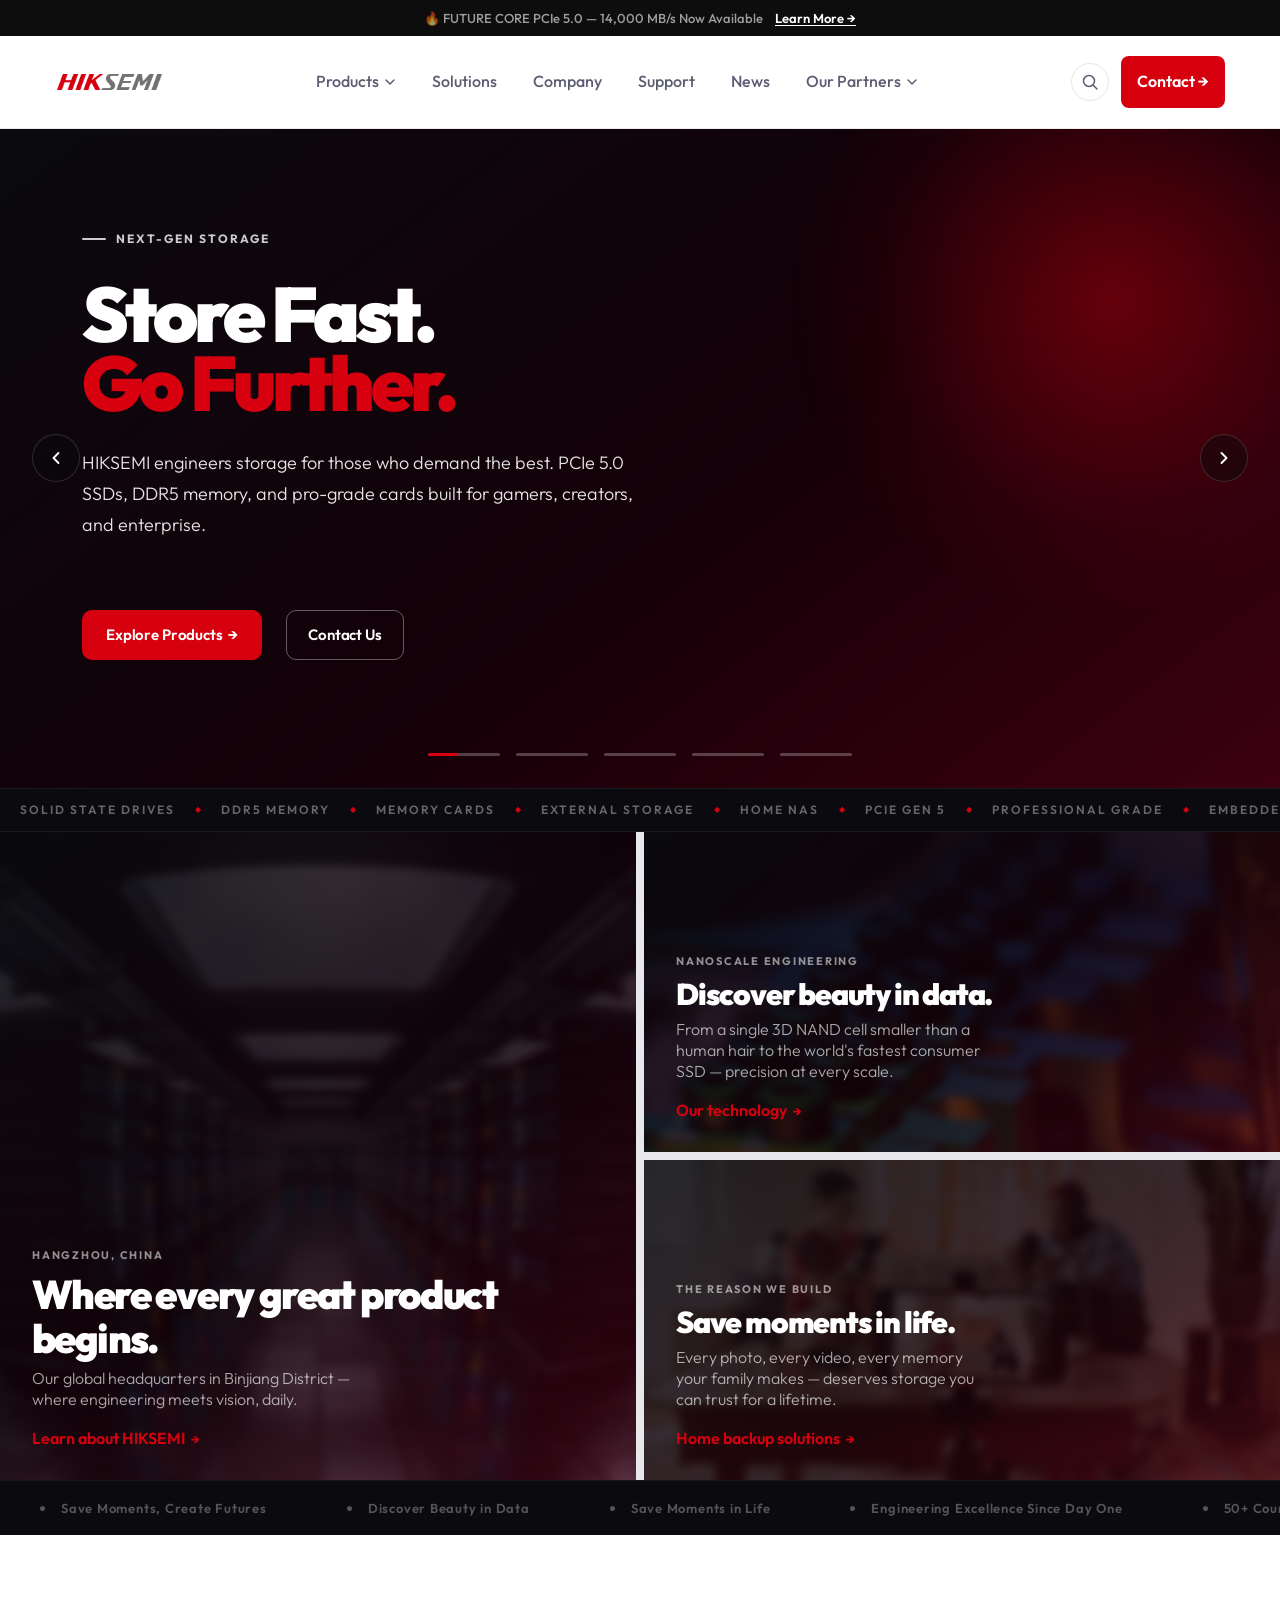
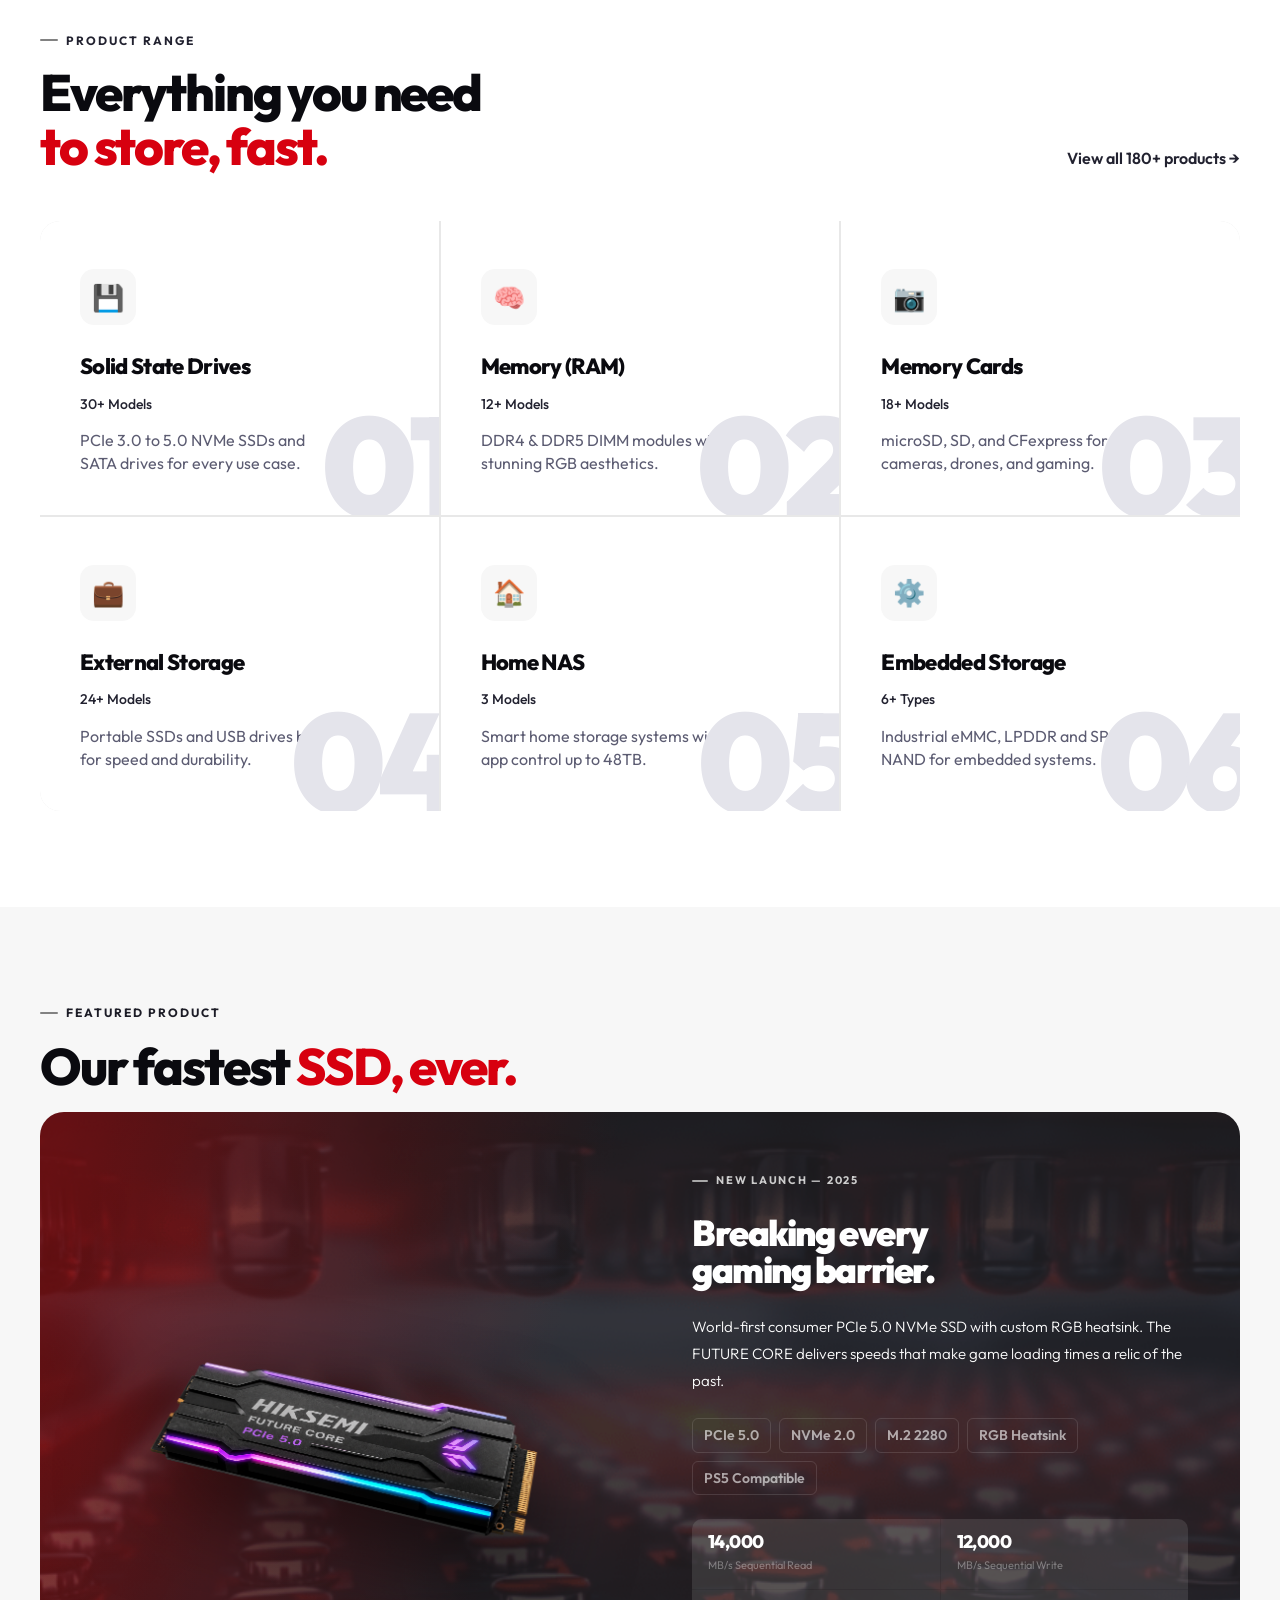
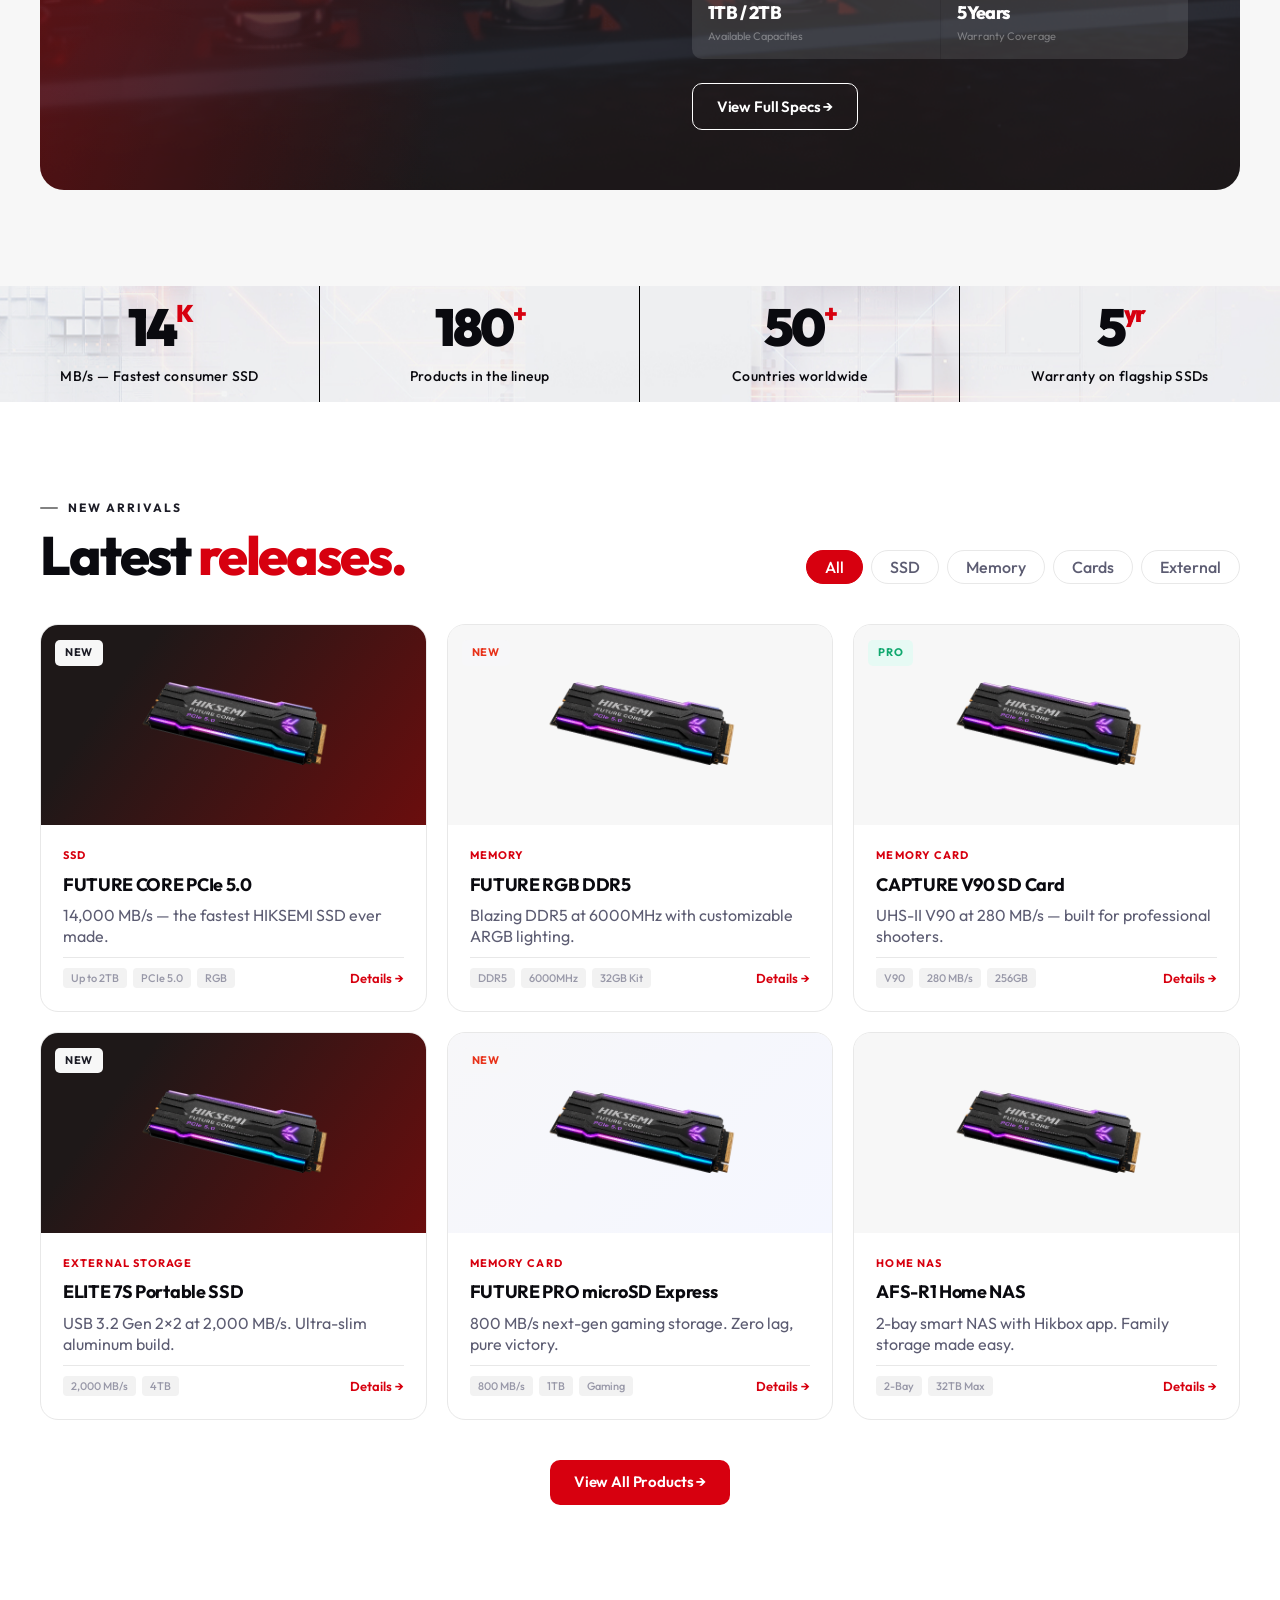
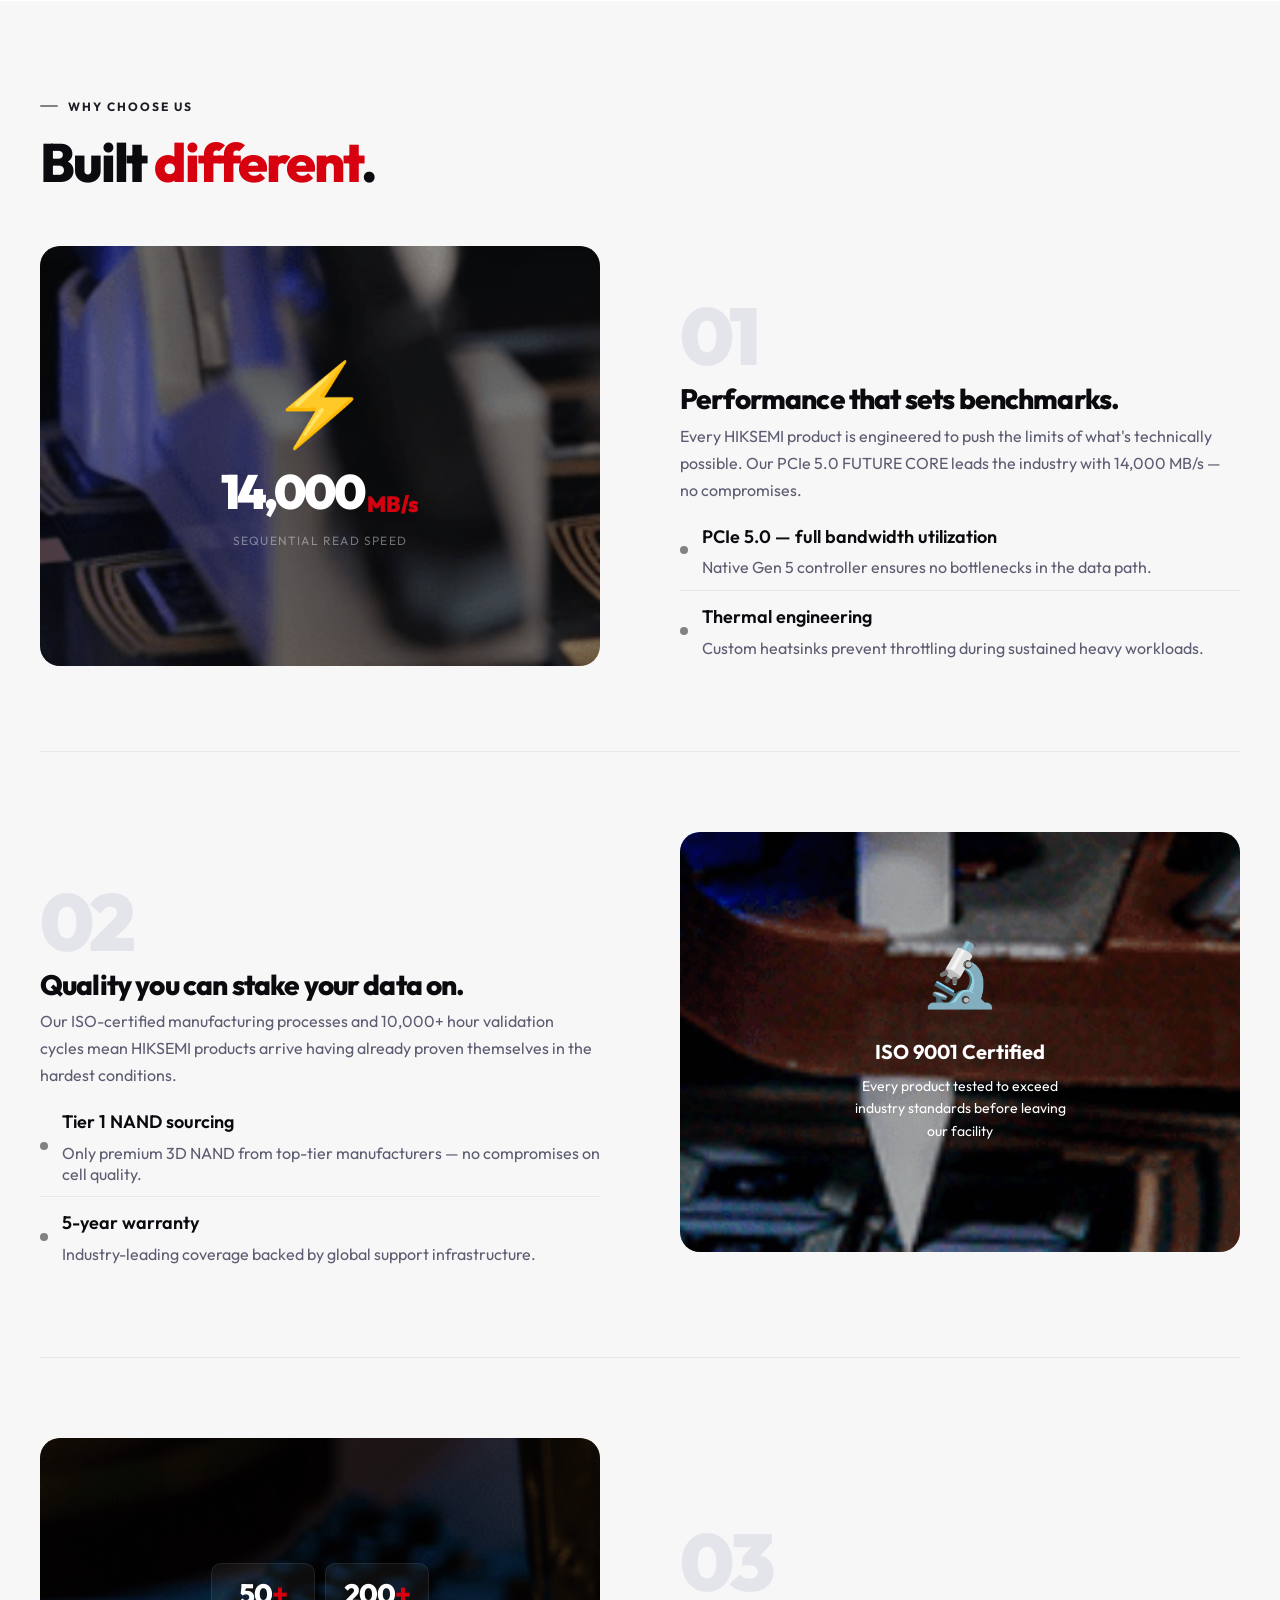
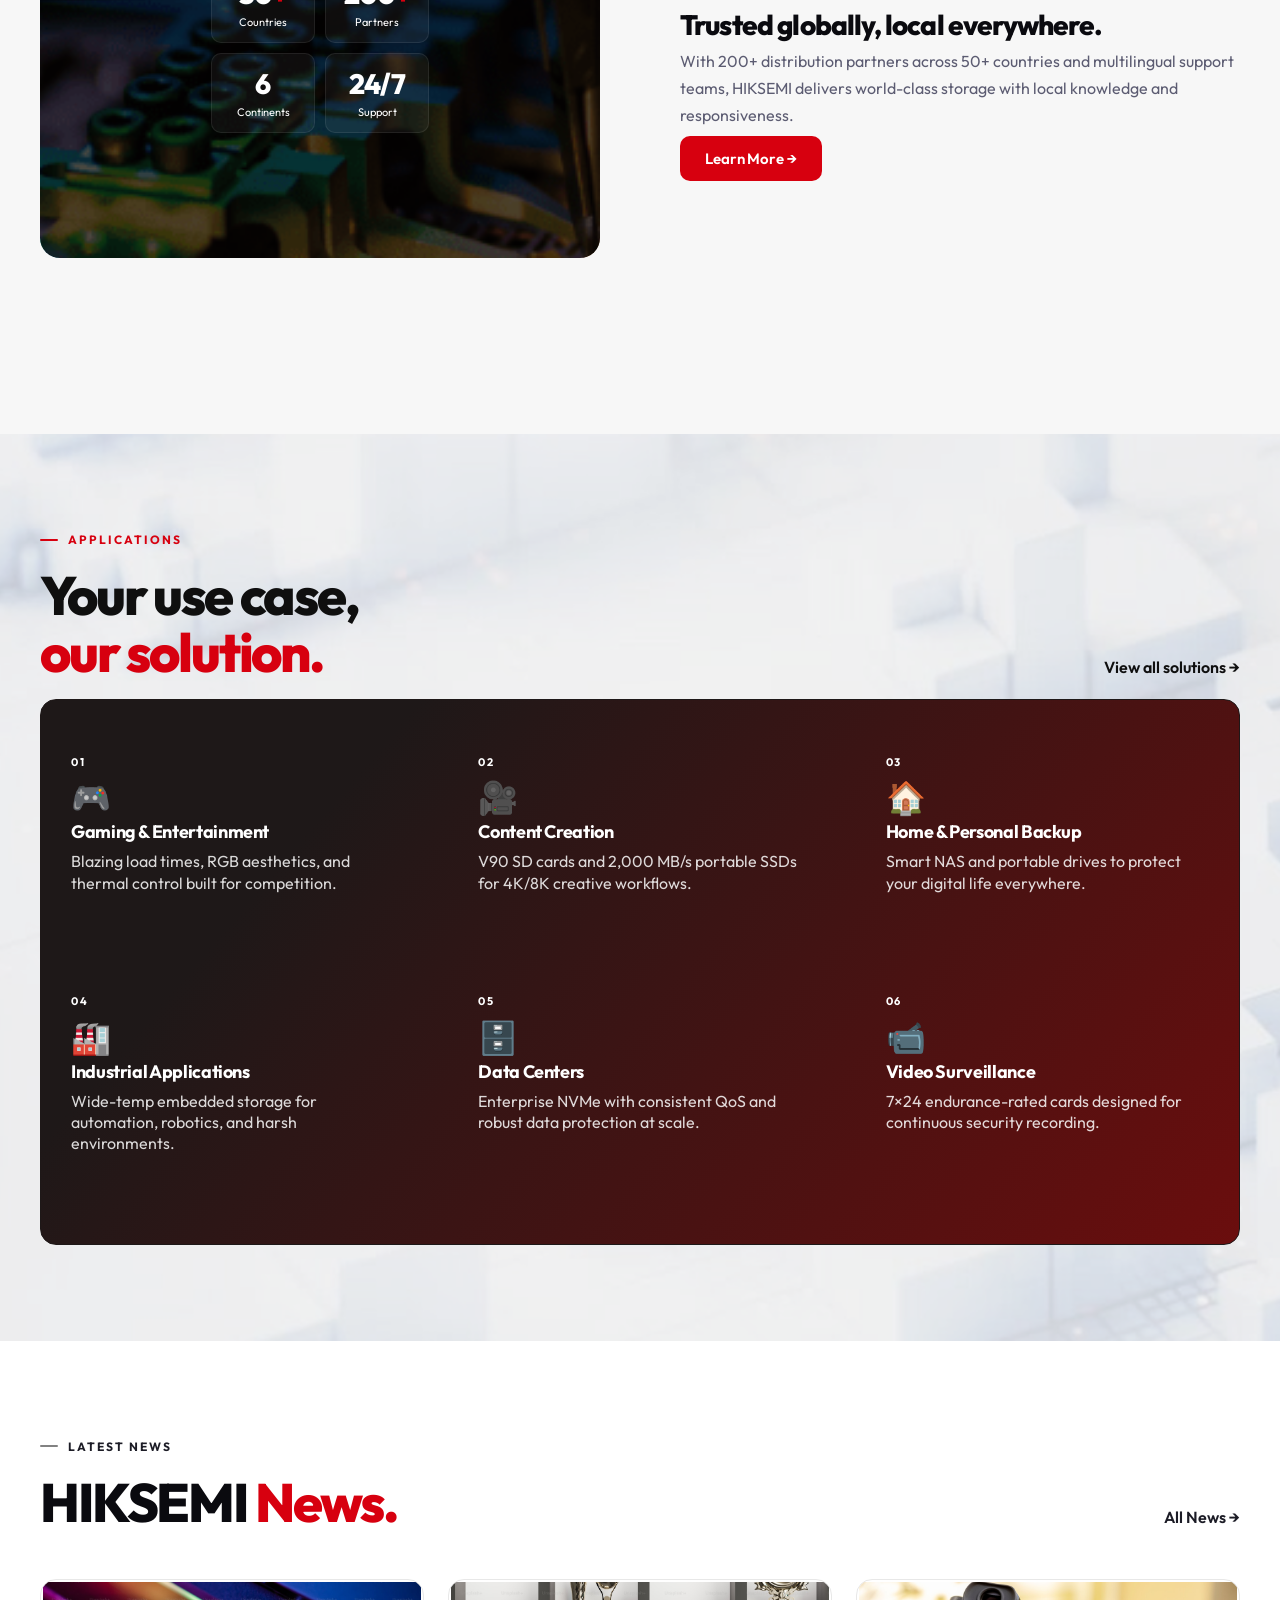
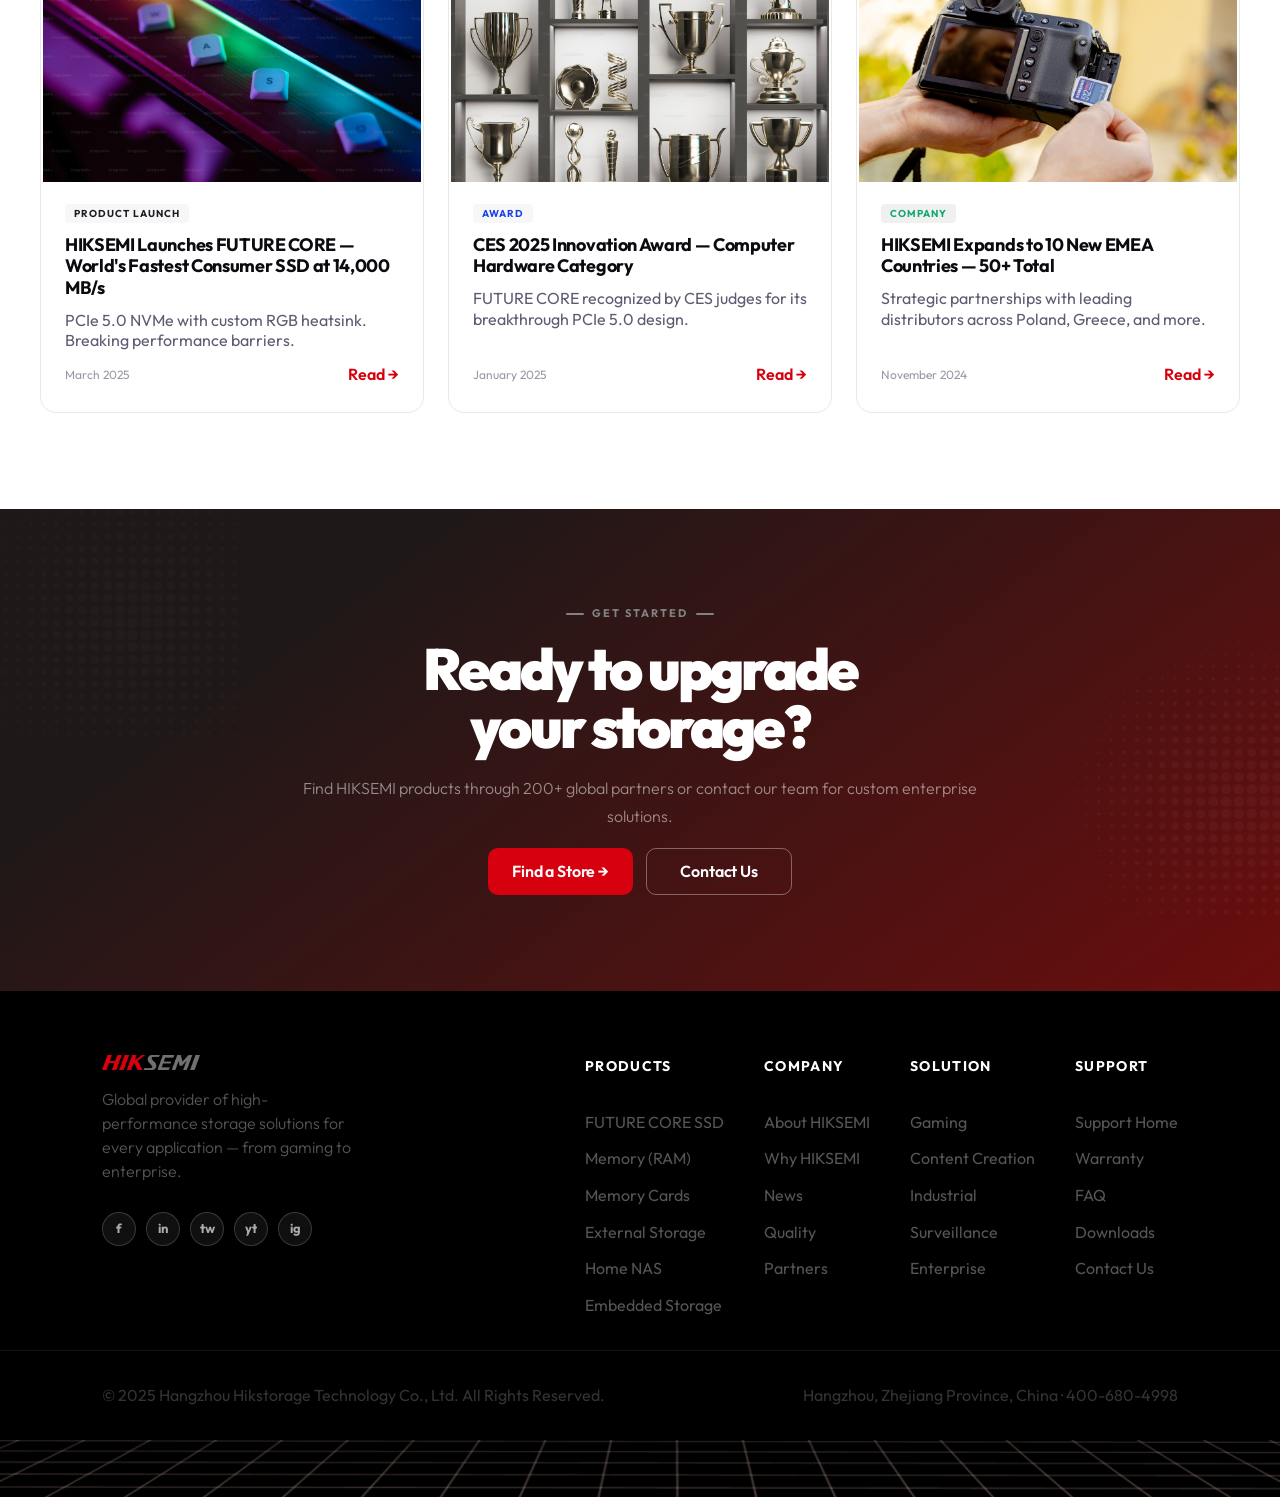
<file: index.html>
﻿<!DOCTYPE html>
<html lang="en">
<head>
  <meta charset="UTF-8" />
  <meta name="viewport" content="width=device-width, initial-scale=1.0" />
  <title>HIKSEMI – Store Fast. Go Further.</title>
  <link rel="preconnect" href="https://fonts.googleapis.com" />
  <link rel="preconnect" href="https://fonts.gstatic.com" crossorigin />
  <link href="https://fonts.googleapis.com/css2?family=Barlow:wght@300;400;500;600;700;800;900&family=Outfit:wght@300;400;500;600;700;800;900&display=swap" rel="stylesheet" />
  <link rel="stylesheet" href="css/styles.css" />
  <style>
    /* =============================================
       RESET & BASE
    ============================================= */
    *, *::before, *::after { box-sizing: border-box; margin: 0; padding: 0; }
    html { scroll-behavior: smooth; }
    body { font-family: 'Outfit', sans-serif; color: #0a0a0f; background: #fff; line-height: 1.6; overflow-x: hidden; }
    img { max-width: 100%; display: block; }
    a { text-decoration: none; color: inherit; }
    ul { list-style: none; }
    button { cursor: pointer; font-family: inherit; }

    /* =============================================
       VARIABLES
    ============================================= */
    :root {
      --red: #d7000f;
      --red-dark: #b5000d;
      --black: #0a0a0f;
      --steel: #1c1c26;
      --comet: #5c5c72;
      --muted: #9898a8;
      --border: #e8e8e8;
      --white: #ffffff;
      --inner: 1280px;
    }

    /* =============================================
       LAYOUT
    ============================================= */
    .wrap {
      width: 100%;
      max-width: var(--inner);
      margin: 0 auto;
      padding: 0 40px;
    }

    /* =============================================
       HERO
    ============================================= */
    .hero {
      background: linear-gradient(143deg, #0a0a0f 0%, #140008 55%, #3d0010 100%);
      min-height: 600px;
      display: flex;
      flex-direction: column;
      position: relative;
      overflow: hidden;
    }
    .hero::after {
      content: '';
      position: absolute;
      top: -180px; right: -180px;
      width: 700px; height: 700px;
      background: radial-gradient(circle, rgba(215,0,15,0.22) 0%, transparent 65%);
      pointer-events: none;
    }
    .hero-inner {
      max-width: 1920px;
      margin: 0 auto;
      padding: 100px 82px 80px;
      display: flex;
      align-items: flex-start;
      gap: 80px;
      flex: 1;
    }
    .hero-content { flex: 0 0 560px; }
    .hero-eyebrow { display: flex; align-items: center; gap: 10px; margin-bottom: 31px; }
    .hero-eyebrow-line { width: 24px; height: 2px; background: #ccc; border-radius: 1px; flex-shrink: 0; }
    .hero-eyebrow-text {
      font-family: 'Outfit', sans-serif;
      font-weight: 700;
      font-size: 12px;
      letter-spacing: 1.98px;
      color: #ccc;
      text-transform: uppercase;
    }
    .hero-h1 {
      font-family: 'Outfit', sans-serif;
      font-weight: 900;
      font-size: clamp(60px, 6vw, 90px);
      line-height: 0.9;
      letter-spacing: -4.1px;
      margin-bottom: 31px;
    }
    .hero-h1 .line1 { color: #fff; display: block; }
    .hero-h1 .line2 { color: #d7000f; display: block; }
    .hero-desc {
      font-family: 'Outfit', sans-serif;
      font-weight: 300;
      font-size: 18px;
      color: rgba(255,255,255,0.9);
      line-height: 1.7;
      margin-bottom: 70px;
    }
    .hero-btns { display: flex; gap: 24px; align-items: center; margin-bottom: 48px; }
    .hero-btn-primary {
      background: #d6000f;
      color: #fff;
      font-family: 'Outfit', sans-serif;
      font-weight: 600;
      font-size: 15px;
      letter-spacing: -0.15px;
      height: 50px;
      padding: 0 24px;
      border-radius: 10px;
      border: none;
      display: inline-flex;
      align-items: center;
      transition: background 0.2s, transform 0.15s;
      white-space: nowrap;
    }
    .hero-btn-primary:hover { background: #b5000d; transform: translateY(-1px); }
    .hero-btn-ghost {
      color: #fff;
      font-family: 'Outfit', sans-serif;
      font-weight: 600;
      font-size: 15px;
      letter-spacing: -0.15px;
      height: 50px;
      padding: 0 21px;
      border-radius: 10px;
      border: 1px solid rgba(255,255,255,0.35);
      background: transparent;
      display: inline-flex;
      align-items: center;
      transition: border-color 0.2s, background 0.2s;
    }
    .hero-btn-ghost:hover { border-color: rgba(255,255,255,0.6); background: rgba(255,255,255,0.05); }
    /* Slider structure */
    .hero-slider-viewport {
      flex: 1;
      overflow: hidden;
      position: relative;
      display: flex;
      flex-direction: column;
    }
    .hero-slider-track {
      display: flex;
      width: 500%;
      height: 100%;
      will-change: transform;
      transition: transform 0.8s cubic-bezier(0.25, 1, 0.5, 1);
    }

    /* Navigation arrows */
    .hero-arrow {
      position: absolute;
      top: 50%;
      transform: translateY(-50%);
      z-index: 3;
      width: 48px;
      height: 48px;
      border-radius: 50%;
      border: 1px solid rgba(255,255,255,0.14);
      background: rgba(10,10,15,0.45);
      backdrop-filter: blur(10px);
      -webkit-backdrop-filter: blur(10px);
      display: flex;
      align-items: center;
      justify-content: center;
      cursor: pointer;
      transition: background 0.22s, border-color 0.22s, transform 0.22s;
      flex-shrink: 0;
    }
    .hero-arrow:hover {
      background: rgba(215,0,15,0.22);
      border-color: rgba(215,0,15,0.45);
      transform: translateY(-50%) scale(1.08);
    }
    .hero-arrow svg { display: block; }
    .hero-arrow-left  { left: 32px; }
    .hero-arrow-right { right: 32px; }
    .hero-slide {
      width: 20%;
      flex-shrink: 0;
      display: flex;
      flex-direction: column;
      background:
        radial-gradient(350px circle at calc(100% - 170px) 170px, rgba(215,0,15,0.22) 0%, transparent 65%),
        linear-gradient(143deg, #0a0a0f 0%, #140008 55%, #3d0010 100%);
    }

    /* Indicator dots with progress bars */
    .hero-dots { display: flex; gap: 16px; align-items: center; position: absolute; bottom: 32px; left: 50%; transform: translateX(-50%); z-index: 2; }
    .hero-dot {
      width: 72px; height: 3px;
      border-radius: 8px;
      background: rgba(255,255,255,0.25);
      cursor: pointer;
      border: none;
      padding: 0;
      flex-shrink: 0;
      position: relative;
      overflow: hidden;
    }
    .hero-dot.active { background: rgba(255,255,255,0.25); }
    .hero-dot-progress {
      position: absolute;
      top: 0; left: 0;
      width: 0%;
      height: 100%;
      background: #d7000f;
      border-radius: 8px;
      pointer-events: none;
    }

    /* Hero visual */
    .hero-visual { flex: 1; display: flex; align-items: center; justify-content: center; position: relative; }
    .hero-video {
      width: 100%;
      max-width: 600px;
      display: block;
      mix-blend-mode: screen;
      flex-shrink: 0;
    }

    /* =============================================
       MARQUEE STRIP
    ============================================= */
    .marquee-strip {
      background: #0a0a0f;
      border-top: 1px solid rgba(255,255,255,0.06);
      border-bottom: 1px solid rgba(255,255,255,0.06);
      overflow: hidden;
      height: 44px;
      display: flex;
      align-items: center;
    }
    .marquee-track {
      display: flex;
      animation: marquee-scroll 28s linear infinite;
      white-space: nowrap;
      will-change: transform;
    }
    @keyframes marquee-scroll {
      0%   { transform: translateX(0); }
      100% { transform: translateX(-50%); }
    }
    .marquee-item { display: flex; align-items: center; flex-shrink: 0; }
    .marquee-text {
      font-family: 'Outfit', sans-serif;
      font-weight: 600;
      font-size: 12px;
      letter-spacing: 2px;
      text-transform: uppercase;
      color: rgba(255,255,255,0.38);
      padding: 0 20px;
    }
    .marquee-sep { color: #d7000f; font-size: 8px; flex-shrink: 0; }

    /* =============================================
       THREE-PANEL EDITORIAL
    ============================================= */
    .editorial-panels {
      display: grid;
      grid-template-columns: 1fr 1fr;
      grid-template-rows: 320px 320px;
      gap: 8px;
      background: #e8e8ec;
    }
    .ep-panel {
      background: #111;
      overflow: hidden;
      position: relative;
    }
    .ep-left { grid-row: 1 / span 2; }
    /* full-bleed background image with blur */
    .ep-photo-left,
    .ep-photo-right {
      position: absolute;
      inset: 0;
      width: 100%;
      height: 100%;
      object-fit: cover;
      z-index: 0;
      border-radius: 0;
      transform: scale(1.06);
      filter: blur(4px);
    }
    /* brand red-black gradient overlay */
    .ep-panel::after {
      content: '';
      position: absolute;
      inset: 0;
      background: linear-gradient(
        143deg,
        rgba(10,10,15,0.88) 0%,
        rgba(20,0,8,0.82) 55%,
        rgba(61,0,16,0.75) 100%
      );
      z-index: 1;
      pointer-events: none;
    }
    .ep-content {
      position: absolute;
      bottom: 0;
      left: 0;
      right: 0;
      padding: 28px 32px;
      display: flex;
      flex-direction: column;
      gap: 8px;
      z-index: 2;
    }
    .ep-label {
      font-family: 'Outfit', sans-serif;
      font-weight: 700;
      font-size: 11px;
      letter-spacing: 1.76px;
      color: rgba(255,255,255,0.55);
      text-transform: uppercase;
    }
    .ep-heading-lg {
      font-family: 'Outfit', sans-serif;
      font-weight: 900;
      font-size: 40px;
      color: #fff;
      letter-spacing: -1.6px;
      line-height: 44px;
      margin: 0;
    }
    .ep-heading-sm {
      font-family: 'Outfit', sans-serif;
      font-weight: 900;
      font-size: 30px;
      color: #fff;
      letter-spacing: -1.2px;
      line-height: 33px;
      margin: 0;
    }
    .ep-desc {
      font-family: 'Outfit', sans-serif;
      font-weight: 300;
      font-size: 16px;
      color: rgba(255,255,255,0.65);
      line-height: 21px;
      max-width: 320px;
    }
    .ep-link {
      display: inline-flex;
      align-items: center;
      gap: 6px;
      font-family: 'Outfit', sans-serif;
      font-weight: 600;
      font-size: 16px;
      color: #d7000f;
      text-decoration: none;
      padding-top: 8px;
      width: fit-content;
      transition: opacity 0.2s;
    }
    .ep-link:hover { opacity: 0.75; }
    .ep-link-arrow { font-weight: 700; font-size: 13px; }
    .ep-dot-pattern { display: none; }
    @media (max-width: 992px) {
      .editorial-panels {
        grid-template-columns: 1fr;
        grid-template-rows: auto auto auto;
      }
      .ep-left { grid-row: auto; min-height: 400px; }
      .ep-photo-left { width: 220px; height: 220px; bottom: 140px; }
    }
    @media (max-width: 600px) {
      .editorial-panels { gap: 4px; }
      .ep-heading-lg { font-size: 32px; line-height: 36px; }
      .ep-heading-sm { font-size: 24px; line-height: 28px; }
    }

    /* =============================================
       TICKER QUOTES
    ============================================= */
    .ticker-wrap {
      background: #0a0a0f;
      border-top: 1px solid rgba(255,255,255,0.05);
      padding: 21px 0 20px;
      overflow: hidden;
    }
    .ticker-track {
      display: flex;
      align-items: center;
      width: max-content;
      animation: ticker-scroll 28s linear infinite;
    }
    .ticker-item {
      display: flex;
      align-items: center;
      gap: 16px;
      padding: 0 40px;
      flex-shrink: 0;
    }
    .ticker-dot {
      width: 5px;
      height: 5px;
      background: #555;
      border-radius: 2.5px;
      flex-shrink: 0;
    }
    .ticker-text {
      font-family: 'Outfit', sans-serif;
      font-size: 13px;
      font-weight: 600;
      color: #555;
      letter-spacing: 0.78px;
      white-space: nowrap;
      line-height: 1;
    }
    @keyframes ticker-scroll {
      0%   { transform: translateX(0); }
      100% { transform: translateX(-50%); }
    }

    /* =============================================
       CATEGORIES GRID — "Everything you need to store, fast."
    ============================================= */
    .cats-section { background: #fff; padding: 96px 0; }
    .cats-header {
      display: flex;
      align-items: flex-end;
      justify-content: space-between;
      margin-bottom: 48px;
    }
    .cats-eyebrow { display: flex; align-items: center; gap: 8px; margin-bottom: 16px; }
    .cats-eyebrow-line { width: 18px; height: 2px; background: #828282; border-radius: 1px; flex-shrink: 0; }
    .cats-eyebrow-text {
      font-weight: 700;
      font-size: 12px;
      letter-spacing: 1.9775px;
      color: #222230;
      text-transform: uppercase;
    }
    .cats-heading {
      font-weight: 800;
      font-size: clamp(38px, 4vw, 54px);
      line-height: 1.05;
      letter-spacing: -2.16px;
      color: #0a0a0f;
      margin: 0;
    }
    .cats-heading span { color: #d7000f; display: block; }
    .cats-view-all {
      font-weight: 600;
      font-size: 16px;
      color: #222230;
      text-decoration: none;
      white-space: nowrap;
      flex-shrink: 0;
      padding-bottom: 2px;
      transition: color 0.2s;
    }
    .cats-view-all:hover { color: #d7000f; }
    .cats-grid-wrap {
      background: #e8e8e8;
      border-radius: 20px;
      overflow: hidden;
    }
    .cats-grid {
      display: grid;
      grid-template-columns: repeat(3, 1fr);
      gap: 2px;
    }
    .cats-card {
      background: #fff;
      overflow: hidden;
      position: relative;
      padding: 48px 40px 40px;
      text-decoration: none;
      display: block;
      min-height: 287px;
      transition: background 0.2s;
    }
    .cats-card:hover { background: #fafafa; }
    .cats-card-icon {
      width: 56px;
      height: 56px;
      background: #f7f7f7;
      border-radius: 14px;
      display: flex;
      align-items: center;
      justify-content: center;
      font-size: 26px;
      margin-bottom: 24px;
      flex-shrink: 0;
    }
    .cats-card-name {
      font-weight: 800;
      font-size: 22px;
      color: #0a0a0f;
      letter-spacing: -0.66px;
      margin-bottom: 8px;
    }
    .cats-card-count {
      font-weight: 500;
      font-size: 14px;
      color: #222230;
      margin-bottom: 14px;
    }
    .cats-card-desc {
      font-weight: 400;
      font-size: 16px;
      color: #5c5c72;
      line-height: 23.1px;
      max-width: 260px;
    }
    .cats-card-num {
      position: absolute;
      bottom: -20px;
      right: -18px;
      font-weight: 900;
      font-size: 140px;
      color: #e4e4eb;
      letter-spacing: -8.4px;
      line-height: 140px;
      pointer-events: none;
      user-select: none;
    }

    /* =============================================
       FEATURED PRODUCT SHOWCASE — "Our fastest SSD, ever."
    ============================================= */
    .fp-section { background: #f7f7f7; padding: 96px 0; }
    .fp-eyebrow { display: flex; align-items: center; gap: 8px; margin-bottom: 18px; }
    .fp-eyebrow-line { width: 18px; height: 2px; background: #828282; border-radius: 1px; flex-shrink: 0; }
    .fp-eyebrow-text {
      font-weight: 700;
      font-size: 12px;
      letter-spacing: 1.9775px;
      color: #1c1c26;
      text-transform: uppercase;
    }
    .fp-heading {
      font-weight: 800;
      font-size: clamp(38px, 4vw, 54px);
      line-height: 1.05;
      letter-spacing: -2.16px;
      color: #0a0a0f;
      margin: 0 0 18px;
    }
    .fp-heading span { color: #d7000f; }
    .fp-card {
      position: relative;
      border-radius: 24px;
      overflow: hidden;
      min-height: 540px;
      display: flex;
    }
    .fp-card-bg {
      position: absolute;
      inset: 0;
      background: linear-gradient(106.62deg, rgb(117,12,12) 1.95%, rgb(30,24,24) 41.74%);
    }
    .fp-card-bg-img {
      position: absolute;
      inset: 0;
      width: 100%;
      height: 100%;
      object-fit: cover;
      opacity: 0.16;
      display: block;
    }
    /* Left visual half */
    .fp-left {
      flex: 0 0 50%;
      position: relative;
      overflow: hidden;
      display: flex;
      align-items: center;
      justify-content: center;
      padding: 40px;
      min-height: 540px;
    }
    .fp-product-img {
      width: 100%;
      max-width: 420px;
      height: auto;
      object-fit: contain;
      display: block;
      position: relative;
      z-index: 2;
      filter: drop-shadow(0 32px 48px rgba(0,0,0,0.6));
    }
    /* Right content half */
    .fp-right {
      flex: 0 0 50%;
      position: relative;
      z-index: 1;
      padding: 60px 52px;
      display: flex;
      flex-direction: column;
      gap: 24px;
      justify-content: center;
    }
    .fp-inner-eyebrow { display: flex; align-items: center; gap: 8px; }
    .fp-inner-eyebrow-line { width: 16px; height: 2px; background: #a8a8a8; border-radius: 1px; flex-shrink: 0; }
    .fp-inner-eyebrow-text {
      font-weight: 700;
      font-size: 11px;
      color: #ccc;
      letter-spacing: 1.76px;
      text-transform: uppercase;
    }
    .fp-inner-heading {
      font-weight: 900;
      font-size: 36px;
      color: #fff;
      letter-spacing: -1.44px;
      line-height: 37.8px;
      margin: 0;
    }
    .fp-desc {
      font-weight: 300;
      font-size: 15px;
      color: #fff;
      line-height: 27px;
      margin: 0;
    }
    .fp-tags { display: flex; gap: 8px; flex-wrap: wrap; }
    .fp-tag {
      border: 1px solid rgba(255,255,255,0.12);
      border-radius: 6px;
      padding: 5px 11px;
      font-weight: 600;
      font-size: 14px;
      color: rgba(255,255,255,0.6);
      white-space: nowrap;
    }
    .fp-stats {
      display: grid;
      grid-template-columns: 1fr 1fr;
      gap: 1px;
      background: rgba(255,255,255,0.08);
      border-radius: 10px;
      overflow: hidden;
    }
    .fp-stat {
      background: rgba(255,255,255,0.03);
      padding: 14px 16px;
    }
    .fp-stat-val {
      font-weight: 800;
      font-size: 18px;
      color: #fff;
      letter-spacing: -0.54px;
      line-height: 18px;
      margin-bottom: 6px;
    }
    .fp-stat-lbl {
      font-weight: 400;
      font-size: 11px;
      color: rgba(255,255,255,0.35);
    }
    .fp-btn {
      display: inline-flex;
      align-items: center;
      justify-content: center;
      width: 166px;
      height: 47px;
      border: 1px solid #fff;
      border-radius: 10px;
      font-weight: 600;
      font-size: 15px;
      color: #fff;
      letter-spacing: -0.15px;
      text-decoration: none;
      transition: background 0.2s;
    }
    .fp-btn:hover { background: rgba(255,255,255,0.1); }

    /* =============================================
       STATS BAR
    ============================================= */
    .stats-bar {
      position: relative;
      overflow: hidden;
    }
    .stats-bar::before {
      content: '';
      position: absolute;
      inset: 0;
      background-image: url('images/stats-bg.jpg');
      background-size: cover;
      background-position: center;
    }
    .stats-bar::after {
      content: '';
      position: absolute;
      inset: 0;
      background: rgba(0,0,0,0.04);
    }
    .stats-grid {
      display: flex;
      align-items: center;
      position: relative;
      z-index: 1;
      max-width: var(--inner);
      margin: 0 auto;
    }
    .stat-item {
      flex: 0 0 25%;
      display: flex;
      flex-direction: column;
      align-items: center;
      justify-content: center;
      height: 116px;
      padding: 0 20px;
      text-align: center;
      border-right: 1px solid #000;
    }
    .stat-item:last-child { border-right: none; }
    .stat-value {
      font-weight: 900;
      font-size: 52px;
      color: #0a0a0f;
      letter-spacing: -2.6px;
      line-height: 52px;
      margin-bottom: 8px;
    }
    .stat-value span {
      font-size: 24px;
      color: #d7000f;
      font-weight: 900;
      letter-spacing: -2.6px;
      vertical-align: top;
      line-height: 24px;
    }
    .stat-label {
      font-weight: 500;
      font-size: 14px;
      color: #0a0a0f;
      text-align: center;
      letter-spacing: 0.39px;
    }

    /* =============================================
       NEW ARRIVALS / LATEST RELEASES
    ============================================= */
    .latest-section { padding: 96px 0; background: #fff; }
    .latest-top {
      display: flex;
      align-items: flex-end;
      justify-content: space-between;
      margin-bottom: 40px;
    }
    .latest-eyebrow {
      display: flex;
      align-items: center;
      gap: 10px;
      margin-bottom: 10px;
    }
    .latest-eyebrow-line { width: 18px; height: 2px; background: #828282; border-radius: 1px; flex-shrink: 0; }
    .latest-eyebrow-text {
      font-weight: 700;
      font-size: 12px;
      letter-spacing: 1.9775px;
      color: #1c1c26;
      text-transform: uppercase;
    }
    .latest-heading {
      font-weight: 800;
      font-size: 54px;
      letter-spacing: -2.16px;
      line-height: 56.7px;
      color: #0a0a0f;
      margin: 0;
    }
    .latest-heading span { color: #d7000f; }
    .latest-filters {
      display: flex;
      gap: 8px;
      flex-shrink: 0;
    }
    .filter-tab {
      height: 34px;
      padding: 0 18px;
      font-weight: 500;
      font-size: 16px;
      border-radius: 100px;
      border: 1px solid #e8e8e8;
      background: #fff;
      color: #5c5c72;
      cursor: pointer;
      white-space: nowrap;
      transition: background 0.2s, color 0.2s, border-color 0.2s;
    }
    .filter-tab.active { background: #d7000f; color: #fff; border-color: #d7000f; }
    .filter-tab:hover:not(.active) { border-color: #9898a8; color: #1c1c26; }
    .latest-grid {
      display: grid;
      grid-template-columns: repeat(3, 1fr);
      gap: 20px;
    }
    .na-card {
      border: 1px solid #e8e8e8;
      border-radius: 18px;
      background: #fff;
      overflow: hidden;
      display: flex;
      flex-direction: column;
      transition: box-shadow 0.25s, transform 0.25s;
    }
    .na-card:hover { box-shadow: 0 8px 32px rgba(0,0,0,0.1); transform: translateY(-2px); }
    .na-img {
      height: 200px;
      position: relative;
      overflow: hidden;
      display: flex;
      align-items: center;
      justify-content: center;
      flex-shrink: 0;
    }
    .na-img-dark { background: linear-gradient(125.67deg, rgb(30,24,24) 22.83%, rgb(117,12,12) 110.15%); }
    .na-img-gray { background: #f7f7f7; }
    .na-img-light { background: linear-gradient(135deg, #f7f7f9 0%, #f5f7ff 100%); }
    .na-img-label {
      font-weight: 800;
      font-size: 13px;
      letter-spacing: 1px;
      color: rgba(255,255,255,0.18);
      text-align: center;
      padding: 0 20px;
    }
    .na-img-gray .na-img-label,
    .na-img-light .na-img-label { color: rgba(0,0,0,0.12); }
    .na-product-img { width: 200px; height: 110px; object-fit: contain; display: block; }
    .na-badge {
      position: absolute;
      top: 15px;
      left: 14px;
      font-weight: 700;
      font-size: 11px;
      letter-spacing: 0.66px;
      text-transform: uppercase;
      padding: 4px 10px;
      border-radius: 5px;
      z-index: 1;
    }
    .na-badge-new       { background: #f7f7f7; color: #1c1c26; }
    .na-badge-new-light { background: #f7f7f9; color: #e8321a; }
    .na-badge-pro       { background: #e6faf4; color: #0fa86e; }
    .na-body {
      padding: 22px;
      display: flex;
      flex-direction: column;
      gap: 10px;
      flex: 1;
    }
    .na-cat  { font-weight: 700; font-size: 11px; letter-spacing: 1.1px; text-transform: uppercase; color: #d7000f; }
    .na-name { font-weight: 700; font-size: 18px; letter-spacing: -0.32px; line-height: 20.8px; color: #0a0a0f; }
    .na-desc { font-weight: 400; font-size: 16px; line-height: 20.8px; color: #5c5c72; flex: 1; }
    .na-footer {
      display: flex;
      align-items: center;
      justify-content: space-between;
      border-top: 1px solid #e8e8e8;
      padding-top: 10px;
    }
    .na-tags { display: flex; gap: 6px; flex-wrap: wrap; }
    .na-tag  { height: 20px; padding: 0 8px; background: #f2f2f2; border-radius: 4px; font-size: 11px; font-weight: 500; color: #9898a8; line-height: 20px; white-space: nowrap; }
    .na-cta  { font-size: 13px; font-weight: 600; color: #d7000f; white-space: nowrap; flex-shrink: 0; }
    .latest-view-all { text-align: center; margin-top: 40px; }
    .latest-view-all a {
      display: inline-flex;
      align-items: center;
      justify-content: center;
      width: 180px;
      height: 45px;
      background: #d7000f;
      color: #fff;
      border-radius: 10px;
      font-size: 15px;
      font-weight: 600;
      letter-spacing: -0.15px;
      text-decoration: none;
      transition: opacity 0.2s;
    }
    .latest-view-all a:hover { opacity: 0.88; }

    /* =============================================
       WHY HIKSEMI — "Built different."
    ============================================= */
    .why-section { padding: 96px 0; background: #f7f7f7; }
    .why-eyebrow { display: flex; align-items: center; gap: 10px; margin-bottom: 18px; }
    .why-eyebrow-line { width: 18px; height: 2px; background: #828282; border-radius: 1px; flex-shrink: 0; }
    .why-eyebrow-text { font-weight: 700; font-size: 12px; letter-spacing: 1.9775px; color: #1c1c26; text-transform: uppercase; }
    .why-heading { font-weight: 800; font-size: 54px; letter-spacing: -2.16px; line-height: 56.7px; color: #0a0a0f; margin: 0 0 18px; }
    .why-heading span { color: #d7000f; }
    .why-blocks { display: flex; flex-direction: column; }
    .why-block {
      display: flex;
      gap: 80px;
      align-items: flex-start;
      padding: 80px 0;
      border-top: 1px solid #e8e8e8;
    }
    .why-block:first-child { border-top: none; padding-top: 38px; }
    /* Block 2 HTML order (content → image) naturally achieves left/right alternation without row-reverse */
    .why-block-image {
      flex: 0 0 calc(50% - 40px);
      aspect-ratio: 600 / 450;
      border-radius: 20px;
      overflow: hidden;
      position: relative;
    }
    .why-block-image img {
      position: absolute; inset: 0;
      width: 100%; height: 100%;
      object-fit: cover; display: block;
    }
    .why-block-image-overlay { position: absolute; inset: 0; border-radius: 20px; }
    .why-block-image-center {
      position: absolute;
      top: 50%; left: 50%;
      transform: translate(-50%, -50%);
      text-align: center;
      width: 100%;
    }
    /* Block 1 — speed overlay */
    .why-speed-emoji { font-size: 80px; line-height: 1; display: block; margin-bottom: 24px; }
    .why-speed-row { display: inline-flex; align-items: flex-end; gap: 4px; }
    .why-speed-num {
      font-weight: 900; font-size: 48px; color: #fff;
      letter-spacing: -2.4px; line-height: 48px;
    }
    .why-speed-unit {
      font-size: 22px; font-weight: 900; color: #d7000f;
      line-height: 22px;
    }
    .why-speed-label {
      display: block; margin-top: 14px;
      font-size: 12px; font-weight: 400;
      color: rgba(255,255,255,0.4);
      letter-spacing: 1.2px; text-transform: uppercase;
    }
    /* Block 2 — ISO overlay */
    .why-cert-emoji  { font-size: 64px; line-height: 1; display: block; margin-bottom: 31px; }
    .why-cert-title  { font-size: 20px; font-weight: 700; color: #fff; margin-bottom: 7px; }
    .why-cert-desc   { font-size: 14px; font-weight: 400; color: #fff; line-height: 22.4px; max-width: 220px; margin: 0 auto; }
    /* Block 3 — global stats grid overlay */
    .why-stats-grid {
      display: grid; grid-template-columns: 1fr 1fr;
      gap: 10px; width: 218px; margin: 0 auto;
    }
    .why-stat-card {
      background: rgba(255,255,255,0.05);
      border: 1px solid rgba(255,255,255,0.08);
      border-radius: 10px; padding: 16px;
      height: 80px; box-sizing: border-box;
    }
    .why-stat-val { font-size: 28px; font-weight: 800; color: #fff; letter-spacing: -0.84px; line-height: 28px; }
    .why-stat-val span { color: #d7000f; }
    .why-stat-lbl  { font-size: 11px; font-weight: 400; color: #fff; margin-top: 6px; }
    /* Content column */
    .why-block-content {
      flex: 0 0 calc(50% - 40px);
      padding-top: 50px;
      display: flex; flex-direction: column;
    }
    .why-block:nth-child(3) .why-block-content { padding-top: 84px; }
    .why-block-num {
      font-size: 80px; font-weight: 900;
      color: #e4e4eb; letter-spacing: -4.8px; line-height: 80px;
      margin-bottom: 7px;
    }
    .why-block-title {
      font-size: 28px; font-weight: 800;
      letter-spacing: -0.84px; line-height: 32.2px;
      color: #0a0a0f; margin-bottom: 7px;
    }
    .why-block-desc {
      font-size: 16px; font-weight: 400;
      color: #5c5c72; line-height: 27px;
      margin-bottom: 7px;
    }
    .why-bullets { display: flex; flex-direction: column; }
    .why-bullet {
      display: flex; gap: 14px; align-items: center;
      padding: 12px 0; border-bottom: 1px solid #e8e8e8;
    }
    .why-bullet:last-child { border-bottom: none; }
    .why-bullet-dot {
      width: 8px; height: 8px; background: #828282;
      border-radius: 50%; flex-shrink: 0;
    }
    .why-bullet-body { display: flex; flex-direction: column; gap: 6px; }
    .why-bullet-title { font-size: 18px; font-weight: 600; color: #0a0a0f; }
    .why-bullet-desc  { font-size: 16px; font-weight: 400; color: #5c5c72; line-height: 20.8px; }
    .why-block-btn {
      display: inline-flex; align-items: center; justify-content: center;
      height: 45px; width: 142px;
      background: #d7000f; color: #fff;
      border-radius: 10px; font-size: 15px;
      font-weight: 600; letter-spacing: -0.15px;
      text-decoration: none; margin-top: 0;
      transition: opacity 0.2s;
    }
    .why-block-btn:hover { opacity: 0.88; }

    /* =============================================
       EDITORIAL DARK SECTION
    ============================================= */
    .editorial-section {
      position: relative;
      min-height: 500px;
      overflow: hidden;
      background: #0a0a0f;
      display: flex;
      align-items: center;
    }
    .editorial-bg {
      position: absolute;
      inset: 0;
      width: 100%;
      height: 100%;
      object-fit: cover;
      opacity: 0.3;
      display: block;
    }
    .editorial-overlay {
      position: absolute;
      inset: 0;
      background: linear-gradient(90deg, rgba(10,10,15,0.95) 35%, rgba(10,10,15,0.4) 100%);
    }
    .editorial-content {
      position: relative;
      z-index: 2;
      padding: 80px 0;
    }
    .editorial-eyebrow { display: flex; align-items: center; gap: 10px; margin-bottom: 20px; }
    .editorial-eyebrow-line { width: 18px; height: 1px; background: rgba(255,255,255,0.25); flex-shrink: 0; }
    .editorial-eyebrow-text {
      font-weight: 700;
      font-size: 12px;
      letter-spacing: 2px;
      color: rgba(255,255,255,0.45);
      text-transform: uppercase;
    }
    .editorial-heading {
      font-weight: 800;
      font-size: clamp(36px, 4vw, 56px);
      color: #fff;
      letter-spacing: -2px;
      line-height: 1.05;
      margin-bottom: 20px;
      max-width: 560px;
    }
    .editorial-heading span { color: #d7000f; }
    .editorial-desc {
      font-weight: 300;
      font-size: 17px;
      color: rgba(255,255,255,0.52);
      line-height: 1.7;
      max-width: 460px;
      margin-bottom: 36px;
    }
    .editorial-btn {
      display: inline-flex;
      align-items: center;
      gap: 8px;
      height: 50px;
      padding: 0 28px;
      background: #d7000f;
      border-radius: 10px;
      font-size: 16px;
      font-weight: 600;
      color: #fff;
      width: fit-content;
      transition: background 0.2s;
    }
    .editorial-btn:hover { background: #b5000d; }

    /* =============================================
       SOLUTIONS — "Your use case, our solution."
    ============================================= */
    .solutions-section { position: relative; padding: 96px 0; background: #fff; overflow: hidden; }
    .solutions-section::before {
      content: ''; position: absolute; inset: 0;
      background-image: url('images/solutions-bg.jpg');
      background-size: cover; background-position: center; opacity: 0.37;
    }
    .solutions-section::after { content: ''; position: absolute; inset: 0; background: rgba(0,0,0,0.05); }
    .solutions-section .wrap { position: relative; z-index: 1; }
    .solutions-eyebrow { display: flex; align-items: center; gap: 10px; margin-bottom: 18px; }
    .solutions-eyebrow-line { width: 18px; height: 2px; background: #d7000f; border-radius: 1px; flex-shrink: 0; }
    .solutions-eyebrow-text { font-weight: 700; font-size: 12px; letter-spacing: 1.9775px; color: #d7000f; text-transform: uppercase; }
    .solutions-top { display: flex; align-items: flex-end; justify-content: space-between; margin-bottom: 18px; }
    .solutions-heading { font-weight: 800; font-size: 54px; color: #0f0f0f; letter-spacing: -2.16px; line-height: 56.7px; }
    .solutions-heading span { color: #d7000f; }
    .solutions-view-all { font-weight: 600; font-size: 16px; color: #0f0f0f; text-decoration: none; white-space: nowrap; transition: opacity 0.2s; }
    .solutions-view-all:hover { opacity: 0.7; }
    .solutions-cards {
      background: linear-gradient(130.56deg, rgb(30,24,24) 22.83%, rgb(117,12,12) 110.15%);
      border: 1px solid #1e1818; border-radius: 16px; overflow: hidden;
      display: flex; flex-direction: column; padding: 34px 0; gap: 24px;
    }
    .solutions-row { display: flex; gap: 24px; }
    .solution-card { flex: 1; padding: 20px 30px; display: flex; flex-direction: column; gap: 10px; }
    .solution-num { font-size: 11px; font-weight: 700; color: #fff; letter-spacing: 1.54px; }
    .solution-emoji { font-size: 32px; line-height: 1; }
    .solution-name { font-size: 18px; font-weight: 700; color: #fff; letter-spacing: -0.36px; line-height: 1; }
    .solution-desc { font-size: 16px; font-weight: 400; color: rgba(255,255,255,0.84); line-height: 21.45px; }
    .solution-arrow { height: 25px; opacity: 0; font-size: 18px; font-weight: 400; color: #1c1c26; line-height: 25px; }

    /* =============================================
       NEWS — "HIKSEMI News."
    ============================================= */
    .news-section { padding: 96px 0; background: #fff; }
    .news-header {
      display: flex;
      align-items: flex-end;
      justify-content: space-between;
      margin-bottom: 48px;
    }
    .news-eyebrow { display: flex; align-items: center; gap: 10px; margin-bottom: 18px; }
    .news-eyebrow-line { width: 18px; height: 2px; background: #828282; border-radius: 1px; flex-shrink: 0; }
    .news-eyebrow-text { font-weight: 700; font-size: 12px; letter-spacing: 1.9775px; color: #1c1c26; text-transform: uppercase; }
    .news-heading { font-weight: 800; font-size: 54px; letter-spacing: -2.16px; line-height: 56.7px; color: #0a0a0f; }
    .news-heading span { color: #d7000f; }
    .news-all-link {
      font-size: 16px;
      font-weight: 600;
      color: #1c1c26;
      white-space: nowrap;
      flex-shrink: 0;
      text-decoration: none;
      transition: opacity 0.2s;
    }
    .news-all-link:hover { opacity: 0.7; }
    .news-grid { display: grid; grid-template-columns: repeat(3, 1fr); gap: 24px; }
    .news-card {
      border: 1px solid #e8e8e8;
      border-radius: 16px;
      overflow: hidden;
      display: flex;
      flex-direction: column;
      padding: 2px;
      text-decoration: none;
      color: inherit;
    }
    .news-img { height: 200px; width: 100%; object-fit: cover; display: block; flex-shrink: 0; }
    .news-body {
      padding: 22px;
      display: flex;
      flex-direction: column;
      justify-content: space-between;
      gap: 11px;
      flex: 1;
    }
    .news-content { display: flex; flex-direction: column; gap: 11px; }
    .news-tag {
      display: inline-block;
      height: 19px;
      padding: 0 9px;
      border-radius: 4px;
      font-size: 10px;
      font-weight: 700;
      letter-spacing: 1px;
      text-transform: uppercase;
      line-height: 19px;
      width: fit-content;
    }
    .news-tag-red   { background: #f7f7f7; color: #1c1c26; }
    .news-tag-amber { background: #f7f7f7; color: #1a40e8; }
    .news-tag-green { background: #f0f0f0; color: #0fa86e; }
    .news-title { font-weight: 700; font-size: 18px; color: #0a0a0f; letter-spacing: -0.32px; line-height: 21.6px; }
    .news-excerpt { font-size: 16px; font-weight: 400; color: #5c5c72; line-height: 20.8px; }
    .news-footer { display: flex; align-items: center; justify-content: space-between; }
    .news-date { font-size: 12px; font-weight: 400; color: #9898a8; }
    .news-read { font-size: 16px; font-weight: 600; color: #d7000f; }


    /* =============================================
       RESPONSIVE
    ============================================= */
    @media (max-width: 1100px) {
      .nav-wrap { padding: 16px 32px; }
      .hero-inner { padding: 100px 5% 70px; gap: 40px; }
      .hero-content { flex: 0 0 460px; }
      .hero-video { max-width: 460px; }
    }
    @media (max-width: 992px) {
      .hero-inner { flex-direction: column; align-items: flex-start; padding: 80px 5% 60px; }
      .hero-content { flex: none; }
      .hero-video { max-width: 420px; }
      .fp-card { flex-direction: column; }
      .fp-left { flex: none; min-height: 360px; }
      .fp-right { flex: none; }
      .why-block { flex-direction: column; gap: 32px; }
      .why-block-image { flex: none; width: 100%; aspect-ratio: 600 / 360; }
      .why-block-content { flex: none; width: 100%; padding-top: 0; }
      .why-block:nth-child(3) .why-block-content { padding-top: 0; }
      .why-heading { font-size: 40px; line-height: 1.1; }
      /* cats-grid removed */
      .cats-grid { grid-template-columns: repeat(2, 1fr); }
      .latest-top { flex-wrap: wrap; gap: 20px; }
      .latest-grid { grid-template-columns: repeat(2, 1fr); }
      .news-grid { grid-template-columns: repeat(2, 1fr); }
      .solutions-row { flex-wrap: wrap; }
      .solution-card { flex: 0 0 calc(50% - 12px); }
      .stats-grid { flex-wrap: wrap; }
      .stat-item { flex: 0 0 50%; height: 100px; border-bottom: 1px solid #000; }
      .stat-item:nth-child(even) { border-right: none; }
      .stat-item:nth-child(3), .stat-item:nth-child(4) { border-bottom: none; }
    }
    @media (max-width: 768px) {

      .nav-links { display: none; }
      .hero-h1 { font-size: clamp(44px, 12vw, 72px); letter-spacing: -2.5px; }
      .fp-right { padding: 40px 28px; }
      .why-block-content { padding: 40px 24px; }
      .why-heading, .news-heading, .latest-heading { font-size: 40px; line-height: 1.1; }
      .latest-grid { grid-template-columns: 1fr; }
      /* cats-grid removed */
      .cats-grid { grid-template-columns: 1fr; }
      .news-grid { grid-template-columns: 1fr; }
      .solutions-row { flex-direction: column; }
      .solution-card { flex: none; }
      .news-header { flex-direction: column; align-items: flex-start; gap: 16px; }
      .wrap { padding: 0 24px; }
      .stat-item { flex: 0 0 100%; border-right: none; border-bottom: 1px solid #000; }
      .stat-item:nth-child(even) { border-right: none; }
      .stat-item:nth-child(3) { border-bottom: 1px solid #000; }
      .stat-item:last-child { border-bottom: none; }
      .stat-value { font-size: 40px; }
      .stat-value span { font-size: 20px; }
      .feat-stats { gap: 24px; }
    }
  </style>
</head>
<body>

  <!-- ============ ANNOUNCE BAR ============ -->
  <div class="announce-bar">
    <p>🔥 FUTURE CORE PCIe 5.0 — 14,000 MB/s Now Available</p>
    <a href="product-details.html">Learn More →</a>
  </div>

    <!-- ============ NAVBAR ============ -->
  <nav class="navbar">
    <div class="nav-wrap">
      <a href="index.html" class="nav-logo">
        <img src="images/logo.png" alt="HIKSEMI" />
      </a>
      <div class="nav-links">
        <div class="nav-item">
          <a href="products.html" class="nav-link">
            Products
            <svg class="chev" viewBox="0 0 12 12" fill="none"><path d="M2 4L6 8L10 4" stroke="currentColor" stroke-width="1.5" stroke-linecap="round" stroke-linejoin="round"/></svg>
          </a>
          <div class="mega-menu">
            <div class="mega-sidebar">
              <div class="mega-sidebar-item active" data-cat="ssd">
                <div class="mega-sb-icon" style="background:#f7f7f7;">&#128190;</div>
                <span>Solid State Drives</span>
              </div>
              <div class="mega-sidebar-item" data-cat="memory">
                <div class="mega-sb-icon" style="background:#f2f2f2;">&#129504;</div>
                <span>Memory (RAM)</span>
              </div>
              <div class="mega-sidebar-item" data-cat="cards">
                <div class="mega-sb-icon" style="background:#f2f2f2;">&#128247;</div>
                <span>Memory Cards</span>
              </div>
              <div class="mega-sidebar-item" data-cat="external">
                <div class="mega-sb-icon" style="background:#f2f2f2;">&#128188;</div>
                <span>External Storage</span>
              </div>
              <div class="mega-sidebar-item" data-cat="nas">
                <div class="mega-sb-icon" style="background:#f2f2f2;">&#127968;</div>
                <span>Home NAS</span>
              </div>
              <div class="mega-sidebar-item" data-cat="embedded">
                <div class="mega-sb-icon" style="background:#f2f2f2;">&#9881;&#65039;</div>
                <span>Embedded Storage</span>
              </div>
            </div>
            <div class="mega-body">
              <div class="mega-cat-header">Solid State Drives</div>
              <div class="mega-links-grid">
                <a href="product-details.html" class="mega-link-item">
                  <div class="mega-link-icon-box" style="background:#121212;">&#128190;</div>
                  <div class="mega-link-info">
                    <div class="mega-link-name">FUTURE CORE</div>
                    <div class="mega-link-sub">PCIe 5.0 NVMe</div>
                    <span class="mega-link-badge">NEW</span>
                  </div>
                </a>
                <a href="products.html" class="mega-link-item">
                  <div class="mega-link-icon-box" style="background:#121212;">&#128190;</div>
                  <div class="mega-link-info">
                    <div class="mega-link-name">FUTURE PRO</div>
                    <div class="mega-link-sub">PCIe 4.0 NVMe</div>
                  </div>
                </a>
                <a href="products.html" class="mega-link-item">
                  <div class="mega-link-icon-box" style="background:#121212;">&#128190;</div>
                  <div class="mega-link-info">
                    <div class="mega-link-name">FUTURE</div>
                    <div class="mega-link-sub">PCIe 4.0 NVMe</div>
                  </div>
                </a>
                <a href="products.html" class="mega-link-item">
                  <div class="mega-link-icon-box" style="background:#121212;">&#128190;</div>
                  <div class="mega-link-info">
                    <div class="mega-link-name">FUTURE ECO</div>
                    <div class="mega-link-sub">PCIe 3.0 NVMe</div>
                  </div>
                </a>
                <a href="products.html" class="mega-link-item">
                  <div class="mega-link-icon-box" style="background:#ededed;">&#128191;</div>
                  <div class="mega-link-info">
                    <div class="mega-link-name">WAVE(S) SATA</div>
                    <div class="mega-link-sub">SATA III 2.5"</div>
                  </div>
                </a>
                <a href="products.html" class="mega-link-item">
                  <div class="mega-link-icon-box" style="background:#121212;">&#128295;</div>
                  <div class="mega-link-info">
                    <div class="mega-link-name">D300 Pro Enterprise</div>
                    <div class="mega-link-sub">Enterprise PCIe</div>
                  </div>
                </a>
              </div>
              <div class="mega-footer-bar">
                <span class="mega-footer-text">180+ products across all categories</span>
                <a href="products.html" class="mega-footer-link">View All Products &#8594;</a>
              </div>
            </div>
          </div>
        </div>
        <div class="nav-item"><a href="solutions.html" class="nav-link">Solutions</a></div>
        <div class="nav-item"><a href="company.html" class="nav-link">Company</a></div>
        <div class="nav-item"><a href="support.html" class="nav-link">Support</a></div>
        <div class="nav-item"><a href="news.html" class="nav-link">News</a></div>
        <div class="nav-item">
          <a href="where-to-buy.html" class="nav-link">
            Our Partners
            <svg class="chev" viewBox="0 0 12 12" fill="none"><path d="M2 4L6 8L10 4" stroke="currentColor" stroke-width="1.5" stroke-linecap="round" stroke-linejoin="round"/></svg>
          </a>
          <div class="partners-drop">
            <div class="ptn-sidebar">
              <a href="become-a-dealer.html" class="ptn-item">
                <div class="ptn-icon-box">
                  <svg width="18" height="18" viewBox="0 0 24 24" fill="none" stroke="#5c5c72" stroke-width="1.5" stroke-linecap="round" stroke-linejoin="round"><path d="M17 21v-2a4 4 0 0 0-4-4H5a4 4 0 0 0-4 4v2"/><circle cx="9" cy="7" r="4"/><path d="M23 21v-2a4 4 0 0 0-3-3.87"/><path d="M16 3.13a4 4 0 0 1 0 7.75"/></svg>
                </div>
                <span class="ptn-label">Become a Dealer</span>
              </a>
              <a href="where-to-buy.html" class="ptn-item">
                <div class="ptn-icon-box">
                  <svg width="18" height="18" viewBox="0 0 24 24" fill="none" stroke="#5c5c72" stroke-width="1.5" stroke-linecap="round" stroke-linejoin="round"><path d="M21 10c0 7-9 13-9 13s-9-6-9-13a9 9 0 0 1 18 0z"/><circle cx="12" cy="10" r="3"/></svg>
                </div>
                <span class="ptn-label">Locate our Dealer</span>
              </a>
            </div>
            <div class="ptn-featured">
              <div class="ptn-card">
                <div class="ptn-card-top">
                  <div class="ptn-card-eyebrow">New Launch &#8212; PCIe Gen 5</div>
                  <div class="ptn-card-title">FUTURE CORE</div>
                </div>
                <div class="ptn-card-emoji">&#128190;</div>
                <a href="product-details.html" class="ptn-card-link">View Full Specs &#8594;</a>
              </div>
            </div>
          </div>
        </div>
      </div>
      <div class="nav-actions">
        <a href="search.html" class="nav-search-btn" aria-label="Search">
          <svg width="18" height="18" viewBox="0 0 18 18" fill="none"><circle cx="8" cy="8" r="5.5" stroke="#5c5c72" stroke-width="1.5"/><path d="M12.5 12.5L16 16" stroke="#5c5c72" stroke-width="1.5" stroke-linecap="round"/></svg>
        </a>
        <a href="contact.html" class="nav-contact-btn">Contact &#8594;</a>
      </div>
    </div>
  </nav>

  <!-- ============ HERO ============ -->
  <section class="hero">
    <div class="hero-slider-viewport">
      <div class="hero-slider-track" id="heroTrack">

        <!-- Slide 1 -->
        <div class="hero-slide">
          <div class="hero-inner">
            <div class="hero-content">
              <div class="hero-eyebrow">
                <span class="hero-eyebrow-line"></span>
                <span class="hero-eyebrow-text">Next-Gen Storage</span>
              </div>
              <h1 class="hero-h1">
                <span class="line1">Store Fast.</span>
                <span class="line2">Go Further.</span>
              </h1>
              <p class="hero-desc">HIKSEMI engineers storage for those who demand the best. PCIe 5.0 SSDs, DDR5 memory, and pro-grade cards built for gamers, creators, and enterprise.</p>
              <div class="hero-btns">
                <a href="products.html" class="hero-btn-primary">Explore Products &nbsp;→</a>
                <a href="contact.html" class="hero-btn-ghost">Contact Us</a>
              </div>
            </div>
            <div class="hero-visual">
              <video class="hero-video" autoplay muted loop playsinline>
                <source src="images/hero-video.mp4" type="video/mp4">
              </video>
            </div>
          </div>
        </div>

        <!-- Slide 2 -->
        <div class="hero-slide">
          <div class="hero-inner">
            <div class="hero-content">
              <div class="hero-eyebrow">
                <span class="hero-eyebrow-line"></span>
                <span class="hero-eyebrow-text">PCIe Gen 5 — 2025</span>
              </div>
              <h1 class="hero-h1">
                <span class="line1">14,000 MB/s.</span>
                <span class="line2">No Limits.</span>
              </h1>
              <p class="hero-desc">The FUTURE CORE redefines what an SSD can do. Engineered with a custom Gen 5 controller and RGB heatsink for peak, sustained performance.</p>
              <div class="hero-btns">
                <a href="product-details.html" class="hero-btn-primary">View FUTURE CORE &nbsp;→</a>
                <a href="products.html" class="hero-btn-ghost">All SSDs</a>
              </div>
            </div>
            <div class="hero-visual">
              <video class="hero-video" autoplay muted loop playsinline>
                <source src="images/hero-video.mp4" type="video/mp4">
              </video>
            </div>
          </div>
        </div>

        <!-- Slide 3 -->
        <div class="hero-slide">
          <div class="hero-inner">
            <div class="hero-content">
              <div class="hero-eyebrow">
                <span class="hero-eyebrow-line"></span>
                <span class="hero-eyebrow-text">DDR5 Memory</span>
              </div>
              <h1 class="hero-h1">
                <span class="line1">Memory.</span>
                <span class="line2">Elevated.</span>
              </h1>
              <p class="hero-desc">HIKSEMI DDR5 at 6000MHz — with precision XMP tuning and ARGB lighting that matches any build. Engineered for overclockers and creators alike.</p>
              <div class="hero-btns">
                <a href="products.html" class="hero-btn-primary">Explore Memory &nbsp;→</a>
                <a href="contact.html" class="hero-btn-ghost">Contact Us</a>
              </div>
            </div>
            <div class="hero-visual">
              <video class="hero-video" autoplay muted loop playsinline>
                <source src="images/hero-video.mp4" type="video/mp4">
              </video>
            </div>
          </div>
        </div>

        <!-- Slide 4 -->
        <div class="hero-slide">
          <div class="hero-inner">
            <div class="hero-content">
              <div class="hero-eyebrow">
                <span class="hero-eyebrow-line"></span>
                <span class="hero-eyebrow-text">Pro Memory Cards</span>
              </div>
              <h1 class="hero-h1">
                <span class="line1">Capture</span>
                <span class="line2">Everything.</span>
              </h1>
              <p class="hero-desc">V90 SD cards and CFexpress at 280 MB/s — built for 8K RAW video, drone footage, and burst photography at the absolute limit of the format.</p>
              <div class="hero-btns">
                <a href="products.html" class="hero-btn-primary">View Cards &nbsp;→</a>
                <a href="contact.html" class="hero-btn-ghost">Contact Us</a>
              </div>
            </div>
            <div class="hero-visual">
              <video class="hero-video" autoplay muted loop playsinline>
                <source src="images/hero-video.mp4" type="video/mp4">
              </video>
            </div>
          </div>
        </div>

        <!-- Slide 5 -->
        <div class="hero-slide">
          <div class="hero-inner">
            <div class="hero-content">
              <div class="hero-eyebrow">
                <span class="hero-eyebrow-line"></span>
                <span class="hero-eyebrow-text">5-Year Warranty</span>
              </div>
              <h1 class="hero-h1">
                <span class="line1">Built to</span>
                <span class="line2">Last.</span>
              </h1>
              <p class="hero-desc">ISO-certified manufacturing, Tier 1 NAND, and 10,000+ hour validation cycles. Every HIKSEMI product is engineered to outlast and outperform the competition.</p>
              <div class="hero-btns">
                <a href="company.html" class="hero-btn-primary">Our Quality &nbsp;→</a>
                <a href="support.html" class="hero-btn-ghost">Warranty Info</a>
              </div>
            </div>
            <div class="hero-visual">
              <video class="hero-video" autoplay muted loop playsinline>
                <source src="images/hero-video.mp4" type="video/mp4">
              </video>
            </div>
          </div>
        </div>

      </div>
    </div>

    <button class="hero-arrow hero-arrow-left" id="heroArrowLeft" aria-label="Previous slide">
      <svg width="20" height="20" viewBox="0 0 24 24" fill="none" aria-hidden="true">
        <path d="M15 18L9 12L15 6" stroke="#ffffff" stroke-width="2.2" stroke-linecap="round" stroke-linejoin="round"/>
      </svg>
    </button>
    <button class="hero-arrow hero-arrow-right" id="heroArrowRight" aria-label="Next slide">
      <svg width="20" height="20" viewBox="0 0 24 24" fill="none" aria-hidden="true">
        <path d="M9 18L15 12L9 6" stroke="#ffffff" stroke-width="2.2" stroke-linecap="round" stroke-linejoin="round"/>
      </svg>
    </button>

    <div class="hero-dots" id="heroDots">
      <button class="hero-dot"><span class="hero-dot-progress"></span></button>
      <button class="hero-dot"><span class="hero-dot-progress"></span></button>
      <button class="hero-dot"><span class="hero-dot-progress"></span></button>
      <button class="hero-dot"><span class="hero-dot-progress"></span></button>
      <button class="hero-dot"><span class="hero-dot-progress"></span></button>
    </div>
  </section>

  <!-- ============ MARQUEE ============ -->
  <div class="marquee-strip">
    <div class="marquee-track">
      <div class="marquee-item"><span class="marquee-text">Solid State Drives</span><span class="marquee-sep">◆</span></div>
      <div class="marquee-item"><span class="marquee-text">DDR5 Memory</span><span class="marquee-sep">◆</span></div>
      <div class="marquee-item"><span class="marquee-text">Memory Cards</span><span class="marquee-sep">◆</span></div>
      <div class="marquee-item"><span class="marquee-text">External Storage</span><span class="marquee-sep">◆</span></div>
      <div class="marquee-item"><span class="marquee-text">Home NAS</span><span class="marquee-sep">◆</span></div>
      <div class="marquee-item"><span class="marquee-text">PCIe Gen 5</span><span class="marquee-sep">◆</span></div>
      <div class="marquee-item"><span class="marquee-text">Professional Grade</span><span class="marquee-sep">◆</span></div>
      <div class="marquee-item"><span class="marquee-text">Embedded Storage</span><span class="marquee-sep">◆</span></div>
      <div class="marquee-item"><span class="marquee-text">Solid State Drives</span><span class="marquee-sep">◆</span></div>
      <div class="marquee-item"><span class="marquee-text">DDR5 Memory</span><span class="marquee-sep">◆</span></div>
      <div class="marquee-item"><span class="marquee-text">Memory Cards</span><span class="marquee-sep">◆</span></div>
      <div class="marquee-item"><span class="marquee-text">External Storage</span><span class="marquee-sep">◆</span></div>
      <div class="marquee-item"><span class="marquee-text">Home NAS</span><span class="marquee-sep">◆</span></div>
      <div class="marquee-item"><span class="marquee-text">PCIe Gen 5</span><span class="marquee-sep">◆</span></div>
      <div class="marquee-item"><span class="marquee-text">Professional Grade</span><span class="marquee-sep">◆</span></div>
      <div class="marquee-item"><span class="marquee-text">Embedded Storage</span><span class="marquee-sep">◆</span></div>
    </div>
  </div>

  <!-- ============ THREE-PANEL EDITORIAL ============ -->
  <div class="editorial-panels">

    <!-- Left panel — full height -->
    <div class="ep-panel ep-left">
      <img class="ep-photo-left" src="images/sol-datacenter-bg.jpg" alt="HIKSEMI global technology facility" />
      <img class="ep-dot-pattern" src="images/dot-pattern.png" alt="" />
      <div class="ep-content">
        <div class="ep-label">Hangzhou, China</div>
        <h2 class="ep-heading-lg">Where every great product begins.</h2>
        <p class="ep-desc">Our global headquarters in Binjiang District — where engineering meets vision, daily.</p>
        <a href="company.html" class="ep-link">Learn about HIKSEMI <span class="ep-link-arrow">→</span></a>
      </div>
    </div>

    <!-- Top-right panel -->
    <div class="ep-panel">
      <img class="ep-photo-right" src="images/why-bg-3.jpg" alt="HIKSEMI NAND nanoscale engineering" />
      <div class="ep-content">
        <div class="ep-label">Nanoscale Engineering</div>
        <h2 class="ep-heading-sm">Discover beauty in data.</h2>
        <p class="ep-desc">From a single 3D NAND cell smaller than a human hair to the world's fastest consumer SSD — precision at every scale.</p>
        <a href="company.html" class="ep-link">Our technology <span class="ep-link-arrow">→</span></a>
      </div>
    </div>

    <!-- Bottom-right panel -->
    <div class="ep-panel">
      <img class="ep-photo-right" src="images/sol-content-bg.jpg" alt="Capturing moments in life" />
      <div class="ep-content">
        <div class="ep-label">The Reason We Build</div>
        <h2 class="ep-heading-sm">Save moments in life.</h2>
        <p class="ep-desc">Every photo, every video, every memory your family makes — deserves storage you can trust for a lifetime.</p>
        <a href="solutions.html" class="ep-link">Home backup solutions <span class="ep-link-arrow">→</span></a>
      </div>
    </div>

  </div>

  <!-- ============ TICKER QUOTES ============ -->
  <div class="ticker-wrap">
    <div class="ticker-track">
      <div class="ticker-item"><div class="ticker-dot"></div><span class="ticker-text">Save Moments, Create Futures</span></div>
      <div class="ticker-item"><div class="ticker-dot"></div><span class="ticker-text">Discover Beauty in Data</span></div>
      <div class="ticker-item"><div class="ticker-dot"></div><span class="ticker-text">Save Moments in Life</span></div>
      <div class="ticker-item"><div class="ticker-dot"></div><span class="ticker-text">Engineering Excellence Since Day One</span></div>
      <div class="ticker-item"><div class="ticker-dot"></div><span class="ticker-text">50+ Countries · 180+ Products</span></div>
      <div class="ticker-item"><div class="ticker-dot"></div><span class="ticker-text">5-Year Warranty · Built to Last</span></div>
      <div class="ticker-item"><div class="ticker-dot"></div><span class="ticker-text">14,000 MB/s · PCIe 5.0 · FUTURE CORE</span></div>
      <!-- duplicate for seamless loop -->
      <div class="ticker-item"><div class="ticker-dot"></div><span class="ticker-text">Save Moments, Create Futures</span></div>
      <div class="ticker-item"><div class="ticker-dot"></div><span class="ticker-text">Discover Beauty in Data</span></div>
      <div class="ticker-item"><div class="ticker-dot"></div><span class="ticker-text">Save Moments in Life</span></div>
      <div class="ticker-item"><div class="ticker-dot"></div><span class="ticker-text">Engineering Excellence Since Day One</span></div>
      <div class="ticker-item"><div class="ticker-dot"></div><span class="ticker-text">50+ Countries · 180+ Products</span></div>
      <div class="ticker-item"><div class="ticker-dot"></div><span class="ticker-text">5-Year Warranty · Built to Last</span></div>
      <div class="ticker-item"><div class="ticker-dot"></div><span class="ticker-text">14,000 MB/s · PCIe 5.0 · FUTURE CORE</span></div>
    </div>
  </div>

  <!-- ============ CATEGORIES ============ -->
  <section class="cats-section">
    <div class="wrap">
      <div class="cats-header">
        <div>
          <div class="cats-eyebrow">
            <span class="cats-eyebrow-line"></span>
            <span class="cats-eyebrow-text">Product Range</span>
          </div>
          <h2 class="cats-heading">Everything you need<span>to store, fast.</span></h2>
        </div>
        <a href="products.html" class="cats-view-all">View all 180+ products →</a>
      </div>
      <div class="cats-grid-wrap">
        <div class="cats-grid">

          <a href="products.html" class="cats-card">
            <div class="cats-card-icon">💾</div>
            <div class="cats-card-name">Solid State Drives</div>
            <div class="cats-card-count">30+ Models</div>
            <div class="cats-card-desc">PCIe 3.0 to 5.0 NVMe SSDs and SATA drives for every use case.</div>
            <span class="cats-card-num">01</span>
          </a>

          <a href="products.html" class="cats-card">
            <div class="cats-card-icon">🧠</div>
            <div class="cats-card-name">Memory (RAM)</div>
            <div class="cats-card-count">12+ Models</div>
            <div class="cats-card-desc">DDR4 &amp; DDR5 DIMM modules with stunning RGB aesthetics.</div>
            <span class="cats-card-num">02</span>
          </a>

          <a href="products.html" class="cats-card">
            <div class="cats-card-icon">📷</div>
            <div class="cats-card-name">Memory Cards</div>
            <div class="cats-card-count">18+ Models</div>
            <div class="cats-card-desc">microSD, SD, and CFexpress for cameras, drones, and gaming.</div>
            <span class="cats-card-num">03</span>
          </a>

          <a href="products.html" class="cats-card">
            <div class="cats-card-icon">💼</div>
            <div class="cats-card-name">External Storage</div>
            <div class="cats-card-count">24+ Models</div>
            <div class="cats-card-desc">Portable SSDs and USB drives built for speed and durability.</div>
            <span class="cats-card-num">04</span>
          </a>

          <a href="products.html" class="cats-card">
            <div class="cats-card-icon">🏠</div>
            <div class="cats-card-name">Home NAS</div>
            <div class="cats-card-count">3 Models</div>
            <div class="cats-card-desc">Smart home storage systems with app control up to 48TB.</div>
            <span class="cats-card-num">05</span>
          </a>

          <a href="products.html" class="cats-card">
            <div class="cats-card-icon">⚙️</div>
            <div class="cats-card-name">Embedded Storage</div>
            <div class="cats-card-count">6+ Types</div>
            <div class="cats-card-desc">Industrial eMMC, LPDDR and SPI NAND for embedded systems.</div>
            <span class="cats-card-num">06</span>
          </a>

        </div>
      </div>
    </div>
  </section>

  <!-- ============ FEATURED PRODUCT SHOWCASE ============ -->
  <section class="fp-section">
    <div class="wrap">
      <div class="fp-eyebrow">
        <span class="fp-eyebrow-line"></span>
        <span class="fp-eyebrow-text">Featured Product</span>
      </div>
      <h2 class="fp-heading">Our fastest <span>SSD, ever.</span></h2>
      <div class="fp-card">
        <!-- Background -->
        <div class="fp-card-bg">
          <img src="images/featured-bg.jpg" alt="" class="fp-card-bg-img" />
        </div>
        <!-- Left visual -->
        <div class="fp-left">
          <img src="images/products/ssd-future-core.png" alt="HIKSEMI FUTURE CORE PCIe 5.0 SSD" class="fp-product-img" />
        </div>
        <!-- Right content -->
        <div class="fp-right">
          <div class="fp-inner-eyebrow">
            <span class="fp-inner-eyebrow-line"></span>
            <span class="fp-inner-eyebrow-text">New Launch — 2025</span>
          </div>
          <h3 class="fp-inner-heading">Breaking every<br>gaming barrier.</h3>
          <p class="fp-desc">World-first consumer PCIe 5.0 NVMe SSD with custom RGB heatsink. The FUTURE CORE delivers speeds that make game loading times a relic of the past.</p>
          <div class="fp-tags">
            <span class="fp-tag">PCIe 5.0</span>
            <span class="fp-tag">NVMe 2.0</span>
            <span class="fp-tag">M.2 2280</span>
            <span class="fp-tag">RGB Heatsink</span>
            <span class="fp-tag">PS5 Compatible</span>
          </div>
          <div class="fp-stats">
            <div class="fp-stat">
              <div class="fp-stat-val">14,000</div>
              <div class="fp-stat-lbl">MB/s Sequential Read</div>
            </div>
            <div class="fp-stat">
              <div class="fp-stat-val">12,000</div>
              <div class="fp-stat-lbl">MB/s Sequential Write</div>
            </div>
            <div class="fp-stat">
              <div class="fp-stat-val">1TB / 2TB</div>
              <div class="fp-stat-lbl">Available Capacities</div>
            </div>
            <div class="fp-stat">
              <div class="fp-stat-val">5 Years</div>
              <div class="fp-stat-lbl">Warranty Coverage</div>
            </div>
          </div>
          <a href="product-details.html" class="fp-btn">View Full Specs →</a>
        </div>
      </div>
    </div>
  </section>

  <!-- ============ STATS BAR ============ -->
  <div class="stats-bar">
    <div class="stats-grid">
      <div class="stat-item">
        <div class="stat-value">14<span>K</span></div>
        <div class="stat-label">MB/s — Fastest consumer SSD</div>
      </div>
      <div class="stat-item">
        <div class="stat-value">180<span>+</span></div>
        <div class="stat-label">Products in the lineup</div>
      </div>
      <div class="stat-item">
        <div class="stat-value">50<span>+</span></div>
        <div class="stat-label">Countries worldwide</div>
      </div>
      <div class="stat-item">
        <div class="stat-value">5<span>yr</span></div>
        <div class="stat-label">Warranty on flagship SSDs</div>
      </div>
    </div>
  </div>

  <!-- ============ NEW ARRIVALS ============ -->
  <section class="latest-section">
    <div class="wrap">
      <div class="latest-top">
        <div>
          <div class="latest-eyebrow">
            <span class="latest-eyebrow-line"></span>
            <span class="latest-eyebrow-text">New Arrivals</span>
          </div>
          <h2 class="latest-heading">Latest <span>releases.</span></h2>
        </div>
        <div class="latest-filters">
          <button class="filter-tab active">All</button>
          <button class="filter-tab">SSD</button>
          <button class="filter-tab">Memory</button>
          <button class="filter-tab">Cards</button>
          <button class="filter-tab">External</button>
        </div>
      </div>

      <div class="latest-grid">

        <!-- Card 1: FUTURE CORE PCIe 5.0 -->
        <div class="na-card">
          <div class="na-img na-img-dark">
            <span class="na-badge na-badge-new">New</span>
            <img src="images/products/ssd-future-core.png" class="na-product-img" alt="FUTURE CORE PCIe 5.0" />
          </div>
          <div class="na-body">
            <div class="na-cat">SSD</div>
            <div class="na-name">FUTURE CORE PCIe 5.0</div>
            <div class="na-desc">14,000 MB/s — the fastest HIKSEMI SSD ever made.</div>
            <div class="na-footer">
              <div class="na-tags">
                <span class="na-tag">Up to 2TB</span>
                <span class="na-tag">PCIe 5.0</span>
                <span class="na-tag">RGB</span>
              </div>
              <a href="product-details.html" class="na-cta">Details →</a>
            </div>
          </div>
        </div>

        <!-- Card 2: FUTURE RGB DDR5 -->
        <div class="na-card">
          <div class="na-img na-img-gray">
            <span class="na-badge na-badge-new-light">New</span>
            <img src="images/products/ssd-future-core.png" class="na-product-img" alt="FUTURE RGB DDR5" />
          </div>
          <div class="na-body">
            <div class="na-cat">Memory</div>
            <div class="na-name">FUTURE RGB DDR5</div>
            <div class="na-desc">Blazing DDR5 at 6000MHz with customizable ARGB lighting.</div>
            <div class="na-footer">
              <div class="na-tags">
                <span class="na-tag">DDR5</span>
                <span class="na-tag">6000MHz</span>
                <span class="na-tag">32GB Kit</span>
              </div>
              <a href="products.html" class="na-cta">Details →</a>
            </div>
          </div>
        </div>

        <!-- Card 3: CAPTURE V90 -->
        <div class="na-card">
          <div class="na-img na-img-gray">
            <span class="na-badge na-badge-pro">Pro</span>
            <img src="images/products/ssd-future-core.png" class="na-product-img" alt="CAPTURE V90 SD Card" />
          </div>
          <div class="na-body">
            <div class="na-cat">Memory Card</div>
            <div class="na-name">CAPTURE V90 SD Card</div>
            <div class="na-desc">UHS-II V90 at 280 MB/s — built for professional shooters.</div>
            <div class="na-footer">
              <div class="na-tags">
                <span class="na-tag">V90</span>
                <span class="na-tag">280 MB/s</span>
                <span class="na-tag">256GB</span>
              </div>
              <a href="products.html" class="na-cta">Details →</a>
            </div>
          </div>
        </div>

        <!-- Card 4: ELITE 7S Portable SSD -->
        <div class="na-card">
          <div class="na-img na-img-dark">
            <span class="na-badge na-badge-new">New</span>
            <img src="images/products/ssd-future-core.png" class="na-product-img" alt="ELITE 7S Portable SSD" />
          </div>
          <div class="na-body">
            <div class="na-cat">External Storage</div>
            <div class="na-name">ELITE 7S Portable SSD</div>
            <div class="na-desc">USB 3.2 Gen 2×2 at 2,000 MB/s. Ultra-slim aluminum build.</div>
            <div class="na-footer">
              <div class="na-tags">
                <span class="na-tag">2,000 MB/s</span>
                <span class="na-tag">4TB</span>
              </div>
              <a href="products.html" class="na-cta">Details →</a>
            </div>
          </div>
        </div>

        <!-- Card 5: FUTURE PRO microSD Express -->
        <div class="na-card">
          <div class="na-img na-img-light">
            <span class="na-badge na-badge-new-light">New</span>
            <img src="images/products/ssd-future-core.png" class="na-product-img" alt="FUTURE PRO microSD Express" />
          </div>
          <div class="na-body">
            <div class="na-cat">Memory Card</div>
            <div class="na-name">FUTURE PRO microSD Express</div>
            <div class="na-desc">800 MB/s next-gen gaming storage. Zero lag, pure victory.</div>
            <div class="na-footer">
              <div class="na-tags">
                <span class="na-tag">800 MB/s</span>
                <span class="na-tag">1TB</span>
                <span class="na-tag">Gaming</span>
              </div>
              <a href="products.html" class="na-cta">Details →</a>
            </div>
          </div>
        </div>

        <!-- Card 6: AFS-R1 Home NAS -->
        <div class="na-card">
          <div class="na-img na-img-gray">
            <img src="images/products/ssd-future-core.png" class="na-product-img" alt="AFS-R1 Home NAS" />
          </div>
          <div class="na-body">
            <div class="na-cat">Home NAS</div>
            <div class="na-name">AFS-R1 Home NAS</div>
            <div class="na-desc">2-bay smart NAS with Hikbox app. Family storage made easy.</div>
            <div class="na-footer">
              <div class="na-tags">
                <span class="na-tag">2-Bay</span>
                <span class="na-tag">32TB Max</span>
              </div>
              <a href="products.html" class="na-cta">Details →</a>
            </div>
          </div>
        </div>

      </div>
      <div class="latest-view-all">
        <a href="products.html">View All Products →</a>
      </div>
    </div>
  </section>

  <!-- ============ WHY HIKSEMI ============ -->
  <section class="why-section">
    <div class="wrap">
      <div class="why-eyebrow">
        <span class="why-eyebrow-line"></span>
        <span class="why-eyebrow-text">Why Choose Us</span>
      </div>
      <h2 class="why-heading">Built <span>different</span>.</h2>

      <div class="why-blocks">

        <!-- Block 1: Performance — image left, content right -->
        <div class="why-block">
          <div class="why-block-image">
            <img src="images/why-bg-1.jpg" alt="Performance" />
            <div class="why-block-image-overlay" style="background:rgba(0,0,0,0.41);"></div>
            <div class="why-block-image-center">
              <span class="why-speed-emoji">⚡</span>
              <div class="why-speed-row">
                <span class="why-speed-num">14,000</span><span class="why-speed-unit">MB/s</span>
              </div>
              <span class="why-speed-label">Sequential Read Speed</span>
            </div>
          </div>
          <div class="why-block-content">
            <div class="why-block-num">01</div>
            <h3 class="why-block-title">Performance that sets benchmarks.</h3>
            <p class="why-block-desc">Every HIKSEMI product is engineered to push the limits of what's technically possible. Our PCIe 5.0 FUTURE CORE leads the industry with 14,000 MB/s — no compromises.</p>
            <div class="why-bullets">
              <div class="why-bullet">
                <div class="why-bullet-dot"></div>
                <div class="why-bullet-body">
                  <div class="why-bullet-title">PCIe 5.0 — full bandwidth utilization</div>
                  <div class="why-bullet-desc">Native Gen 5 controller ensures no bottlenecks in the data path.</div>
                </div>
              </div>
              <div class="why-bullet">
                <div class="why-bullet-dot"></div>
                <div class="why-bullet-body">
                  <div class="why-bullet-title">Thermal engineering</div>
                  <div class="why-bullet-desc">Custom heatsinks prevent throttling during sustained heavy workloads.</div>
                </div>
              </div>
            </div>
          </div>
        </div>

        <!-- Block 2: Quality — content left, image right -->
        <div class="why-block">
          <div class="why-block-content">
            <div class="why-block-num">02</div>
            <h3 class="why-block-title">Quality you can stake your data on.</h3>
            <p class="why-block-desc">Our ISO-certified manufacturing processes and 10,000+ hour validation cycles mean HIKSEMI products arrive having already proven themselves in the hardest conditions.</p>
            <div class="why-bullets">
              <div class="why-bullet">
                <div class="why-bullet-dot"></div>
                <div class="why-bullet-body">
                  <div class="why-bullet-title">Tier 1 NAND sourcing</div>
                  <div class="why-bullet-desc">Only premium 3D NAND from top-tier manufacturers — no compromises on cell quality.</div>
                </div>
              </div>
              <div class="why-bullet">
                <div class="why-bullet-dot"></div>
                <div class="why-bullet-body">
                  <div class="why-bullet-title">5-year warranty</div>
                  <div class="why-bullet-desc">Industry-leading coverage backed by global support infrastructure.</div>
                </div>
              </div>
            </div>
          </div>
          <div class="why-block-image">
            <img src="images/why-bg-2.jpg" alt="Quality" />
            <div class="why-block-image-overlay" style="background:rgba(0,0,0,0.35);"></div>
            <div class="why-block-image-center">
              <span class="why-cert-emoji">🔬</span>
              <div class="why-cert-title">ISO 9001 Certified</div>
              <p class="why-cert-desc">Every product tested to exceed industry standards before leaving our facility</p>
            </div>
          </div>
        </div>

        <!-- Block 3: Global — image left, content right -->
        <div class="why-block">
          <div class="why-block-image">
            <img src="images/why-bg-3.jpg" alt="Global" />
            <div class="why-block-image-overlay" style="background:rgba(0,0,0,0.7);"></div>
            <div class="why-block-image-center">
              <div class="why-stats-grid">
                <div class="why-stat-card">
                  <div class="why-stat-val">50<span>+</span></div>
                  <div class="why-stat-lbl">Countries</div>
                </div>
                <div class="why-stat-card">
                  <div class="why-stat-val">200<span>+</span></div>
                  <div class="why-stat-lbl">Partners</div>
                </div>
                <div class="why-stat-card">
                  <div class="why-stat-val">6</div>
                  <div class="why-stat-lbl">Continents</div>
                </div>
                <div class="why-stat-card">
                  <div class="why-stat-val">24/7</div>
                  <div class="why-stat-lbl">Support</div>
                </div>
              </div>
            </div>
          </div>
          <div class="why-block-content">
            <div class="why-block-num">03</div>
            <h3 class="why-block-title">Trusted globally, local everywhere.</h3>
            <p class="why-block-desc">With 200+ distribution partners across 50+ countries and multilingual support teams, HIKSEMI delivers world-class storage with local knowledge and responsiveness.</p>
            <a href="company.html" class="why-block-btn">Learn More →</a>
          </div>
        </div>

      </div>
    </div>
  </section>

  <!-- ============ SOLUTIONS ============ -->
  <section class="solutions-section">
    <div class="wrap">
      <div class="solutions-eyebrow">
        <span class="solutions-eyebrow-line"></span>
        <span class="solutions-eyebrow-text">Applications</span>
      </div>
      <div class="solutions-top">
        <h2 class="solutions-heading">Your use case,<br><span>our solution.</span></h2>
        <a href="solutions.html" class="solutions-view-all">View all solutions →</a>
      </div>
      <div class="solutions-cards">
        <div class="solutions-row">
          <div class="solution-card">
            <div class="solution-num">01</div>
            <div class="solution-emoji">🎮</div>
            <div class="solution-name">Gaming &amp; Entertainment</div>
            <div class="solution-desc">Blazing load times, RGB aesthetics, and thermal control built for competition.</div>
            <div class="solution-arrow">↗</div>
          </div>
          <div class="solution-card">
            <div class="solution-num">02</div>
            <div class="solution-emoji">🎥</div>
            <div class="solution-name">Content Creation</div>
            <div class="solution-desc">V90 SD cards and 2,000 MB/s portable SSDs for 4K/8K creative workflows.</div>
            <div class="solution-arrow">↗</div>
          </div>
          <div class="solution-card">
            <div class="solution-num">03</div>
            <div class="solution-emoji">🏠</div>
            <div class="solution-name">Home &amp; Personal Backup</div>
            <div class="solution-desc">Smart NAS and portable drives to protect your digital life everywhere.</div>
            <div class="solution-arrow">↗</div>
          </div>
        </div>
        <div class="solutions-row">
          <div class="solution-card">
            <div class="solution-num">04</div>
            <div class="solution-emoji">🏭</div>
            <div class="solution-name">Industrial Applications</div>
            <div class="solution-desc">Wide-temp embedded storage for automation, robotics, and harsh environments.</div>
            <div class="solution-arrow">↗</div>
          </div>
          <div class="solution-card">
            <div class="solution-num">05</div>
            <div class="solution-emoji">🗄️</div>
            <div class="solution-name">Data Centers</div>
            <div class="solution-desc">Enterprise NVMe with consistent QoS and robust data protection at scale.</div>
            <div class="solution-arrow">↗</div>
          </div>
          <div class="solution-card">
            <div class="solution-num">06</div>
            <div class="solution-emoji">📹</div>
            <div class="solution-name">Video Surveillance</div>
            <div class="solution-desc">7×24 endurance-rated cards designed for continuous security recording.</div>
            <div class="solution-arrow">↗</div>
          </div>
        </div>
      </div>
    </div>
  </section>

  <!-- ============ NEWS ============ -->
  <section class="news-section">
    <div class="wrap">
      <div class="news-header">
        <div>
          <div class="news-eyebrow">
            <span class="news-eyebrow-line"></span>
            <span class="news-eyebrow-text">Latest News</span>
          </div>
          <h2 class="news-heading">HIKSEMI <span>News.</span></h2>
        </div>
        <a href="news.html" class="news-all-link">All News →</a>
      </div>

      <div class="news-grid">

        <!-- Card 1 -->
        <a href="news-article.html" class="news-card">
          <img class="news-img" src="images/news/news-card-ddr5.jpg" alt="FUTURE CORE PCIe 5.0 Launch" />
          <div class="news-body">
            <div class="news-content">
              <span class="news-tag news-tag-red">Product Launch</span>
              <div class="news-title">HIKSEMI Launches FUTURE CORE — World's Fastest Consumer SSD at 14,000 MB/s</div>
              <div class="news-excerpt">PCIe 5.0 NVMe with custom RGB heatsink. Breaking performance barriers.</div>
            </div>
            <div class="news-footer">
              <span class="news-date">March 2025</span>
              <span class="news-read">Read →</span>
            </div>
          </div>
        </a>

        <!-- Card 2 -->
        <a href="news-article.html" class="news-card">
          <img class="news-img" src="images/news/news-card-awards.jpg" alt="CES Innovation Award" />
          <div class="news-body">
            <div class="news-content">
              <span class="news-tag news-tag-amber">Award</span>
              <div class="news-title">CES 2025 Innovation Award — Computer Hardware Category</div>
              <div class="news-excerpt">FUTURE CORE recognized by CES judges for its breakthrough PCIe 5.0 design.</div>
            </div>
            <div class="news-footer">
              <span class="news-date">January 2025</span>
              <span class="news-read">Read →</span>
            </div>
          </div>
        </a>

        <!-- Card 3 -->
        <a href="news-article.html" class="news-card">
          <img class="news-img" src="images/news/news-card-photo.jpg" alt="HIKSEMI EMEA expansion" />
          <div class="news-body">
            <div class="news-content">
              <span class="news-tag news-tag-green">Company</span>
              <div class="news-title">HIKSEMI Expands to 10 New EMEA Countries — 50+ Total</div>
              <div class="news-excerpt">Strategic partnerships with leading distributors across Poland, Greece, and more.</div>
            </div>
            <div class="news-footer">
              <span class="news-date">November 2024</span>
              <span class="news-read">Read →</span>
            </div>
          </div>
        </a>

      </div>
    </div>
  </section>

  <!-- ============ CTA ============ -->
  <section class="site-cta">
    <div class="site-cta-dot site-cta-dot-l"><img src="images/dot-pattern.png" alt="" /></div>
    <div class="site-cta-dot site-cta-dot-r"><img src="images/dot-pattern.png" alt="" /></div>
    <div class="site-cta-inner">
      <div class="site-cta-eyebrow">Get Started</div>
      <h2 class="site-cta-heading">Ready to upgrade<br>your storage?</h2>
      <p class="site-cta-desc">Find HIKSEMI products through 200+ global partners or contact our team for custom enterprise solutions.</p>
      <div class="site-cta-btns">
        <a href="where-to-buy.html" class="site-cta-btn-primary">Find a Store →</a>
        <a href="contact.html" class="site-cta-btn-outline">Contact Us</a>
      </div>
    </div>
  </section>

  <!-- ============ FOOTER ============ -->
  <footer class="footer">
    <div class="footer-main">
      <div class="footer-brand">
        <div class="footer-logo"><img src="images/logo.png" alt="HIKSEMI" /></div>
        <p class="footer-tagline">Global provider of high-performance storage solutions for every application — from gaming to enterprise.</p>
        <div class="footer-socials">
          <a href="#" class="footer-social-btn">f</a>
          <a href="#" class="footer-social-btn">in</a>
          <a href="#" class="footer-social-btn">tw</a>
          <a href="#" class="footer-social-btn">yt</a>
          <a href="#" class="footer-social-btn">ig</a>
        </div>
      </div>
      <div class="footer-cols">
        <div class="footer-col">
          <div class="footer-col-title">Products</div>
          <div class="footer-col-links">
            <a href="product-details.html">FUTURE CORE SSD</a>
            <a href="products.html">Memory (RAM)</a>
            <a href="products.html">Memory Cards</a>
            <a href="products.html">External Storage</a>
            <a href="products.html">Home NAS</a>
            <a href="products.html">Embedded Storage</a>
          </div>
        </div>
        <div class="footer-col">
          <div class="footer-col-title">Company</div>
          <div class="footer-col-links">
            <a href="company.html">About HIKSEMI</a>
            <a href="company.html">Why HIKSEMI</a>
            <a href="news.html">News</a>
            <a href="company.html">Quality</a>
            <a href="where-to-buy.html">Partners</a>
          </div>
        </div>
        <div class="footer-col">
          <div class="footer-col-title">Solution</div>
          <div class="footer-col-links">
            <a href="solutions.html">Gaming</a>
            <a href="solutions.html">Content Creation</a>
            <a href="solutions.html">Industrial</a>
            <a href="solutions.html">Surveillance</a>
            <a href="solutions.html">Enterprise</a>
          </div>
        </div>
        <div class="footer-col">
          <div class="footer-col-title">Support</div>
          <div class="footer-col-links">
            <a href="support.html">Support Home</a>
            <a href="support.html">Warranty</a>
            <a href="support.html">FAQ</a>
            <a href="support.html">Downloads</a>
            <a href="contact.html">Contact Us</a>
          </div>
        </div>
      </div>
    </div>
    <div class="footer-bottom-bar">
      <span class="footer-copy">© 2025 Hangzhou Hikstorage Technology Co., Ltd. All Rights Reserved.</span>
      <span class="footer-contact-info">Hangzhou, Zhejiang Province, China · 400-680-4998</span>
    </div>
    <img src="images/footer-decoration.png" alt="" class="footer-decoration" />
  </footer>

  <script>
    /* ── Hero slider engine ── */
    (function () {
      const TOTAL      = 5;
      const DURATION   = 8000;
      const track      = document.getElementById('heroTrack');
      const dotsWrap   = document.getElementById('heroDots');
      const arrowLeft  = document.getElementById('heroArrowLeft');
      const arrowRight = document.getElementById('heroArrowRight');
      const dots       = document.querySelectorAll('.hero-dot');
      const bars       = document.querySelectorAll('.hero-dot-progress');
      let current = 0, elapsed = 0, lastTs = null, rafId = null;

      function goTo(index) {
        if (rafId) { cancelAnimationFrame(rafId); rafId = null; }
        elapsed = 0;
        lastTs  = null;
        bars.forEach(b => b.style.width = '0%');
        dots.forEach(d => d.classList.remove('active'));
        current = ((index % TOTAL) + TOTAL) % TOTAL;
        track.style.transform = 'translateX(-' + (current * (100 / TOTAL)) + '%)';
        dots[current].classList.add('active');
        rafId = requestAnimationFrame(tick);
      }

      function tick(ts) {
        if (lastTs !== null) elapsed += ts - lastTs;
        lastTs = ts;
        var pct = Math.min(elapsed / DURATION, 1);
        bars[current].style.width = (pct * 100) + '%';
        if (pct < 1) {
          rafId = requestAnimationFrame(tick);
        } else {
          goTo(current + 1);
        }
      }

      function pauseSlider() {
        if (rafId) { cancelAnimationFrame(rafId); rafId = null; }
      }

      function resumeSlider() {
        if (!rafId) {
          lastTs = null;
          rafId  = requestAnimationFrame(tick);
        }
      }

      /* Pause on hover of dots and arrows */
      [dotsWrap, arrowLeft, arrowRight].forEach(function (el) {
        el.addEventListener('mouseenter', pauseSlider);
        el.addEventListener('mouseleave', resumeSlider);
      });

      /* Arrow navigation */
      arrowLeft.addEventListener('click',  function () { goTo(current - 1); });
      arrowRight.addEventListener('click', function () { goTo(current + 1); });

      dots.forEach(function (dot, i) {
        dot.addEventListener('click', function () { goTo(i); });
      });

      goTo(0);
    })();

    /* ── Filter tabs ── */
    document.querySelectorAll('.filter-tab').forEach(tab => {
      tab.addEventListener('click', () => {
        document.querySelectorAll('.filter-tab').forEach(t => t.classList.remove('active'));
        tab.classList.add('active');
      });
    });
  </script>

  <script src="js/search.js"></script>
</body>
</html>
</file>
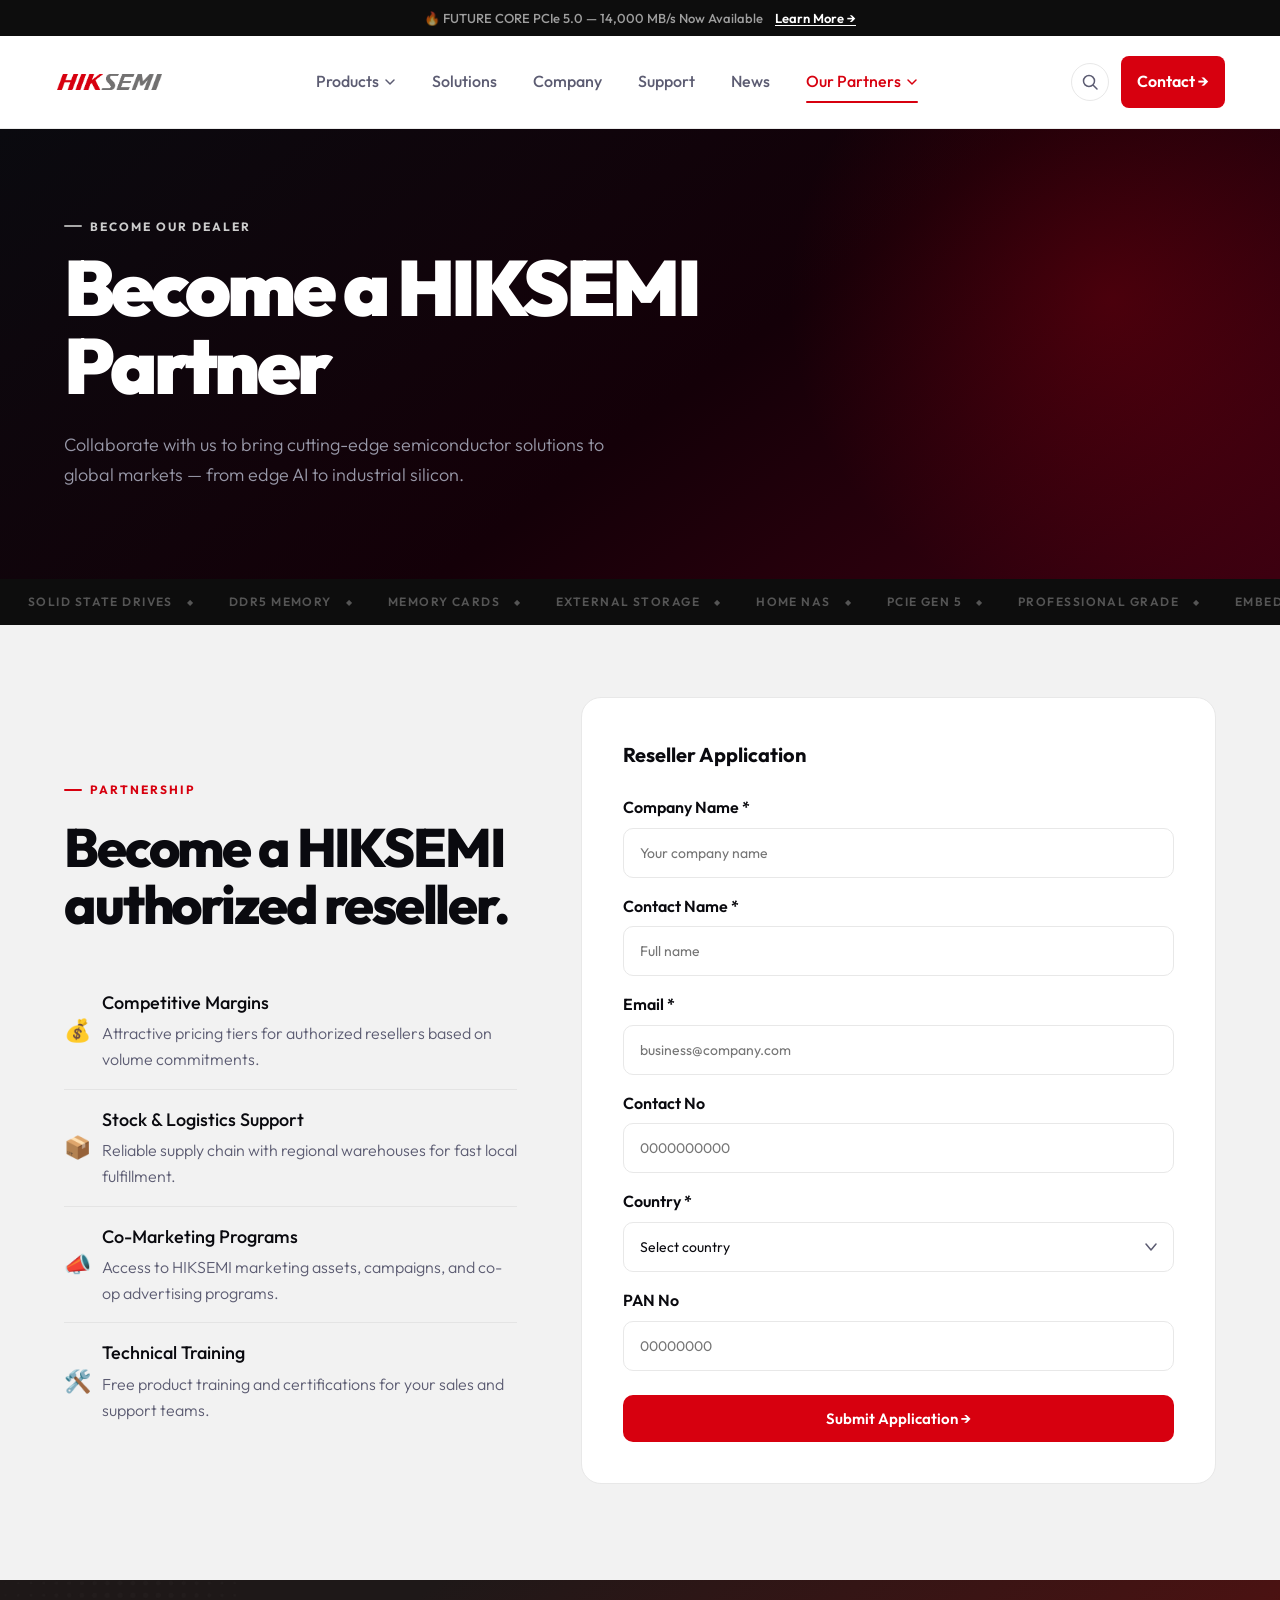
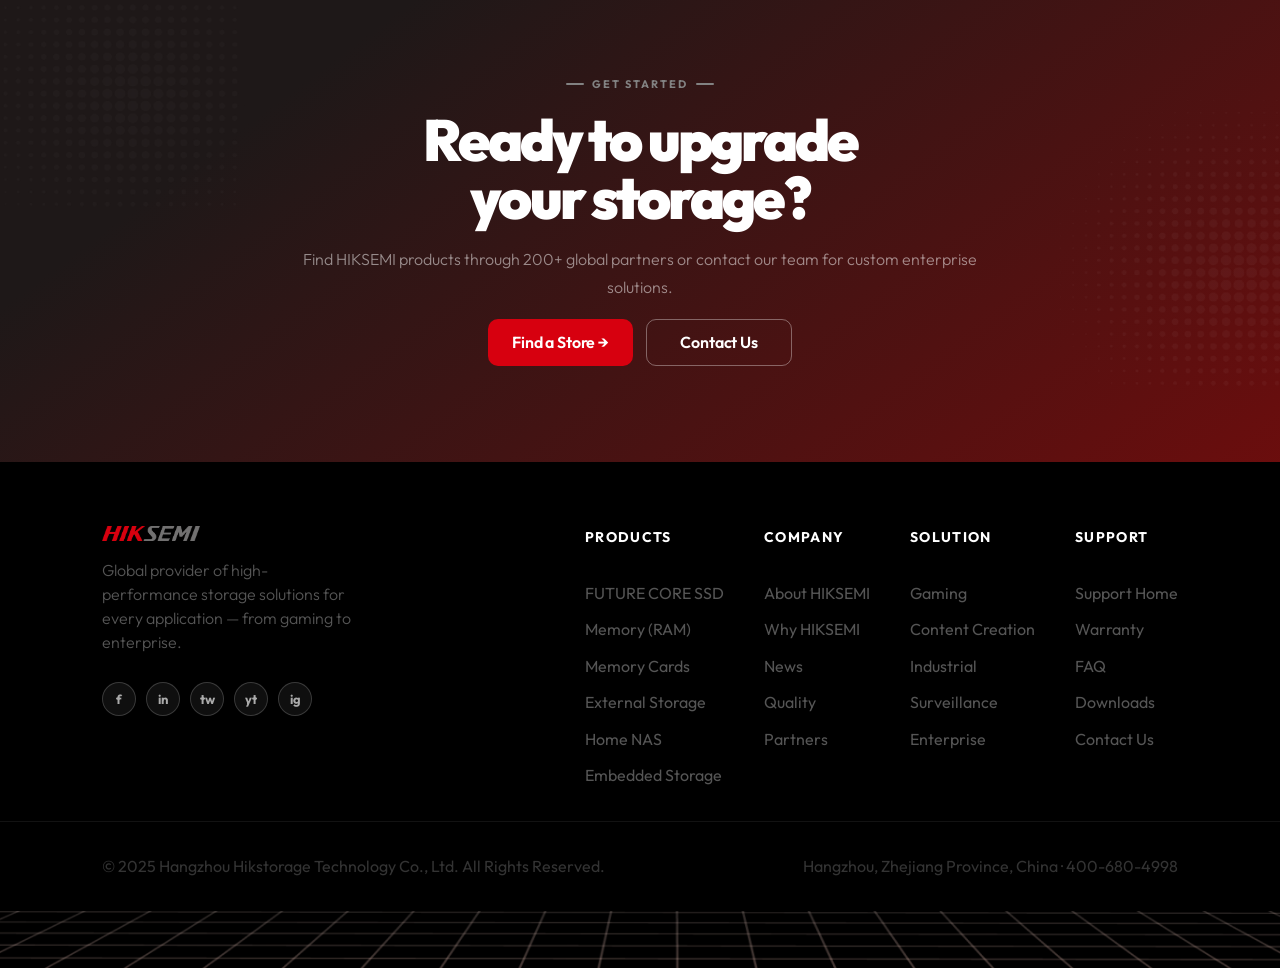
<file: become-a-dealer.html>
﻿<!DOCTYPE html>
<html lang="en">
<head>
  <meta charset="UTF-8" />
  <meta name="viewport" content="width=device-width, initial-scale=1.0" />
  <title>Become a Dealer – HIKSEMI</title>
  <link rel="preconnect" href="https://fonts.googleapis.com" />
  <link rel="preconnect" href="https://fonts.gstatic.com" crossorigin />
  <link href="https://fonts.googleapis.com/css2?family=Outfit:wght@300;400;500;600;700;800;900&display=swap" rel="stylesheet" />
  <link rel="stylesheet" href="css/styles.css" />
  <style>
    body { font-family: 'Outfit', sans-serif; background: #fff; color: #0a0a0f; }
    /* ── LAYOUT ── */
    .sec-wrap { max-width: 1792px; margin: 0 auto; padding: 0 64px; }

    /* ── HERO ── */
    .bd-hero {
      background: linear-gradient(143deg, #0a0a0f 0%, #140008 55%, #3d0010 100%);
      padding: 88px 0;
      position: relative;
      overflow: hidden;
    }
    .bd-hero::after {
      content: '';
      position: absolute;
      top: -180px; right: -180px;
      width: 700px; height: 700px;
      background: radial-gradient(circle, rgba(215,0,15,0.22) 0%, transparent 65%);
      pointer-events: none;
    }
    .bd-hero-inner { position: relative; }
    .bd-hero-eyebrow {
      display: flex;
      align-items: center;
      gap: 8px;
      font-family: 'Outfit', sans-serif;
      font-size: 12px;
      font-weight: 700;
      color: #ccc;
      letter-spacing: 1.9775px;
      text-transform: uppercase;
      margin-bottom: 12px;
    }
    .bd-hero-eyebrow::before {
      content: '';
      display: inline-block;
      width: 18px;
      height: 2px;
      background: #a8a8a8;
      border-radius: 1px;
      flex-shrink: 0;
    }
    .bd-hero-heading {
      font-family: 'Outfit', sans-serif;
      font-size: 78px;
      font-weight: 900;
      color: #fff;
      line-height: 78px;
      letter-spacing: -3.9px;
      margin-bottom: 26px;
    }
    .bd-hero-sub {
      font-family: 'Outfit', sans-serif;
      font-size: 18px;
      font-weight: 300;
      color: #9898a8;
      line-height: 30.6px;
      max-width: 560px;
    }

    /* ── MARQUEE ── */
    .marquee-strip { background: #0d0d0d; height: 46px; overflow: hidden; position: relative; }
    .marquee-track { display: flex; align-items: center; height: 100%; width: max-content; animation: mq-scroll 28s linear infinite; }
    .marquee-strip:hover .marquee-track { animation-play-state: paused; }
    .marquee-item { display: inline-flex; align-items: center; gap: 14px; padding: 0 8px 0 28px; }
    .marquee-text { font-weight: 600; font-size: 12px; color: #555; letter-spacing: 1.44px; text-transform: uppercase; white-space: nowrap; }
    .marquee-sep { font-weight: 400; font-size: 8px; color: #555; }
    @keyframes mq-scroll { 0% { transform: translateX(0); } 100% { transform: translateX(-50%); } }

    /* ── BECOME A RESELLER ── */
    .bd-reseller { background: #f2f2f2; padding: 72px 0 96px; }
    .bd-reseller-inner {
      display: grid;
      grid-template-columns: 1fr 1.4fr;
      gap: 64px;
      align-items: start;
    }
    .bd-reseller-left { padding-top: 83px; }
    .bd-reseller-eyebrow {
      display: flex;
      align-items: center;
      gap: 8px;
      font-family: 'Outfit', sans-serif;
      font-size: 12px;
      font-weight: 700;
      color: #d7000f;
      letter-spacing: 1.9775px;
      text-transform: uppercase;
      margin-bottom: 20px;
    }
    .bd-reseller-eyebrow::before {
      content: '';
      display: inline-block;
      width: 18px;
      height: 2px;
      background: #d7000f;
      border-radius: 1px;
      flex-shrink: 0;
    }
    .bd-reseller-heading {
      font-family: 'Outfit', sans-serif;
      font-size: 54px;
      font-weight: 800;
      color: #0a0a0f;
      line-height: 56.7px;
      letter-spacing: -2.16px;
      margin-bottom: 40px;
    }
    .bd-benefits { display: flex; flex-direction: column; }
    .bd-benefit-row {
      display: flex;
      align-items: center;
      gap: 16px;
      min-height: 80px;
      padding: 16px 0;
      border-bottom: 1px solid #e4e4e4;
    }
    .bd-benefit-row:last-child { border-bottom: none; }
    .bd-benefit-icon { font-size: 22px; flex-shrink: 0; width: 22px; text-align: center; }
    .bd-benefit-text { display: flex; flex-direction: column; gap: 4px; }
    .bd-benefit-title {
      font-family: 'Outfit', sans-serif;
      font-size: 18px;
      font-weight: 500;
      color: #0a0a0f;
    }
    .bd-benefit-body {
      font-family: 'Outfit', sans-serif;
      font-size: 16px;
      font-weight: 300;
      color: #5c5c72;
    }
    /* Form card */
    .bd-form-card {
      background: #fff;
      border: 1px solid #e8e8e8;
      border-radius: 20px;
      padding: 41px;
      display: flex;
      flex-direction: column;
      gap: 24px;
    }
    .bd-form-title {
      font-family: 'Outfit', sans-serif;
      font-size: 20px;
      font-weight: 700;
      color: #0a0a0f;
    }
    .bd-form-body { display: flex; flex-direction: column; gap: 16px; }
    .bd-field { display: flex; flex-direction: column; gap: 7px; }
    .bd-field-label {
      font-family: 'Outfit', sans-serif;
      font-size: 16px;
      font-weight: 600;
      color: #0a0a0f;
    }
    .bd-input {
      width: 100%;
      height: 50px;
      background: #fff;
      border: 1px solid #e8e8e8;
      border-radius: 10px;
      padding: 0 16px;
      font-family: 'Outfit', sans-serif;
      font-size: 14px;
      font-weight: 400;
      color: #0a0a0f;
      outline: none;
      transition: border-color 0.2s;
    }
    .bd-input::placeholder { color: #757575; }
    .bd-input:focus { border-color: #d7000f; }
    .bd-select {
      width: 100%;
      height: 50px;
      background: #fff;
      border: 1px solid #e8e8e8;
      border-radius: 10px;
      padding: 0 16px;
      font-family: 'Outfit', sans-serif;
      font-size: 14px;
      font-weight: 400;
      color: #0a0a0f;
      outline: none;
      appearance: none;
      background-image: url("data:image/svg+xml,%3Csvg width='12' height='8' viewBox='0 0 12 8' fill='none' xmlns='http://www.w3.org/2000/svg'%3E%3Cpath d='M1 1L6 7L11 1' stroke='%235c5c72' stroke-width='1.5' stroke-linecap='round' stroke-linejoin='round'/%3E%3C/svg%3E");
      background-repeat: no-repeat;
      background-position: right 16px center;
      cursor: pointer;
      transition: border-color 0.2s;
    }
    .bd-select:focus { border-color: #d7000f; }
    .bd-submit {
      width: 100%;
      height: 47px;
      background: #d7000f;
      color: #fff;
      font-family: 'Outfit', sans-serif;
      font-size: 15px;
      font-weight: 600;
      border: none;
      border-radius: 10px;
      cursor: pointer;
      transition: background 0.2s;
      margin-top: 8px;
    }
    .bd-submit:hover { background: #b5000d; }

    @media (max-width: 768px) {
      .bd-cta-heading { font-size: 36px; }
      .sec-wrap { padding: 0 24px; }
    }
  </style>
</head>
<body>

  <!-- ============ ANNOUNCE BAR ============ -->
  <div class="announce-bar">
    <p>🔥 FUTURE CORE PCIe 5.0 — 14,000 MB/s Now Available</p>
    <a href="product-details.html">Learn More →</a>
  </div>

    <!-- ============ NAVBAR ============ -->
  <nav class="navbar">
    <div class="nav-wrap">
      <a href="index.html" class="nav-logo">
        <img src="images/logo.png" alt="HIKSEMI" />
      </a>
      <div class="nav-links">
        <div class="nav-item">
          <a href="products.html" class="nav-link">
            Products
            <svg class="chev" viewBox="0 0 12 12" fill="none"><path d="M2 4L6 8L10 4" stroke="currentColor" stroke-width="1.5" stroke-linecap="round" stroke-linejoin="round"/></svg>
          </a>
          <div class="mega-menu">
            <div class="mega-sidebar">
              <div class="mega-sidebar-item active" data-cat="ssd">
                <div class="mega-sb-icon" style="background:#f7f7f7;">&#128190;</div>
                <span>Solid State Drives</span>
              </div>
              <div class="mega-sidebar-item" data-cat="memory">
                <div class="mega-sb-icon" style="background:#f2f2f2;">&#129504;</div>
                <span>Memory (RAM)</span>
              </div>
              <div class="mega-sidebar-item" data-cat="cards">
                <div class="mega-sb-icon" style="background:#f2f2f2;">&#128247;</div>
                <span>Memory Cards</span>
              </div>
              <div class="mega-sidebar-item" data-cat="external">
                <div class="mega-sb-icon" style="background:#f2f2f2;">&#128188;</div>
                <span>External Storage</span>
              </div>
              <div class="mega-sidebar-item" data-cat="nas">
                <div class="mega-sb-icon" style="background:#f2f2f2;">&#127968;</div>
                <span>Home NAS</span>
              </div>
              <div class="mega-sidebar-item" data-cat="embedded">
                <div class="mega-sb-icon" style="background:#f2f2f2;">&#9881;&#65039;</div>
                <span>Embedded Storage</span>
              </div>
            </div>
            <div class="mega-body">
              <div class="mega-cat-header">Solid State Drives</div>
              <div class="mega-links-grid">
                <a href="product-details.html" class="mega-link-item">
                  <div class="mega-link-icon-box" style="background:#121212;">&#128190;</div>
                  <div class="mega-link-info">
                    <div class="mega-link-name">FUTURE CORE</div>
                    <div class="mega-link-sub">PCIe 5.0 NVMe</div>
                    <span class="mega-link-badge">NEW</span>
                  </div>
                </a>
                <a href="products.html" class="mega-link-item">
                  <div class="mega-link-icon-box" style="background:#121212;">&#128190;</div>
                  <div class="mega-link-info">
                    <div class="mega-link-name">FUTURE PRO</div>
                    <div class="mega-link-sub">PCIe 4.0 NVMe</div>
                  </div>
                </a>
                <a href="products.html" class="mega-link-item">
                  <div class="mega-link-icon-box" style="background:#121212;">&#128190;</div>
                  <div class="mega-link-info">
                    <div class="mega-link-name">FUTURE</div>
                    <div class="mega-link-sub">PCIe 4.0 NVMe</div>
                  </div>
                </a>
                <a href="products.html" class="mega-link-item">
                  <div class="mega-link-icon-box" style="background:#121212;">&#128190;</div>
                  <div class="mega-link-info">
                    <div class="mega-link-name">FUTURE ECO</div>
                    <div class="mega-link-sub">PCIe 3.0 NVMe</div>
                  </div>
                </a>
                <a href="products.html" class="mega-link-item">
                  <div class="mega-link-icon-box" style="background:#ededed;">&#128191;</div>
                  <div class="mega-link-info">
                    <div class="mega-link-name">WAVE(S) SATA</div>
                    <div class="mega-link-sub">SATA III 2.5&quot;</div>
                  </div>
                </a>
                <a href="products.html" class="mega-link-item">
                  <div class="mega-link-icon-box" style="background:#121212;">&#128295;</div>
                  <div class="mega-link-info">
                    <div class="mega-link-name">D300 Pro Enterprise</div>
                    <div class="mega-link-sub">Enterprise PCIe</div>
                  </div>
                </a>
              </div>
              <div class="mega-footer-bar">
                <span class="mega-footer-text">180+ products across all categories</span>
                <a href="products.html" class="mega-footer-link">View All Products &#8594;</a>
              </div>
            </div>
          </div>
        </div>
        <div class="nav-item"><a href="solutions.html" class="nav-link">Solutions</a></div>
        <div class="nav-item"><a href="company.html" class="nav-link">Company</a></div>
        <div class="nav-item"><a href="support.html" class="nav-link">Support</a></div>
        <div class="nav-item"><a href="news.html" class="nav-link">News</a></div>
        <div class="nav-item">
          <a href="where-to-buy.html" class="nav-link active">
            Our Partners
            <svg class="chev" viewBox="0 0 12 12" fill="none"><path d="M2 4L6 8L10 4" stroke="currentColor" stroke-width="1.5" stroke-linecap="round" stroke-linejoin="round"/></svg>
          </a>
          <div class="partners-drop">
            <div class="ptn-sidebar">
              <a href="become-a-dealer.html" class="ptn-item">
                <div class="ptn-icon-box">
                  <svg width="18" height="18" viewBox="0 0 24 24" fill="none" stroke="#5c5c72" stroke-width="1.5" stroke-linecap="round" stroke-linejoin="round"><path d="M17 21v-2a4 4 0 0 0-4-4H5a4 4 0 0 0-4 4v2"/><circle cx="9" cy="7" r="4"/><path d="M23 21v-2a4 4 0 0 0-3-3.87"/><path d="M16 3.13a4 4 0 0 1 0 7.75"/></svg>
                </div>
                <span class="ptn-label">Become a Dealer</span>
              </a>
              <a href="where-to-buy.html" class="ptn-item">
                <div class="ptn-icon-box">
                  <svg width="18" height="18" viewBox="0 0 24 24" fill="none" stroke="#5c5c72" stroke-width="1.5" stroke-linecap="round" stroke-linejoin="round"><path d="M21 10c0 7-9 13-9 13s-9-6-9-13a9 9 0 0 1 18 0z"/><circle cx="12" cy="10" r="3"/></svg>
                </div>
                <span class="ptn-label">Locate our Dealer</span>
              </a>
            </div>
            <div class="ptn-featured">
              <div class="ptn-card">
                <div class="ptn-card-top">
                  <div class="ptn-card-eyebrow">New Launch &#8212; PCIe Gen 5</div>
                  <div class="ptn-card-title">FUTURE CORE</div>
                </div>
                <div class="ptn-card-emoji">&#128190;</div>
                <a href="product-details.html" class="ptn-card-link">View Full Specs &#8594;</a>
              </div>
            </div>
          </div>
        </div>
      </div>
      <div class="nav-actions">
        <button class="nav-search-btn" aria-label="Search">
          <svg width="18" height="18" viewBox="0 0 18 18" fill="none"><circle cx="8" cy="8" r="5.5" stroke="#5c5c72" stroke-width="1.5"/><path d="M12.5 12.5L16 16" stroke="#5c5c72" stroke-width="1.5" stroke-linecap="round"/></svg>
        </button>
        <a href="contact.html" class="nav-contact-btn">Contact &#8594;</a>
      </div>
    </div>
  </nav>

  <!-- ============ HERO ============ -->
  <section class="bd-hero">
    <div class="sec-wrap bd-hero-inner">
      <div class="bd-hero-eyebrow">Become our Dealer</div>
      <h1 class="bd-hero-heading">Become a HIKSEMI<br>Partner</h1>
      <p class="bd-hero-sub">Collaborate with us to bring cutting-edge semiconductor solutions to global markets — from edge AI to industrial silicon.</p>
    </div>
  </section>

  <!-- MARQUEE -->
  <div class="marquee-strip">
    <div class="marquee-track">
      <div class="marquee-item"><span class="marquee-text">Solid State Drives</span><span class="marquee-sep">◆</span></div>
      <div class="marquee-item"><span class="marquee-text">DDR5 Memory</span><span class="marquee-sep">◆</span></div>
      <div class="marquee-item"><span class="marquee-text">Memory Cards</span><span class="marquee-sep">◆</span></div>
      <div class="marquee-item"><span class="marquee-text">External Storage</span><span class="marquee-sep">◆</span></div>
      <div class="marquee-item"><span class="marquee-text">Home NAS</span><span class="marquee-sep">◆</span></div>
      <div class="marquee-item"><span class="marquee-text">PCIe Gen 5</span><span class="marquee-sep">◆</span></div>
      <div class="marquee-item"><span class="marquee-text">Professional Grade</span><span class="marquee-sep">◆</span></div>
      <div class="marquee-item"><span class="marquee-text">Embedded Storage</span><span class="marquee-sep">◆</span></div>
      <!-- duplicate for seamless loop -->
      <div class="marquee-item"><span class="marquee-text">Solid State Drives</span><span class="marquee-sep">◆</span></div>
      <div class="marquee-item"><span class="marquee-text">DDR5 Memory</span><span class="marquee-sep">◆</span></div>
      <div class="marquee-item"><span class="marquee-text">Memory Cards</span><span class="marquee-sep">◆</span></div>
      <div class="marquee-item"><span class="marquee-text">External Storage</span><span class="marquee-sep">◆</span></div>
      <div class="marquee-item"><span class="marquee-text">Home NAS</span><span class="marquee-sep">◆</span></div>
      <div class="marquee-item"><span class="marquee-text">PCIe Gen 5</span><span class="marquee-sep">◆</span></div>
      <div class="marquee-item"><span class="marquee-text">Professional Grade</span><span class="marquee-sep">◆</span></div>
      <div class="marquee-item"><span class="marquee-text">Embedded Storage</span><span class="marquee-sep">◆</span></div>
    </div>
  </div>

  <!-- ============ BECOME A RESELLER ============ -->
  <section class="bd-reseller">
    <div class="sec-wrap">
      <div class="bd-reseller-inner">

        <!-- Left: text + benefits -->
        <div class="bd-reseller-left">
          <div class="bd-reseller-eyebrow">Partnership</div>
          <h2 class="bd-reseller-heading">Become a HIKSEMI<br>authorized reseller.</h2>
          <div class="bd-benefits">
            <div class="bd-benefit-row">
              <div class="bd-benefit-icon">💰</div>
              <div class="bd-benefit-text">
                <div class="bd-benefit-title">Competitive Margins</div>
                <div class="bd-benefit-body">Attractive pricing tiers for authorized resellers based on volume commitments.</div>
              </div>
            </div>
            <div class="bd-benefit-row">
              <div class="bd-benefit-icon">📦</div>
              <div class="bd-benefit-text">
                <div class="bd-benefit-title">Stock &amp; Logistics Support</div>
                <div class="bd-benefit-body">Reliable supply chain with regional warehouses for fast local fulfillment.</div>
              </div>
            </div>
            <div class="bd-benefit-row">
              <div class="bd-benefit-icon">📣</div>
              <div class="bd-benefit-text">
                <div class="bd-benefit-title">Co-Marketing Programs</div>
                <div class="bd-benefit-body">Access to HIKSEMI marketing assets, campaigns, and co-op advertising programs.</div>
              </div>
            </div>
            <div class="bd-benefit-row">
              <div class="bd-benefit-icon">🛠️</div>
              <div class="bd-benefit-text">
                <div class="bd-benefit-title">Technical Training</div>
                <div class="bd-benefit-body">Free product training and certifications for your sales and support teams.</div>
              </div>
            </div>
          </div>
        </div>

        <!-- Right: form card -->
        <div class="bd-form-card">
          <div class="bd-form-title">Reseller Application</div>
          <div class="bd-form-body">
            <div class="bd-field">
              <label class="bd-field-label">Company Name *</label>
              <input class="bd-input" type="text" placeholder="Your company name" />
            </div>
            <div class="bd-field">
              <label class="bd-field-label">Contact Name *</label>
              <input class="bd-input" type="text" placeholder="Full name" />
            </div>
            <div class="bd-field">
              <label class="bd-field-label">Email *</label>
              <input class="bd-input" type="email" placeholder="business@company.com" />
            </div>
            <div class="bd-field">
              <label class="bd-field-label">Contact No</label>
              <input class="bd-input" type="tel" placeholder="0000000000" />
            </div>
            <div class="bd-field">
              <label class="bd-field-label">Country *</label>
              <select class="bd-select">
                <option value="" disabled selected>Select country</option>
                <option>United States</option>
                <option>United Kingdom</option>
                <option>Germany</option>
                <option>France</option>
                <option>Japan</option>
                <option>South Korea</option>
                <option>India</option>
                <option>China</option>
                <option>Australia</option>
                <option>Other</option>
              </select>
            </div>
            <div class="bd-field">
              <label class="bd-field-label">PAN No</label>
              <input class="bd-input" type="text" placeholder="00000000" />
            </div>
            <button class="bd-submit">Submit Application →</button>
          </div>
        </div>

      </div>
    </div>
  </section>

  <!-- ============ PAGE SECTIONS ============ -->
  <!-- Further sections will be added here -->

  <!-- ============ CTA ============ -->


  <!-- ============ CTA ============ -->
  <section class="site-cta">
    <div class="site-cta-dot site-cta-dot-l"><img src="images/dot-pattern.png" alt="" /></div>
    <div class="site-cta-dot site-cta-dot-r"><img src="images/dot-pattern.png" alt="" /></div>
    <div class="site-cta-inner">
      <div class="site-cta-eyebrow">Get Started</div>
      <h2 class="site-cta-heading">Ready to upgrade<br>your storage?</h2>
      <p class="site-cta-desc">Find HIKSEMI products through 200+ global partners or contact our team for custom enterprise solutions.</p>
      <div class="site-cta-btns">
        <a href="where-to-buy.html" class="site-cta-btn-primary">Find a Store →</a>
        <a href="contact.html" class="site-cta-btn-outline">Contact Us</a>
      </div>
    </div>
  </section>
  <footer class="footer">
    <div class="footer-main">
      <div class="footer-brand">
        <div class="footer-logo">
          <img src="images/logo.png" alt="HIKSEMI" />
        </div>
        <p class="footer-tagline">Global provider of high-performance storage solutions for every application — from gaming to enterprise.</p>
        <div class="footer-socials">
          <a href="#" class="footer-social-btn">f</a>
          <a href="#" class="footer-social-btn">in</a>
          <a href="#" class="footer-social-btn">tw</a>
          <a href="#" class="footer-social-btn">yt</a>
          <a href="#" class="footer-social-btn">ig</a>
        </div>
      </div>
      <div class="footer-cols">
        <div class="footer-col">
          <div class="footer-col-title">Products</div>
          <div class="footer-col-links">
            <a href="product-details.html">FUTURE CORE SSD</a>
            <a href="products.html">Memory (RAM)</a>
            <a href="products.html">Memory Cards</a>
            <a href="products.html">External Storage</a>
            <a href="products.html">Home NAS</a>
            <a href="products.html">Embedded Storage</a>
          </div>
        </div>
        <div class="footer-col">
          <div class="footer-col-title">Company</div>
          <div class="footer-col-links">
            <a href="company.html">About HIKSEMI</a>
            <a href="company.html">Why HIKSEMI</a>
            <a href="#">News</a>
            <a href="company.html">Quality</a>
            <a href="where-to-buy.html">Partners</a>
          </div>
        </div>
        <div class="footer-col">
          <div class="footer-col-title">Solution</div>
          <div class="footer-col-links">
            <a href="solutions.html">Gaming</a>
            <a href="solutions.html">Content Creation</a>
            <a href="solutions.html">Industrial</a>
            <a href="solutions.html">Surveillance</a>
            <a href="solutions.html">Enterprise</a>
          </div>
        </div>
        <div class="footer-col">
          <div class="footer-col-title">Support</div>
          <div class="footer-col-links">
            <a href="support.html">Support Home</a>
            <a href="support.html">Warranty</a>
            <a href="support.html">FAQ</a>
            <a href="support.html">Downloads</a>
            <a href="contact.html">Contact Us</a>
          </div>
        </div>
      </div>
    </div>
    <div class="footer-bottom-bar">
      <span class="footer-copy">© 2025 Hangzhou Hikstorage Technology Co., Ltd. All Rights Reserved.</span>
      <span class="footer-contact-info">Hangzhou, Zhejiang Province, China · 400-680-4998</span>
    </div>
    <img src="images/footer-decoration.png" alt="" class="footer-decoration" />
  </footer>

</body>
</html>
</file>
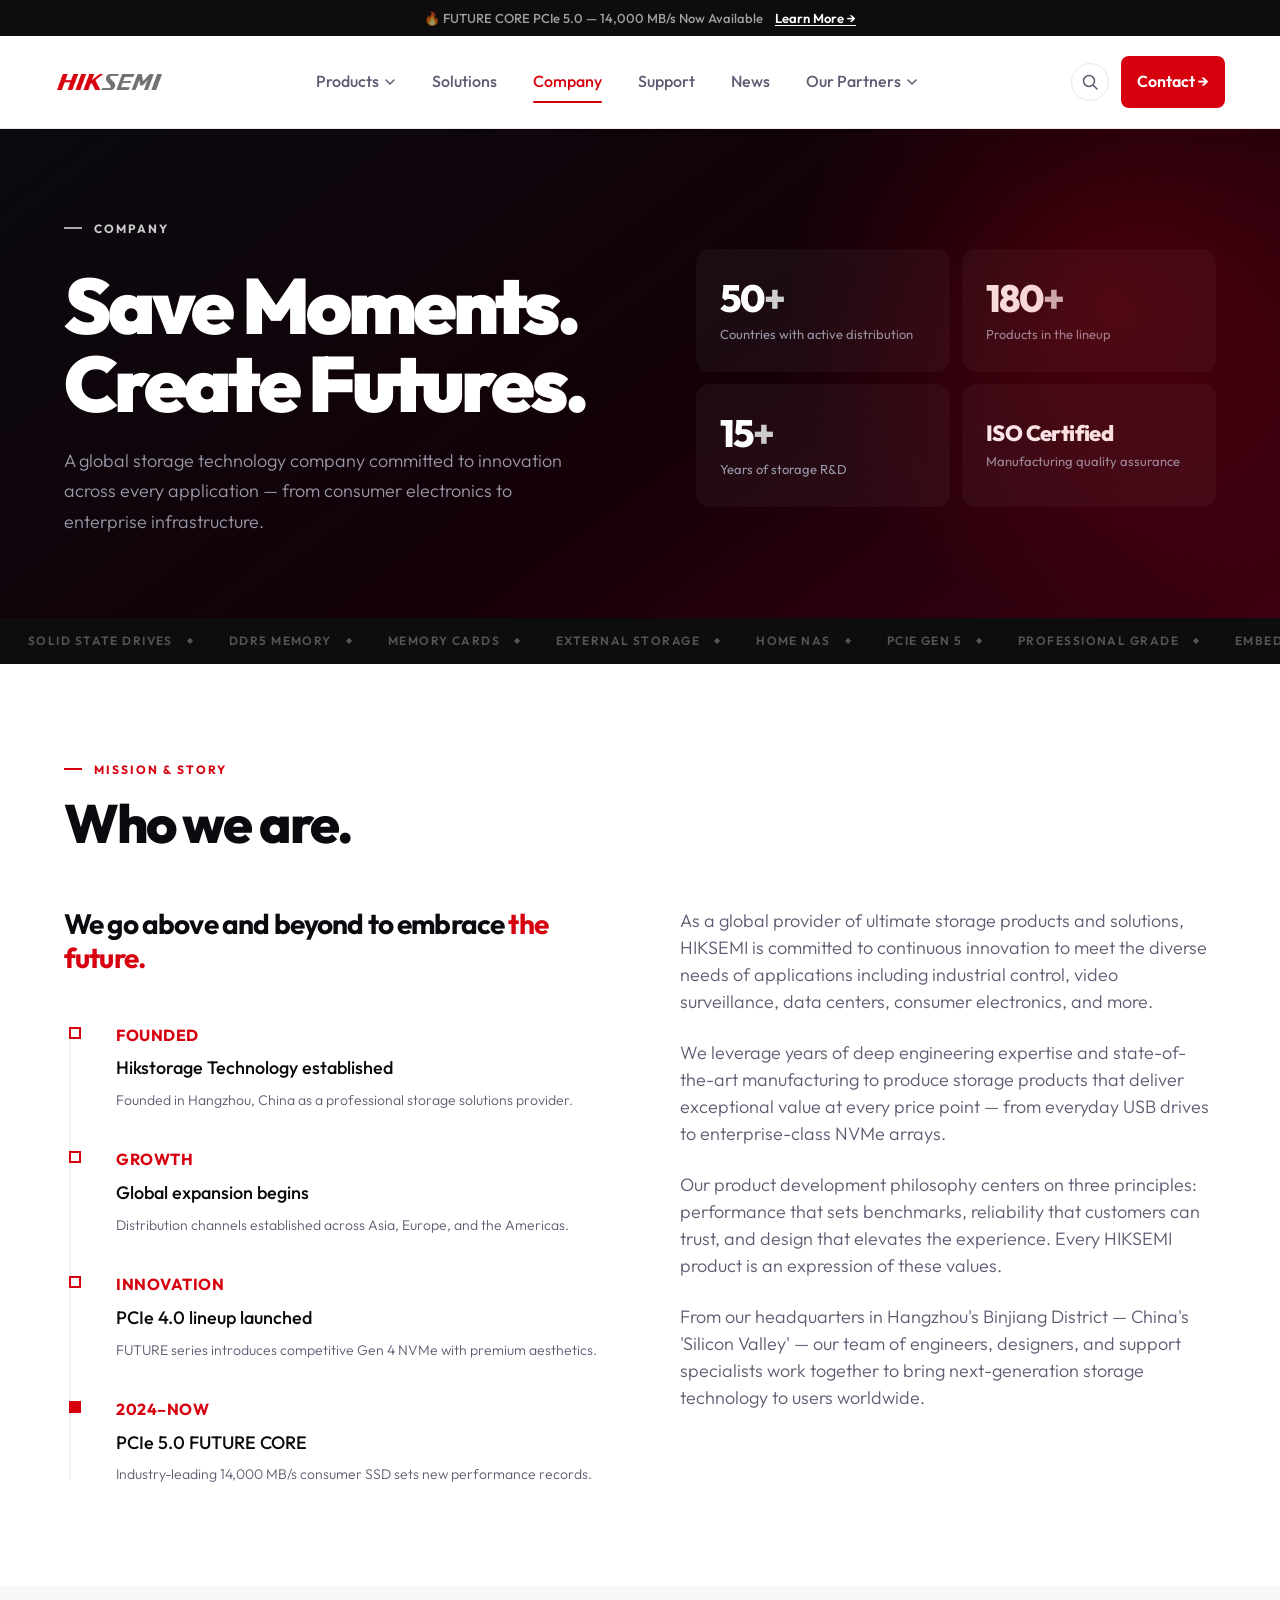
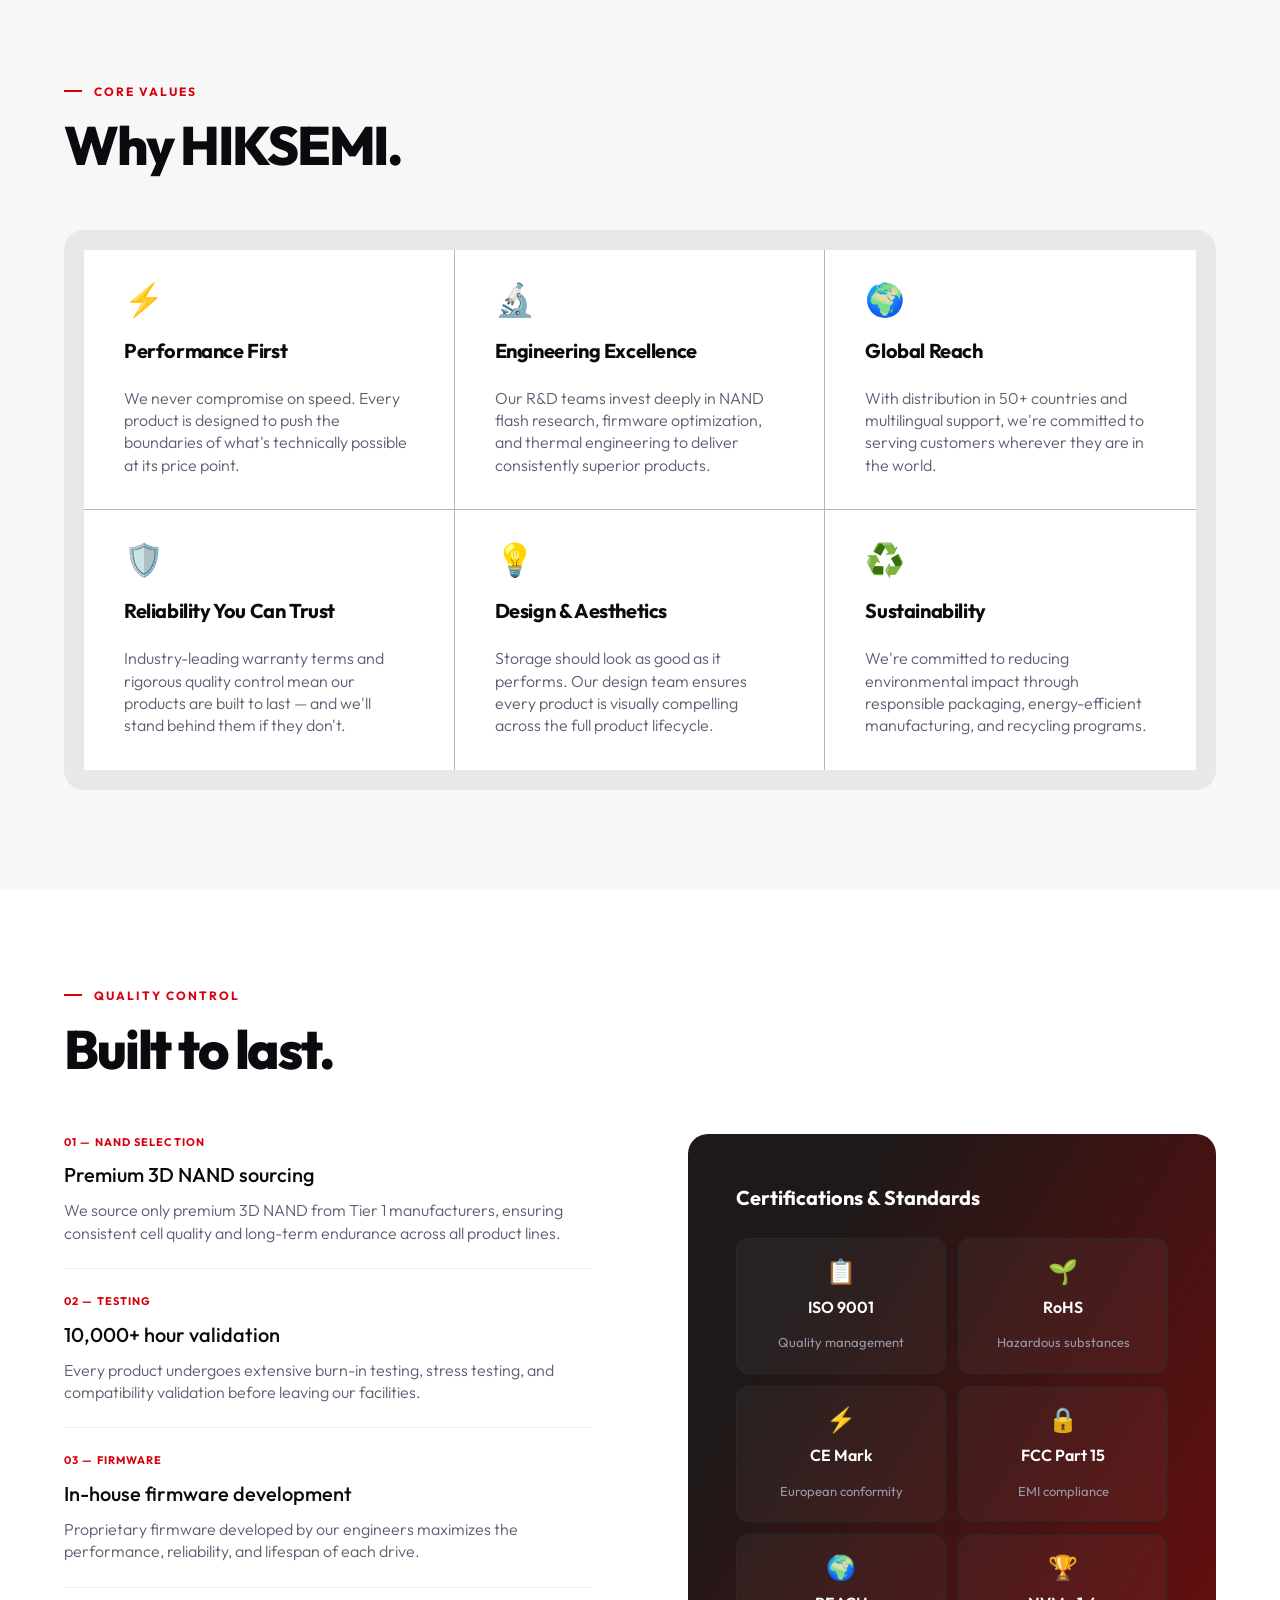
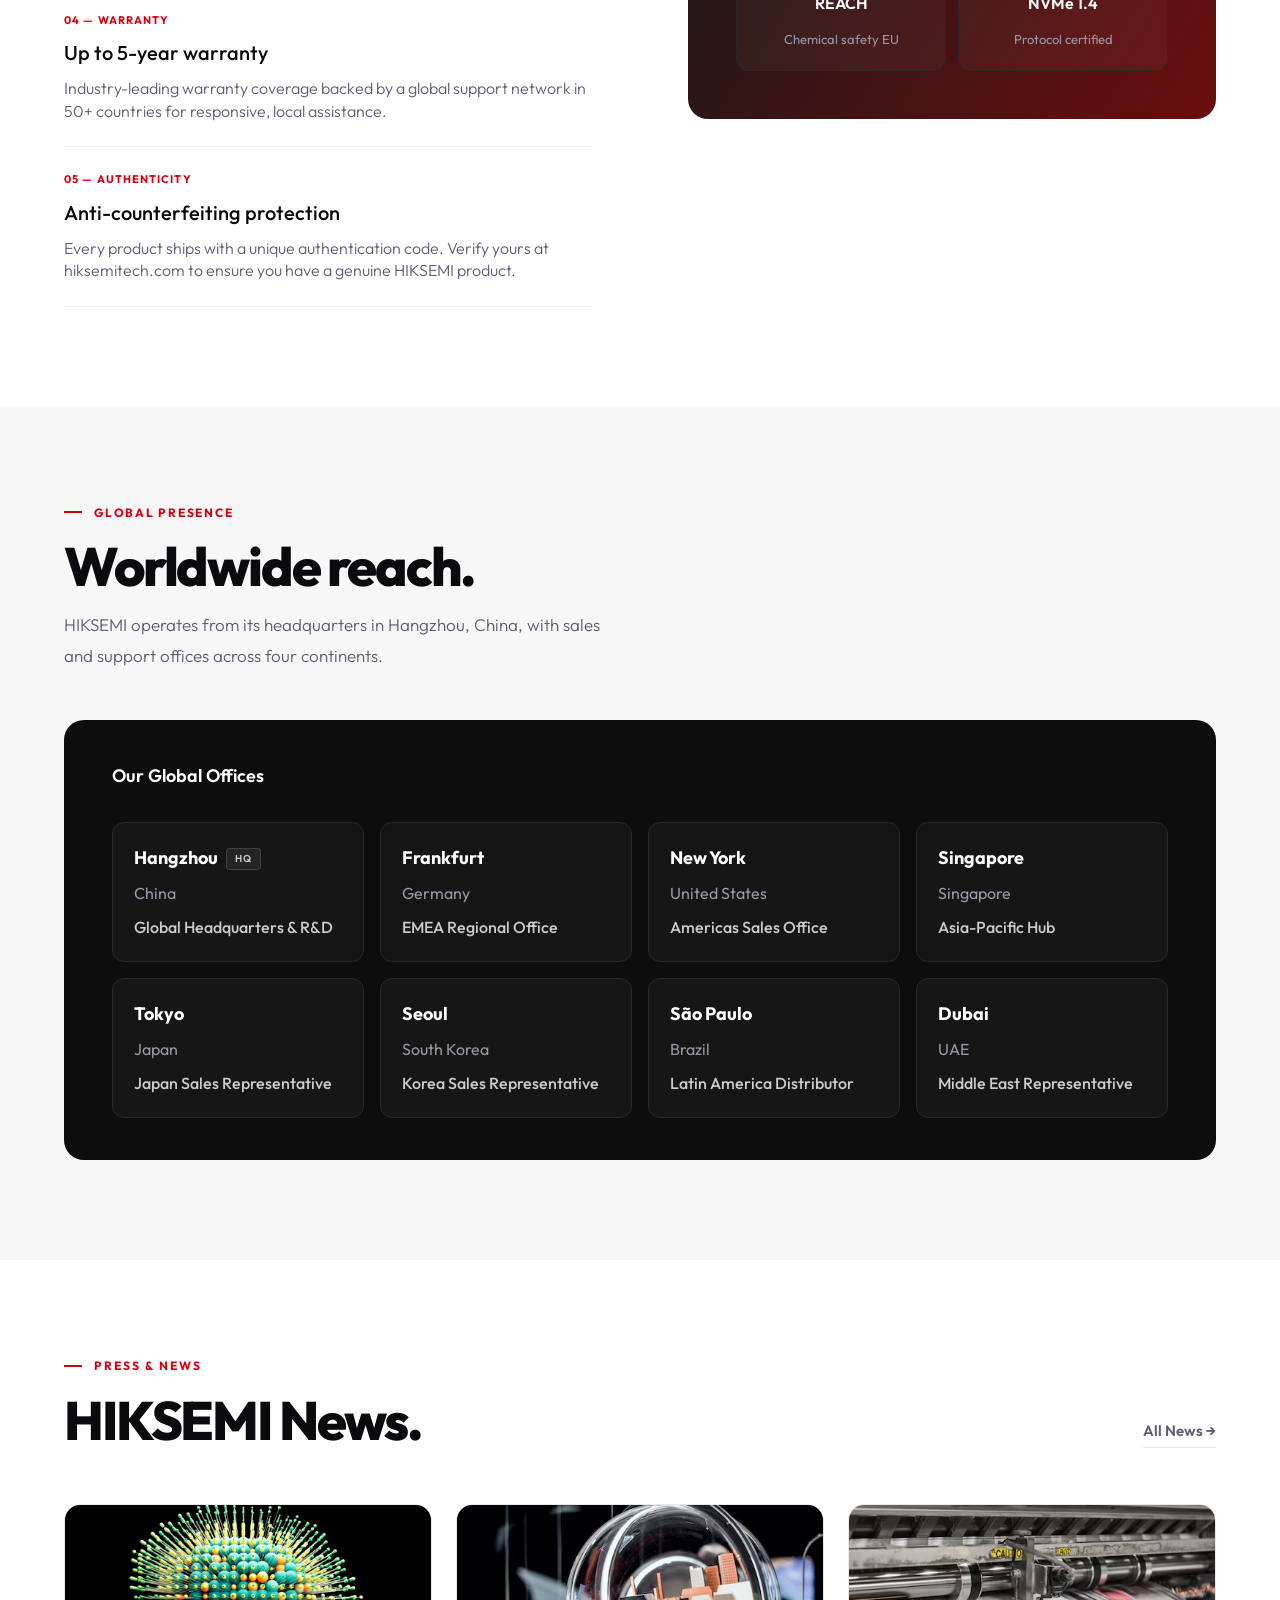
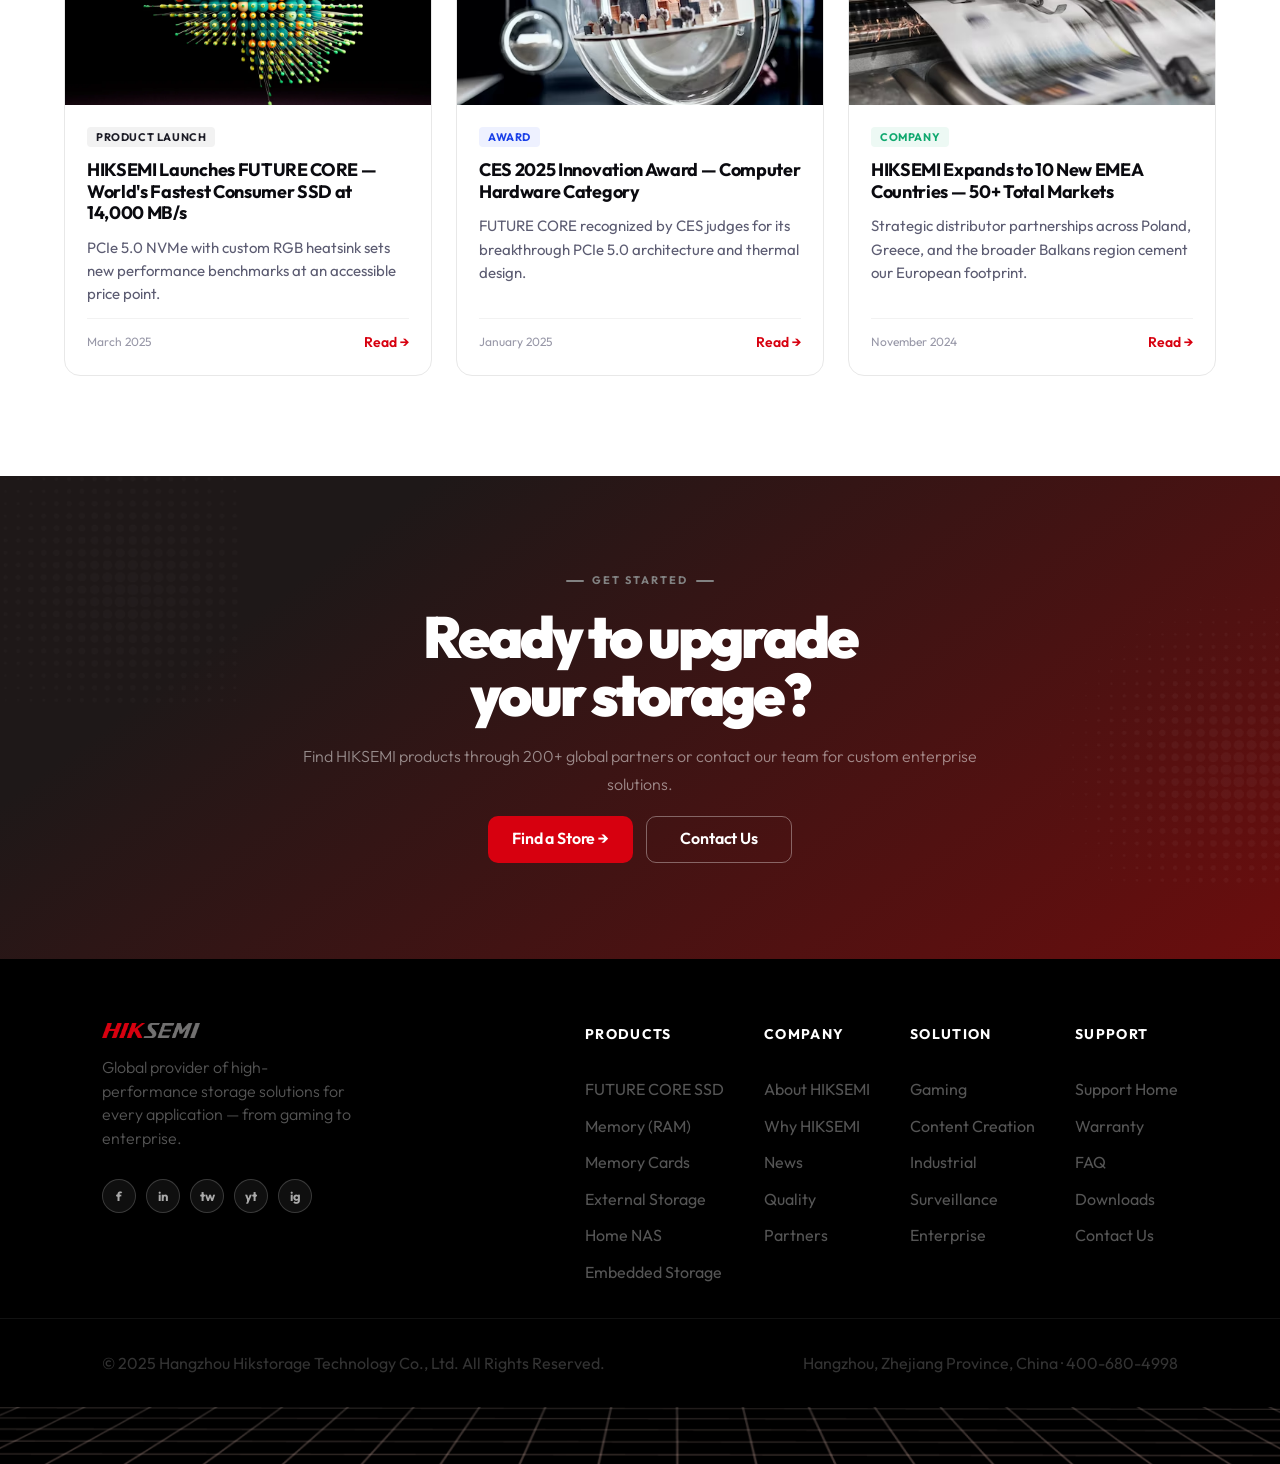
<file: company.html>
﻿<!DOCTYPE html>
<html lang="en">
<head>
  <meta charset="UTF-8" />
  <meta name="viewport" content="width=device-width, initial-scale=1.0" />
  <title>Company – HIKSEMI</title>
  <link rel="preconnect" href="https://fonts.googleapis.com" />
  <link rel="preconnect" href="https://fonts.gstatic.com" crossorigin />
  <link href="https://fonts.googleapis.com/css2?family=Outfit:wght@300;400;500;600;700;800;900&display=swap" rel="stylesheet" />
  <link rel="stylesheet" href="css/styles.css" />
  <style>
    *, *::before, *::after { box-sizing: border-box; margin: 0; padding: 0; }
    body { font-family: 'Outfit', sans-serif; background: #fff; color: #0a0a0f; }
    a { text-decoration: none; color: inherit; }
    /* ── HERO ── */
    .co-hero {
      background: linear-gradient(143deg, #0a0a0f 0%, #140008 55%, #3d0010 100%);
      padding: 90px 64px 80px;
      display: grid;
      grid-template-columns: 1fr 520px;
      gap: 80px;
      align-items: center;
      max-width: 1920px;
      margin: 0 auto;
      box-sizing: border-box;
      width: 100%;
      position: relative;
      overflow: hidden;
    }
    .co-hero::after {
      content: '';
      position: absolute;
      top: -180px; right: -180px;
      width: 700px; height: 700px;
      background: radial-gradient(circle, rgba(215,0,15,0.22) 0%, transparent 65%);
      pointer-events: none;
    }
    .co-hero-eyebrow {
      display: flex;
      align-items: center;
      gap: 12px;
      margin-bottom: 28px;
    }
    .co-hero-eyebrow-line { width: 18px; height: 2px; background: #a8a8a8; }
    .co-hero-eyebrow-text {
      font-size: 12px;
      font-weight: 700;
      color: #ccc;
      letter-spacing: 1.9775px;
      text-transform: uppercase;
    }
    .co-hero-h1 {
      font-size: 78px;
      font-weight: 900;
      color: #fff;
      line-height: 1;
      letter-spacing: -3.9px;
      margin-bottom: 24px;
    }
    .co-hero-sub {
      font-size: 18px;
      font-weight: 300;
      color: #9898a8;
      line-height: 1.7;
      max-width: 520px;
    }

    /* Stat cards grid 2x2 */
    .co-stat-grid {
      display: grid;
      grid-template-columns: 1fr 1fr;
      gap: 12px;
    }
    .co-stat-card {
      background: rgba(255,255,255,0.04);
      border-radius: 14px;
      padding: 24px 24px 22px;
      min-height: 123px;
      display: flex;
      flex-direction: column;
      justify-content: center;
    }
    .co-stat-num {
      font-size: 38px;
      font-weight: 800;
      color: #fff;
      letter-spacing: -1.9px;
      line-height: 1;
    }
    .co-stat-num span { color: #ccc; }
    .co-stat-iso {
      font-size: 22px;
      font-weight: 800;
      color: #fff;
      letter-spacing: -0.6px;
      line-height: 1;
    }
    .co-stat-label {
      font-size: 13px;
      font-weight: 400;
      color: #9898a8;
      line-height: 1.4;
      margin-top: 8px;
    }

    /* ── MARQUEE ── */
    .marquee-strip {
      background: #0d0d0d;
      height: 46px;
      overflow: hidden;
      position: relative;
    }
    .marquee-track {
      display: flex;
      align-items: center;
      height: 100%;
      width: max-content;
      animation: mq-scroll 28s linear infinite;
    }
    .marquee-strip:hover .marquee-track { animation-play-state: paused; }
    .marquee-item {
      display: inline-flex;
      align-items: center;
      gap: 14px;
      padding: 0 8px 0 28px;
    }
    .marquee-text {
      font-weight: 600;
      font-size: 12px;
      color: #555;
      letter-spacing: 1.44px;
      text-transform: uppercase;
      white-space: nowrap;
    }
    .marquee-sep { font-weight: 400; font-size: 8px; color: #555; }
    @keyframes mq-scroll {
      0% { transform: translateX(0); }
      100% { transform: translateX(-50%); }
    }

    /* ── SECTION COMMONS ── */
    .sec-wrap {
      max-width: 1792px;
      margin: 0 auto;
      padding: 0 64px;
    }
    .sec-eyebrow {
      display: flex;
      align-items: center;
      gap: 12px;
      margin-bottom: 16px;
    }
    .sec-eyebrow-line { width: 18px; height: 2px; background: #d7000f; flex-shrink: 0; }
    .sec-eyebrow-text {
      font-size: 12px;
      font-weight: 700;
      color: #d7000f;
      letter-spacing: 1.9775px;
      text-transform: uppercase;
    }
    .sec-h2 {
      font-size: 54px;
      font-weight: 800;
      color: #0a0a0f;
      letter-spacing: -2.16px;
      line-height: 1.05;
    }

    /* ── MISSION SECTION ── */
    .mission-sec {
      padding: 96px 0 100px;
      background: #fff;
    }
    .mission-inner {
      display: grid;
      grid-template-columns: 1fr 1fr;
      gap: 80px;
      align-items: start;
      margin-top: 56px;
    }
    .mission-left {}
    .mission-subhead {
      font-size: 28px;
      font-weight: 700;
      color: #0a0a0f;
      letter-spacing: -0.84px;
      line-height: 1.2;
      margin-bottom: 48px;
    }
    .mission-subhead em { font-style: normal; color: #d7000f; }

    /* Timeline */
    .timeline { position: relative; padding-left: 24px; }
    .timeline::before {
      content: '';
      position: absolute;
      left: 5px;
      top: 6px;
      bottom: 6px;
      width: 2px;
      background: #f2f2f2;
    }
    .tl-item { position: relative; padding-bottom: 36px; padding-left: 28px; }
    .tl-item:last-child { padding-bottom: 0; }
    .tl-dot {
      position: absolute;
      left: -19px;
      top: 4px;
      width: 12px;
      height: 12px;
      background: #fff;
      border: 2px solid #d7000f;
    }
    .tl-dot.filled { background: #d7000f; }
    .tl-year {
      font-size: 16px;
      font-weight: 700;
      color: #d7000f;
      letter-spacing: 0.52px;
      text-transform: uppercase;
      margin-bottom: 6px;
    }
    .tl-title {
      font-size: 18px;
      font-weight: 500;
      color: #0a0a0f;
      margin-bottom: 6px;
    }
    .tl-body {
      font-size: 14px;
      font-weight: 300;
      color: #5c5c72;
      line-height: 1.6;
    }

    /* Right paragraphs */
    .mission-right {}
    .mission-paras { display: flex; flex-direction: column; gap: 24px; }
    .mission-para {
      font-size: 18px;
      font-weight: 300;
      color: #5c5c72;
      line-height: 1.5;
    }

    /* ── VALUES SECTION ── */
    .values-sec {
      padding: 96px 0 100px;
      background: #f7f7f7;
    }
    .values-grid-wrap {
      margin-top: 56px;
      background: #e8e8e8;
      border-radius: 20px;
      overflow: hidden;
      padding: 20px;
    }
    .values-grid {
      display: grid;
      grid-template-columns: repeat(3, 1fr);
      gap: 0;
    }
    .val-card {
      background: #fff;
      padding: 33px 40px;
      display: flex;
      flex-direction: column;
      gap: 20px;
    }
    /* Row 1 (cards 1-3): bottom border; Cols 1-2 (non-3rd): right border */
    .val-card:nth-child(-n+3) { border-bottom: 1px solid #bbb4b4; }
    .val-card:not(:nth-child(3n)) { border-right: 1px solid #bbb4b4; }
    .val-icon { font-size: 32px; line-height: 1; }
    .val-title {
      font-size: 20px;
      font-weight: 700;
      color: #0a0a0f;
      letter-spacing: -0.4px;
    }
    .val-body {
      font-size: 16px;
      font-weight: 300;
      color: #5c5c72;
      line-height: 1.4;
    }

    /* ── QUALITY SECTION ── */
    .quality-sec {
      padding: 96px 0 100px;
      background: #fff;
    }
    .quality-inner {
      display: grid;
      grid-template-columns: 1fr 1fr;
      gap: 96px;
      align-items: start;
      margin-top: 56px;
    }
    .qual-steps { display: flex; flex-direction: column; }
    .qual-step {
      padding: 24px 0;
      border-bottom: 1px solid #f2f2f2;
      display: flex;
      flex-direction: column;
      gap: 8px;
    }
    .qual-step:first-child { padding-top: 0; }
    .qual-step-label {
      font-size: 11px;
      font-weight: 700;
      color: #d7000f;
      letter-spacing: 1.1px;
      text-transform: uppercase;
    }
    .qual-step-title {
      font-size: 20px;
      font-weight: 500;
      color: #0a0a0f;
    }
    .qual-step-body {
      font-size: 16px;
      font-weight: 300;
      color: #5c5c72;
      line-height: 1.4;
    }

    /* Certs right column */
    .qual-right {
      position: sticky;
      top: 88px;
      align-self: start;
    }
    .qual-cert-card {
      background: linear-gradient(120.25deg, #1e1818 22.83%, #750c0c 110.15%);
      border-radius: 20px;
      padding: 48px;
      display: flex;
      flex-direction: column;
      gap: 24px;
    }
    .qual-cert-title {
      font-size: 20px;
      font-weight: 700;
      color: #fff;
    }
    .qual-cert-grid {
      display: grid;
      grid-template-columns: 1fr 1fr;
      gap: 12px;
    }
    .cert-tile {
      background: rgba(255,255,255,0.04);
      border: 1px solid #292929;
      border-radius: 12px;
      padding: 20px;
      display: flex;
      flex-direction: column;
      align-items: center;
      gap: 12px;
      text-align: center;
    }
    .cert-tile-icon { font-size: 24px; line-height: 1; }
    .cert-tile-name {
      font-size: 16px;
      font-weight: 600;
      color: #fff;
    }
    .cert-tile-sub {
      font-size: 13px;
      font-weight: 400;
      color: #9898a8;
    }

    /* ── GLOBAL PRESENCE ── */
    .reach-sec {
      background: #f7f7f7;
      padding: 96px 0 100px;
    }
    .reach-eyebrow {
      display: flex;
      align-items: center;
      gap: 12px;
      margin-bottom: 16px;
    }
    .reach-eyebrow-line { width: 18px; height: 2px; background: #d7000f; flex-shrink: 0; }
    .reach-eyebrow-text {
      font-size: 12px;
      font-weight: 700;
      color: #d7000f;
      letter-spacing: 1.76px;
      text-transform: uppercase;
    }
    .reach-h2 {
      font-size: 54px;
      font-weight: 800;
      color: #0a0a0f;
      letter-spacing: -2.16px;
      line-height: 1.05;
      margin-bottom: 16px;
    }
    .reach-desc {
      font-size: 17px;
      font-weight: 300;
      color: #5c5c72;
      line-height: 1.8;
      max-width: 560px;
      margin-bottom: 48px;
    }

    /* Offices dark card */
    .offices-card {
      background: #0d0d0d;
      border-radius: 20px;
      padding: 42px 48px;
      display: flex;
      flex-direction: column;
      gap: 32px;
    }
    .offices-title {
      font-size: 18px;
      font-weight: 600;
      color: #fff;
    }
    .offices-rows {
      display: flex;
      flex-direction: column;
      gap: 16px;
    }
    .offices-row {
      display: flex;
      gap: 16px;
    }
    .office-card {
      flex: 1;
      background: rgba(255,255,255,0.04);
      border: 1px solid #292929;
      border-radius: 12px;
      padding: 21px;
      display: flex;
      flex-direction: column;
      gap: 8px;
      min-width: 0;
    }
    .office-name-row {
      display: flex;
      align-items: center;
      gap: 8px;
    }
    .office-city {
      font-size: 18px;
      font-weight: 700;
      color: #fff;
    }
    .office-hq-badge {
      background: rgba(130,130,130,0.15);
      border: 1px solid rgba(130,130,130,0.3);
      border-radius: 4px;
      padding: 2px 8px;
      font-size: 10px;
      font-weight: 600;
      color: #ccc;
      letter-spacing: 0.8px;
      flex-shrink: 0;
    }
    .office-country {
      font-size: 16px;
      font-weight: 400;
      color: #9898a8;
    }
    .office-type {
      font-size: 16px;
      font-weight: 500;
      color: #ccc;
    }

    /* Reach responsive */
    @media (max-width: 1200px) {
      .offices-row { flex-wrap: wrap; }
      .office-card { flex: 1 1 calc(50% - 8px); }
    }
    @media (max-width: 768px) {
      .offices-card { padding: 24px 20px; }
      .office-card { flex: 1 1 100%; }
      .reach-h2 { font-size: 40px; }
    }

    /* ── CTA ── */
    .cta-sec {
      background: linear-gradient(123.87deg, #1e1818 0%, #750c0c 100%);
      padding: 88px 64px;
      text-align: center;
    }
    .cta-eyebrow {
      display: inline-flex;
      align-items: center;
      gap: 12px;
      margin-bottom: 20px;
    }
    .cta-eyebrow-text {
      font-size: 12px;
      font-weight: 700;
      color: rgba(255,255,255,0.5);
      letter-spacing: 1.9775px;
      text-transform: uppercase;
    }
    .cta-h2 {
      font-size: 54px;
      font-weight: 800;
      color: #fff;
      letter-spacing: -2.16px;
      line-height: 1.05;
      margin-bottom: 36px;
    }
    .cta-btns { display: flex; gap: 16px; justify-content: center; }
    .btn-red-cta {
      height: 52px;
      padding: 0 28px;
      background: #d7000f;
      border-radius: 8px;
      font-size: 16px;
      font-weight: 600;
      color: #fff;
      display: inline-flex;
      align-items: center;
    }
    .btn-outline-cta {
      height: 52px;
      padding: 0 28px;
      border: 1.5px solid rgba(255,255,255,0.2);
      border-radius: 8px;
      font-size: 16px;
      font-weight: 600;
      color: #fff;
      display: inline-flex;
      align-items: center;
    }


    /* ── NEWS SECTION ── */
    .co-news-sec {
      padding: 96px 0 100px;
      background: #fff;
    }
    .co-news-header {
      display: flex;
      align-items: flex-end;
      justify-content: space-between;
      margin-bottom: 56px;
    }
    .co-news-all-link {
      font-size: 15px;
      font-weight: 600;
      color: #5c5c72;
      border-bottom: 1.5px solid #e8e8e8;
      padding-bottom: 4px;
      white-space: nowrap;
      flex-shrink: 0;
      transition: color 0.2s, border-color 0.2s;
    }
    .co-news-all-link:hover { color: #d7000f; border-color: #d7000f; }
    .co-news-grid {
      display: grid;
      grid-template-columns: repeat(3, 1fr);
      gap: 24px;
    }
    .co-news-card {
      border: 1px solid #e8e8e8;
      border-radius: 16px;
      overflow: hidden;
      display: flex;
      flex-direction: column;
      cursor: pointer;
      transition: box-shadow 0.2s, transform 0.2s;
    }
    .co-news-card:hover { box-shadow: 0 8px 32px rgba(0,0,0,0.08); transform: translateY(-2px); }
    .co-news-img {
      height: 200px;
      width: 100%;
      object-fit: cover;
      display: block;
      flex-shrink: 0;
    }
    .co-news-body {
      padding: 22px;
      display: flex;
      flex-direction: column;
      gap: 12px;
      flex: 1;
    }
    .co-news-tag {
      display: inline-block;
      height: 20px;
      padding: 0 9px;
      border-radius: 4px;
      font-size: 11px;
      font-weight: 700;
      letter-spacing: 0.6px;
      text-transform: uppercase;
      line-height: 20px;
      width: fit-content;
    }
    .co-news-tag-dark  { background: #f2f2f2; color: #1c1c26; }
    .co-news-tag-blue  { background: #eef1ff; color: #1a40e8; }
    .co-news-tag-green { background: #edf9f4; color: #0fa86e; }
    .co-news-title {
      font-size: 18px;
      font-weight: 700;
      color: #0a0a0f;
      letter-spacing: -0.32px;
      line-height: 1.2;
    }
    .co-news-excerpt {
      font-size: 15px;
      font-weight: 400;
      color: #5c5c72;
      line-height: 1.55;
      flex: 1;
    }
    .co-news-footer {
      display: flex;
      align-items: center;
      justify-content: space-between;
      padding-top: 12px;
      border-top: 1px solid #f2f2f2;
    }
    .co-news-date {
      font-size: 12px;
      font-weight: 400;
      color: #9898a8;
    }
    .co-news-read {
      font-size: 14px;
      font-weight: 600;
      color: #d7000f;
      transition: opacity 0.2s;
    }
    .co-news-read:hover { opacity: 0.7; }

    /* ── RESPONSIVE ── */
    @media (max-width: 1200px) {
      .co-hero { grid-template-columns: 1fr; gap: 48px; }
      .co-stat-grid { grid-template-columns: repeat(4, 1fr); }
      .mission-inner { grid-template-columns: 1fr; gap: 48px; }
      .quality-inner { grid-template-columns: 1fr; gap: 48px; }
      .values-grid { grid-template-columns: repeat(2, 1fr); }
      /* 2-column: reset 3-column rules, apply 2-column borders */
      .val-card:nth-child(-n+3) { border-bottom: none; }
      .val-card:not(:nth-child(3n)) { border-right: none; }
      .val-card:nth-child(-n+4) { border-bottom: 1px solid #bbb4b4; }
      .val-card:not(:nth-child(2n)) { border-right: 1px solid #bbb4b4; }
      .val-card:nth-child(5), .val-card:nth-child(6) { border-bottom: none; }
    }
    @media (max-width: 992px) {
      .co-hero { padding: 64px 32px; }
      .sec-wrap { padding: 0 32px; }
      .sec-h2 { font-size: 40px; }
      .co-hero-h1 { font-size: 54px; }
      .co-stat-grid { grid-template-columns: repeat(2, 1fr); }
      .footer { padding: 48px 32px 0; }
      .footer-main { grid-template-columns: 1fr; gap: 40px; }
      .cta-sec { padding: 64px 32px; }
      .cta-h2 { font-size: 40px; }
      .co-news-grid { grid-template-columns: repeat(2, 1fr); }
    }
    @media (max-width: 768px) {
      .nav-links { display: none; }
      .values-grid { grid-template-columns: 1fr; }
      /* Single column: only bottom borders */
      .val-card:not(:nth-child(3n)) { border-right: none; }
      .val-card:nth-child(-n+3) { border-bottom: none; }
      .val-card { border-bottom: 1px solid #bbb4b4; }
      .val-card:last-child { border-bottom: none; }
      .footer-cols { grid-template-columns: repeat(2, 1fr); }
      .co-news-header { flex-direction: column; align-items: flex-start; gap: 16px; }
      .co-news-grid { grid-template-columns: 1fr; }
    }
    @media (max-width: 480px) {
      .co-hero-h1 { font-size: 40px; }
      .sec-h2 { font-size: 30px; }
      .cta-btns { flex-direction: column; align-items: center; }
      .footer-cols { grid-template-columns: 1fr; }
    }
  </style>
</head>
<body>

  <!-- ============ ANNOUNCE BAR ============ -->
  <div class="announce-bar">
    <p>🔥 FUTURE CORE PCIe 5.0 — 14,000 MB/s Now Available</p>
    <a href="product-details.html">Learn More →</a>
  </div>

      <!-- ============ NAVBAR ============ -->
  <nav class="navbar">
    <div class="nav-wrap">
      <a href="index.html" class="nav-logo">
        <img src="images/logo.png" alt="HIKSEMI" />
      </a>
      <div class="nav-links">
        <div class="nav-item">
          <a href="products.html" class="nav-link">
            Products
            <svg class="chev" viewBox="0 0 12 12" fill="none"><path d="M2 4L6 8L10 4" stroke="currentColor" stroke-width="1.5" stroke-linecap="round" stroke-linejoin="round"/></svg>
          </a>
          <div class="mega-menu">
            <div class="mega-sidebar">
              <div class="mega-sidebar-item active" data-cat="ssd">
                <div class="mega-sb-icon" style="background:#f7f7f7;">&#128190;</div>
                <span>Solid State Drives</span>
              </div>
              <div class="mega-sidebar-item" data-cat="memory">
                <div class="mega-sb-icon" style="background:#f2f2f2;">&#129504;</div>
                <span>Memory (RAM)</span>
              </div>
              <div class="mega-sidebar-item" data-cat="cards">
                <div class="mega-sb-icon" style="background:#f2f2f2;">&#128247;</div>
                <span>Memory Cards</span>
              </div>
              <div class="mega-sidebar-item" data-cat="external">
                <div class="mega-sb-icon" style="background:#f2f2f2;">&#128188;</div>
                <span>External Storage</span>
              </div>
              <div class="mega-sidebar-item" data-cat="nas">
                <div class="mega-sb-icon" style="background:#f2f2f2;">&#127968;</div>
                <span>Home NAS</span>
              </div>
              <div class="mega-sidebar-item" data-cat="embedded">
                <div class="mega-sb-icon" style="background:#f2f2f2;">&#9881;&#65039;</div>
                <span>Embedded Storage</span>
              </div>
            </div>
            <div class="mega-body">
              <div class="mega-cat-header">Solid State Drives</div>
              <div class="mega-links-grid">
                <a href="product-details.html" class="mega-link-item">
                  <div class="mega-link-icon-box" style="background:#121212;">&#128190;</div>
                  <div class="mega-link-info">
                    <div class="mega-link-name">FUTURE CORE</div>
                    <div class="mega-link-sub">PCIe 5.0 NVMe</div>
                    <span class="mega-link-badge">NEW</span>
                  </div>
                </a>
                <a href="products.html" class="mega-link-item">
                  <div class="mega-link-icon-box" style="background:#121212;">&#128190;</div>
                  <div class="mega-link-info">
                    <div class="mega-link-name">FUTURE PRO</div>
                    <div class="mega-link-sub">PCIe 4.0 NVMe</div>
                  </div>
                </a>
                <a href="products.html" class="mega-link-item">
                  <div class="mega-link-icon-box" style="background:#121212;">&#128190;</div>
                  <div class="mega-link-info">
                    <div class="mega-link-name">FUTURE</div>
                    <div class="mega-link-sub">PCIe 4.0 NVMe</div>
                  </div>
                </a>
                <a href="products.html" class="mega-link-item">
                  <div class="mega-link-icon-box" style="background:#121212;">&#128190;</div>
                  <div class="mega-link-info">
                    <div class="mega-link-name">FUTURE ECO</div>
                    <div class="mega-link-sub">PCIe 3.0 NVMe</div>
                  </div>
                </a>
                <a href="products.html" class="mega-link-item">
                  <div class="mega-link-icon-box" style="background:#ededed;">&#128191;</div>
                  <div class="mega-link-info">
                    <div class="mega-link-name">WAVE(S) SATA</div>
                    <div class="mega-link-sub">SATA III 2.5&quot;</div>
                  </div>
                </a>
                <a href="products.html" class="mega-link-item">
                  <div class="mega-link-icon-box" style="background:#121212;">&#128295;</div>
                  <div class="mega-link-info">
                    <div class="mega-link-name">D300 Pro Enterprise</div>
                    <div class="mega-link-sub">Enterprise PCIe</div>
                  </div>
                </a>
              </div>
              <div class="mega-footer-bar">
                <span class="mega-footer-text">180+ products across all categories</span>
                <a href="products.html" class="mega-footer-link">View All Products &#8594;</a>
              </div>
            </div>
          </div>
        </div>
        <div class="nav-item"><a href="solutions.html" class="nav-link">Solutions</a></div>
        <div class="nav-item"><a href="company.html" class="nav-link active">Company</a></div>
        <div class="nav-item"><a href="support.html" class="nav-link">Support</a></div>
        <div class="nav-item"><a href="news.html" class="nav-link">News</a></div>
        <div class="nav-item">
          <a href="where-to-buy.html" class="nav-link">
            Our Partners
            <svg class="chev" viewBox="0 0 12 12" fill="none"><path d="M2 4L6 8L10 4" stroke="currentColor" stroke-width="1.5" stroke-linecap="round" stroke-linejoin="round"/></svg>
          </a>
          <div class="partners-drop">
            <div class="ptn-sidebar">
              <a href="become-a-dealer.html" class="ptn-item">
                <div class="ptn-icon-box">
                  <svg width="18" height="18" viewBox="0 0 24 24" fill="none" stroke="#5c5c72" stroke-width="1.5" stroke-linecap="round" stroke-linejoin="round"><path d="M17 21v-2a4 4 0 0 0-4-4H5a4 4 0 0 0-4 4v2"/><circle cx="9" cy="7" r="4"/><path d="M23 21v-2a4 4 0 0 0-3-3.87"/><path d="M16 3.13a4 4 0 0 1 0 7.75"/></svg>
                </div>
                <span class="ptn-label">Become a Dealer</span>
              </a>
              <a href="where-to-buy.html" class="ptn-item">
                <div class="ptn-icon-box">
                  <svg width="18" height="18" viewBox="0 0 24 24" fill="none" stroke="#5c5c72" stroke-width="1.5" stroke-linecap="round" stroke-linejoin="round"><path d="M21 10c0 7-9 13-9 13s-9-6-9-13a9 9 0 0 1 18 0z"/><circle cx="12" cy="10" r="3"/></svg>
                </div>
                <span class="ptn-label">Locate our Dealer</span>
              </a>
            </div>
            <div class="ptn-featured">
              <div class="ptn-card">
                <div class="ptn-card-top">
                  <div class="ptn-card-eyebrow">New Launch &#8212; PCIe Gen 5</div>
                  <div class="ptn-card-title">FUTURE CORE</div>
                </div>
                <div class="ptn-card-emoji">&#128190;</div>
                <a href="product-details.html" class="ptn-card-link">View Full Specs &#8594;</a>
              </div>
            </div>
          </div>
        </div>
      </div>
      <div class="nav-actions">
        <a href="search.html" class="nav-search-btn" aria-label="Search">
          <svg width="18" height="18" viewBox="0 0 18 18" fill="none"><circle cx="8" cy="8" r="5.5" stroke="#5c5c72" stroke-width="1.5"/><path d="M12.5 12.5L16 16" stroke="#5c5c72" stroke-width="1.5" stroke-linecap="round"/></svg>
        </a>
        <a href="contact.html" class="nav-contact-btn">Contact &#8594;</a>
      </div>
    </div>
  </nav>

  <!-- HERO -->
  <section style="background: linear-gradient(123.87deg, #1e1818 0%, #750c0c 100%);">
    <div class="co-hero">
      <div class="co-hero-left">
        <div class="co-hero-eyebrow">
          <div class="co-hero-eyebrow-line"></div>
          <span class="co-hero-eyebrow-text">Company</span>
        </div>
        <h1 class="co-hero-h1">Save Moments.<br>Create Futures.</h1>
        <p class="co-hero-sub">A global storage technology company committed to innovation across every application — from consumer electronics to enterprise infrastructure.</p>
      </div>
      <div class="co-stat-grid">
        <div class="co-stat-card">
          <div class="co-stat-num">50<span>+</span></div>
          <div class="co-stat-label">Countries with active distribution</div>
        </div>
        <div class="co-stat-card">
          <div class="co-stat-num">180<span>+</span></div>
          <div class="co-stat-label">Products in the lineup</div>
        </div>
        <div class="co-stat-card">
          <div class="co-stat-num">15<span>+</span></div>
          <div class="co-stat-label">Years of storage R&amp;D</div>
        </div>
        <div class="co-stat-card">
          <div class="co-stat-iso">ISO Certified</div>
          <div class="co-stat-label">Manufacturing quality assurance</div>
        </div>
      </div>
    </div>
  </section>

  <!-- MARQUEE -->
  <div class="marquee-strip">
    <div class="marquee-track">
      <div class="marquee-item"><span class="marquee-text">Solid State Drives</span><span class="marquee-sep">◆</span></div>
      <div class="marquee-item"><span class="marquee-text">DDR5 Memory</span><span class="marquee-sep">◆</span></div>
      <div class="marquee-item"><span class="marquee-text">Memory Cards</span><span class="marquee-sep">◆</span></div>
      <div class="marquee-item"><span class="marquee-text">External Storage</span><span class="marquee-sep">◆</span></div>
      <div class="marquee-item"><span class="marquee-text">Home NAS</span><span class="marquee-sep">◆</span></div>
      <div class="marquee-item"><span class="marquee-text">PCIe Gen 5</span><span class="marquee-sep">◆</span></div>
      <div class="marquee-item"><span class="marquee-text">Professional Grade</span><span class="marquee-sep">◆</span></div>
      <div class="marquee-item"><span class="marquee-text">Embedded Storage</span><span class="marquee-sep">◆</span></div>
      <!-- duplicate for seamless loop -->
      <div class="marquee-item"><span class="marquee-text">Solid State Drives</span><span class="marquee-sep">◆</span></div>
      <div class="marquee-item"><span class="marquee-text">DDR5 Memory</span><span class="marquee-sep">◆</span></div>
      <div class="marquee-item"><span class="marquee-text">Memory Cards</span><span class="marquee-sep">◆</span></div>
      <div class="marquee-item"><span class="marquee-text">External Storage</span><span class="marquee-sep">◆</span></div>
      <div class="marquee-item"><span class="marquee-text">Home NAS</span><span class="marquee-sep">◆</span></div>
      <div class="marquee-item"><span class="marquee-text">PCIe Gen 5</span><span class="marquee-sep">◆</span></div>
      <div class="marquee-item"><span class="marquee-text">Professional Grade</span><span class="marquee-sep">◆</span></div>
      <div class="marquee-item"><span class="marquee-text">Embedded Storage</span><span class="marquee-sep">◆</span></div>
    </div>
  </div>

  <!-- MISSION & STORY -->
  <section class="mission-sec">
    <div class="sec-wrap">
      <div class="sec-eyebrow">
        <div class="sec-eyebrow-line"></div>
        <span class="sec-eyebrow-text">Mission &amp; Story</span>
      </div>
      <h2 class="sec-h2">Who we are.</h2>
      <div class="mission-inner">
        <div class="mission-left">
          <p class="mission-subhead">We go above and beyond to embrace <em>the future.</em></p>
          <div class="timeline">
            <div class="tl-item">
              <div class="tl-dot"></div>
              <div class="tl-year">Founded</div>
              <div class="tl-title">Hikstorage Technology established</div>
              <div class="tl-body">Founded in Hangzhou, China as a professional storage solutions provider.</div>
            </div>
            <div class="tl-item">
              <div class="tl-dot"></div>
              <div class="tl-year">Growth</div>
              <div class="tl-title">Global expansion begins</div>
              <div class="tl-body">Distribution channels established across Asia, Europe, and the Americas.</div>
            </div>
            <div class="tl-item">
              <div class="tl-dot"></div>
              <div class="tl-year">Innovation</div>
              <div class="tl-title">PCIe 4.0 lineup launched</div>
              <div class="tl-body">FUTURE series introduces competitive Gen 4 NVMe with premium aesthetics.</div>
            </div>
            <div class="tl-item">
              <div class="tl-dot filled"></div>
              <div class="tl-year">2024–Now</div>
              <div class="tl-title">PCIe 5.0 FUTURE CORE</div>
              <div class="tl-body">Industry-leading 14,000 MB/s consumer SSD sets new performance records.</div>
            </div>
          </div>
        </div>
        <div class="mission-right">
          <div class="mission-paras">
            <p class="mission-para">As a global provider of ultimate storage products and solutions, HIKSEMI is committed to continuous innovation to meet the diverse needs of applications including industrial control, video surveillance, data centers, consumer electronics, and more.</p>
            <p class="mission-para">We leverage years of deep engineering expertise and state-of-the-art manufacturing to produce storage products that deliver exceptional value at every price point — from everyday USB drives to enterprise-class NVMe arrays.</p>
            <p class="mission-para">Our product development philosophy centers on three principles: performance that sets benchmarks, reliability that customers can trust, and design that elevates the experience. Every HIKSEMI product is an expression of these values.</p>
            <p class="mission-para">From our headquarters in Hangzhou's Binjiang District — China's 'Silicon Valley' — our team of engineers, designers, and support specialists work together to bring next-generation storage technology to users worldwide.</p>
          </div>
        </div>
      </div>
    </div>
  </section>

  <!-- CORE VALUES -->
  <section class="values-sec">
    <div class="sec-wrap">
      <div class="sec-eyebrow">
        <div class="sec-eyebrow-line"></div>
        <span class="sec-eyebrow-text">Core Values</span>
      </div>
      <h2 class="sec-h2">Why HIKSEMI.</h2>
      <div class="values-grid-wrap">
        <div class="values-grid">
          <div class="val-card">
            <div class="val-icon">⚡</div>
            <div class="val-title">Performance First</div>
            <div class="val-body">We never compromise on speed. Every product is designed to push the boundaries of what's technically possible at its price point.</div>
          </div>
          <div class="val-card">
            <div class="val-icon">🔬</div>
            <div class="val-title">Engineering Excellence</div>
            <div class="val-body">Our R&amp;D teams invest deeply in NAND flash research, firmware optimization, and thermal engineering to deliver consistently superior products.</div>
          </div>
          <div class="val-card">
            <div class="val-icon">🌍</div>
            <div class="val-title">Global Reach</div>
            <div class="val-body">With distribution in 50+ countries and multilingual support, we're committed to serving customers wherever they are in the world.</div>
          </div>
          <div class="val-card">
            <div class="val-icon">🛡️</div>
            <div class="val-title">Reliability You Can Trust</div>
            <div class="val-body">Industry-leading warranty terms and rigorous quality control mean our products are built to last — and we'll stand behind them if they don't.</div>
          </div>
          <div class="val-card">
            <div class="val-icon">💡</div>
            <div class="val-title">Design &amp; Aesthetics</div>
            <div class="val-body">Storage should look as good as it performs. Our design team ensures every product is visually compelling across the full product lifecycle.</div>
          </div>
          <div class="val-card">
            <div class="val-icon">♻️</div>
            <div class="val-title">Sustainability</div>
            <div class="val-body">We're committed to reducing environmental impact through responsible packaging, energy-efficient manufacturing, and recycling programs.</div>
          </div>
        </div>
      </div>
    </div>
  </section>

  <!-- QUALITY CONTROL -->
  <section class="quality-sec">
    <div class="sec-wrap">
      <div class="sec-eyebrow">
        <div class="sec-eyebrow-line"></div>
        <span class="sec-eyebrow-text">Quality Control</span>
      </div>
      <h2 class="sec-h2">Built to last.</h2>
      <div class="quality-inner">
        <div class="qual-steps">
          <div class="qual-step">
            <div class="qual-step-label">01 — NAND Selection</div>
            <div class="qual-step-title">Premium 3D NAND sourcing</div>
            <div class="qual-step-body">We source only premium 3D NAND from Tier 1 manufacturers, ensuring consistent cell quality and long-term endurance across all product lines.</div>
          </div>
          <div class="qual-step">
            <div class="qual-step-label">02 — Testing</div>
            <div class="qual-step-title">10,000+ hour validation</div>
            <div class="qual-step-body">Every product undergoes extensive burn-in testing, stress testing, and compatibility validation before leaving our facilities.</div>
          </div>
          <div class="qual-step">
            <div class="qual-step-label">03 — Firmware</div>
            <div class="qual-step-title">In-house firmware development</div>
            <div class="qual-step-body">Proprietary firmware developed by our engineers maximizes the performance, reliability, and lifespan of each drive.</div>
          </div>
          <div class="qual-step">
            <div class="qual-step-label">04 — Warranty</div>
            <div class="qual-step-title">Up to 5-year warranty</div>
            <div class="qual-step-body">Industry-leading warranty coverage backed by a global support network in 50+ countries for responsive, local assistance.</div>
          </div>
          <div class="qual-step">
            <div class="qual-step-label">05 — Authenticity</div>
            <div class="qual-step-title">Anti-counterfeiting protection</div>
            <div class="qual-step-body">Every product ships with a unique authentication code. Verify yours at hiksemitech.com to ensure you have a genuine HIKSEMI product.</div>
          </div>
        </div>
        <div class="qual-right">
          <div class="qual-cert-card">
            <div class="qual-cert-title">Certifications &amp; Standards</div>
            <div class="qual-cert-grid">
              <div class="cert-tile">
                <div class="cert-tile-icon">📋</div>
                <div class="cert-tile-name">ISO 9001</div>
                <div class="cert-tile-sub">Quality management</div>
              </div>
              <div class="cert-tile">
                <div class="cert-tile-icon">🌱</div>
                <div class="cert-tile-name">RoHS</div>
                <div class="cert-tile-sub">Hazardous substances</div>
              </div>
              <div class="cert-tile">
                <div class="cert-tile-icon">⚡</div>
                <div class="cert-tile-name">CE Mark</div>
                <div class="cert-tile-sub">European conformity</div>
              </div>
              <div class="cert-tile">
                <div class="cert-tile-icon">🔒</div>
                <div class="cert-tile-name">FCC Part 15</div>
                <div class="cert-tile-sub">EMI compliance</div>
              </div>
              <div class="cert-tile">
                <div class="cert-tile-icon">🌍</div>
                <div class="cert-tile-name">REACH</div>
                <div class="cert-tile-sub">Chemical safety EU</div>
              </div>
              <div class="cert-tile">
                <div class="cert-tile-icon">🏆</div>
                <div class="cert-tile-name">NVMe 1.4</div>
                <div class="cert-tile-sub">Protocol certified</div>
              </div>
            </div>
          </div>
        </div>
      </div>
    </div>
  </section>

  <!-- GLOBAL PRESENCE -->
  <section class="reach-sec">
    <div class="sec-wrap">
      <div class="reach-eyebrow">
        <div class="reach-eyebrow-line"></div>
        <span class="reach-eyebrow-text">Global Presence</span>
      </div>
      <h2 class="reach-h2">Worldwide reach.</h2>
      <p class="reach-desc">HIKSEMI operates from its headquarters in Hangzhou, China, with sales and support offices across four continents.</p>

      <div class="offices-card">
        <div class="offices-title">Our Global Offices</div>
        <div class="offices-rows">
          <div class="offices-row">
            <div class="office-card">
              <div class="office-name-row">
                <span class="office-city">Hangzhou</span>
                <span class="office-hq-badge">HQ</span>
              </div>
              <div class="office-country">China</div>
              <div class="office-type">Global Headquarters &amp; R&amp;D</div>
            </div>
            <div class="office-card">
              <div class="office-city">Frankfurt</div>
              <div class="office-country">Germany</div>
              <div class="office-type">EMEA Regional Office</div>
            </div>
            <div class="office-card">
              <div class="office-city">New York</div>
              <div class="office-country">United States</div>
              <div class="office-type">Americas Sales Office</div>
            </div>
            <div class="office-card">
              <div class="office-city">Singapore</div>
              <div class="office-country">Singapore</div>
              <div class="office-type">Asia-Pacific Hub</div>
            </div>
          </div>
          <div class="offices-row">
            <div class="office-card">
              <div class="office-city">Tokyo</div>
              <div class="office-country">Japan</div>
              <div class="office-type">Japan Sales Representative</div>
            </div>
            <div class="office-card">
              <div class="office-city">Seoul</div>
              <div class="office-country">South Korea</div>
              <div class="office-type">Korea Sales Representative</div>
            </div>
            <div class="office-card">
              <div class="office-city">São Paulo</div>
              <div class="office-country">Brazil</div>
              <div class="office-type">Latin America Distributor</div>
            </div>
            <div class="office-card">
              <div class="office-city">Dubai</div>
              <div class="office-country">UAE</div>
              <div class="office-type">Middle East Representative</div>
            </div>
          </div>
        </div>
      </div>
    </div>
  </section>

  <!-- NEWS & PRESS -->
  <section class="co-news-sec">
    <div class="sec-wrap">
      <div class="co-news-header">
        <div>
          <div class="sec-eyebrow">
            <div class="sec-eyebrow-line"></div>
            <span class="sec-eyebrow-text">Press &amp; News</span>
          </div>
          <h2 class="sec-h2">HIKSEMI News.</h2>
        </div>
        <a href="#" class="co-news-all-link">All News →</a>
      </div>
      <div class="co-news-grid">

        <!-- Card 1: Product Launch -->
        <div class="co-news-card">
          <img class="co-news-img" src="images/news-1.jpg" alt="FUTURE CORE SSD launch" />
          <div class="co-news-body">
            <span class="co-news-tag co-news-tag-dark">Product Launch</span>
            <div class="co-news-title">HIKSEMI Launches FUTURE CORE — World's Fastest Consumer SSD at 14,000 MB/s</div>
            <div class="co-news-excerpt">PCIe 5.0 NVMe with custom RGB heatsink sets new performance benchmarks at an accessible price point.</div>
            <div class="co-news-footer">
              <span class="co-news-date">March 2025</span>
              <a href="#" class="co-news-read">Read →</a>
            </div>
          </div>
        </div>

        <!-- Card 2: Award -->
        <div class="co-news-card">
          <img class="co-news-img" src="images/news-2.jpg" alt="CES 2025 Innovation Award" />
          <div class="co-news-body">
            <span class="co-news-tag co-news-tag-blue">Award</span>
            <div class="co-news-title">CES 2025 Innovation Award — Computer Hardware Category</div>
            <div class="co-news-excerpt">FUTURE CORE recognized by CES judges for its breakthrough PCIe 5.0 architecture and thermal design.</div>
            <div class="co-news-footer">
              <span class="co-news-date">January 2025</span>
              <a href="#" class="co-news-read">Read →</a>
            </div>
          </div>
        </div>

        <!-- Card 3: Expansion -->
        <div class="co-news-card">
          <img class="co-news-img" src="images/news-3.jpg" alt="HIKSEMI EMEA expansion" />
          <div class="co-news-body">
            <span class="co-news-tag co-news-tag-green">Company</span>
            <div class="co-news-title">HIKSEMI Expands to 10 New EMEA Countries — 50+ Total Markets</div>
            <div class="co-news-excerpt">Strategic distributor partnerships across Poland, Greece, and the broader Balkans region cement our European footprint.</div>
            <div class="co-news-footer">
              <span class="co-news-date">November 2024</span>
              <a href="#" class="co-news-read">Read →</a>
            </div>
          </div>
        </div>

      </div>
    </div>
  </section>

  <!-- CTA -->


  <!-- ============ CTA ============ -->
  <section class="site-cta">
    <div class="site-cta-dot site-cta-dot-l"><img src="images/dot-pattern.png" alt="" /></div>
    <div class="site-cta-dot site-cta-dot-r"><img src="images/dot-pattern.png" alt="" /></div>
    <div class="site-cta-inner">
      <div class="site-cta-eyebrow">Get Started</div>
      <h2 class="site-cta-heading">Ready to upgrade<br>your storage?</h2>
      <p class="site-cta-desc">Find HIKSEMI products through 200+ global partners or contact our team for custom enterprise solutions.</p>
      <div class="site-cta-btns">
        <a href="where-to-buy.html" class="site-cta-btn-primary">Find a Store →</a>
        <a href="contact.html" class="site-cta-btn-outline">Contact Us</a>
      </div>
    </div>
  </section>
  <footer class="footer">
    <div class="footer-main">
      <div class="footer-brand">
        <div class="footer-logo">
          <img src="images/logo.png" alt="HIKSEMI" />
        </div>
        <p class="footer-tagline">Global provider of high-performance storage solutions for every application — from gaming to enterprise.</p>
        <div class="footer-socials">
          <a href="#" class="footer-social-btn">f</a>
          <a href="#" class="footer-social-btn">in</a>
          <a href="#" class="footer-social-btn">tw</a>
          <a href="#" class="footer-social-btn">yt</a>
          <a href="#" class="footer-social-btn">ig</a>
        </div>
      </div>
      <div class="footer-cols">
        <div class="footer-col">
          <div class="footer-col-title">Products</div>
          <div class="footer-col-links">
            <a href="product-details.html">FUTURE CORE SSD</a>
            <a href="products.html">Memory (RAM)</a>
            <a href="products.html">Memory Cards</a>
            <a href="products.html">External Storage</a>
            <a href="products.html">Home NAS</a>
            <a href="products.html">Embedded Storage</a>
          </div>
        </div>
        <div class="footer-col">
          <div class="footer-col-title">Company</div>
          <div class="footer-col-links">
            <a href="company.html">About HIKSEMI</a>
            <a href="company.html">Why HIKSEMI</a>
            <a href="#">News</a>
            <a href="company.html">Quality</a>
            <a href="where-to-buy.html">Partners</a>
          </div>
        </div>
        <div class="footer-col">
          <div class="footer-col-title">Solution</div>
          <div class="footer-col-links">
            <a href="solutions.html">Gaming</a>
            <a href="solutions.html">Content Creation</a>
            <a href="solutions.html">Industrial</a>
            <a href="solutions.html">Surveillance</a>
            <a href="solutions.html">Enterprise</a>
          </div>
        </div>
        <div class="footer-col">
          <div class="footer-col-title">Support</div>
          <div class="footer-col-links">
            <a href="support.html">Support Home</a>
            <a href="support.html">Warranty</a>
            <a href="support.html">FAQ</a>
            <a href="support.html">Downloads</a>
            <a href="contact.html">Contact Us</a>
          </div>
        </div>
      </div>
    </div>
    <div class="footer-bottom-bar">
      <span class="footer-copy">© 2025 Hangzhou Hikstorage Technology Co., Ltd. All Rights Reserved.</span>
      <span class="footer-contact-info">Hangzhou, Zhejiang Province, China · 400-680-4998</span>
    </div>
    <img src="images/footer-decoration.png" alt="" class="footer-decoration" />
  </footer>

  <script src="js/search.js"></script>
</body>
</html>
</file>
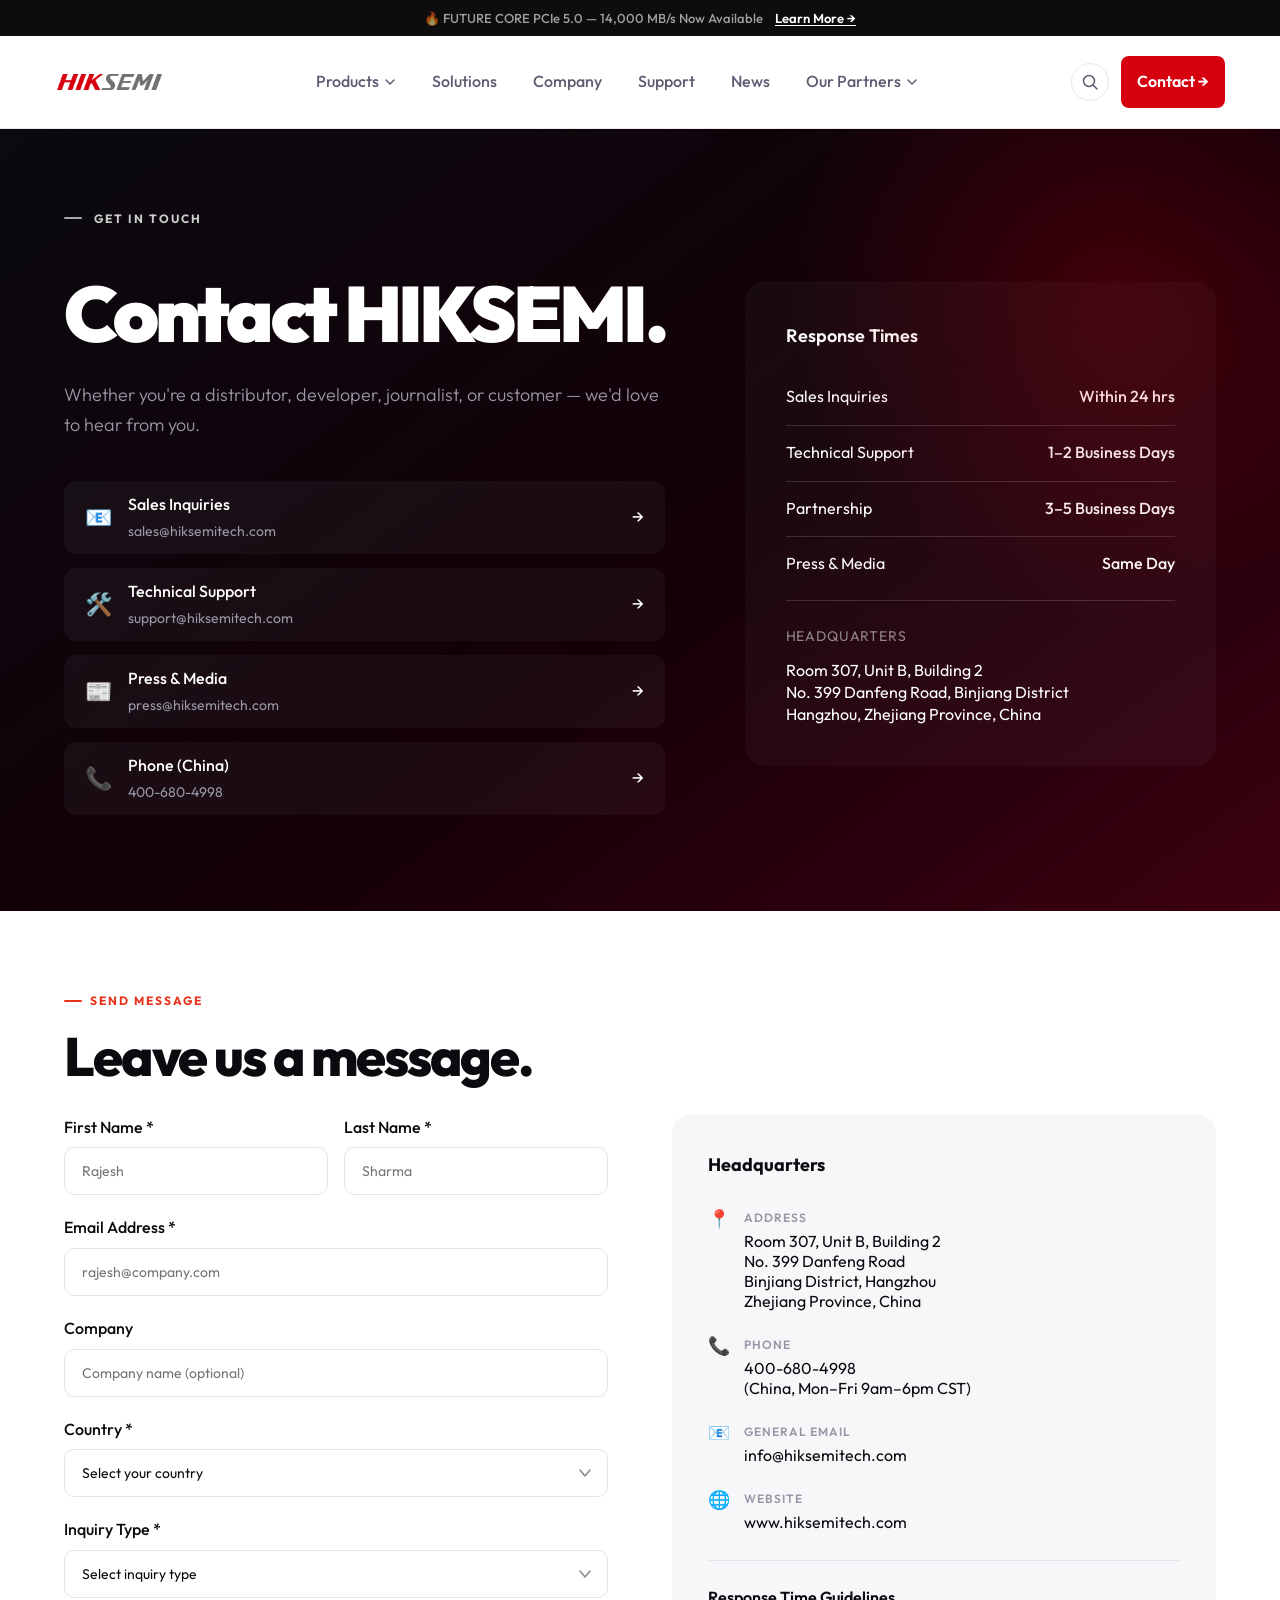
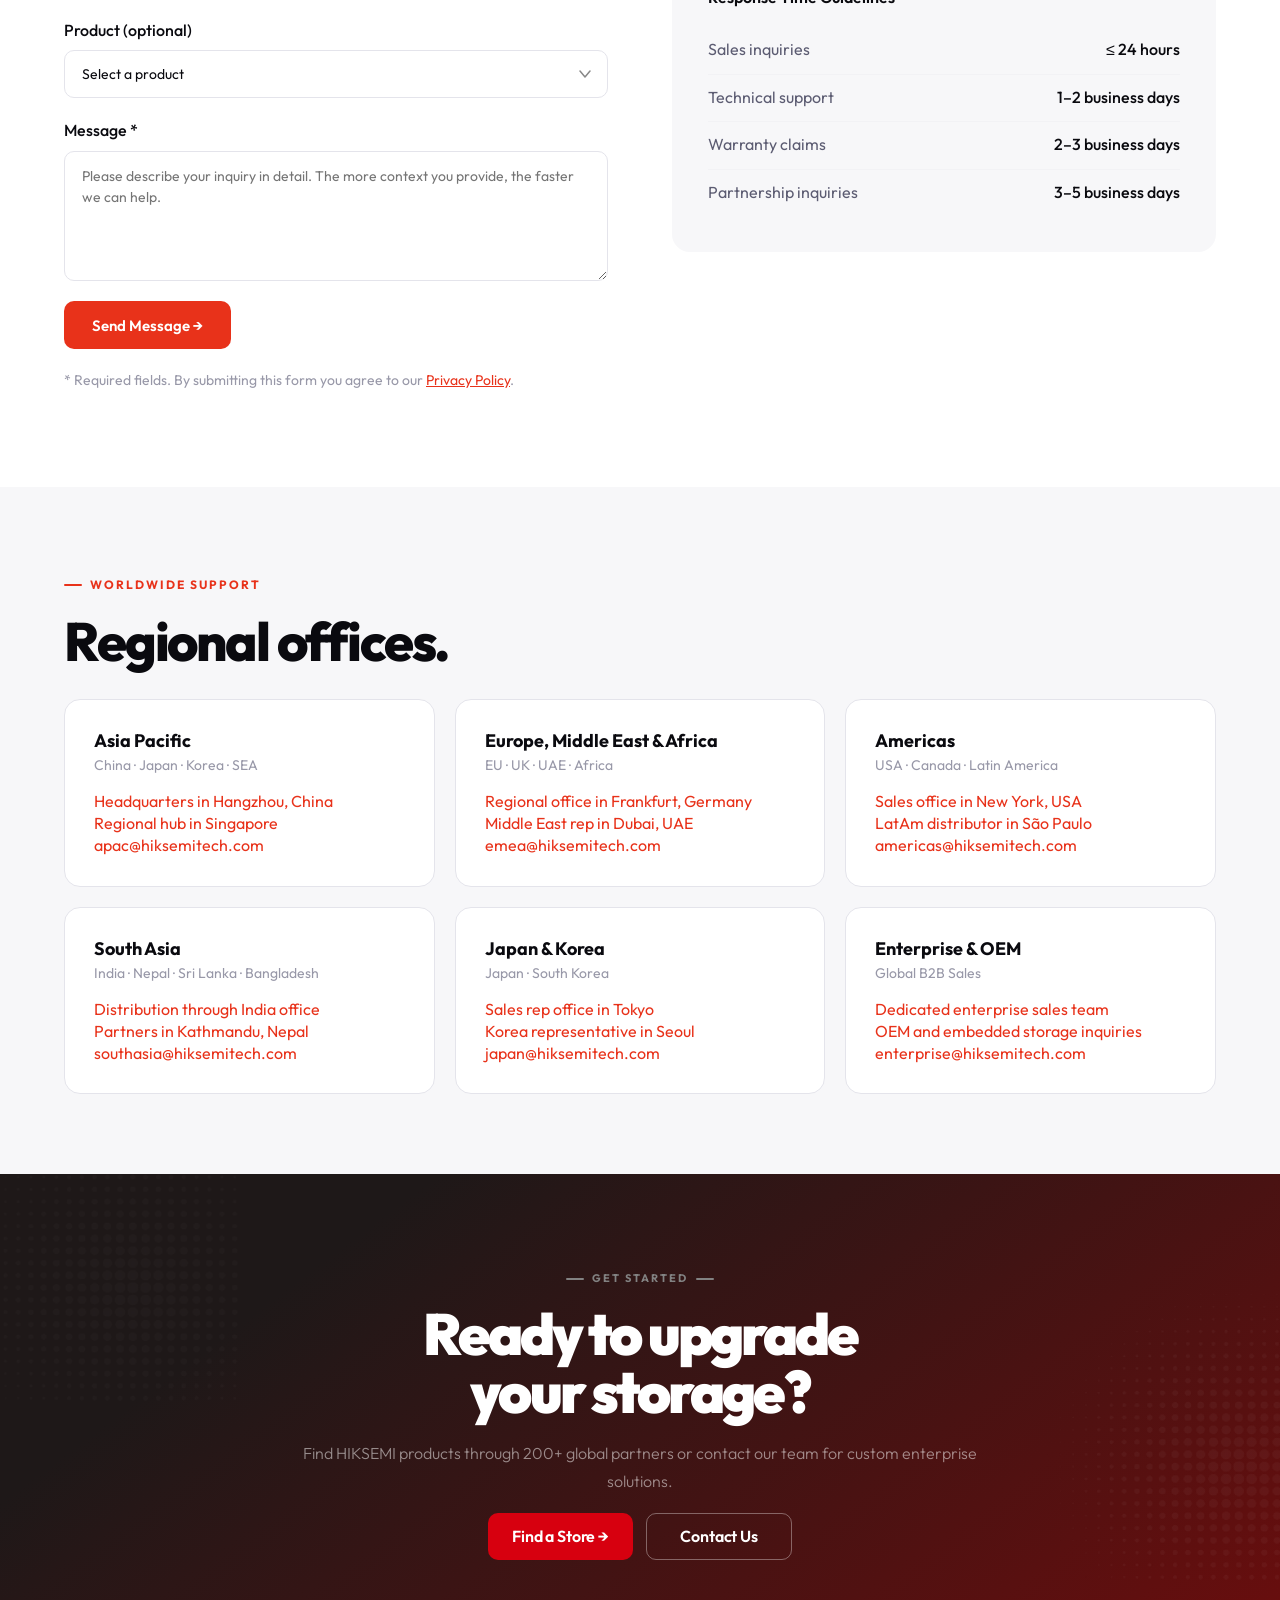
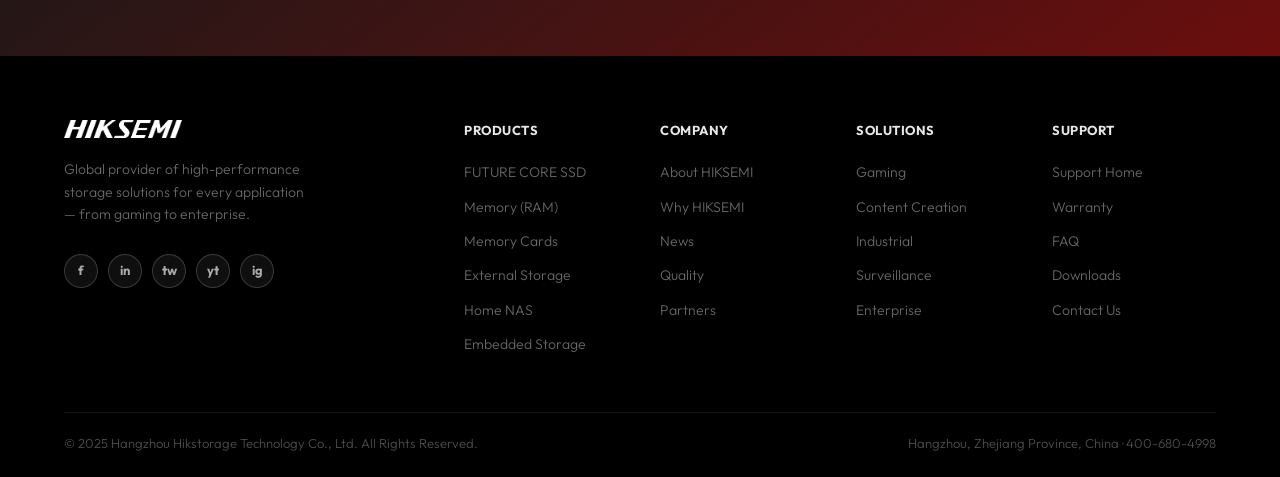
<file: contact.html>
﻿<!DOCTYPE html>
<html lang="en">
<head>
  <meta charset="UTF-8" />
  <meta name="viewport" content="width=device-width, initial-scale=1.0" />
  <title>Contact – HIKSEMI</title>
  <link rel="preconnect" href="https://fonts.googleapis.com" />
  <link rel="preconnect" href="https://fonts.gstatic.com" crossorigin />
  <link href="https://fonts.googleapis.com/css2?family=Outfit:wght@300;400;500;600;700;800;900&display=swap" rel="stylesheet" />
  <link rel="stylesheet" href="css/styles.css" />
  <style>
    *, *::before, *::after { box-sizing: border-box; margin: 0; padding: 0; }
    body { font-family: 'Outfit', sans-serif; background: #fff; color: #0a0a0f; }
    a { text-decoration: none; color: inherit; }
    button { font-family: inherit; cursor: pointer; border: none; background: none; }
    /* ── SECTION COMMONS ── */
    .sec-wrap {
      max-width: 1792px;
      margin: 0 auto;
      padding: 0 64px;
    }

    /* ── CONTACT HERO ── */
    .ct-hero {
      background: linear-gradient(143deg, #0a0a0f 0%, #140008 55%, #3d0010 100%);
      padding: 80px 0 96px;
      position: relative;
      overflow: hidden;
    }
    .ct-hero::after {
      content: '';
      position: absolute;
      top: -180px; right: -180px;
      width: 700px; height: 700px;
      background: radial-gradient(circle, rgba(215,0,15,0.22) 0%, transparent 65%);
      pointer-events: none;
    }
    .ct-hero-inner {
      display: grid;
      grid-template-columns: 1fr 1fr;
      gap: 80px;
      align-items: start;
    }
    .ct-eyebrow {
      display: flex;
      align-items: center;
      gap: 12px;
      margin-bottom: 46px;
    }
    .ct-eyebrow-line { width: 18px; height: 2px; background: #a8a8a8; border-radius: 1px; flex-shrink: 0; }
    .ct-eyebrow-text {
      font-size: 12px;
      font-weight: 700;
      color: #ccc;
      letter-spacing: 1.9775px;
      text-transform: uppercase;
    }
    .ct-h1 {
      font-size: 78px;
      font-weight: 900;
      color: #fff;
      letter-spacing: -3.9px;
      line-height: 78px;
      margin-bottom: 28px;
      white-space: nowrap;
    }
    .ct-desc {
      font-size: 18px;
      font-weight: 300;
      color: #9898a8;
      line-height: 30.6px;
      margin-bottom: 40px;
    }
    .ct-links {
      display: flex;
      flex-direction: column;
      gap: 14px;
    }
    .ct-link {
      display: flex;
      align-items: center;
      gap: 16px;
      padding: 0 21px;
      height: 73px;
      background: rgba(255,255,255,0.04);
      border-radius: 12px;
      transition: background 0.2s;
    }
    .ct-link:hover { background: rgba(255,255,255,0.08); }
    .ct-link-icon { font-size: 22px; line-height: 1; flex-shrink: 0; }
    .ct-link-body { flex: 1; display: flex; flex-direction: column; gap: 2px; }
    .ct-link-label { font-size: 16px; font-weight: 500; color: #fff; }
    .ct-link-value { font-size: 14px; font-weight: 400; color: #9898a8; }
    .ct-link-arrow { font-size: 18px; color: #fff; flex-shrink: 0; }

    /* Right: Response Times card */
    .ct-resp-card {
      background: rgba(255,255,255,0.03);
      border-radius: 20px;
      padding: 41px;
      margin-top: 72px;
    }
    .ct-resp-title {
      font-size: 18px;
      font-weight: 600;
      color: #fff;
      margin-bottom: 20px;
    }
    .ct-resp-rows { display: flex; flex-direction: column; }
    .ct-resp-row {
      display: flex;
      justify-content: space-between;
      align-items: center;
      padding: 14px 0 15px;
      border-bottom: 1px solid rgba(255,255,255,0.15);
    }
    .ct-resp-row:last-child { border-bottom: none; }
    .ct-resp-channel { font-size: 16px; font-weight: 400; color: #fff; }
    .ct-resp-time { font-size: 16px; font-weight: 500; color: #fff; }
    .ct-hq {
      border-top: 1px solid rgba(255,255,255,0.15);
      padding-top: 24px;
      margin-top: 8px;
    }
    .ct-hq-label {
      font-size: 14px;
      font-weight: 400;
      color: rgba(255,255,255,0.5);
      letter-spacing: 0.84px;
      text-transform: uppercase;
      margin-bottom: 12px;
    }
    .ct-hq-addr {
      font-size: 16px;
      font-weight: 400;
      color: #fff;
      line-height: 22.1px;
    }

    /* ── FOOTER ── */
    .footer {
      background: #000;
      padding: 64px 64px 0;
      position: relative;
      overflow: hidden;
    }
    .footer-main {
      max-width: 1716px;
      margin: 0 auto;
      padding: 0 0 56px;
      display: grid;
      grid-template-columns: 320px 1fr;
      gap: 80px;
      border-bottom: 1px solid rgba(255,255,255,0.08);
    }
    .footer-logo img { height: 18px; display: block; margin-bottom: 20px; filter: brightness(0) invert(1); }
    .footer-tagline { font-size: 14px; font-weight: 300; color: rgba(255,255,255,0.4); line-height: 1.6; margin-bottom: 28px; }
    .footer-socials { display: flex; gap: 10px; }
    .footer-social-btn {
      width: 34px; height: 34px;
      border: 1px solid rgba(255,255,255,0.12);
      border-radius: 8px;
      display: flex; align-items: center; justify-content: center;
      font-size: 11px; font-weight: 700; color: rgba(255,255,255,0.5);
      transition: border-color 0.2s, color 0.2s;
    }
    .footer-social-btn:hover { border-color: #d7000f; color: #fff; }
    .footer-cols { display: grid; grid-template-columns: repeat(4, 1fr); gap: 32px; }
    .footer-col-title { font-size: 13px; font-weight: 700; color: rgba(255,255,255,0.9); letter-spacing: 0.5px; margin-bottom: 20px; }
    .footer-col-links { display: flex; flex-direction: column; gap: 12px; }
    .footer-col-links a { font-size: 14px; font-weight: 300; color: rgba(255,255,255,0.4); transition: color 0.2s; }
    .footer-col-links a:hover { color: #fff; }
    .footer-bottom {
      max-width: 1716px;
      margin: 0 auto;
      padding: 20px 0 24px;
      display: flex;
      justify-content: space-between;
      align-items: center;
    }
    .footer-copy { font-size: 13px; font-weight: 300; color: rgba(255,255,255,0.3); }
    .footer-contact-info { font-size: 13px; font-weight: 300; color: rgba(255,255,255,0.3); }

    /* ── SEND MESSAGE SECTION ── */
    .ct-msg-sec {
      padding: 80px 0 96px;
      background: #fff;
    }
    .ct-msg-eyebrow {
      display: flex;
      align-items: center;
      gap: 8px;
      margin-bottom: 18px;
    }
    .ct-msg-eyebrow-line { width: 18px; height: 2px; background: #e8321a; border-radius: 1px; flex-shrink: 0; }
    .ct-msg-eyebrow-text { font-size: 12px; font-weight: 700; color: #e8321a; letter-spacing: 1.9775px; text-transform: uppercase; }
    .ct-msg-h2 {
      font-size: 54px;
      font-weight: 800;
      color: #0a0a0f;
      letter-spacing: -2.16px;
      line-height: 56.7px;
      margin-bottom: 30px;
    }
    .ct-msg-inner {
      display: grid;
      grid-template-columns: 1fr 1fr;
      gap: 64px;
      align-items: start;
    }

    /* Form */
    .ct-form { display: flex; flex-direction: column; gap: 20px; }
    .ct-form-row { display: grid; grid-template-columns: 1fr 1fr; gap: 16px; }
    .ct-form-group { display: flex; flex-direction: column; gap: 7px; }
    .ct-form-label { font-size: 16px; font-weight: 500; color: #0a0a0f; }
    .ct-form-input,
    .ct-form-select,
    .ct-form-textarea {
      width: 100%;
      background: #fff;
      border: 1px solid #e4e4eb;
      border-radius: 10px;
      padding: 14px 17px;
      font-size: 14px;
      font-weight: 400;
      color: #0a0a0f;
      font-family: 'Outfit', sans-serif;
      outline: none;
      transition: border-color 0.2s;
    }
    .ct-form-input::placeholder,
    .ct-form-textarea::placeholder { color: #757575; }
    .ct-form-input:focus,
    .ct-form-select:focus,
    .ct-form-textarea:focus { border-color: #e8321a; }
    .ct-form-select {
      appearance: none;
      -webkit-appearance: none;
      background-image: url("data:image/svg+xml,%3Csvg width='12' height='8' viewBox='0 0 12 8' fill='none' xmlns='http://www.w3.org/2000/svg'%3E%3Cpath d='M1 1L6 7L11 1' stroke='%23888888' stroke-width='1.5' stroke-linecap='round' stroke-linejoin='round'/%3E%3C/svg%3E");
      background-repeat: no-repeat;
      background-position: right 16px center;
      padding-right: 40px;
      cursor: pointer;
    }
    .ct-form-select option { color: #0a0a0f; }
    .ct-form-textarea { resize: vertical; min-height: 130px; line-height: 1.5; }
    .ct-send-btn {
      display: inline-flex;
      align-items: center;
      justify-content: center;
      height: 48px;
      padding: 0 28px;
      background: #e8321a;
      border-radius: 10px;
      font-size: 15px;
      font-weight: 600;
      color: #fff;
      border: none;
      cursor: pointer;
      font-family: 'Outfit', sans-serif;
      transition: background 0.2s;
      align-self: flex-start;
    }
    .ct-send-btn:hover { background: #c42814; }
    .ct-form-note { font-size: 14px; font-weight: 400; color: #9898a8; }
    .ct-form-note a { color: #e8321a; text-decoration: underline; }

    /* Sidebar */
    .ct-sidebar {
      background: #f7f7f9;
      border-radius: 18px;
      padding: 36px;
    }
    .ct-sidebar-title { font-size: 18px; font-weight: 700; color: #0a0a0f; margin-bottom: 28px; }
    .ct-sidebar-items { display: flex; flex-direction: column; gap: 24px; margin-bottom: 28px; }
    .ct-sidebar-item { display: flex; gap: 14px; align-items: flex-start; }
    .ct-sidebar-icon { font-size: 18px; line-height: 1; flex-shrink: 0; padding-top: 2px; }
    .ct-sidebar-body { display: flex; flex-direction: column; gap: 4px; }
    .ct-sidebar-label {
      font-size: 12px;
      font-weight: 600;
      color: #9898a8;
      letter-spacing: 0.96px;
      text-transform: uppercase;
    }
    .ct-sidebar-value { font-size: 16px; font-weight: 400; color: #0a0a0f; line-height: 20px; }
    .ct-rg { border-top: 1px solid #e4e4eb; padding-top: 24px; }
    .ct-rg-title { font-size: 16px; font-weight: 600; color: #0a0a0f; margin-bottom: 16px; }
    .ct-rg-rows { display: flex; flex-direction: column; }
    .ct-rg-row {
      display: flex;
      justify-content: space-between;
      align-items: center;
      padding: 10px 0 11px;
      border-bottom: 1px solid #f2f2f5;
    }
    .ct-rg-row:last-child { border-bottom: none; }
    .ct-rg-channel { font-size: 16px; font-weight: 400; color: #5c5c72; }
    .ct-rg-time { font-size: 16px; font-weight: 500; color: #0a0a0f; }

    /* ── REGIONAL CONTACTS SECTION ── */
    .ct-regional-sec {
      padding: 88px 0 80px;
      background: #f7f7f9;
    }
    .ct-regional-eyebrow { display: flex; align-items: center; gap: 8px; margin-bottom: 18px; }
    .ct-regional-eyebrow-line { width: 18px; height: 2px; background: #e8321a; border-radius: 1px; flex-shrink: 0; }
    .ct-regional-eyebrow-text { font-size: 12px; font-weight: 700; color: #e8321a; letter-spacing: 1.9775px; text-transform: uppercase; }
    .ct-regional-h2 {
      font-size: 54px;
      font-weight: 800;
      color: #0a0a0f;
      letter-spacing: -2.16px;
      line-height: 56.7px;
    }
    .ct-regional-grid {
      display: grid;
      grid-template-columns: repeat(3, 1fr);
      gap: 20px;
      padding-top: 30px;
    }
    .ct-regional-card {
      background: #fff;
      border: 1px solid #e4e4eb;
      border-radius: 16px;
      padding: 29px;
      display: flex;
      flex-direction: column;
      gap: 4px;
    }
    .ct-regional-title { font-size: 18px; font-weight: 700; color: #0a0a0f; line-height: normal; }
    .ct-regional-countries { font-size: 14px; font-weight: 400; color: #9898a8; line-height: normal; }
    .ct-regional-details { padding-top: 12px; display: flex; flex-direction: column; }
    .ct-regional-details p { font-size: 16px; font-weight: 400; color: #e8321a; line-height: 22.1px; margin: 0; }

    /* ── RESPONSIVE ── */
    @media (max-width: 1200px) {
      .ct-hero-inner { grid-template-columns: 1fr; gap: 48px; }
      .ct-resp-card { margin-top: 0; }
      .ct-h1 { font-size: 56px; }
      .ct-regional-grid { grid-template-columns: repeat(2, 1fr); }
    }
    @media (max-width: 992px) {
      .sec-wrap { padding: 0 32px; }
      .ct-hero { padding: 64px 0 80px; }
      .ct-h1 { font-size: 44px; white-space: normal; }
      .footer { padding: 48px 32px 0; }
      .footer-main { grid-template-columns: 1fr; gap: 40px; }
    }
    @media (max-width: 768px) {
      .nav-links { display: none; }
      .footer-cols { grid-template-columns: repeat(2, 1fr); }
    }
    @media (max-width: 480px) {
      .ct-h1 { font-size: 36px; }
      .footer-cols { grid-template-columns: 1fr; }
    }
  </style>
</head>
<body>

  <!-- ============ ANNOUNCE BAR ============ -->
  <div class="announce-bar">
    <p>🔥 FUTURE CORE PCIe 5.0 — 14,000 MB/s Now Available</p>
    <a href="product-details.html">Learn More →</a>
  </div>

      <!-- ============ NAVBAR ============ -->
  <nav class="navbar">
    <div class="nav-wrap">
      <a href="index.html" class="nav-logo">
        <img src="images/logo.png" alt="HIKSEMI" />
      </a>
      <div class="nav-links">
        <div class="nav-item">
          <a href="products.html" class="nav-link">
            Products
            <svg class="chev" viewBox="0 0 12 12" fill="none"><path d="M2 4L6 8L10 4" stroke="currentColor" stroke-width="1.5" stroke-linecap="round" stroke-linejoin="round"/></svg>
          </a>
          <div class="mega-menu">
            <div class="mega-sidebar">
              <div class="mega-sidebar-item active" data-cat="ssd">
                <div class="mega-sb-icon" style="background:#f7f7f7;">&#128190;</div>
                <span>Solid State Drives</span>
              </div>
              <div class="mega-sidebar-item" data-cat="memory">
                <div class="mega-sb-icon" style="background:#f2f2f2;">&#129504;</div>
                <span>Memory (RAM)</span>
              </div>
              <div class="mega-sidebar-item" data-cat="cards">
                <div class="mega-sb-icon" style="background:#f2f2f2;">&#128247;</div>
                <span>Memory Cards</span>
              </div>
              <div class="mega-sidebar-item" data-cat="external">
                <div class="mega-sb-icon" style="background:#f2f2f2;">&#128188;</div>
                <span>External Storage</span>
              </div>
              <div class="mega-sidebar-item" data-cat="nas">
                <div class="mega-sb-icon" style="background:#f2f2f2;">&#127968;</div>
                <span>Home NAS</span>
              </div>
              <div class="mega-sidebar-item" data-cat="embedded">
                <div class="mega-sb-icon" style="background:#f2f2f2;">&#9881;&#65039;</div>
                <span>Embedded Storage</span>
              </div>
            </div>
            <div class="mega-body">
              <div class="mega-cat-header">Solid State Drives</div>
              <div class="mega-links-grid">
                <a href="product-details.html" class="mega-link-item">
                  <div class="mega-link-icon-box" style="background:#121212;">&#128190;</div>
                  <div class="mega-link-info">
                    <div class="mega-link-name">FUTURE CORE</div>
                    <div class="mega-link-sub">PCIe 5.0 NVMe</div>
                    <span class="mega-link-badge">NEW</span>
                  </div>
                </a>
                <a href="products.html" class="mega-link-item">
                  <div class="mega-link-icon-box" style="background:#121212;">&#128190;</div>
                  <div class="mega-link-info">
                    <div class="mega-link-name">FUTURE PRO</div>
                    <div class="mega-link-sub">PCIe 4.0 NVMe</div>
                  </div>
                </a>
                <a href="products.html" class="mega-link-item">
                  <div class="mega-link-icon-box" style="background:#121212;">&#128190;</div>
                  <div class="mega-link-info">
                    <div class="mega-link-name">FUTURE</div>
                    <div class="mega-link-sub">PCIe 4.0 NVMe</div>
                  </div>
                </a>
                <a href="products.html" class="mega-link-item">
                  <div class="mega-link-icon-box" style="background:#121212;">&#128190;</div>
                  <div class="mega-link-info">
                    <div class="mega-link-name">FUTURE ECO</div>
                    <div class="mega-link-sub">PCIe 3.0 NVMe</div>
                  </div>
                </a>
                <a href="products.html" class="mega-link-item">
                  <div class="mega-link-icon-box" style="background:#ededed;">&#128191;</div>
                  <div class="mega-link-info">
                    <div class="mega-link-name">WAVE(S) SATA</div>
                    <div class="mega-link-sub">SATA III 2.5&quot;</div>
                  </div>
                </a>
                <a href="products.html" class="mega-link-item">
                  <div class="mega-link-icon-box" style="background:#121212;">&#128295;</div>
                  <div class="mega-link-info">
                    <div class="mega-link-name">D300 Pro Enterprise</div>
                    <div class="mega-link-sub">Enterprise PCIe</div>
                  </div>
                </a>
              </div>
              <div class="mega-footer-bar">
                <span class="mega-footer-text">180+ products across all categories</span>
                <a href="products.html" class="mega-footer-link">View All Products &#8594;</a>
              </div>
            </div>
          </div>
        </div>
        <div class="nav-item"><a href="solutions.html" class="nav-link">Solutions</a></div>
        <div class="nav-item"><a href="company.html" class="nav-link">Company</a></div>
        <div class="nav-item"><a href="support.html" class="nav-link">Support</a></div>
        <div class="nav-item"><a href="news.html" class="nav-link">News</a></div>
        <div class="nav-item">
          <a href="where-to-buy.html" class="nav-link">
            Our Partners
            <svg class="chev" viewBox="0 0 12 12" fill="none"><path d="M2 4L6 8L10 4" stroke="currentColor" stroke-width="1.5" stroke-linecap="round" stroke-linejoin="round"/></svg>
          </a>
          <div class="partners-drop">
            <div class="ptn-sidebar">
              <a href="become-a-dealer.html" class="ptn-item">
                <div class="ptn-icon-box">
                  <svg width="18" height="18" viewBox="0 0 24 24" fill="none" stroke="#5c5c72" stroke-width="1.5" stroke-linecap="round" stroke-linejoin="round"><path d="M17 21v-2a4 4 0 0 0-4-4H5a4 4 0 0 0-4 4v2"/><circle cx="9" cy="7" r="4"/><path d="M23 21v-2a4 4 0 0 0-3-3.87"/><path d="M16 3.13a4 4 0 0 1 0 7.75"/></svg>
                </div>
                <span class="ptn-label">Become a Dealer</span>
              </a>
              <a href="where-to-buy.html" class="ptn-item">
                <div class="ptn-icon-box">
                  <svg width="18" height="18" viewBox="0 0 24 24" fill="none" stroke="#5c5c72" stroke-width="1.5" stroke-linecap="round" stroke-linejoin="round"><path d="M21 10c0 7-9 13-9 13s-9-6-9-13a9 9 0 0 1 18 0z"/><circle cx="12" cy="10" r="3"/></svg>
                </div>
                <span class="ptn-label">Locate our Dealer</span>
              </a>
            </div>
            <div class="ptn-featured">
              <div class="ptn-card">
                <div class="ptn-card-top">
                  <div class="ptn-card-eyebrow">New Launch &#8212; PCIe Gen 5</div>
                  <div class="ptn-card-title">FUTURE CORE</div>
                </div>
                <div class="ptn-card-emoji">&#128190;</div>
                <a href="product-details.html" class="ptn-card-link">View Full Specs &#8594;</a>
              </div>
            </div>
          </div>
        </div>
      </div>
      <div class="nav-actions">
        <a href="search.html" class="nav-search-btn" aria-label="Search">
          <svg width="18" height="18" viewBox="0 0 18 18" fill="none"><circle cx="8" cy="8" r="5.5" stroke="#5c5c72" stroke-width="1.5"/><path d="M12.5 12.5L16 16" stroke="#5c5c72" stroke-width="1.5" stroke-linecap="round"/></svg>
        </a>
        <a href="contact.html" class="nav-contact-btn">Contact &#8594;</a>
      </div>
    </div>
  </nav>

  <!-- CONTACT HERO -->
  <section class="ct-hero">
    <div class="sec-wrap">
      <div class="ct-hero-inner">

        <!-- Left: heading + contact links -->
        <div class="ct-hero-left">
          <div class="ct-eyebrow">
            <div class="ct-eyebrow-line"></div>
            <span class="ct-eyebrow-text">Get in Touch</span>
          </div>
          <h1 class="ct-h1">Contact HIKSEMI.</h1>
          <p class="ct-desc">Whether you're a distributor, developer, journalist, or customer — we'd love<br>to hear from you.</p>
          <div class="ct-links">
            <a href="mailto:sales@hiksemitech.com" class="ct-link">
              <span class="ct-link-icon">📧</span>
              <div class="ct-link-body">
                <span class="ct-link-label">Sales Inquiries</span>
                <span class="ct-link-value">sales@hiksemitech.com</span>
              </div>
              <span class="ct-link-arrow">→</span>
            </a>
            <a href="mailto:support@hiksemitech.com" class="ct-link">
              <span class="ct-link-icon">🛠️</span>
              <div class="ct-link-body">
                <span class="ct-link-label">Technical Support</span>
                <span class="ct-link-value">support@hiksemitech.com</span>
              </div>
              <span class="ct-link-arrow">→</span>
            </a>
            <a href="mailto:press@hiksemitech.com" class="ct-link">
              <span class="ct-link-icon">📰</span>
              <div class="ct-link-body">
                <span class="ct-link-label">Press &amp; Media</span>
                <span class="ct-link-value">press@hiksemitech.com</span>
              </div>
              <span class="ct-link-arrow">→</span>
            </a>
            <a href="tel:4006804998" class="ct-link">
              <span class="ct-link-icon">📞</span>
              <div class="ct-link-body">
                <span class="ct-link-label">Phone (China)</span>
                <span class="ct-link-value">400-680-4998</span>
              </div>
              <span class="ct-link-arrow">→</span>
            </a>
          </div>
        </div>

        <!-- Right: Response Times card -->
        <div class="ct-resp-card">
          <div class="ct-resp-title">Response Times</div>
          <div class="ct-resp-rows">
            <div class="ct-resp-row">
              <span class="ct-resp-channel">Sales Inquiries</span>
              <span class="ct-resp-time">Within 24 hrs</span>
            </div>
            <div class="ct-resp-row">
              <span class="ct-resp-channel">Technical Support</span>
              <span class="ct-resp-time">1–2 Business Days</span>
            </div>
            <div class="ct-resp-row">
              <span class="ct-resp-channel">Partnership</span>
              <span class="ct-resp-time">3–5 Business Days</span>
            </div>
            <div class="ct-resp-row">
              <span class="ct-resp-channel">Press &amp; Media</span>
              <span class="ct-resp-time">Same Day</span>
            </div>
          </div>
          <div class="ct-hq">
            <div class="ct-hq-label">Headquarters</div>
            <div class="ct-hq-addr">
              Room 307, Unit B, Building 2<br>
              No. 399 Danfeng Road, Binjiang District<br>
              Hangzhou, Zhejiang Province, China
            </div>
          </div>
        </div>

      </div>
    </div>
  </section>

  <!-- SEND MESSAGE -->
  <section class="ct-msg-sec">
    <div class="sec-wrap">
      <div class="ct-msg-eyebrow">
        <div class="ct-msg-eyebrow-line"></div>
        <span class="ct-msg-eyebrow-text">Send Message</span>
      </div>
      <h2 class="ct-msg-h2">Leave us a message.</h2>
      <div class="ct-msg-inner">

        <!-- Left: Form -->
        <form class="ct-form" onsubmit="return false;">
          <div class="ct-form-row">
            <div class="ct-form-group">
              <label class="ct-form-label">First Name *</label>
              <input class="ct-form-input" type="text" placeholder="Rajesh" required />
            </div>
            <div class="ct-form-group">
              <label class="ct-form-label">Last Name *</label>
              <input class="ct-form-input" type="text" placeholder="Sharma" required />
            </div>
          </div>
          <div class="ct-form-group">
            <label class="ct-form-label">Email Address *</label>
            <input class="ct-form-input" type="email" placeholder="rajesh@company.com" required />
          </div>
          <div class="ct-form-group">
            <label class="ct-form-label">Company</label>
            <input class="ct-form-input" type="text" placeholder="Company name (optional)" />
          </div>
          <div class="ct-form-group">
            <label class="ct-form-label">Country *</label>
            <select class="ct-form-select" required>
              <option value="" disabled selected>Select your country</option>
              <option>China</option>
              <option>United States</option>
              <option>United Kingdom</option>
              <option>Germany</option>
              <option>Japan</option>
              <option>South Korea</option>
              <option>India</option>
              <option>Singapore</option>
              <option>Australia</option>
              <option>Other</option>
            </select>
          </div>
          <div class="ct-form-group">
            <label class="ct-form-label">Inquiry Type *</label>
            <select class="ct-form-select" required>
              <option value="" disabled selected>Select inquiry type</option>
              <option>Sales Inquiry</option>
              <option>Technical Support</option>
              <option>Warranty / RMA</option>
              <option>Partnership / Distribution</option>
              <option>Press &amp; Media</option>
              <option>Other</option>
            </select>
          </div>
          <div class="ct-form-group">
            <label class="ct-form-label">Product (optional)</label>
            <select class="ct-form-select">
              <option value="" disabled selected>Select a product</option>
              <option>FUTURE CORE (PCIe 5.0 NVMe)</option>
              <option>FUTURE PRO (PCIe 4.0 NVMe)</option>
              <option>FUTURE ECO (PCIe 3.0 NVMe)</option>
              <option>WAVE(S) SATA SSD</option>
              <option>DDR5 / DDR4 Memory</option>
              <option>Memory Cards</option>
              <option>Portable SSD</option>
              <option>Home NAS</option>
              <option>Other</option>
            </select>
          </div>
          <div class="ct-form-group">
            <label class="ct-form-label">Message *</label>
            <textarea class="ct-form-textarea" placeholder="Please describe your inquiry in detail. The more context you provide, the faster we can help." required></textarea>
          </div>
          <button type="submit" class="ct-send-btn">Send Message →</button>
          <p class="ct-form-note">* Required fields. By submitting this form you agree to our <a href="#">Privacy Policy</a>.</p>
        </form>

        <!-- Right: Sidebar -->
        <div class="ct-sidebar">
          <div class="ct-sidebar-title">Headquarters</div>
          <div class="ct-sidebar-items">
            <div class="ct-sidebar-item">
              <span class="ct-sidebar-icon">📍</span>
              <div class="ct-sidebar-body">
                <span class="ct-sidebar-label">Address</span>
                <span class="ct-sidebar-value">Room 307, Unit B, Building 2<br>No. 399 Danfeng Road<br>Binjiang District, Hangzhou<br>Zhejiang Province, China</span>
              </div>
            </div>
            <div class="ct-sidebar-item">
              <span class="ct-sidebar-icon">📞</span>
              <div class="ct-sidebar-body">
                <span class="ct-sidebar-label">Phone</span>
                <span class="ct-sidebar-value">400-680-4998<br>(China, Mon–Fri 9am–6pm CST)</span>
              </div>
            </div>
            <div class="ct-sidebar-item">
              <span class="ct-sidebar-icon">📧</span>
              <div class="ct-sidebar-body">
                <span class="ct-sidebar-label">General Email</span>
                <span class="ct-sidebar-value">info@hiksemitech.com</span>
              </div>
            </div>
            <div class="ct-sidebar-item">
              <span class="ct-sidebar-icon">🌐</span>
              <div class="ct-sidebar-body">
                <span class="ct-sidebar-label">Website</span>
                <span class="ct-sidebar-value">www.hiksemitech.com</span>
              </div>
            </div>
          </div>
          <div class="ct-rg">
            <div class="ct-rg-title">Response Time Guidelines</div>
            <div class="ct-rg-rows">
              <div class="ct-rg-row">
                <span class="ct-rg-channel">Sales inquiries</span>
                <span class="ct-rg-time">≤ 24 hours</span>
              </div>
              <div class="ct-rg-row">
                <span class="ct-rg-channel">Technical support</span>
                <span class="ct-rg-time">1–2 business days</span>
              </div>
              <div class="ct-rg-row">
                <span class="ct-rg-channel">Warranty claims</span>
                <span class="ct-rg-time">2–3 business days</span>
              </div>
              <div class="ct-rg-row">
                <span class="ct-rg-channel">Partnership inquiries</span>
                <span class="ct-rg-time">3–5 business days</span>
              </div>
            </div>
          </div>
        </div>

      </div>
    </div>
  </section>

  <!-- WORLDWIDE SUPPORT / REGIONAL CONTACTS -->
  <section class="ct-regional-sec">
    <div class="sec-wrap">
      <div class="ct-regional-eyebrow">
        <div class="ct-regional-eyebrow-line"></div>
        <span class="ct-regional-eyebrow-text">Worldwide Support</span>
      </div>
      <h2 class="ct-regional-h2">Regional offices.</h2>
      <div class="ct-regional-grid">

        <div class="ct-regional-card">
          <div class="ct-regional-title">Asia Pacific</div>
          <div class="ct-regional-countries">China · Japan · Korea · SEA</div>
          <div class="ct-regional-details">
            <p>Headquarters in Hangzhou, China</p>
            <p>Regional hub in Singapore</p>
            <p>apac@hiksemitech.com</p>
          </div>
        </div>

        <div class="ct-regional-card">
          <div class="ct-regional-title">Europe, Middle East &amp; Africa</div>
          <div class="ct-regional-countries">EU · UK · UAE · Africa</div>
          <div class="ct-regional-details">
            <p>Regional office in Frankfurt, Germany</p>
            <p>Middle East rep in Dubai, UAE</p>
            <p>emea@hiksemitech.com</p>
          </div>
        </div>

        <div class="ct-regional-card">
          <div class="ct-regional-title">Americas</div>
          <div class="ct-regional-countries">USA · Canada · Latin America</div>
          <div class="ct-regional-details">
            <p>Sales office in New York, USA</p>
            <p>LatAm distributor in São Paulo</p>
            <p>americas@hiksemitech.com</p>
          </div>
        </div>

        <div class="ct-regional-card">
          <div class="ct-regional-title">South Asia</div>
          <div class="ct-regional-countries">India · Nepal · Sri Lanka · Bangladesh</div>
          <div class="ct-regional-details">
            <p>Distribution through India office</p>
            <p>Partners in Kathmandu, Nepal</p>
            <p>southasia@hiksemitech.com</p>
          </div>
        </div>

        <div class="ct-regional-card">
          <div class="ct-regional-title">Japan &amp; Korea</div>
          <div class="ct-regional-countries">Japan · South Korea</div>
          <div class="ct-regional-details">
            <p>Sales rep office in Tokyo</p>
            <p>Korea representative in Seoul</p>
            <p>japan@hiksemitech.com</p>
          </div>
        </div>

        <div class="ct-regional-card">
          <div class="ct-regional-title">Enterprise &amp; OEM</div>
          <div class="ct-regional-countries">Global B2B Sales</div>
          <div class="ct-regional-details">
            <p>Dedicated enterprise sales team</p>
            <p>OEM and embedded storage inquiries</p>
            <p>enterprise@hiksemitech.com</p>
          </div>
        </div>

      </div>
    </div>
  </section>


  <!-- ============ CTA ============ -->
  <section class="site-cta">
    <div class="site-cta-dot site-cta-dot-l"><img src="images/dot-pattern.png" alt="" /></div>
    <div class="site-cta-dot site-cta-dot-r"><img src="images/dot-pattern.png" alt="" /></div>
    <div class="site-cta-inner">
      <div class="site-cta-eyebrow">Get Started</div>
      <h2 class="site-cta-heading">Ready to upgrade<br>your storage?</h2>
      <p class="site-cta-desc">Find HIKSEMI products through 200+ global partners or contact our team for custom enterprise solutions.</p>
      <div class="site-cta-btns">
        <a href="where-to-buy.html" class="site-cta-btn-primary">Find a Store →</a>
        <a href="contact.html" class="site-cta-btn-outline">Contact Us</a>
      </div>
    </div>
  </section>
  <footer class="footer">
    <div class="footer-main">
      <div class="footer-brand">
        <div class="footer-logo">
          <img src="images/logo.png" alt="HIKSEMI" />
        </div>
        <p class="footer-tagline">Global provider of high-performance storage solutions for every application — from gaming to enterprise.</p>
        <div class="footer-socials">
          <a href="#" class="footer-social-btn">f</a>
          <a href="#" class="footer-social-btn">in</a>
          <a href="#" class="footer-social-btn">tw</a>
          <a href="#" class="footer-social-btn">yt</a>
          <a href="#" class="footer-social-btn">ig</a>
        </div>
      </div>
      <div class="footer-cols">
        <div class="footer-col">
          <div class="footer-col-title">Products</div>
          <div class="footer-col-links">
            <a href="product-details.html">FUTURE CORE SSD</a>
            <a href="products.html">Memory (RAM)</a>
            <a href="products.html">Memory Cards</a>
            <a href="products.html">External Storage</a>
            <a href="products.html">Home NAS</a>
            <a href="products.html">Embedded Storage</a>
          </div>
        </div>
        <div class="footer-col">
          <div class="footer-col-title">Company</div>
          <div class="footer-col-links">
            <a href="company.html">About HIKSEMI</a>
            <a href="company.html">Why HIKSEMI</a>
            <a href="#">News</a>
            <a href="company.html">Quality</a>
            <a href="where-to-buy.html">Partners</a>
          </div>
        </div>
        <div class="footer-col">
          <div class="footer-col-title">Solutions</div>
          <div class="footer-col-links">
            <a href="solutions.html">Gaming</a>
            <a href="solutions.html">Content Creation</a>
            <a href="solutions.html">Industrial</a>
            <a href="solutions.html">Surveillance</a>
            <a href="solutions.html">Enterprise</a>
          </div>
        </div>
        <div class="footer-col">
          <div class="footer-col-title">Support</div>
          <div class="footer-col-links">
            <a href="support.html">Support Home</a>
            <a href="support.html">Warranty</a>
            <a href="support.html#faq">FAQ</a>
            <a href="support.html">Downloads</a>
            <a href="contact.html">Contact Us</a>
          </div>
        </div>
      </div>
    </div>
    <div class="footer-bottom">
      <span class="footer-copy">© 2025 Hangzhou Hikstorage Technology Co., Ltd. All Rights Reserved.</span>
      <span class="footer-contact-info">Hangzhou, Zhejiang Province, China · 400-680-4998</span>
    </div>
  </footer>

  <script src="js/search.js"></script>
</body>
</html>
</file>
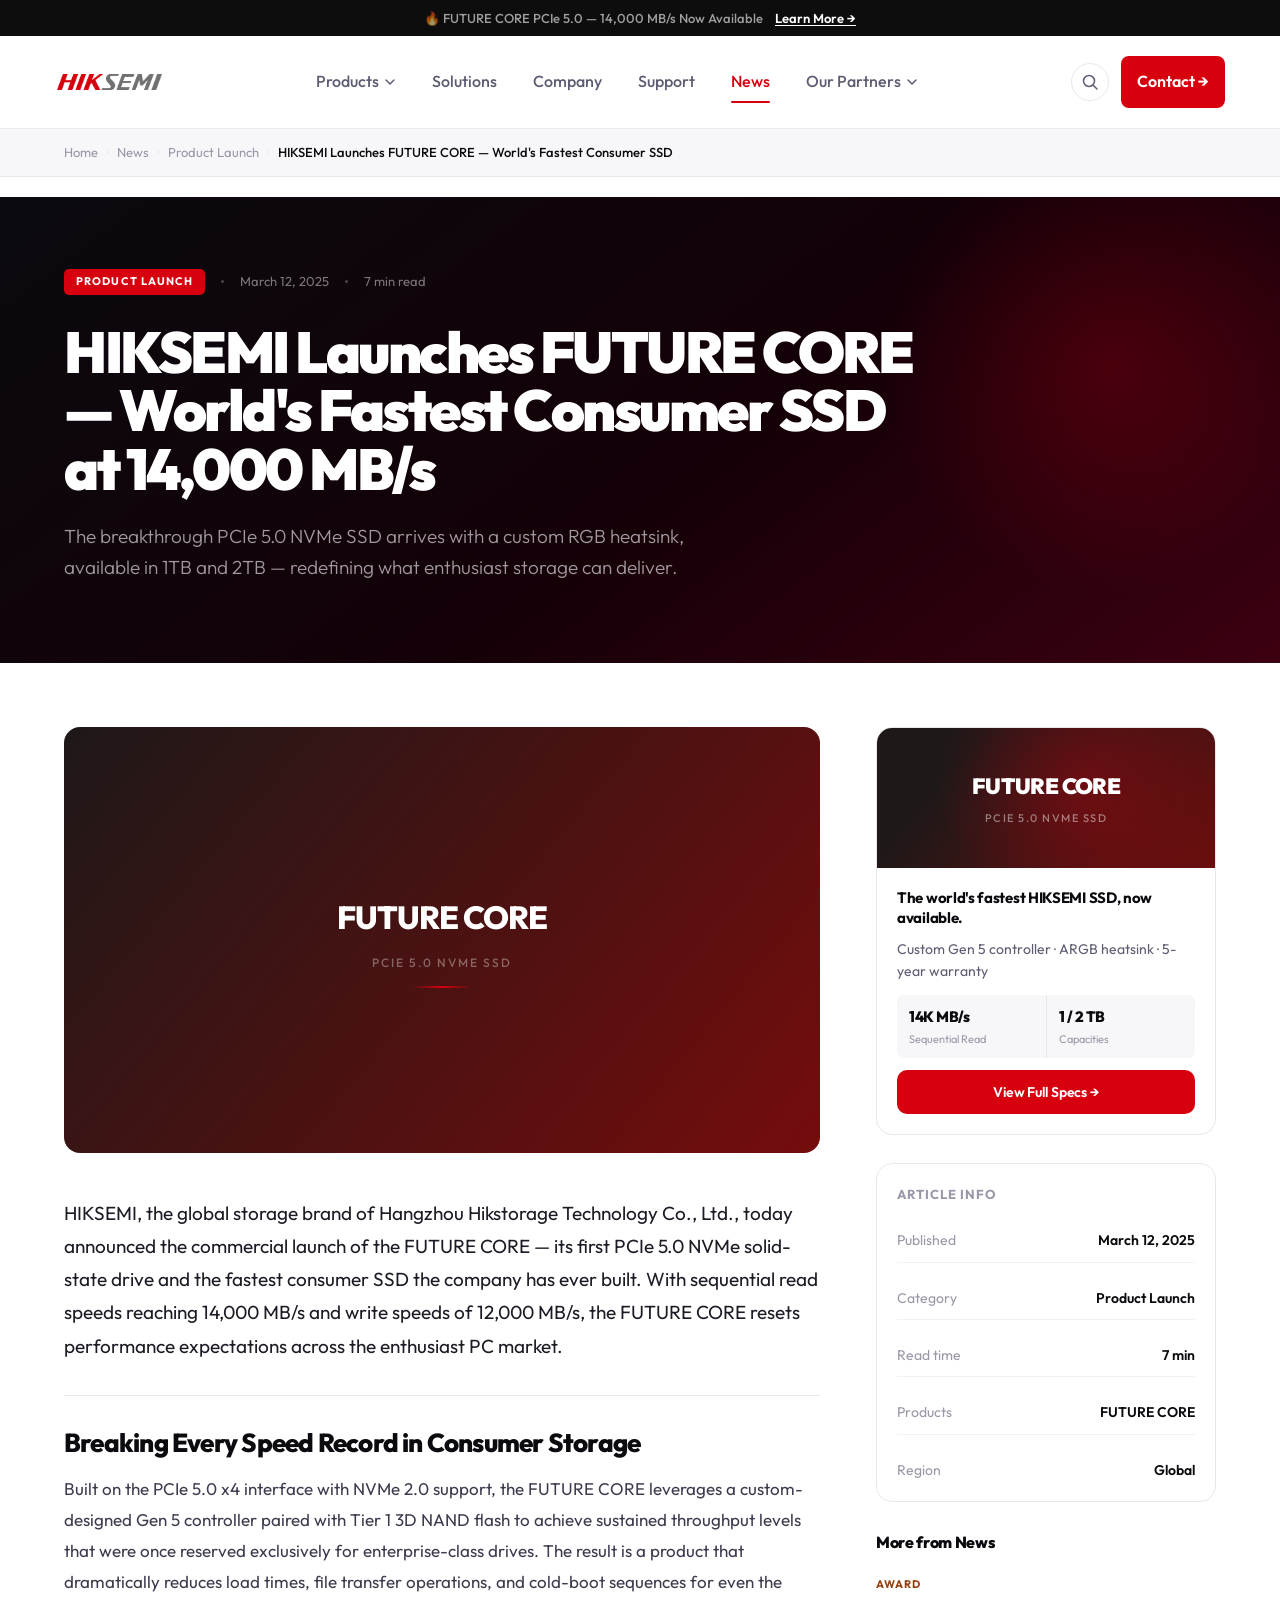
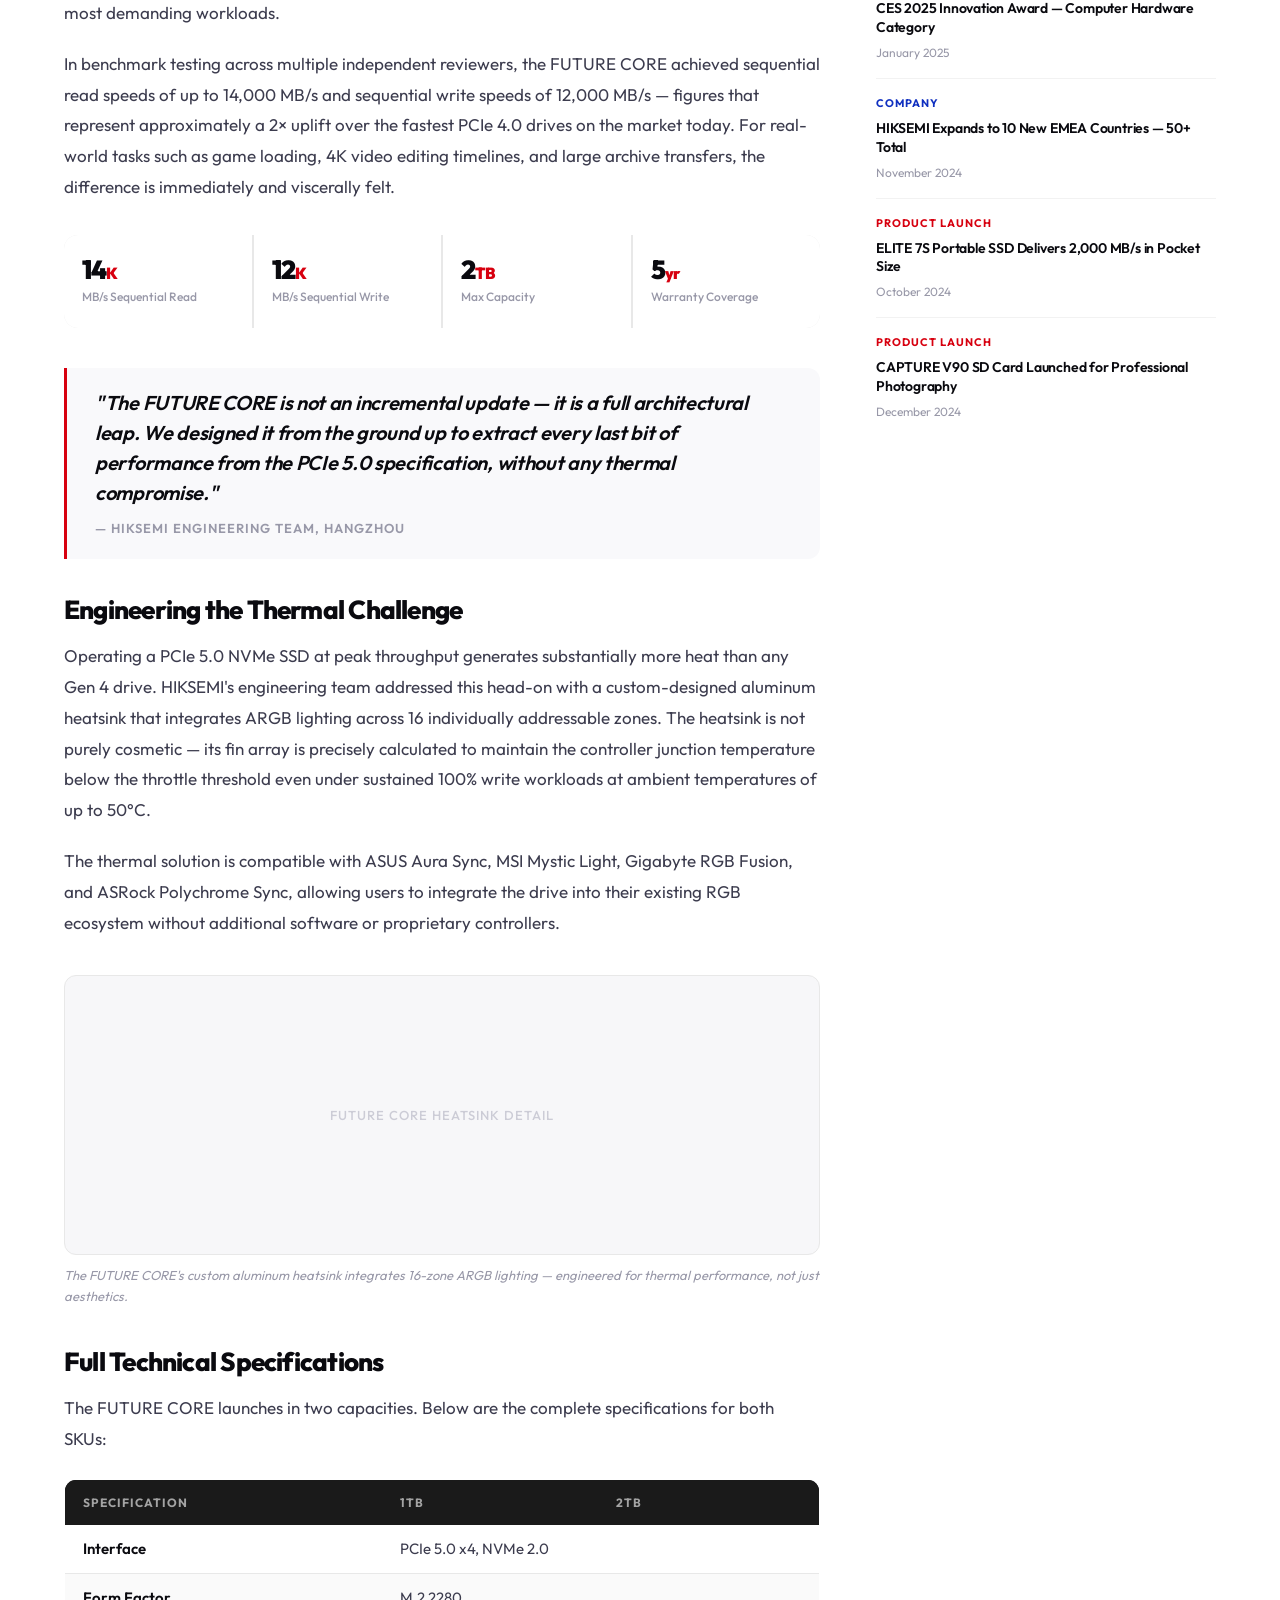
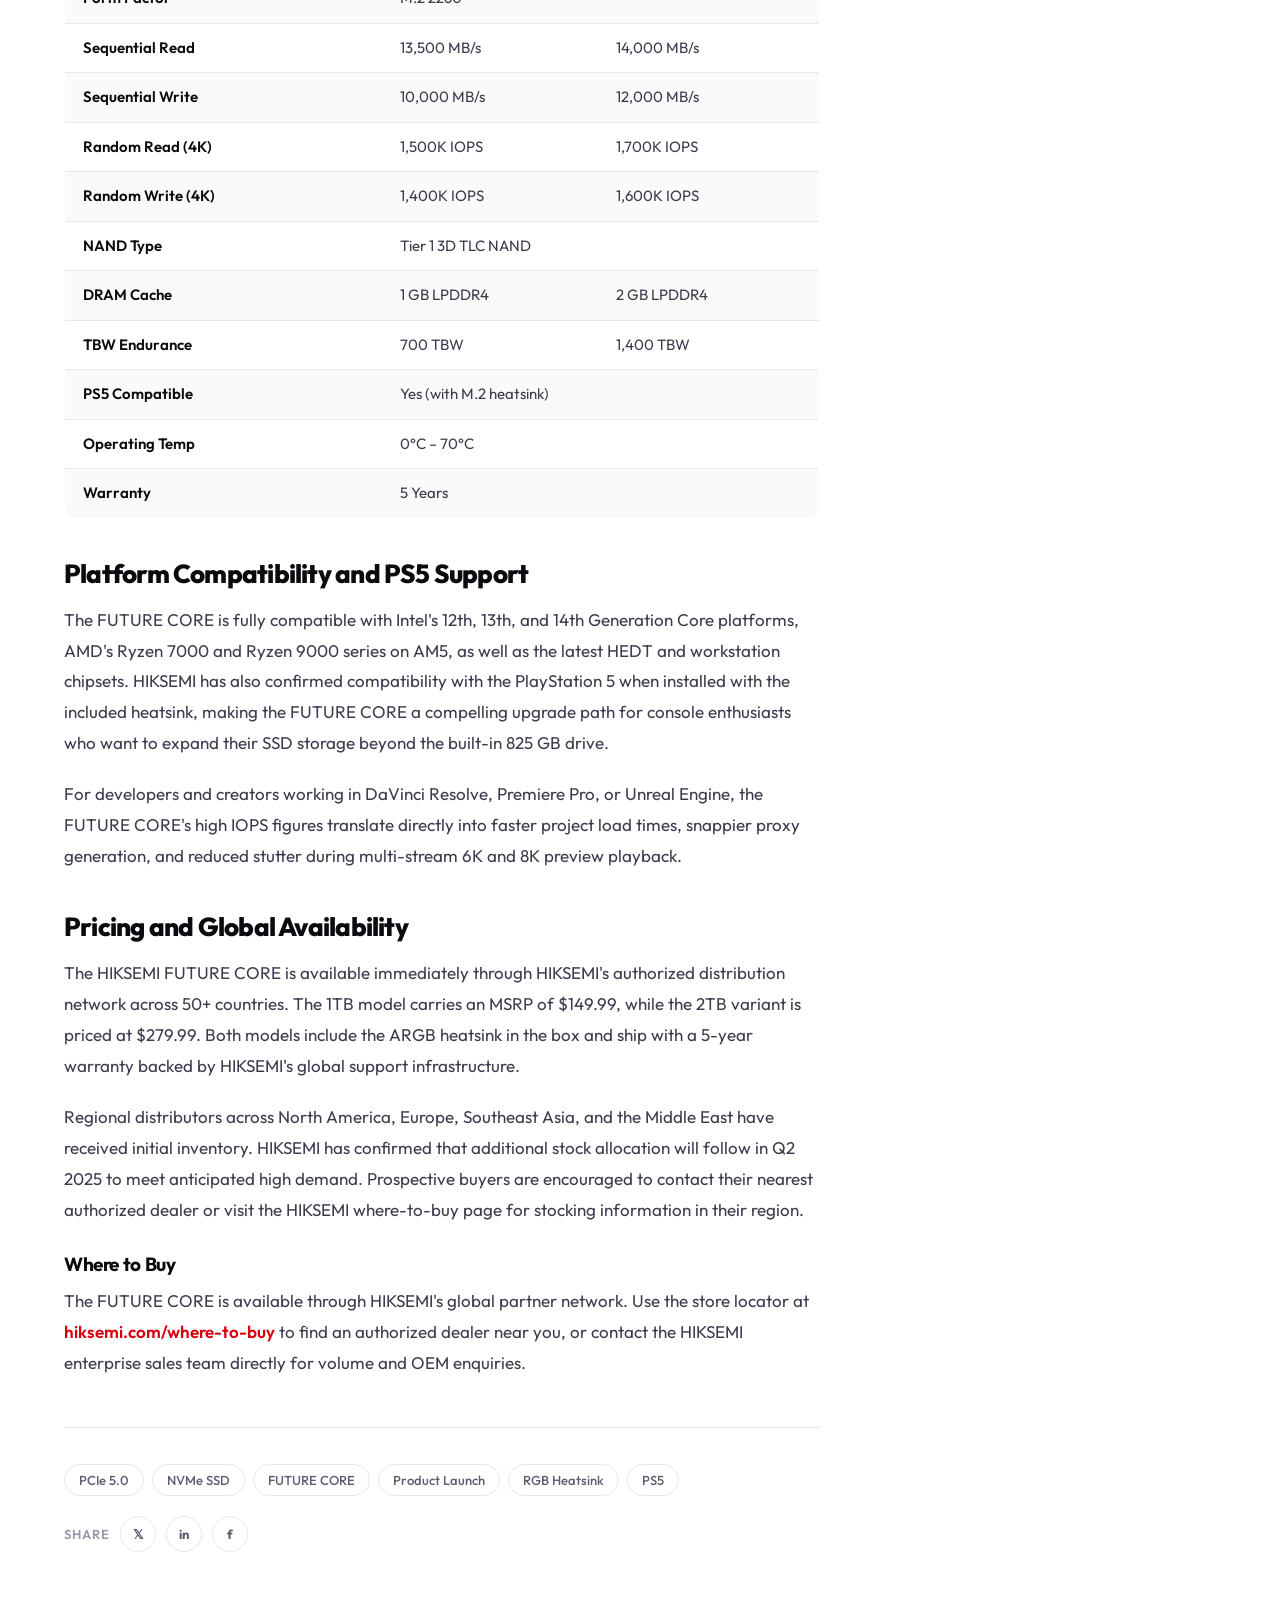
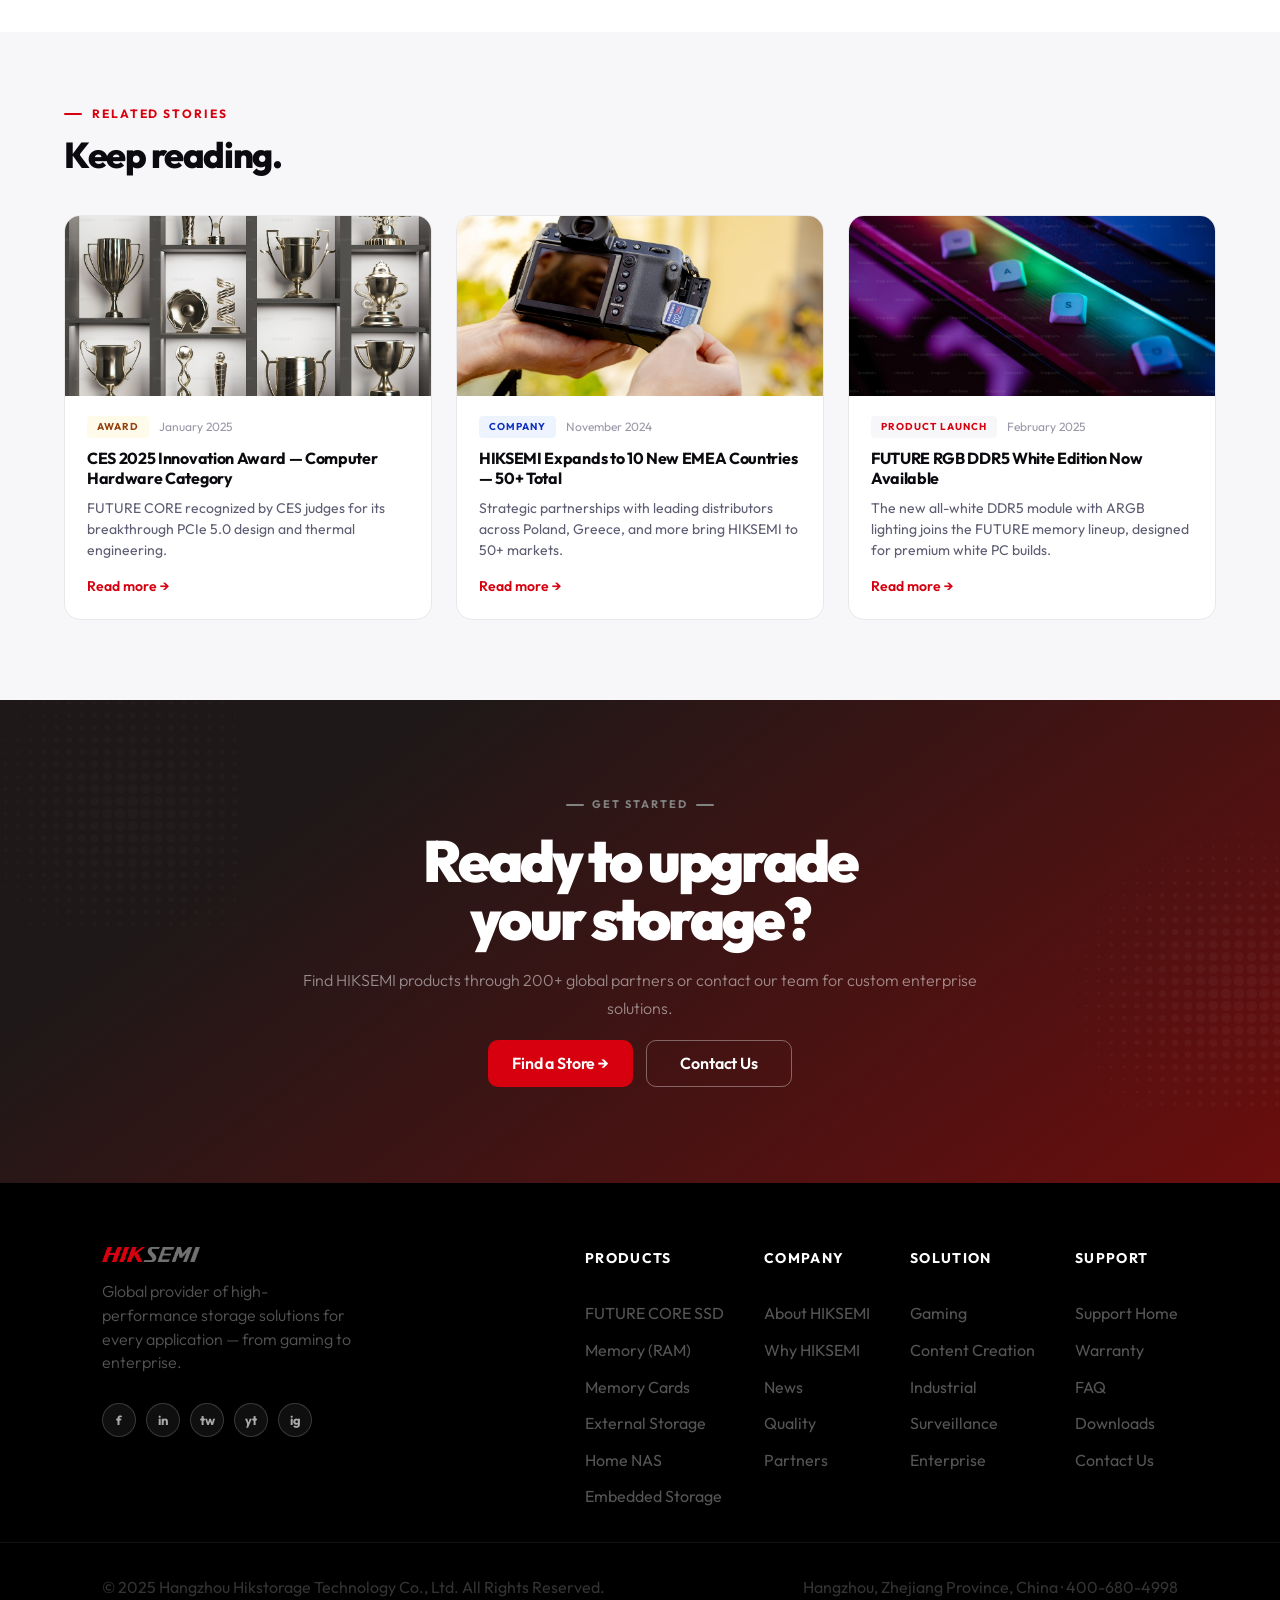
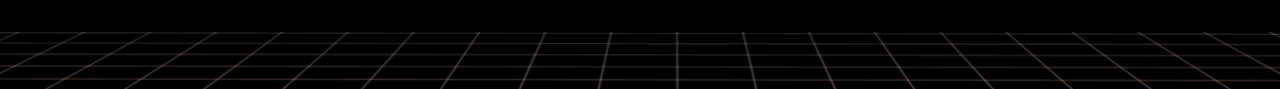
<file: news-article.html>
<!DOCTYPE html>
<html lang="en">
<head>
  <meta charset="UTF-8" />
  <meta name="viewport" content="width=device-width, initial-scale=1.0" />
  <title>HIKSEMI Launches FUTURE CORE — World's Fastest Consumer SSD at 14,000 MB/s</title>
  <link rel="preconnect" href="https://fonts.googleapis.com" />
  <link rel="preconnect" href="https://fonts.gstatic.com" crossorigin />
  <link href="https://fonts.googleapis.com/css2?family=Outfit:wght@300;400;500;600;700;800;900&display=swap" rel="stylesheet" />
  <link rel="stylesheet" href="css/styles.css" />
  <style>
    *, *::before, *::after { box-sizing: border-box; margin: 0; padding: 0; }
    html { scroll-behavior: smooth; }
    body { font-family: 'Outfit', sans-serif; background: #fff; color: #0a0a0f; line-height: 1.6; overflow-x: hidden; }
    img { max-width: 100%; display: block; }
    a { text-decoration: none; color: inherit; }

    /* ── BREADCRUMB ── */
    .breadcrumb {
      background: #f7f7f9;
      border-bottom: 1px solid #e8e8e8;
      height: 48px;
      display: flex;
      align-items: center;
      padding: 0 64px;
      gap: 8px;
      font-size: 13px;
    }
    .breadcrumb a { color: #9898a8; font-weight: 400; transition: color 0.2s; }
    .breadcrumb a:hover { color: #0a0a0f; }
    .breadcrumb-sep { color: #ccccd6; font-size: 11px; }
    .breadcrumb-current { color: #0a0a0f; font-weight: 500; white-space: nowrap; overflow: hidden; text-overflow: ellipsis; }

    /* ── ARTICLE HERO ── */
    .article-hero {
      background:
        radial-gradient(350px circle at calc(100% - 170px) 170px, rgba(215,0,15,0.22) 0%, transparent 65%),
        linear-gradient(143deg, #0a0a0f 0%, #140008 55%, #3d0010 100%);
      padding: 72px 64px 80px;
      position: relative;
      overflow: hidden;
    }
    .article-hero-inner {
      max-width: 860px;
    }
    .article-hero-meta {
      display: flex;
      align-items: center;
      gap: 16px;
      margin-bottom: 28px;
      flex-wrap: wrap;
    }
    .article-tag {
      display: inline-flex;
      align-items: center;
      height: 26px;
      padding: 0 12px;
      border-radius: 5px;
      font-weight: 700;
      font-size: 11px;
      letter-spacing: 1.1px;
      text-transform: uppercase;
      background: #d7000f;
      color: #fff;
      flex-shrink: 0;
    }
    .article-tag.award   { background: rgba(255,203,0,0.18); color: #ffc300; }
    .article-tag.company { background: rgba(26,64,232,0.18); color: #8fa8ff; }
    .article-hero-date {
      font-size: 13px;
      font-weight: 400;
      color: rgba(255,255,255,0.45);
    }
    .article-hero-readtime {
      font-size: 13px;
      color: rgba(255,255,255,0.45);
    }
    .article-hero-dot { width: 3px; height: 3px; border-radius: 50%; background: rgba(255,255,255,0.25); flex-shrink: 0; }
    .article-hero-h1 {
      font-weight: 900;
      font-size: clamp(36px, 4.5vw, 62px);
      color: #fff;
      line-height: 1.02;
      letter-spacing: -2.5px;
      margin-bottom: 22px;
    }
    .article-hero-deck {
      font-weight: 300;
      font-size: 19px;
      color: rgba(255,255,255,0.6);
      line-height: 1.65;
      max-width: 680px;
    }

    /* ── ARTICLE LAYOUT ── */
    .article-layout {
      display: grid;
      grid-template-columns: 1fr 340px;
      gap: 56px;
      max-width: 1280px;
      margin: 0 auto;
      padding: 64px 64px 80px;
      align-items: start;
    }

    /* ── ARTICLE BODY ── */
    .article-body { min-width: 0; }

    .article-cover {
      width: 100%;
      aspect-ratio: 16 / 9;
      object-fit: cover;
      border-radius: 16px;
      display: block;
      margin-bottom: 44px;
      background: linear-gradient(130deg, #1e1818 0%, #750c0c 100%);
    }
    .article-cover-placeholder {
      width: 100%;
      aspect-ratio: 16 / 9;
      border-radius: 16px;
      background: linear-gradient(130deg, #1e1818 0%, #750c0c 100%);
      display: flex;
      flex-direction: column;
      align-items: center;
      justify-content: center;
      gap: 10px;
      margin-bottom: 44px;
    }
    .article-cover-label {
      font-weight: 800;
      font-size: 32px;
      color: #fff;
      letter-spacing: -1px;
    }
    .article-cover-sub {
      font-size: 12px;
      font-weight: 500;
      color: rgba(255,255,255,0.35);
      letter-spacing: 2px;
      text-transform: uppercase;
    }
    .article-cover-line {
      width: 60px;
      height: 2px;
      background: linear-gradient(to right, transparent, #d7000f, transparent);
      margin-top: 4px;
    }

    /* Article typography */
    .article-lead {
      font-size: 19px;
      font-weight: 400;
      color: #1c1c26;
      line-height: 1.75;
      margin-bottom: 32px;
      padding-bottom: 32px;
      border-bottom: 1px solid #e8e8e8;
    }
    .article-section { margin-bottom: 40px; }
    .article-h2 {
      font-weight: 800;
      font-size: 26px;
      color: #0a0a0f;
      letter-spacing: -0.78px;
      line-height: 1.15;
      margin-bottom: 16px;
    }
    .article-h3 {
      font-weight: 700;
      font-size: 19px;
      color: #0a0a0f;
      letter-spacing: -0.38px;
      margin-bottom: 12px;
      margin-top: 28px;
    }
    .article-p {
      font-size: 17px;
      font-weight: 400;
      color: #3c3c4e;
      line-height: 1.82;
      margin-bottom: 20px;
    }
    .article-p:last-child { margin-bottom: 0; }

    /* Pull quote */
    .article-pullquote {
      border-left: 3px solid #d7000f;
      margin: 36px 0;
      padding: 20px 28px;
      background: #f9f9fb;
      border-radius: 0 12px 12px 0;
    }
    .article-pullquote-text {
      font-size: 20px;
      font-weight: 600;
      color: #0a0a0f;
      line-height: 1.5;
      letter-spacing: -0.3px;
      font-style: italic;
      margin-bottom: 10px;
    }
    .article-pullquote-attr {
      font-size: 13px;
      font-weight: 600;
      color: #9898a8;
      text-transform: uppercase;
      letter-spacing: 1px;
    }

    /* Stat cards */
    .article-stats {
      display: grid;
      grid-template-columns: repeat(4, 1fr);
      gap: 2px;
      background: #e8e8e8;
      border-radius: 14px;
      overflow: hidden;
      margin: 32px 0;
    }
    .article-stat {
      background: #fff;
      padding: 22px 18px;
      display: flex;
      flex-direction: column;
      gap: 6px;
    }
    .article-stat-val {
      font-weight: 900;
      font-size: 26px;
      color: #0a0a0f;
      letter-spacing: -1px;
      line-height: 1;
    }
    .article-stat-val span { color: #d7000f; font-size: 16px; }
    .article-stat-lbl {
      font-size: 12px;
      font-weight: 500;
      color: #9898a8;
      line-height: 1.4;
    }

    /* Image caption box */
    .article-img-wrap { margin: 36px 0; }
    .article-img-wrap img {
      width: 100%;
      border-radius: 12px;
      display: block;
    }
    .article-img-placeholder {
      width: 100%;
      height: 280px;
      border-radius: 12px;
      background: #f7f7f9;
      display: flex;
      align-items: center;
      justify-content: center;
      border: 1px solid #e8e8e8;
    }
    .article-img-placeholder-text {
      font-size: 13px;
      color: #ccccd6;
      font-weight: 500;
      letter-spacing: 1px;
      text-transform: uppercase;
    }
    .article-caption {
      margin-top: 10px;
      font-size: 13px;
      color: #9898a8;
      font-weight: 400;
      font-style: italic;
    }

    /* Spec table */
    .spec-table {
      width: 100%;
      border-collapse: collapse;
      margin: 24px 0 32px;
      border-radius: 12px;
      overflow: hidden;
      border: 1px solid #e8e8e8;
    }
    .spec-table thead { background: #0a0a0f; }
    .spec-table thead th {
      padding: 13px 18px;
      font-size: 12px;
      font-weight: 700;
      color: rgba(255,255,255,0.6);
      text-align: left;
      letter-spacing: 1px;
      text-transform: uppercase;
    }
    .spec-table tbody tr { border-bottom: 1px solid #e8e8e8; }
    .spec-table tbody tr:last-child { border-bottom: none; }
    .spec-table tbody tr:nth-child(even) { background: #f9f9fb; }
    .spec-table td {
      padding: 13px 18px;
      font-size: 15px;
      color: #3c3c4e;
      line-height: 1.5;
    }
    .spec-table td:first-child { font-weight: 600; color: #0a0a0f; width: 42%; }

    /* Article footer */
    .article-footer {
      display: flex;
      align-items: center;
      justify-content: space-between;
      flex-wrap: wrap;
      gap: 20px;
      padding-top: 36px;
      margin-top: 48px;
      border-top: 1px solid #e8e8e8;
    }
    .article-tags { display: flex; gap: 8px; flex-wrap: wrap; }
    .article-tag-pill {
      height: 32px;
      padding: 0 14px;
      border-radius: 100px;
      border: 1px solid #e8e8e8;
      font-size: 13px;
      font-weight: 500;
      color: #5c5c72;
      display: inline-flex;
      align-items: center;
      transition: border-color 0.2s, color 0.2s;
    }
    .article-tag-pill:hover { border-color: #d7000f; color: #d7000f; }
    .article-share { display: flex; align-items: center; gap: 10px; }
    .article-share-label {
      font-size: 13px;
      font-weight: 600;
      color: #9898a8;
      text-transform: uppercase;
      letter-spacing: 1px;
    }
    .share-btn {
      width: 36px;
      height: 36px;
      border-radius: 50%;
      border: 1px solid #e8e8e8;
      background: #fff;
      display: flex;
      align-items: center;
      justify-content: center;
      font-size: 13px;
      font-weight: 700;
      color: #5c5c72;
      cursor: pointer;
      transition: border-color 0.2s, background 0.2s, color 0.2s;
    }
    .share-btn:hover { border-color: #0a0a0f; background: #0a0a0f; color: #fff; }

    /* ── SIDEBAR ── */
    .article-sidebar {
      display: flex;
      flex-direction: column;
      gap: 28px;
      position: sticky;
      top: 88px;
    }

    /* Product CTA card */
    .sidebar-product-card {
      border-radius: 16px;
      overflow: hidden;
      border: 1px solid #e8e8e8;
    }
    .sidebar-product-visual {
      background: linear-gradient(130.56deg, #1e1818 22.83%, #750c0c 110.15%);
      height: 140px;
      display: flex;
      flex-direction: column;
      align-items: center;
      justify-content: center;
      gap: 6px;
      position: relative;
    }
    .sidebar-product-glow {
      position: absolute;
      inset: 0;
      background: radial-gradient(circle at 60% 40%, rgba(215,0,15,0.3) 0%, transparent 65%);
    }
    .sidebar-product-name {
      font-weight: 900;
      font-size: 22px;
      color: #fff;
      letter-spacing: -0.66px;
      position: relative;
      z-index: 1;
    }
    .sidebar-product-sub {
      font-size: 11px;
      font-weight: 500;
      color: rgba(255,255,255,0.45);
      letter-spacing: 1.5px;
      text-transform: uppercase;
      position: relative;
      z-index: 1;
    }
    .sidebar-product-body {
      padding: 20px;
      display: flex;
      flex-direction: column;
      gap: 12px;
    }
    .sidebar-product-title {
      font-weight: 700;
      font-size: 15px;
      color: #0a0a0f;
      letter-spacing: -0.3px;
      line-height: 1.3;
    }
    .sidebar-product-desc {
      font-size: 14px;
      color: #5c5c72;
      line-height: 1.55;
    }
    .sidebar-product-specs {
      display: grid;
      grid-template-columns: 1fr 1fr;
      gap: 1px;
      background: #e8e8e8;
      border-radius: 8px;
      overflow: hidden;
    }
    .sidebar-spec {
      background: #f7f7f9;
      padding: 10px 12px;
    }
    .sidebar-spec-val {
      font-weight: 800;
      font-size: 15px;
      color: #0a0a0f;
      letter-spacing: -0.45px;
    }
    .sidebar-spec-lbl {
      font-size: 11px;
      color: #9898a8;
      margin-top: 2px;
    }
    .sidebar-product-btn {
      display: flex;
      align-items: center;
      justify-content: center;
      height: 44px;
      background: #d7000f;
      color: #fff;
      border-radius: 10px;
      font-weight: 600;
      font-size: 14px;
      letter-spacing: -0.14px;
      text-decoration: none;
      transition: background 0.2s;
    }
    .sidebar-product-btn:hover { background: #b5000d; }

    /* Article info card */
    .sidebar-info-card {
      border: 1px solid #e8e8e8;
      border-radius: 16px;
      padding: 20px;
      display: flex;
      flex-direction: column;
      gap: 14px;
    }
    .sidebar-info-title {
      font-weight: 700;
      font-size: 13px;
      color: #9898a8;
      text-transform: uppercase;
      letter-spacing: 1px;
    }
    .sidebar-info-row {
      display: flex;
      justify-content: space-between;
      align-items: center;
      padding: 10px 0;
      border-bottom: 1px solid #f2f2f2;
    }
    .sidebar-info-row:last-child { border-bottom: none; padding-bottom: 0; }
    .sidebar-info-key { font-size: 14px; color: #9898a8; font-weight: 400; }
    .sidebar-info-val { font-size: 14px; color: #0a0a0f; font-weight: 600; text-align: right; }

    /* More articles */
    .sidebar-more-title {
      font-weight: 800;
      font-size: 16px;
      color: #0a0a0f;
      letter-spacing: -0.32px;
      margin-bottom: 4px;
    }
    .sidebar-more-list {
      display: flex;
      flex-direction: column;
      gap: 0;
    }
    .sidebar-more-item {
      display: flex;
      flex-direction: column;
      gap: 6px;
      padding: 16px 0;
      border-bottom: 1px solid #f2f2f2;
      text-decoration: none;
      transition: opacity 0.2s;
    }
    .sidebar-more-item:last-child { border-bottom: none; }
    .sidebar-more-item:hover { opacity: 0.72; }
    .sidebar-more-tag {
      font-size: 11px;
      font-weight: 700;
      color: #d7000f;
      letter-spacing: 1px;
      text-transform: uppercase;
    }
    .sidebar-more-tag.award-tag { color: #92400e; }
    .sidebar-more-tag.company-tag { color: #1030c0; }
    .sidebar-more-headline {
      font-size: 14px;
      font-weight: 600;
      color: #0a0a0f;
      line-height: 1.35;
      letter-spacing: -0.2px;
    }
    .sidebar-more-date {
      font-size: 12px;
      color: #9898a8;
      font-weight: 400;
    }

    /* ── RELATED ARTICLES ── */
    .related-section {
      background: #f7f7f9;
      padding: 72px 64px 80px;
    }
    .related-eyebrow {
      display: flex;
      align-items: center;
      gap: 10px;
      margin-bottom: 12px;
    }
    .related-eyebrow-line { width: 18px; height: 2px; background: #d7000f; border-radius: 1px; flex-shrink: 0; }
    .related-eyebrow-text { font-weight: 700; font-size: 12px; color: #d7000f; letter-spacing: 1.9px; text-transform: uppercase; }
    .related-heading {
      font-weight: 800;
      font-size: 36px;
      color: #0a0a0f;
      letter-spacing: -1.44px;
      margin-bottom: 40px;
    }
    .related-grid {
      display: grid;
      grid-template-columns: repeat(3, 1fr);
      gap: 24px;
    }
    .related-card {
      background: #fff;
      border: 1px solid #e8e8e8;
      border-radius: 16px;
      overflow: hidden;
      display: flex;
      flex-direction: column;
      text-decoration: none;
      color: inherit;
      transition: box-shadow 0.22s, transform 0.22s;
    }
    .related-card:hover { box-shadow: 0 8px 32px rgba(0,0,0,0.09); transform: translateY(-2px); }
    .related-card-img {
      height: 180px;
      flex-shrink: 0;
      overflow: hidden;
      background: #f7f7f9;
    }
    .related-card-img img { width: 100%; height: 100%; object-fit: cover; display: block; }
    .related-card-img.dark-bg { background: linear-gradient(130deg, #1e1818 0%, #750c0c 100%); }
    .related-card-img.light-bg { background: linear-gradient(135deg, #f7f7f9 0%, #eef0ff 100%); }
    .related-card-img-placeholder {
      width: 100%;
      height: 100%;
      display: flex;
      align-items: center;
      justify-content: center;
    }
    .related-card-img-text {
      font-weight: 800;
      font-size: 18px;
      color: rgba(255,255,255,0.25);
      letter-spacing: -0.5px;
    }
    .related-card-body {
      padding: 20px 22px 22px;
      display: flex;
      flex-direction: column;
      gap: 10px;
      flex: 1;
    }
    .related-card-meta {
      display: flex;
      align-items: center;
      gap: 10px;
    }
    .related-card-tag {
      height: 22px;
      padding: 0 10px;
      border-radius: 4px;
      font-size: 10px;
      font-weight: 700;
      letter-spacing: 1px;
      text-transform: uppercase;
      line-height: 22px;
      background: #f7f7f9;
      color: #d7000f;
    }
    .related-card-tag.award   { background: #fffbeb; color: #92400e; }
    .related-card-tag.company { background: #eef4ff; color: #1030c0; }
    .related-card-date { font-size: 12px; color: #9898a8; }
    .related-card-title {
      font-weight: 700;
      font-size: 16px;
      color: #0a0a0f;
      letter-spacing: -0.32px;
      line-height: 1.25;
    }
    .related-card-desc {
      font-size: 14px;
      color: #5c5c72;
      line-height: 1.5;
      flex: 1;
    }
    .related-card-link {
      font-size: 14px;
      font-weight: 600;
      color: #d7000f;
      margin-top: 4px;
    }

    /* ── RESPONSIVE ── */
    @media (max-width: 1100px) {
      .article-layout { grid-template-columns: 1fr; gap: 40px; }
      .article-sidebar { position: static; }
    }
    @media (max-width: 768px) {
      .breadcrumb { padding: 0 24px; }
      .article-hero { padding: 56px 24px 64px; }
      .article-layout { padding: 48px 24px 64px; }
      .article-stats { grid-template-columns: repeat(2, 1fr); }
      .related-section { padding: 56px 24px 64px; }
      .related-grid { grid-template-columns: 1fr; }
    }
    @media (max-width: 480px) {
      .article-hero-h1 { letter-spacing: -1.5px; }
      .spec-table { display: block; overflow-x: auto; }
    }
  </style>
</head>
<body>

  <!-- ============ ANNOUNCE BAR ============ -->
  <div class="announce-bar">
    <p>🔥 FUTURE CORE PCIe 5.0 — 14,000 MB/s Now Available</p>
    <a href="product-details.html">Learn More →</a>
  </div>

  <!-- ============ NAVBAR ============ -->
  <nav class="navbar">
    <div class="nav-wrap">
      <a href="index.html" class="nav-logo">
        <img src="images/logo.png" alt="HIKSEMI" />
      </a>
      <div class="nav-links">
        <div class="nav-item">
          <a href="products.html" class="nav-link">
            Products
            <svg class="chev" viewBox="0 0 12 12" fill="none"><path d="M2 4L6 8L10 4" stroke="currentColor" stroke-width="1.5" stroke-linecap="round" stroke-linejoin="round"/></svg>
          </a>
          <div class="mega-menu">
            <div class="mega-sidebar">
              <div class="mega-sidebar-item active" data-cat="ssd">
                <div class="mega-sb-icon" style="background:#f7f7f7;">&#128190;</div>
                <span>Solid State Drives</span>
              </div>
              <div class="mega-sidebar-item" data-cat="memory">
                <div class="mega-sb-icon" style="background:#f2f2f2;">&#129504;</div>
                <span>Memory (RAM)</span>
              </div>
              <div class="mega-sidebar-item" data-cat="cards">
                <div class="mega-sb-icon" style="background:#f2f2f2;">&#128247;</div>
                <span>Memory Cards</span>
              </div>
              <div class="mega-sidebar-item" data-cat="external">
                <div class="mega-sb-icon" style="background:#f2f2f2;">&#128188;</div>
                <span>External Storage</span>
              </div>
              <div class="mega-sidebar-item" data-cat="nas">
                <div class="mega-sb-icon" style="background:#f2f2f2;">&#127968;</div>
                <span>Home NAS</span>
              </div>
              <div class="mega-sidebar-item" data-cat="embedded">
                <div class="mega-sb-icon" style="background:#f2f2f2;">&#9881;&#65039;</div>
                <span>Embedded Storage</span>
              </div>
            </div>
            <div class="mega-body">
              <div class="mega-cat-header">Solid State Drives</div>
              <div class="mega-links-grid">
                <a href="product-details.html" class="mega-link-item">
                  <div class="mega-link-icon-box" style="background:#121212;">&#128190;</div>
                  <div class="mega-link-info">
                    <div class="mega-link-name">FUTURE CORE</div>
                    <div class="mega-link-sub">PCIe 5.0 NVMe</div>
                    <span class="mega-link-badge">NEW</span>
                  </div>
                </a>
                <a href="products.html" class="mega-link-item">
                  <div class="mega-link-icon-box" style="background:#121212;">&#128190;</div>
                  <div class="mega-link-info">
                    <div class="mega-link-name">FUTURE PRO</div>
                    <div class="mega-link-sub">PCIe 4.0 NVMe</div>
                  </div>
                </a>
                <a href="products.html" class="mega-link-item">
                  <div class="mega-link-icon-box" style="background:#121212;">&#128190;</div>
                  <div class="mega-link-info">
                    <div class="mega-link-name">FUTURE</div>
                    <div class="mega-link-sub">PCIe 4.0 NVMe</div>
                  </div>
                </a>
                <a href="products.html" class="mega-link-item">
                  <div class="mega-link-icon-box" style="background:#121212;">&#128190;</div>
                  <div class="mega-link-info">
                    <div class="mega-link-name">FUTURE ECO</div>
                    <div class="mega-link-sub">PCIe 3.0 NVMe</div>
                  </div>
                </a>
                <a href="products.html" class="mega-link-item">
                  <div class="mega-link-icon-box" style="background:#ededed;">&#128191;</div>
                  <div class="mega-link-info">
                    <div class="mega-link-name">WAVE(S) SATA</div>
                    <div class="mega-link-sub">SATA III 2.5"</div>
                  </div>
                </a>
                <a href="products.html" class="mega-link-item">
                  <div class="mega-link-icon-box" style="background:#121212;">&#128295;</div>
                  <div class="mega-link-info">
                    <div class="mega-link-name">D300 Pro Enterprise</div>
                    <div class="mega-link-sub">Enterprise PCIe</div>
                  </div>
                </a>
              </div>
              <div class="mega-footer-bar">
                <span class="mega-footer-text">180+ products across all categories</span>
                <a href="products.html" class="mega-footer-link">View All Products &#8594;</a>
              </div>
            </div>
          </div>
        </div>
        <div class="nav-item"><a href="solutions.html" class="nav-link">Solutions</a></div>
        <div class="nav-item"><a href="company.html" class="nav-link">Company</a></div>
        <div class="nav-item"><a href="support.html" class="nav-link">Support</a></div>
        <div class="nav-item"><a href="news.html" class="nav-link active">News</a></div>
        <div class="nav-item">
          <a href="where-to-buy.html" class="nav-link">
            Our Partners
            <svg class="chev" viewBox="0 0 12 12" fill="none"><path d="M2 4L6 8L10 4" stroke="currentColor" stroke-width="1.5" stroke-linecap="round" stroke-linejoin="round"/></svg>
          </a>
          <div class="partners-drop">
            <div class="ptn-sidebar">
              <a href="become-a-dealer.html" class="ptn-item">
                <div class="ptn-icon-box">
                  <svg width="18" height="18" viewBox="0 0 24 24" fill="none" stroke="#5c5c72" stroke-width="1.5" stroke-linecap="round" stroke-linejoin="round"><path d="M17 21v-2a4 4 0 0 0-4-4H5a4 4 0 0 0-4 4v2"/><circle cx="9" cy="7" r="4"/><path d="M23 21v-2a4 4 0 0 0-3-3.87"/><path d="M16 3.13a4 4 0 0 1 0 7.75"/></svg>
                </div>
                <span class="ptn-label">Become a Dealer</span>
              </a>
              <a href="where-to-buy.html" class="ptn-item">
                <div class="ptn-icon-box">
                  <svg width="18" height="18" viewBox="0 0 24 24" fill="none" stroke="#5c5c72" stroke-width="1.5" stroke-linecap="round" stroke-linejoin="round"><path d="M21 10c0 7-9 13-9 13s-9-6-9-13a9 9 0 0 1 18 0z"/><circle cx="12" cy="10" r="3"/></svg>
                </div>
                <span class="ptn-label">Locate our Dealer</span>
              </a>
            </div>
            <div class="ptn-featured">
              <div class="ptn-card">
                <div class="ptn-card-top">
                  <div class="ptn-card-eyebrow">New Launch &#8212; PCIe Gen 5</div>
                  <div class="ptn-card-title">FUTURE CORE</div>
                </div>
                <div class="ptn-card-emoji">&#128190;</div>
                <a href="product-details.html" class="ptn-card-link">View Full Specs &#8594;</a>
              </div>
            </div>
          </div>
        </div>
      </div>
      <div class="nav-actions">
        <a href="search.html" class="nav-search-btn" aria-label="Search">
          <svg width="18" height="18" viewBox="0 0 18 18" fill="none"><circle cx="8" cy="8" r="5.5" stroke="#5c5c72" stroke-width="1.5"/><path d="M12.5 12.5L16 16" stroke="#5c5c72" stroke-width="1.5" stroke-linecap="round"/></svg>
        </a>
        <a href="contact.html" class="nav-contact-btn">Contact &#8594;</a>
      </div>
    </div>
  </nav>

  <!-- ============ BREADCRUMB ============ -->
  <div class="breadcrumb">
    <a href="index.html">Home</a>
    <span class="breadcrumb-sep">›</span>
    <a href="news.html">News</a>
    <span class="breadcrumb-sep">›</span>
    <a href="news.html">Product Launch</a>
    <span class="breadcrumb-sep">›</span>
    <span class="breadcrumb-current">HIKSEMI Launches FUTURE CORE — World's Fastest Consumer SSD</span>
  </div>

  <!-- ============ ARTICLE HERO ============ -->
  <header class="article-hero">
    <div class="article-hero-inner">
      <div class="article-hero-meta">
        <span class="article-tag">Product Launch</span>
        <span class="article-hero-dot"></span>
        <span class="article-hero-date">March 12, 2025</span>
        <span class="article-hero-dot"></span>
        <span class="article-hero-readtime">7 min read</span>
      </div>
      <h1 class="article-hero-h1">HIKSEMI Launches FUTURE CORE — World's Fastest Consumer SSD at 14,000 MB/s</h1>
      <p class="article-hero-deck">The breakthrough PCIe 5.0 NVMe SSD arrives with a custom RGB heatsink, available in 1TB and 2TB — redefining what enthusiast storage can deliver.</p>
    </div>
  </header>

  <!-- ============ ARTICLE LAYOUT ============ -->
  <div class="article-layout">

    <!-- ── MAIN BODY ── -->
    <article class="article-body">

      <!-- Cover / featured image -->
      <div class="article-cover-placeholder">
        <div class="article-cover-label">FUTURE CORE</div>
        <div class="article-cover-sub">PCIe 5.0 NVMe SSD</div>
        <div class="article-cover-line"></div>
      </div>

      <!-- Lead paragraph -->
      <p class="article-lead">
        HIKSEMI, the global storage brand of Hangzhou Hikstorage Technology Co., Ltd., today announced the commercial launch of the FUTURE CORE — its first PCIe 5.0 NVMe solid-state drive and the fastest consumer SSD the company has ever built. With sequential read speeds reaching 14,000 MB/s and write speeds of 12,000 MB/s, the FUTURE CORE resets performance expectations across the enthusiast PC market.
      </p>

      <!-- Section 1 -->
      <div class="article-section">
        <h2 class="article-h2">Breaking Every Speed Record in Consumer Storage</h2>
        <p class="article-p">
          Built on the PCIe 5.0 x4 interface with NVMe 2.0 support, the FUTURE CORE leverages a custom-designed Gen 5 controller paired with Tier 1 3D NAND flash to achieve sustained throughput levels that were once reserved exclusively for enterprise-class drives. The result is a product that dramatically reduces load times, file transfer operations, and cold-boot sequences for even the most demanding workloads.
        </p>
        <p class="article-p">
          In benchmark testing across multiple independent reviewers, the FUTURE CORE achieved sequential read speeds of up to 14,000 MB/s and sequential write speeds of 12,000 MB/s — figures that represent approximately a 2× uplift over the fastest PCIe 4.0 drives on the market today. For real-world tasks such as game loading, 4K video editing timelines, and large archive transfers, the difference is immediately and viscerally felt.
        </p>

        <!-- Stats block -->
        <div class="article-stats">
          <div class="article-stat">
            <div class="article-stat-val">14<span>K</span></div>
            <div class="article-stat-lbl">MB/s Sequential Read</div>
          </div>
          <div class="article-stat">
            <div class="article-stat-val">12<span>K</span></div>
            <div class="article-stat-lbl">MB/s Sequential Write</div>
          </div>
          <div class="article-stat">
            <div class="article-stat-val">2<span>TB</span></div>
            <div class="article-stat-lbl">Max Capacity</div>
          </div>
          <div class="article-stat">
            <div class="article-stat-val">5<span>yr</span></div>
            <div class="article-stat-lbl">Warranty Coverage</div>
          </div>
        </div>
      </div>

      <!-- Pull quote -->
      <blockquote class="article-pullquote">
        <p class="article-pullquote-text">"The FUTURE CORE is not an incremental update — it is a full architectural leap. We designed it from the ground up to extract every last bit of performance from the PCIe 5.0 specification, without any thermal compromise."</p>
        <div class="article-pullquote-attr">— HIKSEMI Engineering Team, Hangzhou</div>
      </blockquote>

      <!-- Section 2 -->
      <div class="article-section">
        <h2 class="article-h2">Engineering the Thermal Challenge</h2>
        <p class="article-p">
          Operating a PCIe 5.0 NVMe SSD at peak throughput generates substantially more heat than any Gen 4 drive. HIKSEMI's engineering team addressed this head-on with a custom-designed aluminum heatsink that integrates ARGB lighting across 16 individually addressable zones. The heatsink is not purely cosmetic — its fin array is precisely calculated to maintain the controller junction temperature below the throttle threshold even under sustained 100% write workloads at ambient temperatures of up to 50°C.
        </p>
        <p class="article-p">
          The thermal solution is compatible with ASUS Aura Sync, MSI Mystic Light, Gigabyte RGB Fusion, and ASRock Polychrome Sync, allowing users to integrate the drive into their existing RGB ecosystem without additional software or proprietary controllers.
        </p>

        <div class="article-img-wrap">
          <div class="article-img-placeholder">
            <span class="article-img-placeholder-text">FUTURE CORE heatsink detail</span>
          </div>
          <p class="article-caption">The FUTURE CORE's custom aluminum heatsink integrates 16-zone ARGB lighting — engineered for thermal performance, not just aesthetics.</p>
        </div>
      </div>

      <!-- Section 3 — Spec table -->
      <div class="article-section">
        <h2 class="article-h2">Full Technical Specifications</h2>
        <p class="article-p">The FUTURE CORE launches in two capacities. Below are the complete specifications for both SKUs:</p>

        <table class="spec-table">
          <thead>
            <tr>
              <th>Specification</th>
              <th>1TB</th>
              <th>2TB</th>
            </tr>
          </thead>
          <tbody>
            <tr><td>Interface</td><td colspan="2">PCIe 5.0 x4, NVMe 2.0</td></tr>
            <tr><td>Form Factor</td><td colspan="2">M.2 2280</td></tr>
            <tr><td>Sequential Read</td><td>13,500 MB/s</td><td>14,000 MB/s</td></tr>
            <tr><td>Sequential Write</td><td>10,000 MB/s</td><td>12,000 MB/s</td></tr>
            <tr><td>Random Read (4K)</td><td>1,500K IOPS</td><td>1,700K IOPS</td></tr>
            <tr><td>Random Write (4K)</td><td>1,400K IOPS</td><td>1,600K IOPS</td></tr>
            <tr><td>NAND Type</td><td colspan="2">Tier 1 3D TLC NAND</td></tr>
            <tr><td>DRAM Cache</td><td>1 GB LPDDR4</td><td>2 GB LPDDR4</td></tr>
            <tr><td>TBW Endurance</td><td>700 TBW</td><td>1,400 TBW</td></tr>
            <tr><td>PS5 Compatible</td><td colspan="2">Yes (with M.2 heatsink)</td></tr>
            <tr><td>Operating Temp</td><td colspan="2">0°C – 70°C</td></tr>
            <tr><td>Warranty</td><td colspan="2">5 Years</td></tr>
          </tbody>
        </table>
      </div>

      <!-- Section 4 -->
      <div class="article-section">
        <h2 class="article-h2">Platform Compatibility and PS5 Support</h2>
        <p class="article-p">
          The FUTURE CORE is fully compatible with Intel's 12th, 13th, and 14th Generation Core platforms, AMD's Ryzen 7000 and Ryzen 9000 series on AM5, as well as the latest HEDT and workstation chipsets. HIKSEMI has also confirmed compatibility with the PlayStation 5 when installed with the included heatsink, making the FUTURE CORE a compelling upgrade path for console enthusiasts who want to expand their SSD storage beyond the built-in 825 GB drive.
        </p>
        <p class="article-p">
          For developers and creators working in DaVinci Resolve, Premiere Pro, or Unreal Engine, the FUTURE CORE's high IOPS figures translate directly into faster project load times, snappier proxy generation, and reduced stutter during multi-stream 6K and 8K preview playback.
        </p>
      </div>

      <!-- Section 5 -->
      <div class="article-section">
        <h2 class="article-h2">Pricing and Global Availability</h2>
        <p class="article-p">
          The HIKSEMI FUTURE CORE is available immediately through HIKSEMI's authorized distribution network across 50+ countries. The 1TB model carries an MSRP of $149.99, while the 2TB variant is priced at $279.99. Both models include the ARGB heatsink in the box and ship with a 5-year warranty backed by HIKSEMI's global support infrastructure.
        </p>
        <p class="article-p">
          Regional distributors across North America, Europe, Southeast Asia, and the Middle East have received initial inventory. HIKSEMI has confirmed that additional stock allocation will follow in Q2 2025 to meet anticipated high demand. Prospective buyers are encouraged to contact their nearest authorized dealer or visit the HIKSEMI where-to-buy page for stocking information in their region.
        </p>

        <h3 class="article-h3">Where to Buy</h3>
        <p class="article-p">
          The FUTURE CORE is available through HIKSEMI's global partner network. Use the store locator at <a href="where-to-buy.html" style="color:#d7000f;font-weight:600;">hiksemi.com/where-to-buy</a> to find an authorized dealer near you, or contact the HIKSEMI enterprise sales team directly for volume and OEM enquiries.
        </p>
      </div>

      <!-- Article footer: tags + share -->
      <div class="article-footer">
        <div class="article-tags">
          <span class="article-tag-pill">PCIe 5.0</span>
          <span class="article-tag-pill">NVMe SSD</span>
          <span class="article-tag-pill">FUTURE CORE</span>
          <span class="article-tag-pill">Product Launch</span>
          <span class="article-tag-pill">RGB Heatsink</span>
          <span class="article-tag-pill">PS5</span>
        </div>
        <div class="article-share">
          <span class="article-share-label">Share</span>
          <button class="share-btn" aria-label="Share on Twitter">𝕏</button>
          <button class="share-btn" aria-label="Share on LinkedIn">in</button>
          <button class="share-btn" aria-label="Share on Facebook">f</button>
        </div>
      </div>
    </article>

    <!-- ── SIDEBAR ── -->
    <aside class="article-sidebar">

      <!-- Product CTA card -->
      <div class="sidebar-product-card">
        <div class="sidebar-product-visual">
          <div class="sidebar-product-glow"></div>
          <div class="sidebar-product-name">FUTURE CORE</div>
          <div class="sidebar-product-sub">PCIe 5.0 NVMe SSD</div>
        </div>
        <div class="sidebar-product-body">
          <div class="sidebar-product-title">The world's fastest HIKSEMI SSD, now available.</div>
          <div class="sidebar-product-desc">Custom Gen 5 controller · ARGB heatsink · 5-year warranty</div>
          <div class="sidebar-product-specs">
            <div class="sidebar-spec">
              <div class="sidebar-spec-val">14K MB/s</div>
              <div class="sidebar-spec-lbl">Sequential Read</div>
            </div>
            <div class="sidebar-spec">
              <div class="sidebar-spec-val">1 / 2 TB</div>
              <div class="sidebar-spec-lbl">Capacities</div>
            </div>
          </div>
          <a href="product-details.html" class="sidebar-product-btn">View Full Specs →</a>
        </div>
      </div>

      <!-- Article info -->
      <div class="sidebar-info-card">
        <div class="sidebar-info-title">Article Info</div>
        <div class="sidebar-info-row">
          <span class="sidebar-info-key">Published</span>
          <span class="sidebar-info-val">March 12, 2025</span>
        </div>
        <div class="sidebar-info-row">
          <span class="sidebar-info-key">Category</span>
          <span class="sidebar-info-val">Product Launch</span>
        </div>
        <div class="sidebar-info-row">
          <span class="sidebar-info-key">Read time</span>
          <span class="sidebar-info-val">7 min</span>
        </div>
        <div class="sidebar-info-row">
          <span class="sidebar-info-key">Products</span>
          <span class="sidebar-info-val">FUTURE CORE</span>
        </div>
        <div class="sidebar-info-row">
          <span class="sidebar-info-key">Region</span>
          <span class="sidebar-info-val">Global</span>
        </div>
      </div>

      <!-- More articles -->
      <div>
        <div class="sidebar-more-title">More from News</div>
        <div class="sidebar-more-list">
          <a href="news-article.html" class="sidebar-more-item">
            <span class="sidebar-more-tag award-tag">Award</span>
            <span class="sidebar-more-headline">CES 2025 Innovation Award — Computer Hardware Category</span>
            <span class="sidebar-more-date">January 2025</span>
          </a>
          <a href="news-article.html" class="sidebar-more-item">
            <span class="sidebar-more-tag company-tag">Company</span>
            <span class="sidebar-more-headline">HIKSEMI Expands to 10 New EMEA Countries — 50+ Total</span>
            <span class="sidebar-more-date">November 2024</span>
          </a>
          <a href="news-article.html" class="sidebar-more-item">
            <span class="sidebar-more-tag">Product Launch</span>
            <span class="sidebar-more-headline">ELITE 7S Portable SSD Delivers 2,000 MB/s in Pocket Size</span>
            <span class="sidebar-more-date">October 2024</span>
          </a>
          <a href="news-article.html" class="sidebar-more-item">
            <span class="sidebar-more-tag">Product Launch</span>
            <span class="sidebar-more-headline">CAPTURE V90 SD Card Launched for Professional Photography</span>
            <span class="sidebar-more-date">December 2024</span>
          </a>
        </div>
      </div>

    </aside>
  </div>

  <!-- ============ RELATED ARTICLES ============ -->
  <section class="related-section">
    <div class="related-eyebrow">
      <span class="related-eyebrow-line"></span>
      <span class="related-eyebrow-text">Related Stories</span>
    </div>
    <h2 class="related-heading">Keep reading.</h2>
    <div class="related-grid">

      <a href="news-article.html" class="related-card">
        <div class="related-card-img light-bg">
          <div class="related-card-img-placeholder">
            <img src="images/news/news-card-awards.jpg" alt="CES 2025 Innovation Award" style="width:100%;height:100%;object-fit:cover;" onerror="this.style.display='none'" />
          </div>
        </div>
        <div class="related-card-body">
          <div class="related-card-meta">
            <span class="related-card-tag award">Award</span>
            <span class="related-card-date">January 2025</span>
          </div>
          <div class="related-card-title">CES 2025 Innovation Award — Computer Hardware Category</div>
          <p class="related-card-desc">FUTURE CORE recognized by CES judges for its breakthrough PCIe 5.0 design and thermal engineering.</p>
          <span class="related-card-link">Read more →</span>
        </div>
      </a>

      <a href="news-article.html" class="related-card">
        <div class="related-card-img">
          <div class="related-card-img-placeholder">
            <img src="images/news/news-card-photo.jpg" alt="HIKSEMI EMEA expansion" style="width:100%;height:100%;object-fit:cover;" onerror="this.style.display='none'" />
          </div>
        </div>
        <div class="related-card-body">
          <div class="related-card-meta">
            <span class="related-card-tag company">Company</span>
            <span class="related-card-date">November 2024</span>
          </div>
          <div class="related-card-title">HIKSEMI Expands to 10 New EMEA Countries — 50+ Total</div>
          <p class="related-card-desc">Strategic partnerships with leading distributors across Poland, Greece, and more bring HIKSEMI to 50+ markets.</p>
          <span class="related-card-link">Read more →</span>
        </div>
      </a>

      <a href="news-article.html" class="related-card">
        <div class="related-card-img dark-bg">
          <div class="related-card-img-placeholder">
            <img src="images/news/news-card-ddr5.jpg" alt="FUTURE RGB DDR5" style="width:100%;height:100%;object-fit:cover;" onerror="this.style.display='none'" />
          </div>
        </div>
        <div class="related-card-body">
          <div class="related-card-meta">
            <span class="related-card-tag">Product Launch</span>
            <span class="related-card-date">February 2025</span>
          </div>
          <div class="related-card-title">FUTURE RGB DDR5 White Edition Now Available</div>
          <p class="related-card-desc">The new all-white DDR5 module with ARGB lighting joins the FUTURE memory lineup, designed for premium white PC builds.</p>
          <span class="related-card-link">Read more →</span>
        </div>
      </a>

    </div>
  </section>

  <!-- ============ CTA ============ -->
  <section class="site-cta">
    <div class="site-cta-dot site-cta-dot-l"><img src="images/dot-pattern.png" alt="" /></div>
    <div class="site-cta-dot site-cta-dot-r"><img src="images/dot-pattern.png" alt="" /></div>
    <div class="site-cta-inner">
      <div class="site-cta-eyebrow">Get Started</div>
      <h2 class="site-cta-heading">Ready to upgrade<br>your storage?</h2>
      <p class="site-cta-desc">Find HIKSEMI products through 200+ global partners or contact our team for custom enterprise solutions.</p>
      <div class="site-cta-btns">
        <a href="where-to-buy.html" class="site-cta-btn-primary">Find a Store →</a>
        <a href="contact.html" class="site-cta-btn-outline">Contact Us</a>
      </div>
    </div>
  </section>

  <!-- ============ FOOTER ============ -->
  <footer class="footer">
    <div class="footer-main">
      <div class="footer-brand">
        <div class="footer-logo"><img src="images/logo.png" alt="HIKSEMI" /></div>
        <p class="footer-tagline">Global provider of high-performance storage solutions for every application — from gaming to enterprise.</p>
        <div class="footer-socials">
          <a href="#" class="footer-social-btn">f</a>
          <a href="#" class="footer-social-btn">in</a>
          <a href="#" class="footer-social-btn">tw</a>
          <a href="#" class="footer-social-btn">yt</a>
          <a href="#" class="footer-social-btn">ig</a>
        </div>
      </div>
      <div class="footer-cols">
        <div class="footer-col">
          <div class="footer-col-title">Products</div>
          <div class="footer-col-links">
            <a href="product-details.html">FUTURE CORE SSD</a>
            <a href="products.html">Memory (RAM)</a>
            <a href="products.html">Memory Cards</a>
            <a href="products.html">External Storage</a>
            <a href="products.html">Home NAS</a>
            <a href="products.html">Embedded Storage</a>
          </div>
        </div>
        <div class="footer-col">
          <div class="footer-col-title">Company</div>
          <div class="footer-col-links">
            <a href="company.html">About HIKSEMI</a>
            <a href="company.html">Why HIKSEMI</a>
            <a href="news.html">News</a>
            <a href="company.html">Quality</a>
            <a href="where-to-buy.html">Partners</a>
          </div>
        </div>
        <div class="footer-col">
          <div class="footer-col-title">Solution</div>
          <div class="footer-col-links">
            <a href="solutions.html">Gaming</a>
            <a href="solutions.html">Content Creation</a>
            <a href="solutions.html">Industrial</a>
            <a href="solutions.html">Surveillance</a>
            <a href="solutions.html">Enterprise</a>
          </div>
        </div>
        <div class="footer-col">
          <div class="footer-col-title">Support</div>
          <div class="footer-col-links">
            <a href="support.html">Support Home</a>
            <a href="support.html">Warranty</a>
            <a href="support.html">FAQ</a>
            <a href="support.html">Downloads</a>
            <a href="contact.html">Contact Us</a>
          </div>
        </div>
      </div>
    </div>
    <div class="footer-bottom-bar">
      <span class="footer-copy">© 2025 Hangzhou Hikstorage Technology Co., Ltd. All Rights Reserved.</span>
      <span class="footer-contact-info">Hangzhou, Zhejiang Province, China · 400-680-4998</span>
    </div>
    <img src="images/footer-decoration.png" alt="" class="footer-decoration" />
  </footer>

</body>
</html>
</file>
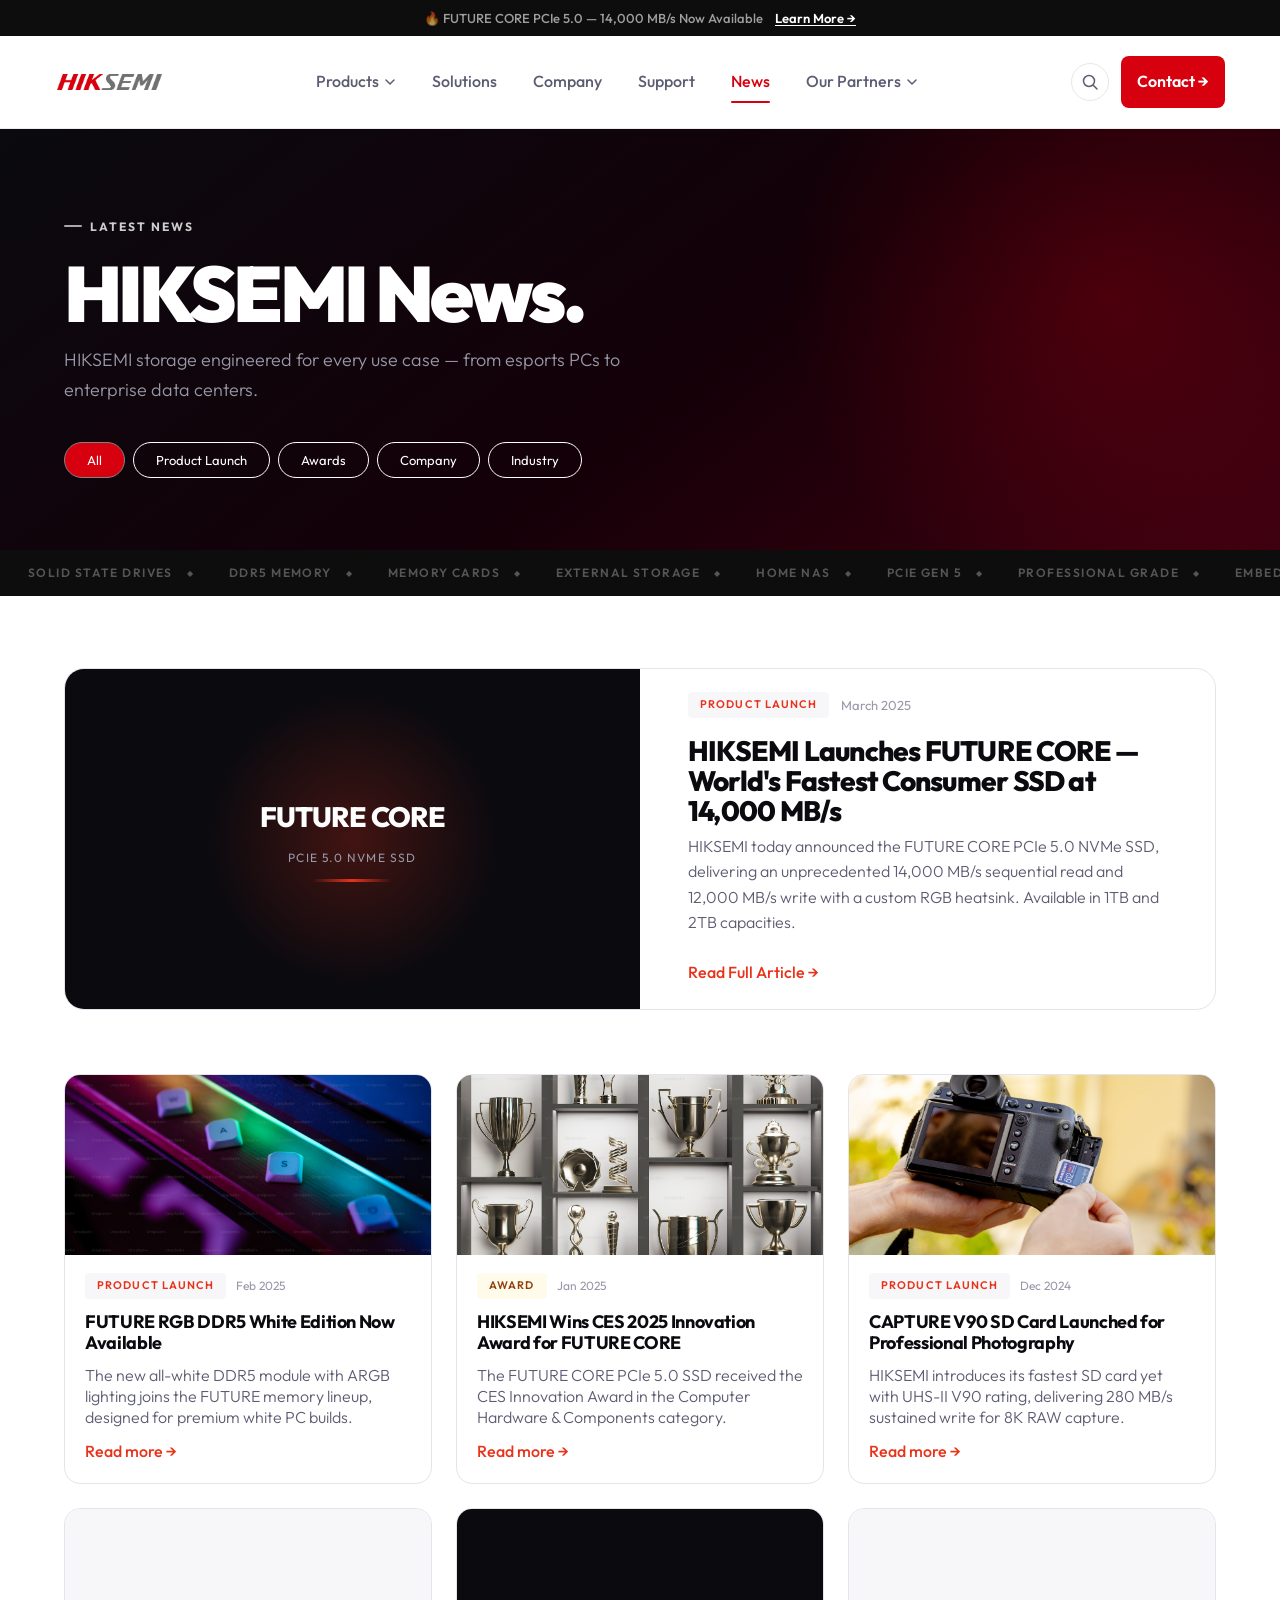
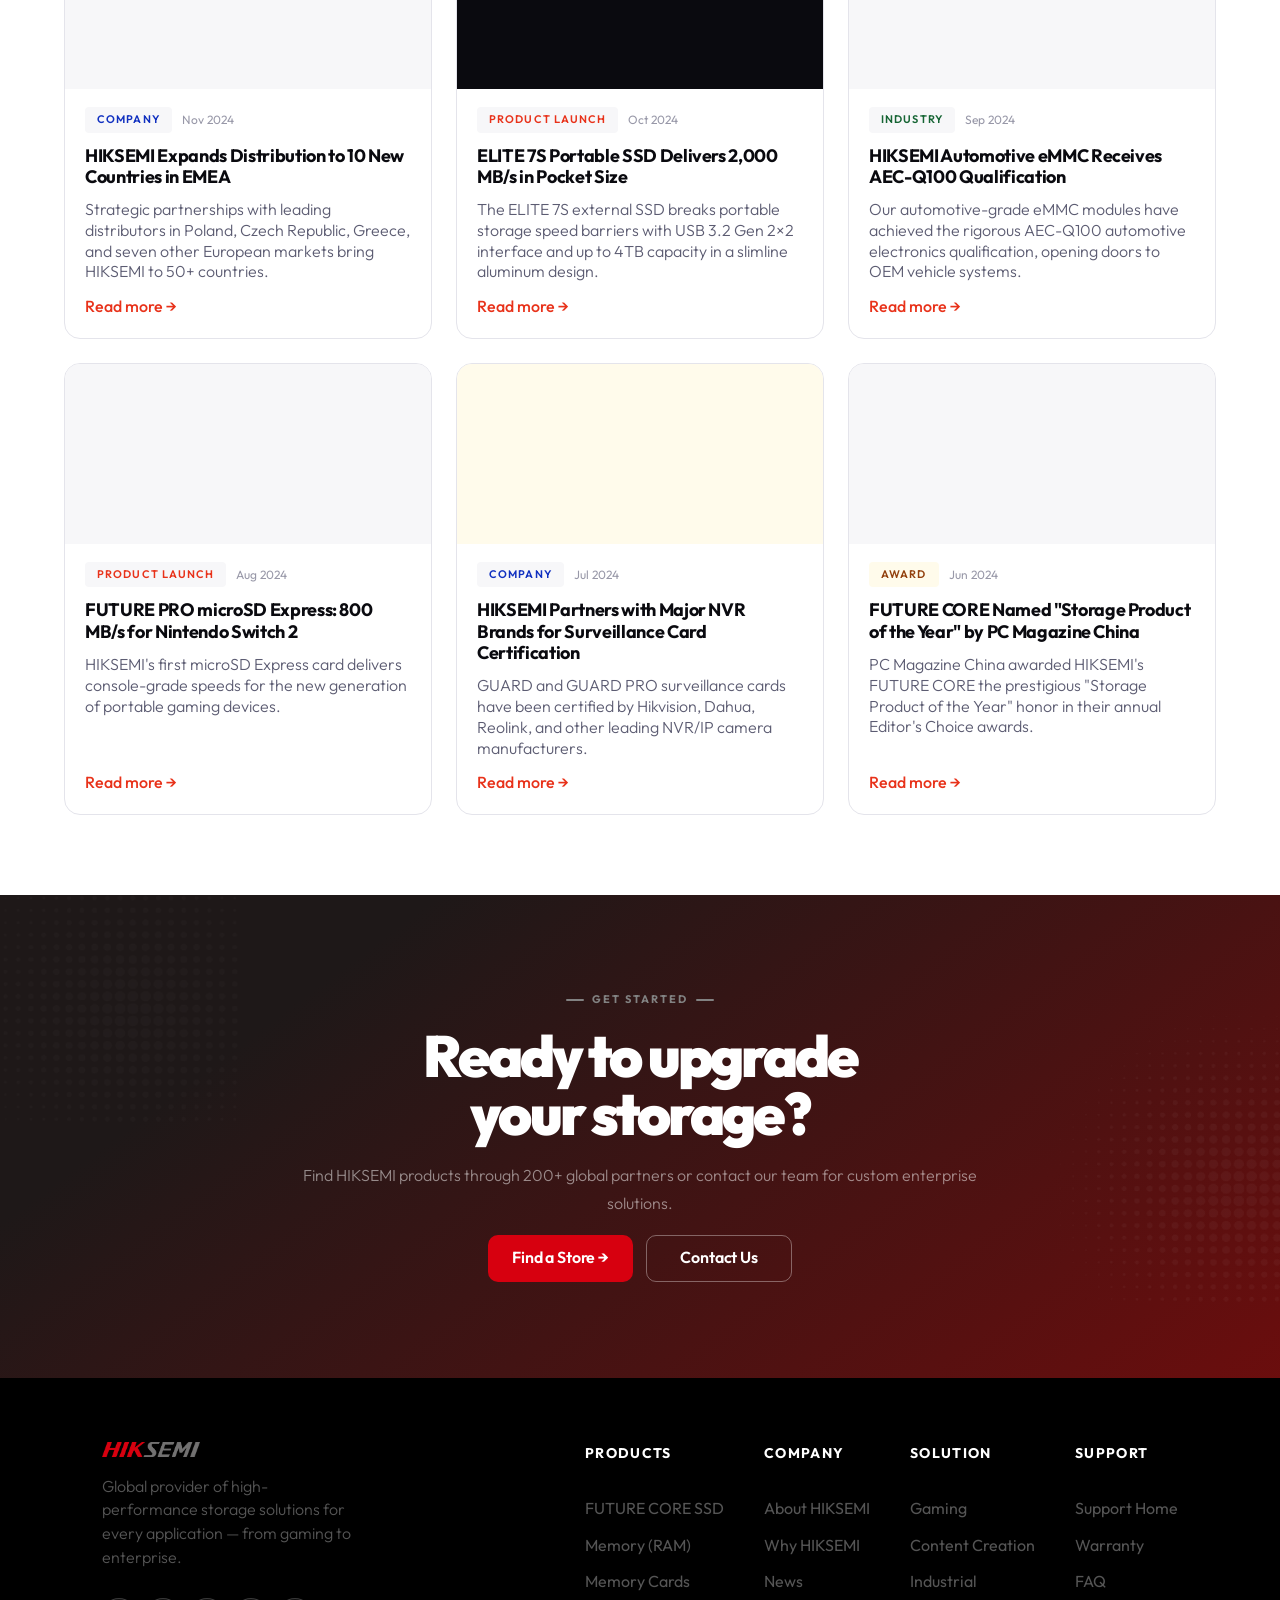
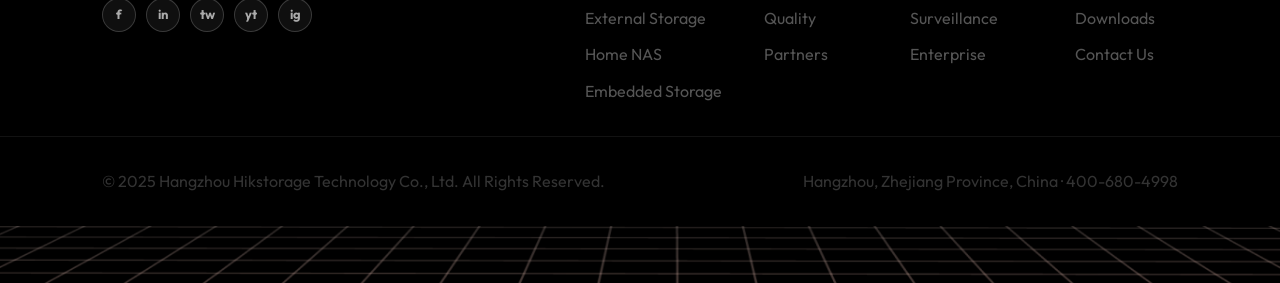
<file: news.html>
﻿<!DOCTYPE html>
<html lang="en">
<head>
  <meta charset="UTF-8" />
  <meta name="viewport" content="width=device-width, initial-scale=1.0" />
  <title>News &amp; Updates – HIKSEMI</title>
  <link href="https://fonts.googleapis.com/css2?family=Outfit:wght@300;400;500;600;700;800;900&display=swap" rel="stylesheet" />
  <link rel="stylesheet" href="css/styles.css" />
  <style>
    *, *::before, *::after { box-sizing: border-box; margin: 0; padding: 0; }
    body { font-family: 'Outfit', sans-serif; background: #fff; color: #0a0a0f; }
    a { text-decoration: none; color: inherit; }
    button { font-family: inherit; cursor: pointer; border: none; background: none; }

    /* ── HERO ── */
    .news-hero {
      background: linear-gradient(143deg, #0a0a0f 0%, #140008 55%, #3d0010 100%);
      padding: 88px 64px 72px;
      position: relative;
      overflow: hidden;
    }
    .news-hero::after {
      content: '';
      position: absolute;
      top: -180px; right: -180px;
      width: 700px; height: 700px;
      background: radial-gradient(circle, rgba(215,0,15,0.22) 0%, transparent 65%);
      pointer-events: none;
    }
    .news-hero-inner {
      display: flex;
      flex-direction: column;
      gap: 36px;
    }
    .news-hero-top {
      display: flex;
      flex-direction: column;
      gap: 18px;
    }
    .news-hero-eyebrow {
      display: flex;
      align-items: center;
      gap: 8px;
    }
    .news-hero-eyebrow-line {
      width: 18px; height: 2px;
      background: #a8a8a8;
      border-radius: 1px;
      flex-shrink: 0;
    }
    .news-hero-eyebrow-text {
      font-weight: 700;
      font-size: 12px;
      color: #cccccc;
      letter-spacing: 1.98px;
      text-transform: uppercase;
    }
    .news-hero-heading-group {
      display: flex;
      flex-direction: column;
      gap: 13px;
    }
    .news-hero-h1 {
      font-weight: 900;
      font-size: 78px;
      color: #fff;
      line-height: 1;
      letter-spacing: -3.9px;
    }
    .news-hero-sub {
      font-weight: 300;
      font-size: 18px;
      color: #9898a8;
      line-height: 1.7;
      max-width: 560px;
    }

    /* filter pills */
    .news-filter-pills {
      display: flex;
      gap: 8px;
      align-items: center;
      flex-wrap: wrap;
    }
    .news-pill {
      height: 36px;
      padding: 0 22px;
      border-radius: 100px;
      font-size: 13px;
      font-weight: 400;
      color: #fff;
      background: transparent;
      border: 1px solid #fff;
      cursor: pointer;
      transition: background 0.2s, border-color 0.2s, color 0.2s;
      white-space: nowrap;
    }
    .news-pill.active {
      background: #d7000f;
      border-color: #828282;
    }
    .news-pill:hover:not(.active) {
      background: rgba(255,255,255,0.12);
    }

    /* ── NEWS BODY ── */
    .news-body {
      padding: 72px 64px 80px;
      display: flex;
      flex-direction: column;
      gap: 64px;
    }

    /* ── FEATURED CARD ── */
    .featured-card {
      display: grid;
      grid-template-columns: 1fr 1fr;
      grid-template-rows: 340px;
      border: 1px solid #e4e4eb;
      border-radius: 20px;
      overflow: hidden;
    }

    /* dark visual panel (left) */
    .featured-visual {
      background: #0a0a0f;
      position: relative;
      display: flex;
      align-items: center;
      justify-content: center;
    }
    .featured-visual-glow {
      position: absolute;
      width: 300px; height: 300px;
      top: 20px; left: 50%;
      transform: translateX(-50%);
      background: radial-gradient(circle at center, rgba(232,50,26,0.25) 0%, rgba(232,50,26,0) 70%);
      pointer-events: none;
    }
    .featured-visual-content {
      position: relative;
      z-index: 1;
      display: flex;
      flex-direction: column;
      align-items: center;
      gap: 8px;
    }
    .featured-product-name {
      font-weight: 800;
      font-size: 28px;
      color: #fff;
      letter-spacing: -0.84px;
      text-align: center;
    }
    .featured-product-sub {
      font-weight: 400;
      font-size: 12px;
      color: #9898a8;
      letter-spacing: 1.2px;
      text-transform: uppercase;
      text-align: center;
    }
    .featured-product-line {
      width: 80px; height: 3px;
      border-radius: 2px;
      background: linear-gradient(to right, rgba(232,50,26,0), #e8321a 50%, rgba(232,50,26,0));
      margin-top: 4px;
    }

    /* content panel (right) */
    .featured-content {
      display: flex;
      flex-direction: column;
      justify-content: center;
      padding: 48px;
    }
    .featured-meta {
      display: flex;
      align-items: center;
      gap: 12px;
      margin-bottom: 18px;
    }
    .featured-tag {
      background: #f7f7f9;
      padding: 4px 12px;
      border-radius: 4px;
      font-weight: 600;
      font-size: 11px;
      color: #e8321a;
      letter-spacing: 1.1px;
      text-transform: uppercase;
    }
    .featured-date {
      font-weight: 400;
      font-size: 13px;
      color: #9898a8;
    }
    .featured-heading {
      font-weight: 800;
      font-size: 28px;
      color: #0a0a0f;
      letter-spacing: -0.78px;
      line-height: 1.07;
      margin-bottom: 8px;
    }
    .featured-desc {
      font-weight: 300;
      font-size: 16px;
      color: #5c5c72;
      line-height: 1.594;
      margin-bottom: 24px;
    }
    .featured-link {
      font-weight: 500;
      font-size: 16px;
      color: #e8321a;
      text-decoration: none;
      transition: opacity 0.2s;
    }
    .featured-link:hover { opacity: 0.75; }

    /* ── NEWS CARD GRID ── */
    .news-grid {
      display: flex;
      flex-direction: column;
      gap: 24px;
    }
    .news-grid-row {
      display: grid;
      grid-template-columns: repeat(3, 1fr);
      gap: 24px;
    }
    .news-card {
      border: 1px solid #e4e4eb;
      border-radius: 16px;
      overflow: hidden;
      display: flex;
      flex-direction: column;
      background: #fff;
      transition: box-shadow 0.2s;
    }
    .news-card:hover { box-shadow: 0 8px 32px rgba(0,0,0,0.08); }
    .news-card-img {
      height: 180px;
      background: #f7f7f9;
      flex-shrink: 0;
      overflow: hidden;
    }
    .news-card-img img {
      width: 100%; height: 100%;
      object-fit: cover;
      display: block;
    }
    .news-card-img.dark  { background: #0a0a0f; }
    .news-card-img.amber { background: #fffbeb; }
    .news-card-body {
      display: flex;
      flex-direction: column;
      gap: 12px;
      padding: 18px 20px;
      flex: 1;
    }
    .news-card-meta {
      display: flex;
      align-items: center;
      gap: 10px;
    }
    .news-card-tag {
      padding: 4px 12px;
      border-radius: 4px;
      font-weight: 600;
      font-size: 11px;
      letter-spacing: 1.1px;
      text-transform: uppercase;
      background: #f7f7f9;
      color: #e8321a;
    }
    .news-card-tag.award   { background: #fffbeb; color: #92400e; }
    .news-card-tag.company { background: #f7f7f9; color: #1030c0; }
    .news-card-tag.industry{ background: #f7f7f9; color: #166534; }
    .news-card-date {
      font-weight: 400;
      font-size: 12px;
      color: #9898a8;
    }
    .news-card-title {
      font-weight: 700;
      font-size: 18px;
      color: #0a0a0f;
      letter-spacing: -0.34px;
      line-height: 1.18;
    }
    .news-card-desc {
      font-weight: 300;
      font-size: 16px;
      color: #5c5c72;
      line-height: 1.3;
    }
    .news-card-link {
      font-weight: 500;
      font-size: 16px;
      color: #e8321a;
      text-decoration: none;
      transition: opacity 0.2s;
      margin-top: auto;
    }
    .news-card-link:hover { opacity: 0.75; }

    /* ── MARQUEE ── */
    .marquee-strip { background: #0d0d0d; height: 46px; overflow: hidden; position: relative; }
    .marquee-track { display: flex; align-items: center; height: 100%; width: max-content; animation: mq-scroll 28s linear infinite; }
    .marquee-strip:hover .marquee-track { animation-play-state: paused; }
    .marquee-item { display: inline-flex; align-items: center; gap: 14px; padding: 0 8px 0 28px; }
    .marquee-text { font-weight: 600; font-size: 12px; color: #555; letter-spacing: 1.44px; text-transform: uppercase; white-space: nowrap; }
    .marquee-sep { font-weight: 400; font-size: 8px; color: #555; }
    @keyframes mq-scroll { 0% { transform: translateX(0); } 100% { transform: translateX(-50%); } }

    /* ── RESPONSIVE ── */
    @media (max-width: 1100px) {
      .news-grid-row { grid-template-columns: repeat(2, 1fr); }
    }
    @media (max-width: 992px) {
      .news-hero { padding: 64px 32px 56px; }
      .news-hero-h1 { font-size: 52px; letter-spacing: -2px; }
      .news-body { padding: 60px 32px; gap: 48px; }
      .featured-card { grid-template-columns: 1fr; grid-template-rows: 220px auto; }
    }
    @media (max-width: 640px) {
      .news-hero-h1 { font-size: 40px; letter-spacing: -1.5px; }
      .featured-heading { font-size: 22px; }
      .featured-content { padding: 32px 24px; }
      .news-grid-row { grid-template-columns: 1fr; }
    }
  </style>
</head>
<body>

  <!-- ============ ANNOUNCE BAR ============ -->
  <div class="announce-bar">
    <p>🔥 FUTURE CORE PCIe 5.0 — 14,000 MB/s Now Available</p>
    <a href="product-details.html">Learn More →</a>
  </div>

    <!-- ============ NAVBAR ============ -->
  <nav class="navbar">
    <div class="nav-wrap">
      <a href="index.html" class="nav-logo">
        <img src="images/logo.png" alt="HIKSEMI" />
      </a>
      <div class="nav-links">
        <div class="nav-item">
          <a href="products.html" class="nav-link">
            Products
            <svg class="chev" viewBox="0 0 12 12" fill="none"><path d="M2 4L6 8L10 4" stroke="currentColor" stroke-width="1.5" stroke-linecap="round" stroke-linejoin="round"/></svg>
          </a>
          <div class="mega-menu">
            <div class="mega-sidebar">
              <div class="mega-sidebar-item active" data-cat="ssd">
                <div class="mega-sb-icon" style="background:#f7f7f7;">&#128190;</div>
                <span>Solid State Drives</span>
              </div>
              <div class="mega-sidebar-item" data-cat="memory">
                <div class="mega-sb-icon" style="background:#f2f2f2;">&#129504;</div>
                <span>Memory (RAM)</span>
              </div>
              <div class="mega-sidebar-item" data-cat="cards">
                <div class="mega-sb-icon" style="background:#f2f2f2;">&#128247;</div>
                <span>Memory Cards</span>
              </div>
              <div class="mega-sidebar-item" data-cat="external">
                <div class="mega-sb-icon" style="background:#f2f2f2;">&#128188;</div>
                <span>External Storage</span>
              </div>
              <div class="mega-sidebar-item" data-cat="nas">
                <div class="mega-sb-icon" style="background:#f2f2f2;">&#127968;</div>
                <span>Home NAS</span>
              </div>
              <div class="mega-sidebar-item" data-cat="embedded">
                <div class="mega-sb-icon" style="background:#f2f2f2;">&#9881;&#65039;</div>
                <span>Embedded Storage</span>
              </div>
            </div>
            <div class="mega-body">
              <div class="mega-cat-header">Solid State Drives</div>
              <div class="mega-links-grid">
                <a href="product-details.html" class="mega-link-item">
                  <div class="mega-link-icon-box" style="background:#121212;">&#128190;</div>
                  <div class="mega-link-info">
                    <div class="mega-link-name">FUTURE CORE</div>
                    <div class="mega-link-sub">PCIe 5.0 NVMe</div>
                    <span class="mega-link-badge">NEW</span>
                  </div>
                </a>
                <a href="products.html" class="mega-link-item">
                  <div class="mega-link-icon-box" style="background:#121212;">&#128190;</div>
                  <div class="mega-link-info">
                    <div class="mega-link-name">FUTURE PRO</div>
                    <div class="mega-link-sub">PCIe 4.0 NVMe</div>
                  </div>
                </a>
                <a href="products.html" class="mega-link-item">
                  <div class="mega-link-icon-box" style="background:#121212;">&#128190;</div>
                  <div class="mega-link-info">
                    <div class="mega-link-name">FUTURE</div>
                    <div class="mega-link-sub">PCIe 4.0 NVMe</div>
                  </div>
                </a>
                <a href="products.html" class="mega-link-item">
                  <div class="mega-link-icon-box" style="background:#121212;">&#128190;</div>
                  <div class="mega-link-info">
                    <div class="mega-link-name">FUTURE ECO</div>
                    <div class="mega-link-sub">PCIe 3.0 NVMe</div>
                  </div>
                </a>
                <a href="products.html" class="mega-link-item">
                  <div class="mega-link-icon-box" style="background:#ededed;">&#128191;</div>
                  <div class="mega-link-info">
                    <div class="mega-link-name">WAVE(S) SATA</div>
                    <div class="mega-link-sub">SATA III 2.5&quot;</div>
                  </div>
                </a>
                <a href="products.html" class="mega-link-item">
                  <div class="mega-link-icon-box" style="background:#121212;">&#128295;</div>
                  <div class="mega-link-info">
                    <div class="mega-link-name">D300 Pro Enterprise</div>
                    <div class="mega-link-sub">Enterprise PCIe</div>
                  </div>
                </a>
              </div>
              <div class="mega-footer-bar">
                <span class="mega-footer-text">180+ products across all categories</span>
                <a href="products.html" class="mega-footer-link">View All Products &#8594;</a>
              </div>
            </div>
          </div>
        </div>
        <div class="nav-item"><a href="solutions.html" class="nav-link">Solutions</a></div>
        <div class="nav-item"><a href="company.html" class="nav-link">Company</a></div>
        <div class="nav-item"><a href="support.html" class="nav-link">Support</a></div>
        <div class="nav-item"><a href="news.html" class="nav-link active">News</a></div>
        <div class="nav-item">
          <a href="where-to-buy.html" class="nav-link">
            Our Partners
            <svg class="chev" viewBox="0 0 12 12" fill="none"><path d="M2 4L6 8L10 4" stroke="currentColor" stroke-width="1.5" stroke-linecap="round" stroke-linejoin="round"/></svg>
          </a>
          <div class="partners-drop">
            <div class="ptn-sidebar">
              <a href="become-a-dealer.html" class="ptn-item">
                <div class="ptn-icon-box">
                  <svg width="18" height="18" viewBox="0 0 24 24" fill="none" stroke="#5c5c72" stroke-width="1.5" stroke-linecap="round" stroke-linejoin="round"><path d="M17 21v-2a4 4 0 0 0-4-4H5a4 4 0 0 0-4 4v2"/><circle cx="9" cy="7" r="4"/><path d="M23 21v-2a4 4 0 0 0-3-3.87"/><path d="M16 3.13a4 4 0 0 1 0 7.75"/></svg>
                </div>
                <span class="ptn-label">Become a Dealer</span>
              </a>
              <a href="where-to-buy.html" class="ptn-item">
                <div class="ptn-icon-box">
                  <svg width="18" height="18" viewBox="0 0 24 24" fill="none" stroke="#5c5c72" stroke-width="1.5" stroke-linecap="round" stroke-linejoin="round"><path d="M21 10c0 7-9 13-9 13s-9-6-9-13a9 9 0 0 1 18 0z"/><circle cx="12" cy="10" r="3"/></svg>
                </div>
                <span class="ptn-label">Locate our Dealer</span>
              </a>
            </div>
            <div class="ptn-featured">
              <div class="ptn-card">
                <div class="ptn-card-top">
                  <div class="ptn-card-eyebrow">New Launch &#8212; PCIe Gen 5</div>
                  <div class="ptn-card-title">FUTURE CORE</div>
                </div>
                <div class="ptn-card-emoji">&#128190;</div>
                <a href="product-details.html" class="ptn-card-link">View Full Specs &#8594;</a>
              </div>
            </div>
          </div>
        </div>
      </div>
      <div class="nav-actions">
        <a href="search.html" class="nav-search-btn" aria-label="Search">
          <svg width="18" height="18" viewBox="0 0 18 18" fill="none"><circle cx="8" cy="8" r="5.5" stroke="#5c5c72" stroke-width="1.5"/><path d="M12.5 12.5L16 16" stroke="#5c5c72" stroke-width="1.5" stroke-linecap="round"/></svg>
        </a>
        <a href="contact.html" class="nav-contact-btn">Contact &#8594;</a>
      </div>
    </div>
  </nav>

  <!-- ============ HERO ============ -->
  <section class="news-hero">
    <div class="news-hero-inner">
      <div class="news-hero-top">
        <div class="news-hero-eyebrow">
          <span class="news-hero-eyebrow-line"></span>
          <span class="news-hero-eyebrow-text">Latest News</span>
        </div>
        <div class="news-hero-heading-group">
          <h1 class="news-hero-h1">HIKSEMI News.</h1>
          <p class="news-hero-sub">HIKSEMI storage engineered for every use case — from esports PCs to enterprise data centers.</p>
        </div>
      </div>
      <div class="news-filter-pills">
        <button class="news-pill active" data-cat="all">All</button>
        <button class="news-pill" data-cat="launch">Product Launch</button>
        <button class="news-pill" data-cat="awards">Awards</button>
        <button class="news-pill" data-cat="company">Company</button>
        <button class="news-pill" data-cat="industry">Industry</button>
      </div>
    </div>
  </section>

  <!-- ============ MARQUEE ============ -->
  <div class="marquee-strip">
    <div class="marquee-track">
      <div class="marquee-item"><span class="marquee-text">Solid State Drives</span><span class="marquee-sep">◆</span></div>
      <div class="marquee-item"><span class="marquee-text">DDR5 Memory</span><span class="marquee-sep">◆</span></div>
      <div class="marquee-item"><span class="marquee-text">Memory Cards</span><span class="marquee-sep">◆</span></div>
      <div class="marquee-item"><span class="marquee-text">External Storage</span><span class="marquee-sep">◆</span></div>
      <div class="marquee-item"><span class="marquee-text">Home NAS</span><span class="marquee-sep">◆</span></div>
      <div class="marquee-item"><span class="marquee-text">PCIe Gen 5</span><span class="marquee-sep">◆</span></div>
      <div class="marquee-item"><span class="marquee-text">Professional Grade</span><span class="marquee-sep">◆</span></div>
      <div class="marquee-item"><span class="marquee-text">Embedded Storage</span><span class="marquee-sep">◆</span></div>
      <div class="marquee-item"><span class="marquee-text">Solid State Drives</span><span class="marquee-sep">◆</span></div>
      <div class="marquee-item"><span class="marquee-text">DDR5 Memory</span><span class="marquee-sep">◆</span></div>
      <div class="marquee-item"><span class="marquee-text">Memory Cards</span><span class="marquee-sep">◆</span></div>
      <div class="marquee-item"><span class="marquee-text">External Storage</span><span class="marquee-sep">◆</span></div>
      <div class="marquee-item"><span class="marquee-text">Home NAS</span><span class="marquee-sep">◆</span></div>
      <div class="marquee-item"><span class="marquee-text">PCIe Gen 5</span><span class="marquee-sep">◆</span></div>
      <div class="marquee-item"><span class="marquee-text">Professional Grade</span><span class="marquee-sep">◆</span></div>
      <div class="marquee-item"><span class="marquee-text">Embedded Storage</span><span class="marquee-sep">◆</span></div>
    </div>
  </div>

  <!-- ============ NEWS CONTENT ============ -->
  <div class="news-body">

    <!-- FEATURED -->
    <div class="featured-card">
      <!-- dark visual panel -->
      <div class="featured-visual">
        <div class="featured-visual-glow"></div>
        <div class="featured-visual-content">
          <div class="featured-product-name">FUTURE CORE</div>
          <div class="featured-product-sub">PCIe 5.0 NVMe SSD</div>
          <div class="featured-product-line"></div>
        </div>
      </div>
      <!-- article content panel -->
      <div class="featured-content">
        <div class="featured-meta">
          <span class="featured-tag">Product Launch</span>
          <span class="featured-date">March 2025</span>
        </div>
        <h2 class="featured-heading">HIKSEMI Launches FUTURE CORE — World's Fastest Consumer SSD at 14,000 MB/s</h2>
        <p class="featured-desc">HIKSEMI today announced the FUTURE CORE PCIe 5.0 NVMe SSD, delivering an unprecedented 14,000 MB/s sequential read and 12,000 MB/s write with a custom RGB heatsink. Available in 1TB and 2TB capacities.</p>
        <a href="news-article.html" class="featured-link">Read Full Article →</a>
      </div>
    </div>

    <!-- NEWS CARD GRID -->
    <div class="news-grid">

      <!-- Row 1 -->
      <div class="news-grid-row">
        <div class="news-card">
          <div class="news-card-img"><img src="images/news/news-card-ddr5.jpg" alt="FUTURE RGB DDR5 White Edition" /></div>
          <div class="news-card-body">
            <div class="news-card-meta"><span class="news-card-tag">Product Launch</span><span class="news-card-date">Feb 2025</span></div>
            <div class="news-card-title">FUTURE RGB DDR5 White Edition Now Available</div>
            <div class="news-card-desc">The new all-white DDR5 module with ARGB lighting joins the FUTURE memory lineup, designed for premium white PC builds.</div>
            <a href="news-article.html" class="news-card-link">Read more →</a>
          </div>
        </div>
        <div class="news-card">
          <div class="news-card-img"><img src="images/news/news-card-awards.jpg" alt="CES 2025 Innovation Award" /></div>
          <div class="news-card-body">
            <div class="news-card-meta"><span class="news-card-tag award">Award</span><span class="news-card-date">Jan 2025</span></div>
            <div class="news-card-title">HIKSEMI Wins CES 2025 Innovation Award for FUTURE CORE</div>
            <div class="news-card-desc">The FUTURE CORE PCIe 5.0 SSD received the CES Innovation Award in the Computer Hardware &amp; Components category.</div>
            <a href="news-article.html" class="news-card-link">Read more →</a>
          </div>
        </div>
        <div class="news-card">
          <div class="news-card-img"><img src="images/news/news-card-photo.jpg" alt="CAPTURE V90 SD Card" /></div>
          <div class="news-card-body">
            <div class="news-card-meta"><span class="news-card-tag">Product Launch</span><span class="news-card-date">Dec 2024</span></div>
            <div class="news-card-title">CAPTURE V90 SD Card Launched for Professional Photography</div>
            <div class="news-card-desc">HIKSEMI introduces its fastest SD card yet with UHS-II V90 rating, delivering 280 MB/s sustained write for 8K RAW capture.</div>
            <a href="news-article.html" class="news-card-link">Read more →</a>
          </div>
        </div>
      </div>

      <!-- Row 2 -->
      <div class="news-grid-row">
        <div class="news-card">
          <div class="news-card-img"></div>
          <div class="news-card-body">
            <div class="news-card-meta"><span class="news-card-tag company">Company</span><span class="news-card-date">Nov 2024</span></div>
            <div class="news-card-title">HIKSEMI Expands Distribution to 10 New Countries in EMEA</div>
            <div class="news-card-desc">Strategic partnerships with leading distributors in Poland, Czech Republic, Greece, and seven other European markets bring HIKSEMI to 50+ countries.</div>
            <a href="news-article.html" class="news-card-link">Read more →</a>
          </div>
        </div>
        <div class="news-card">
          <div class="news-card-img dark"></div>
          <div class="news-card-body">
            <div class="news-card-meta"><span class="news-card-tag">Product Launch</span><span class="news-card-date">Oct 2024</span></div>
            <div class="news-card-title">ELITE 7S Portable SSD Delivers 2,000 MB/s in Pocket Size</div>
            <div class="news-card-desc">The ELITE 7S external SSD breaks portable storage speed barriers with USB 3.2 Gen 2×2 interface and up to 4TB capacity in a slimline aluminum design.</div>
            <a href="news-article.html" class="news-card-link">Read more →</a>
          </div>
        </div>
        <div class="news-card">
          <div class="news-card-img"></div>
          <div class="news-card-body">
            <div class="news-card-meta"><span class="news-card-tag industry">Industry</span><span class="news-card-date">Sep 2024</span></div>
            <div class="news-card-title">HIKSEMI Automotive eMMC Receives AEC-Q100 Qualification</div>
            <div class="news-card-desc">Our automotive-grade eMMC modules have achieved the rigorous AEC-Q100 automotive electronics qualification, opening doors to OEM vehicle systems.</div>
            <a href="news-article.html" class="news-card-link">Read more →</a>
          </div>
        </div>
      </div>

      <!-- Row 3 -->
      <div class="news-grid-row">
        <div class="news-card">
          <div class="news-card-img"></div>
          <div class="news-card-body">
            <div class="news-card-meta"><span class="news-card-tag">Product Launch</span><span class="news-card-date">Aug 2024</span></div>
            <div class="news-card-title">FUTURE PRO microSD Express: 800 MB/s for Nintendo Switch 2</div>
            <div class="news-card-desc">HIKSEMI's first microSD Express card delivers console-grade speeds for the new generation of portable gaming devices.</div>
            <a href="news-article.html" class="news-card-link">Read more →</a>
          </div>
        </div>
        <div class="news-card">
          <div class="news-card-img amber"></div>
          <div class="news-card-body">
            <div class="news-card-meta"><span class="news-card-tag company">Company</span><span class="news-card-date">Jul 2024</span></div>
            <div class="news-card-title">HIKSEMI Partners with Major NVR Brands for Surveillance Card Certification</div>
            <div class="news-card-desc">GUARD and GUARD PRO surveillance cards have been certified by Hikvision, Dahua, Reolink, and other leading NVR/IP camera manufacturers.</div>
            <a href="news-article.html" class="news-card-link">Read more →</a>
          </div>
        </div>
        <div class="news-card">
          <div class="news-card-img"></div>
          <div class="news-card-body">
            <div class="news-card-meta"><span class="news-card-tag award">Award</span><span class="news-card-date">Jun 2024</span></div>
            <div class="news-card-title">FUTURE CORE Named "Storage Product of the Year" by PC Magazine China</div>
            <div class="news-card-desc">PC Magazine China awarded HIKSEMI's FUTURE CORE the prestigious "Storage Product of the Year" honor in their annual Editor's Choice awards.</div>
            <a href="news-article.html" class="news-card-link">Read more →</a>
          </div>
        </div>
      </div>

    </div><!-- end .news-grid -->

  </div>

  <!-- ============ CTA ============ -->
  <section class="site-cta">
    <div class="site-cta-dot site-cta-dot-l"><img src="images/dot-pattern.png" alt="" /></div>
    <div class="site-cta-dot site-cta-dot-r"><img src="images/dot-pattern.png" alt="" /></div>
    <div class="site-cta-inner">
      <div class="site-cta-eyebrow">Get Started</div>
      <h2 class="site-cta-heading">Ready to upgrade<br>your storage?</h2>
      <p class="site-cta-desc">Find HIKSEMI products through 200+ global partners or contact our team for custom enterprise solutions.</p>
      <div class="site-cta-btns">
        <a href="where-to-buy.html" class="site-cta-btn-primary">Find a Store →</a>
        <a href="contact.html" class="site-cta-btn-outline">Contact Us</a>
      </div>
    </div>
  </section>

  <footer class="footer">
    <div class="footer-main">
      <div class="footer-brand">
        <div class="footer-logo">
          <img src="images/logo.png" alt="HIKSEMI" />
        </div>
        <p class="footer-tagline">Global provider of high-performance storage solutions for every application — from gaming to enterprise.</p>
        <div class="footer-socials">
          <a href="#" class="footer-social-btn">f</a>
          <a href="#" class="footer-social-btn">in</a>
          <a href="#" class="footer-social-btn">tw</a>
          <a href="#" class="footer-social-btn">yt</a>
          <a href="#" class="footer-social-btn">ig</a>
        </div>
      </div>
      <div class="footer-cols">
        <div class="footer-col">
          <div class="footer-col-title">Products</div>
          <div class="footer-col-links">
            <a href="product-details.html">FUTURE CORE SSD</a>
            <a href="products.html">Memory (RAM)</a>
            <a href="products.html">Memory Cards</a>
            <a href="products.html">External Storage</a>
            <a href="products.html">Home NAS</a>
            <a href="products.html">Embedded Storage</a>
          </div>
        </div>
        <div class="footer-col">
          <div class="footer-col-title">Company</div>
          <div class="footer-col-links">
            <a href="company.html">About HIKSEMI</a>
            <a href="company.html">Why HIKSEMI</a>
            <a href="news.html">News</a>
            <a href="company.html">Quality</a>
            <a href="where-to-buy.html">Partners</a>
          </div>
        </div>
        <div class="footer-col">
          <div class="footer-col-title">Solution</div>
          <div class="footer-col-links">
            <a href="solutions.html">Gaming</a>
            <a href="solutions.html">Content Creation</a>
            <a href="solutions.html">Industrial</a>
            <a href="solutions.html">Surveillance</a>
            <a href="solutions.html">Enterprise</a>
          </div>
        </div>
        <div class="footer-col">
          <div class="footer-col-title">Support</div>
          <div class="footer-col-links">
            <a href="support.html">Support Home</a>
            <a href="support.html">Warranty</a>
            <a href="support.html">FAQ</a>
            <a href="support.html">Downloads</a>
            <a href="contact.html">Contact Us</a>
          </div>
        </div>
      </div>
    </div>
    <div class="footer-bottom-bar">
      <span class="footer-copy">© 2025 Hangzhou Hikstorage Technology Co., Ltd. All Rights Reserved.</span>
      <span class="footer-contact-info">Hangzhou, Zhejiang Province, China · 400-680-4998</span>
    </div>
    <img src="images/footer-decoration.png" alt="" class="footer-decoration" />
  </footer>

  <script>
    document.querySelectorAll('.news-pill').forEach(pill => {
      pill.addEventListener('click', () => {
        document.querySelectorAll('.news-pill').forEach(p => p.classList.remove('active'));
        pill.classList.add('active');
      });
    });
  </script>

  <script src="js/search.js"></script>
</body>
</html>
</file>
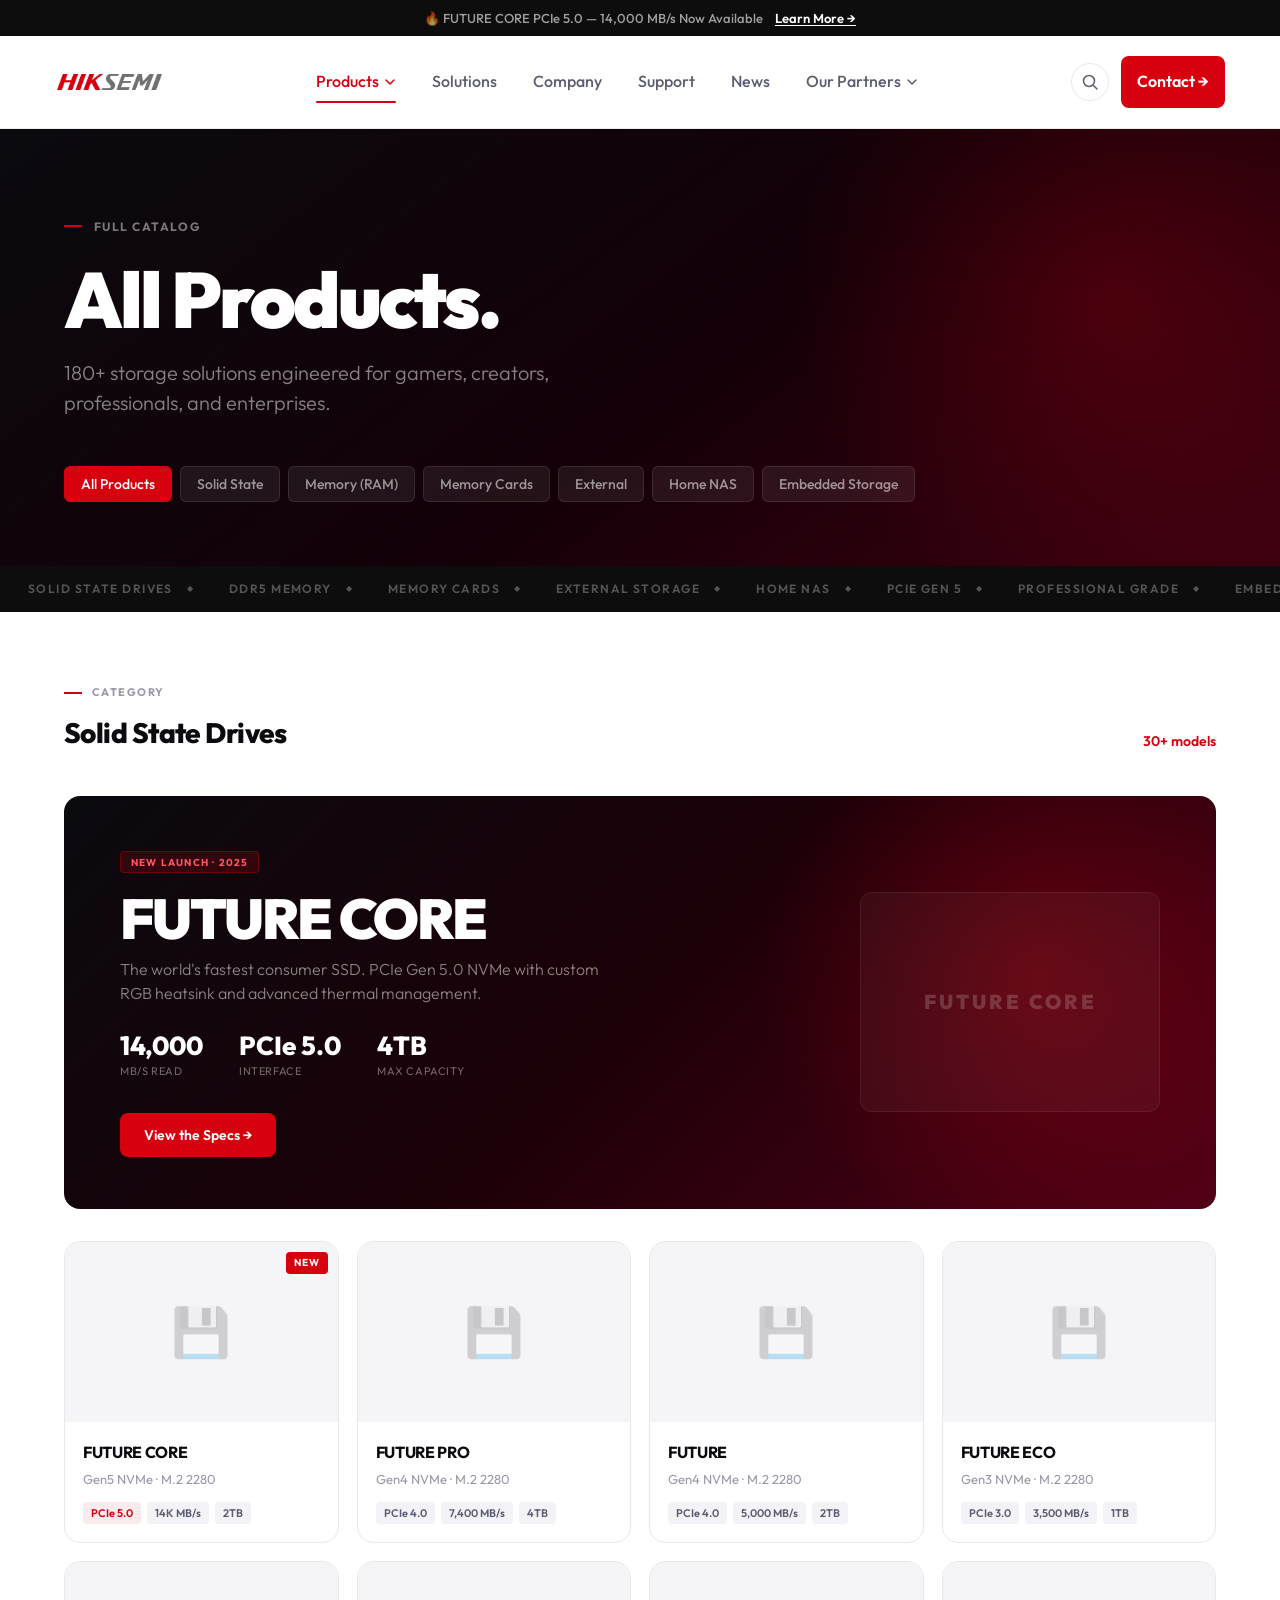
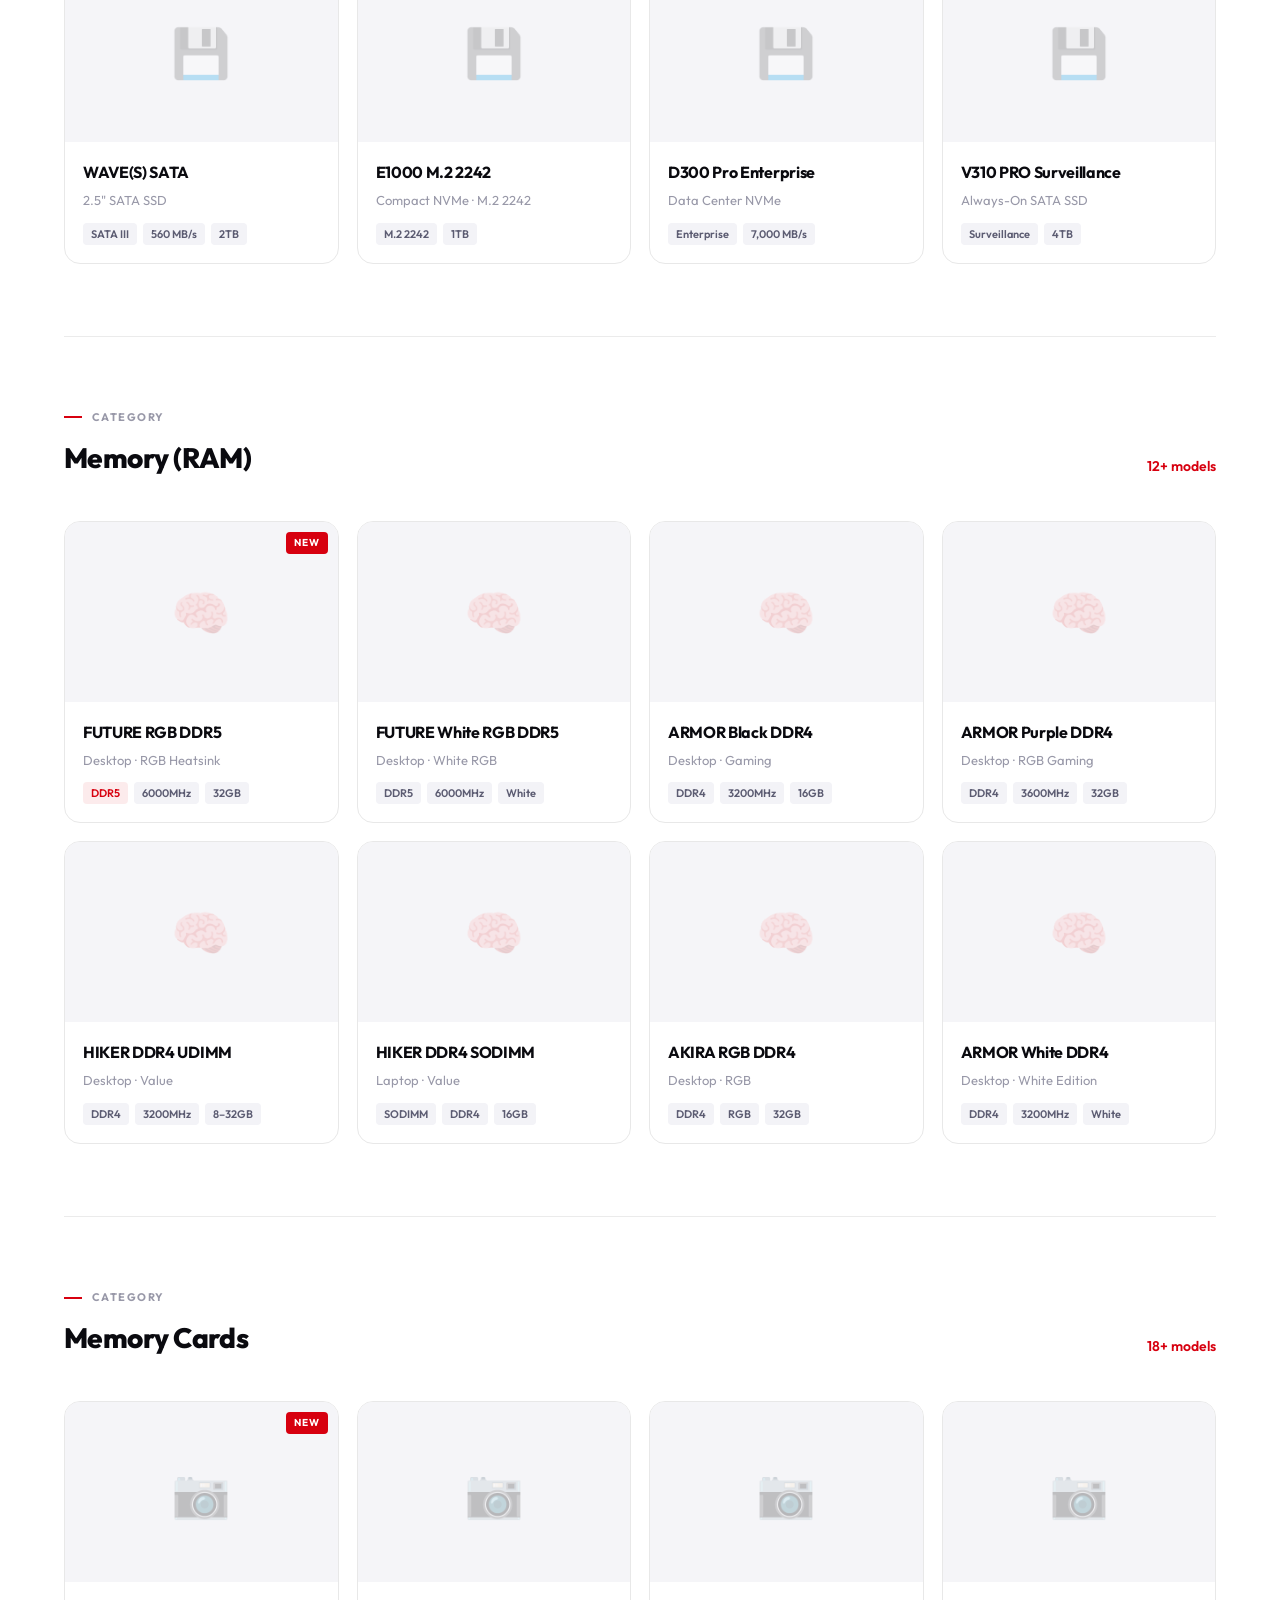
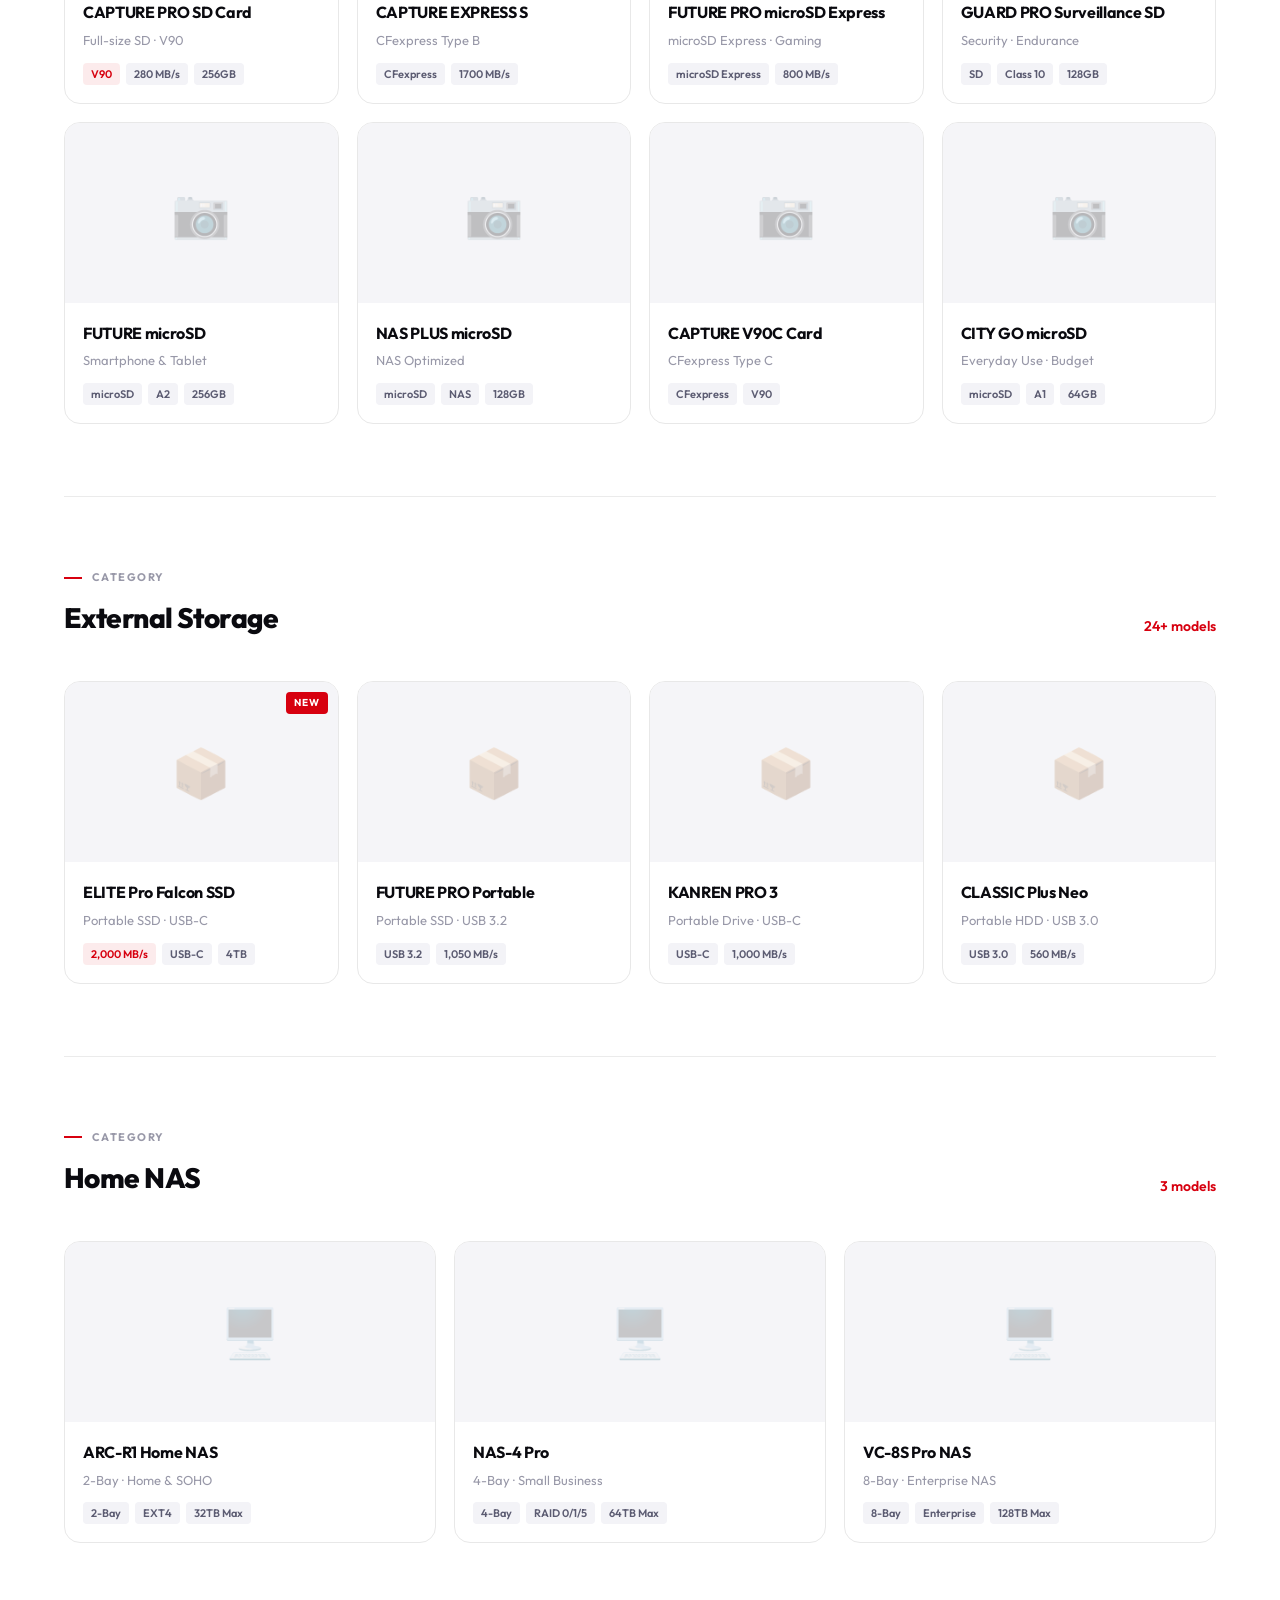
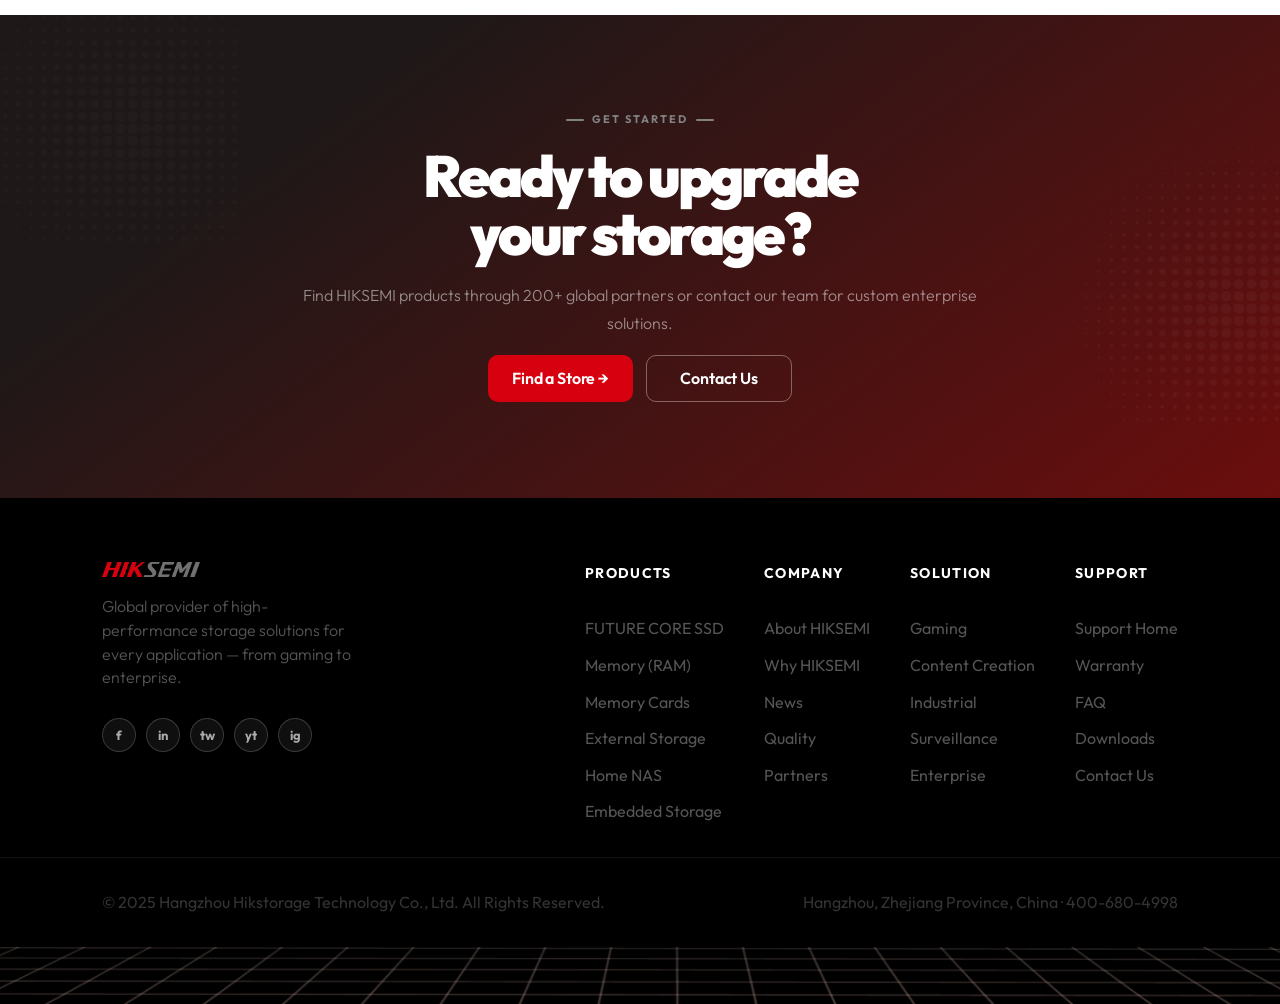
<file: products.html>
﻿<!DOCTYPE html>
<html lang="en">
<head>
  <meta charset="UTF-8" />
  <meta name="viewport" content="width=device-width, initial-scale=1.0" />
  <title>All Products – HIKSEMI</title>
  <link href="https://fonts.googleapis.com/css2?family=Outfit:wght@300;400;500;600;700;800;900&display=swap" rel="stylesheet" />
  <link rel="stylesheet" href="css/styles.css" />
  <style>
    *, *::before, *::after { box-sizing: border-box; margin: 0; padding: 0; }
    body { font-family: 'Outfit', sans-serif; background: #fff; color: #0a0a0f; }
    a { text-decoration: none; color: inherit; }
    button { font-family: inherit; cursor: pointer; border: none; background: none; }

    /* ── HERO ── */
    .prod-hero {
      background: linear-gradient(143deg, #0a0a0f 0%, #140008 55%, #3d0010 100%);
      padding: 88px 64px 64px;
      position: relative;
      overflow: hidden;
    }
    .prod-hero::after {
      content: '';
      position: absolute;
      top: -180px; right: -180px;
      width: 700px; height: 700px;
      background: radial-gradient(circle, rgba(215,0,15,0.22) 0%, transparent 65%);
      pointer-events: none;
    }
    .prod-hero-eyebrow {
      display: flex;
      align-items: center;
      gap: 12px;
      margin-bottom: 24px;
    }
    .prod-hero-eyebrow-line { width: 18px; height: 2px; background: #d7000f; flex-shrink: 0; }
    .prod-hero-eyebrow-text {
      font-weight: 700;
      font-size: 12px;
      color: rgba(255,255,255,0.45);
      letter-spacing: 1.44px;
      text-transform: uppercase;
    }
    .prod-hero-h1 {
      font-weight: 900;
      font-size: 78px;
      color: #fff;
      line-height: 1;
      letter-spacing: -3px;
      margin-bottom: 20px;
    }
    .prod-hero-sub {
      font-weight: 300;
      font-size: 20px;
      color: rgba(255,255,255,0.5);
      line-height: 1.5;
      max-width: 580px;
      margin-bottom: 48px;
    }
    .filter-tabs { display: flex; gap: 8px; flex-wrap: wrap; }
    .filter-tab {
      height: 36px;
      padding: 0 16px;
      background: rgba(255,255,255,0.07);
      border: 1px solid rgba(255,255,255,0.1);
      border-radius: 6px;
      font-weight: 500;
      font-size: 14px;
      color: rgba(255,255,255,0.55);
      white-space: nowrap;
      transition: all 0.2s;
    }
    .filter-tab:hover { background: rgba(255,255,255,0.12); color: rgba(255,255,255,0.85); }
    .filter-tab.active { background: #d7000f; border-color: #d7000f; color: #fff; }

    /* ── MARQUEE ── */
    .marquee-strip { background: #0d0d0d; height: 46px; overflow: hidden; position: relative; }
    .marquee-track { display: flex; align-items: center; height: 100%; width: max-content; animation: mq-scroll 28s linear infinite; }
    .marquee-strip:hover .marquee-track { animation-play-state: paused; }
    .marquee-item { display: inline-flex; align-items: center; gap: 14px; padding: 0 8px 0 28px; }
    .marquee-text { font-weight: 600; font-size: 12px; color: #555; letter-spacing: 1.44px; text-transform: uppercase; white-space: nowrap; }
    .marquee-sep { font-weight: 400; font-size: 8px; color: #555; }
    @keyframes mq-scroll { 0% { transform: translateX(0); } 100% { transform: translateX(-50%); } }

    /* ── BODY WRAPPER ── */
    .prod-body { background: #fff; }
    .prod-wrap { max-width: 1792px; margin: 0 auto; padding: 0 64px; }

    /* ── CATEGORY SECTION ── */
    .cat-section { padding: 72px 0; border-top: 1px solid #ebebeb; }
    .cat-section:first-child { border-top: none; }
    .cat-header { display: flex; align-items: flex-end; justify-content: space-between; margin-bottom: 40px; }
    .cat-header-left { display: flex; flex-direction: column; gap: 0; }
    .cat-eyebrow-row { display: flex; align-items: center; gap: 10px; margin-bottom: 10px; }
    .cat-eyebrow-line { width: 18px; height: 2px; background: #d7000f; }
    .cat-eyebrow-text { font-weight: 700; font-size: 11px; color: #9898a8; letter-spacing: 1.44px; text-transform: uppercase; }
    .cat-title { font-weight: 800; font-size: 28px; color: #0a0a0f; letter-spacing: -0.56px; }
    .cat-count { font-weight: 600; font-size: 14px; color: #d7000f; padding-bottom: 4px; }

    /* ── FEATURED SSD BANNER ── */
    .fsb {
      background: linear-gradient(135deg, #0a0a0f 0%, #1c0008 50%, #520015 100%);
      border-radius: 16px;
      padding: 52px 56px;
      display: flex;
      align-items: center;
      justify-content: space-between;
      gap: 48px;
      margin-bottom: 32px;
      position: relative;
      overflow: hidden;
      min-height: 280px;
    }
    .fsb::before {
      content: '';
      position: absolute;
      top: -120px; right: -120px;
      width: 600px; height: 600px;
      background: radial-gradient(circle, rgba(215,0,15,0.28) 0%, transparent 65%);
      pointer-events: none;
    }
    .fsb-left { position: relative; flex: 1; }
    .fsb-tag {
      display: inline-block;
      height: 22px; padding: 0 10px;
      background: rgba(215,0,15,0.18);
      border: 1px solid rgba(215,0,15,0.35);
      border-radius: 4px;
      font-weight: 700; font-size: 10px;
      color: #ff5566; letter-spacing: 1.2px;
      text-transform: uppercase; line-height: 22px;
      margin-bottom: 18px;
    }
    .fsb-title { font-weight: 900; font-size: 56px; color: #fff; line-height: 1; letter-spacing: -2.2px; margin-bottom: 10px; }
    .fsb-sub { font-weight: 300; font-size: 16px; color: rgba(255,255,255,0.5); line-height: 1.5; margin-bottom: 28px; max-width: 480px; }
    .fsb-specs { display: flex; gap: 36px; margin-bottom: 32px; }
    .fsb-spec-val { font-weight: 800; font-size: 26px; color: #fff; line-height: 1; }
    .fsb-spec-lbl { font-weight: 400; font-size: 11px; color: rgba(255,255,255,0.4); text-transform: uppercase; letter-spacing: 0.6px; margin-top: 4px; }
    .fsb-btn {
      display: inline-flex; align-items: center; gap: 8px;
      height: 44px; padding: 0 24px;
      background: #d7000f; border-radius: 8px;
      font-weight: 600; font-size: 14px; color: #fff;
      transition: background 0.2s;
    }
    .fsb-btn:hover { background: #b5000d; }
    .fsb-right {
      flex: 0 0 300px; height: 220px;
      background: rgba(255,255,255,0.04);
      border: 1px solid rgba(255,255,255,0.07);
      border-radius: 12px;
      display: flex; align-items: center; justify-content: center;
      position: relative;
    }
    .fsb-right-label { font-weight: 900; font-size: 20px; color: rgba(255,255,255,0.18); letter-spacing: 3px; text-transform: uppercase; }

    /* ── PRODUCT GRID ── */
    .prod-grid { display: grid; grid-template-columns: repeat(4, 1fr); gap: 18px; }
    .prod-grid-3 { display: grid; grid-template-columns: repeat(3, 1fr); gap: 18px; }

    .prod-card {
      border: 1px solid #e8e8e8;
      border-radius: 16px;
      overflow: hidden;
      background: #fff;
      transition: box-shadow 0.22s, border-color 0.22s, transform 0.22s;
      cursor: pointer;
      position: relative;
    }
    .prod-card:hover { box-shadow: 0 8px 32px rgba(0,0,0,0.09); border-color: #ccc; transform: translateY(-2px); }
    .prod-card-img {
      background: #f5f5f8;
      height: 180px;
      display: flex; align-items: center; justify-content: center;
      position: relative; overflow: hidden;
    }
    .prod-card-placeholder {
      font-size: 48px; opacity: 0.25;
    }
    .prod-card-new {
      position: absolute; top: 10px; right: 10px;
      background: #d7000f; color: #fff;
      font-weight: 700; font-size: 10px;
      letter-spacing: 1px; text-transform: uppercase;
      padding: 3px 8px; border-radius: 4px;
    }
    .prod-card-info { padding: 18px; }
    .prod-card-name { font-weight: 700; font-size: 16px; color: #0a0a0f; letter-spacing: -0.32px; margin-bottom: 4px; }
    .prod-card-sub { font-weight: 400; font-size: 13px; color: #9898a8; margin-bottom: 12px; }
    .prod-badges { display: flex; gap: 6px; flex-wrap: wrap; }
    .prod-badge {
      height: 22px; padding: 0 8px;
      background: #f3f3f7; border-radius: 4px;
      font-weight: 600; font-size: 11px; color: #5c5c72; line-height: 22px;
      white-space: nowrap;
    }
    .prod-badge.red { background: rgba(215,0,15,0.08); color: #d7000f; }

    /* ── CTA ── */
    .cta-sec {
      position: relative;
      background: linear-gradient(143deg, #0e0e14 0%, #200008 55%, #5a0015 100%);
      padding: 96px 0; overflow: hidden; text-align: center;
    }
    .cta-sec-dot { position: absolute; width: 474px; height: 386px; overflow: hidden; pointer-events: none; }
    .cta-sec-dot-l { left: -150px; top: -83px; }
    .cta-sec-dot-r { right: -150px; bottom: -83px; }
    .cta-sec-dot img { width: 316px; height: 316px; position: absolute; top: 50%; left: 50%; transform: translate(-50%,-50%); opacity: 0.2; }
    .cta-inner { position: relative; max-width: 680px; margin: 0 auto; padding: 0 40px; }
    .cta-eyebrow { display: flex; align-items: center; justify-content: center; gap: 12px; margin-bottom: 20px; }
    .cta-eyebrow-line { width: 18px; height: 2px; background: rgba(255,255,255,0.3); }
    .cta-eyebrow-text { font-weight: 700; font-size: 11px; color: rgba(255,255,255,0.45); letter-spacing: 1.44px; text-transform: uppercase; }
    .cta-heading { font-weight: 900; font-size: 58px; color: #fff; line-height: 1; letter-spacing: -2.9px; margin-bottom: 16px; }
    .cta-sub { font-weight: 300; font-size: 16px; color: rgba(255,255,255,0.5); line-height: 1.75; margin-bottom: 40px; }
    .cta-btns { display: flex; gap: 12px; align-items: center; justify-content: center; }
    .cta-btn-r { height: 47px; padding: 0 28px; background: #d7000f; border-radius: 10px; font-weight: 600; font-size: 16px; color: #fff; transition: background 0.2s; }
    .cta-btn-r:hover { background: #b5000d; }
    .cta-btn-g { height: 47px; padding: 0 28px; border: 1px solid rgba(255,255,255,0.3); border-radius: 10px; font-weight: 600; font-size: 16px; color: rgba(255,255,255,0.8); transition: border-color 0.2s, color 0.2s; }
    .cta-btn-g:hover { border-color: rgba(255,255,255,0.5); color: #fff; }

    /* ── RESPONSIVE ── */
    @media (max-width: 1200px) {
      .prod-grid { grid-template-columns: repeat(3, 1fr); }
      .fsb-right { flex: 0 0 240px; }
    }
    @media (max-width: 992px) {
      .prod-hero { padding: 64px 32px 48px; }
      .prod-hero-h1 { font-size: 52px; }
      .prod-wrap { padding: 0 32px; }
      .prod-grid, .prod-grid-3 { grid-template-columns: repeat(2, 1fr); }
      .fsb { flex-direction: column; padding: 36px 32px; }
      .fsb-right { display: none; }
    }
    @media (max-width: 600px) {
      .prod-hero-h1 { font-size: 40px; }
      .prod-grid, .prod-grid-3 { grid-template-columns: 1fr; }
      .cta-heading { font-size: 38px; }
    }
  </style>
</head>
<body>

  <!-- ============ ANNOUNCE BAR ============ -->
  <div class="announce-bar">
    <p>🔥 FUTURE CORE PCIe 5.0 — 14,000 MB/s Now Available</p>
    <a href="product-details.html">Learn More →</a>
  </div>

    <!-- ============ NAVBAR ============ -->
  <nav class="navbar">
    <div class="nav-wrap">
      <a href="index.html" class="nav-logo">
        <img src="images/logo.png" alt="HIKSEMI" />
      </a>
      <div class="nav-links">
        <div class="nav-item">
          <a href="products.html" class="nav-link active">
            Products
            <svg class="chev" viewBox="0 0 12 12" fill="none"><path d="M2 4L6 8L10 4" stroke="currentColor" stroke-width="1.5" stroke-linecap="round" stroke-linejoin="round"/></svg>
          </a>
          <div class="mega-menu">
            <div class="mega-sidebar">
              <div class="mega-sidebar-item active" data-cat="ssd">
                <div class="mega-sb-icon" style="background:#f7f7f7;">&#128190;</div>
                <span>Solid State Drives</span>
              </div>
              <div class="mega-sidebar-item" data-cat="memory">
                <div class="mega-sb-icon" style="background:#f2f2f2;">&#129504;</div>
                <span>Memory (RAM)</span>
              </div>
              <div class="mega-sidebar-item" data-cat="cards">
                <div class="mega-sb-icon" style="background:#f2f2f2;">&#128247;</div>
                <span>Memory Cards</span>
              </div>
              <div class="mega-sidebar-item" data-cat="external">
                <div class="mega-sb-icon" style="background:#f2f2f2;">&#128188;</div>
                <span>External Storage</span>
              </div>
              <div class="mega-sidebar-item" data-cat="nas">
                <div class="mega-sb-icon" style="background:#f2f2f2;">&#127968;</div>
                <span>Home NAS</span>
              </div>
              <div class="mega-sidebar-item" data-cat="embedded">
                <div class="mega-sb-icon" style="background:#f2f2f2;">&#9881;&#65039;</div>
                <span>Embedded Storage</span>
              </div>
            </div>
            <div class="mega-body">
              <div class="mega-cat-header">Solid State Drives</div>
              <div class="mega-links-grid">
                <a href="product-details.html" class="mega-link-item">
                  <div class="mega-link-icon-box" style="background:#121212;">&#128190;</div>
                  <div class="mega-link-info">
                    <div class="mega-link-name">FUTURE CORE</div>
                    <div class="mega-link-sub">PCIe 5.0 NVMe</div>
                    <span class="mega-link-badge">NEW</span>
                  </div>
                </a>
                <a href="products.html" class="mega-link-item">
                  <div class="mega-link-icon-box" style="background:#121212;">&#128190;</div>
                  <div class="mega-link-info">
                    <div class="mega-link-name">FUTURE PRO</div>
                    <div class="mega-link-sub">PCIe 4.0 NVMe</div>
                  </div>
                </a>
                <a href="products.html" class="mega-link-item">
                  <div class="mega-link-icon-box" style="background:#121212;">&#128190;</div>
                  <div class="mega-link-info">
                    <div class="mega-link-name">FUTURE</div>
                    <div class="mega-link-sub">PCIe 4.0 NVMe</div>
                  </div>
                </a>
                <a href="products.html" class="mega-link-item">
                  <div class="mega-link-icon-box" style="background:#121212;">&#128190;</div>
                  <div class="mega-link-info">
                    <div class="mega-link-name">FUTURE ECO</div>
                    <div class="mega-link-sub">PCIe 3.0 NVMe</div>
                  </div>
                </a>
                <a href="products.html" class="mega-link-item">
                  <div class="mega-link-icon-box" style="background:#ededed;">&#128191;</div>
                  <div class="mega-link-info">
                    <div class="mega-link-name">WAVE(S) SATA</div>
                    <div class="mega-link-sub">SATA III 2.5&quot;</div>
                  </div>
                </a>
                <a href="products.html" class="mega-link-item">
                  <div class="mega-link-icon-box" style="background:#121212;">&#128295;</div>
                  <div class="mega-link-info">
                    <div class="mega-link-name">D300 Pro Enterprise</div>
                    <div class="mega-link-sub">Enterprise PCIe</div>
                  </div>
                </a>
              </div>
              <div class="mega-footer-bar">
                <span class="mega-footer-text">180+ products across all categories</span>
                <a href="products.html" class="mega-footer-link">View All Products &#8594;</a>
              </div>
            </div>
          </div>
        </div>
        <div class="nav-item"><a href="solutions.html" class="nav-link">Solutions</a></div>
        <div class="nav-item"><a href="company.html" class="nav-link">Company</a></div>
        <div class="nav-item"><a href="support.html" class="nav-link">Support</a></div>
        <div class="nav-item"><a href="news.html" class="nav-link">News</a></div>
        <div class="nav-item">
          <a href="where-to-buy.html" class="nav-link">
            Our Partners
            <svg class="chev" viewBox="0 0 12 12" fill="none"><path d="M2 4L6 8L10 4" stroke="currentColor" stroke-width="1.5" stroke-linecap="round" stroke-linejoin="round"/></svg>
          </a>
          <div class="partners-drop">
            <div class="ptn-sidebar">
              <a href="become-a-dealer.html" class="ptn-item">
                <div class="ptn-icon-box">
                  <svg width="18" height="18" viewBox="0 0 24 24" fill="none" stroke="#5c5c72" stroke-width="1.5" stroke-linecap="round" stroke-linejoin="round"><path d="M17 21v-2a4 4 0 0 0-4-4H5a4 4 0 0 0-4 4v2"/><circle cx="9" cy="7" r="4"/><path d="M23 21v-2a4 4 0 0 0-3-3.87"/><path d="M16 3.13a4 4 0 0 1 0 7.75"/></svg>
                </div>
                <span class="ptn-label">Become a Dealer</span>
              </a>
              <a href="where-to-buy.html" class="ptn-item">
                <div class="ptn-icon-box">
                  <svg width="18" height="18" viewBox="0 0 24 24" fill="none" stroke="#5c5c72" stroke-width="1.5" stroke-linecap="round" stroke-linejoin="round"><path d="M21 10c0 7-9 13-9 13s-9-6-9-13a9 9 0 0 1 18 0z"/><circle cx="12" cy="10" r="3"/></svg>
                </div>
                <span class="ptn-label">Locate our Dealer</span>
              </a>
            </div>
            <div class="ptn-featured">
              <div class="ptn-card">
                <div class="ptn-card-top">
                  <div class="ptn-card-eyebrow">New Launch &#8212; PCIe Gen 5</div>
                  <div class="ptn-card-title">FUTURE CORE</div>
                </div>
                <div class="ptn-card-emoji">&#128190;</div>
                <a href="product-details.html" class="ptn-card-link">View Full Specs &#8594;</a>
              </div>
            </div>
          </div>
        </div>
      </div>
      <div class="nav-actions">
        <a href="search.html" class="nav-search-btn" aria-label="Search">
          <svg width="18" height="18" viewBox="0 0 18 18" fill="none"><circle cx="8" cy="8" r="5.5" stroke="#5c5c72" stroke-width="1.5"/><path d="M12.5 12.5L16 16" stroke="#5c5c72" stroke-width="1.5" stroke-linecap="round"/></svg>
        </a>
        <a href="contact.html" class="nav-contact-btn">Contact &#8594;</a>
      </div>
    </div>
  </nav>

  <!-- ============ HERO ============ -->
  <section class="prod-hero">
    <div class="prod-hero-eyebrow">
      <span class="prod-hero-eyebrow-line"></span>
      <span class="prod-hero-eyebrow-text">Full Catalog</span>
    </div>
    <h1 class="prod-hero-h1">All Products.</h1>
    <p class="prod-hero-sub">180+ storage solutions engineered for gamers, creators, professionals, and enterprises.</p>
    <div class="filter-tabs">
      <button class="filter-tab active" data-cat="all">All Products</button>
      <button class="filter-tab" data-cat="ssd">Solid State</button>
      <button class="filter-tab" data-cat="memory">Memory (RAM)</button>
      <button class="filter-tab" data-cat="cards">Memory Cards</button>
      <button class="filter-tab" data-cat="external">External</button>
      <button class="filter-tab" data-cat="nas">Home NAS</button>
      <button class="filter-tab" data-cat="embedded">Embedded Storage</button>
    </div>
  </section>

  <!-- ============ MARQUEE ============ -->
  <div class="marquee-strip">
    <div class="marquee-track">
      <div class="marquee-item"><span class="marquee-text">Solid State Drives</span><span class="marquee-sep">◆</span></div>
      <div class="marquee-item"><span class="marquee-text">DDR5 Memory</span><span class="marquee-sep">◆</span></div>
      <div class="marquee-item"><span class="marquee-text">Memory Cards</span><span class="marquee-sep">◆</span></div>
      <div class="marquee-item"><span class="marquee-text">External Storage</span><span class="marquee-sep">◆</span></div>
      <div class="marquee-item"><span class="marquee-text">Home NAS</span><span class="marquee-sep">◆</span></div>
      <div class="marquee-item"><span class="marquee-text">PCIe Gen 5</span><span class="marquee-sep">◆</span></div>
      <div class="marquee-item"><span class="marquee-text">Professional Grade</span><span class="marquee-sep">◆</span></div>
      <div class="marquee-item"><span class="marquee-text">Embedded Storage</span><span class="marquee-sep">◆</span></div>
      <!-- duplicate for seamless loop -->
      <div class="marquee-item"><span class="marquee-text">Solid State Drives</span><span class="marquee-sep">◆</span></div>
      <div class="marquee-item"><span class="marquee-text">DDR5 Memory</span><span class="marquee-sep">◆</span></div>
      <div class="marquee-item"><span class="marquee-text">Memory Cards</span><span class="marquee-sep">◆</span></div>
      <div class="marquee-item"><span class="marquee-text">External Storage</span><span class="marquee-sep">◆</span></div>
      <div class="marquee-item"><span class="marquee-text">Home NAS</span><span class="marquee-sep">◆</span></div>
      <div class="marquee-item"><span class="marquee-text">PCIe Gen 5</span><span class="marquee-sep">◆</span></div>
      <div class="marquee-item"><span class="marquee-text">Professional Grade</span><span class="marquee-sep">◆</span></div>
      <div class="marquee-item"><span class="marquee-text">Embedded Storage</span><span class="marquee-sep">◆</span></div>
    </div>
  </div>

  <!-- ============ PRODUCT BODY ============ -->
  <div class="prod-body">
    <div class="prod-wrap">

      <!-- ── SOLID STATE DRIVES ── -->
      <section class="cat-section" id="ssd">
        <div class="cat-header">
          <div class="cat-header-left">
            <div class="cat-eyebrow-row">
              <span class="cat-eyebrow-line"></span>
              <span class="cat-eyebrow-text">Category</span>
            </div>
            <div class="cat-title">Solid State Drives</div>
          </div>
          <div class="cat-count">30+ models</div>
        </div>

        <!-- Featured Banner -->
        <div class="fsb">
          <div class="fsb-left">
            <div class="fsb-tag">New Launch · 2025</div>
            <div class="fsb-title">FUTURE CORE</div>
            <div class="fsb-sub">The world's fastest consumer SSD. PCIe Gen 5.0 NVMe with custom RGB heatsink and advanced thermal management.</div>
            <div class="fsb-specs">
              <div>
                <div class="fsb-spec-val">14,000</div>
                <div class="fsb-spec-lbl">MB/s Read</div>
              </div>
              <div>
                <div class="fsb-spec-val">PCIe 5.0</div>
                <div class="fsb-spec-lbl">Interface</div>
              </div>
              <div>
                <div class="fsb-spec-val">4TB</div>
                <div class="fsb-spec-lbl">Max Capacity</div>
              </div>
            </div>
            <a href="product-details.html" class="fsb-btn">View the Specs →</a>
          </div>
          <div class="fsb-right">
            <span class="fsb-right-label">FUTURE CORE</span>
          </div>
        </div>

        <!-- SSD Grid -->
        <div class="prod-grid">
          <a href="product-details.html" class="prod-card">
            <div class="prod-card-img">
              <span class="prod-card-placeholder">💾</span>
              <span class="prod-card-new">NEW</span>
            </div>
            <div class="prod-card-info">
              <div class="prod-card-name">FUTURE CORE</div>
              <div class="prod-card-sub">Gen5 NVMe · M.2 2280</div>
              <div class="prod-badges">
                <span class="prod-badge red">PCIe 5.0</span>
                <span class="prod-badge">14K MB/s</span>
                <span class="prod-badge">2TB</span>
              </div>
            </div>
          </a>
          <a href="products.html" class="prod-card">
            <div class="prod-card-img"><span class="prod-card-placeholder">💾</span></div>
            <div class="prod-card-info">
              <div class="prod-card-name">FUTURE PRO</div>
              <div class="prod-card-sub">Gen4 NVMe · M.2 2280</div>
              <div class="prod-badges">
                <span class="prod-badge">PCIe 4.0</span>
                <span class="prod-badge">7,400 MB/s</span>
                <span class="prod-badge">4TB</span>
              </div>
            </div>
          </a>
          <a href="products.html" class="prod-card">
            <div class="prod-card-img"><span class="prod-card-placeholder">💾</span></div>
            <div class="prod-card-info">
              <div class="prod-card-name">FUTURE</div>
              <div class="prod-card-sub">Gen4 NVMe · M.2 2280</div>
              <div class="prod-badges">
                <span class="prod-badge">PCIe 4.0</span>
                <span class="prod-badge">5,000 MB/s</span>
                <span class="prod-badge">2TB</span>
              </div>
            </div>
          </a>
          <a href="products.html" class="prod-card">
            <div class="prod-card-img"><span class="prod-card-placeholder">💾</span></div>
            <div class="prod-card-info">
              <div class="prod-card-name">FUTURE ECO</div>
              <div class="prod-card-sub">Gen3 NVMe · M.2 2280</div>
              <div class="prod-badges">
                <span class="prod-badge">PCIe 3.0</span>
                <span class="prod-badge">3,500 MB/s</span>
                <span class="prod-badge">1TB</span>
              </div>
            </div>
          </a>
          <a href="products.html" class="prod-card">
            <div class="prod-card-img"><span class="prod-card-placeholder">💾</span></div>
            <div class="prod-card-info">
              <div class="prod-card-name">WAVE(S) SATA</div>
              <div class="prod-card-sub">2.5" SATA SSD</div>
              <div class="prod-badges">
                <span class="prod-badge">SATA III</span>
                <span class="prod-badge">560 MB/s</span>
                <span class="prod-badge">2TB</span>
              </div>
            </div>
          </a>
          <a href="products.html" class="prod-card">
            <div class="prod-card-img"><span class="prod-card-placeholder">💾</span></div>
            <div class="prod-card-info">
              <div class="prod-card-name">E1000 M.2 2242</div>
              <div class="prod-card-sub">Compact NVMe · M.2 2242</div>
              <div class="prod-badges">
                <span class="prod-badge">M.2 2242</span>
                <span class="prod-badge">1TB</span>
              </div>
            </div>
          </a>
          <a href="products.html" class="prod-card">
            <div class="prod-card-img"><span class="prod-card-placeholder">💾</span></div>
            <div class="prod-card-info">
              <div class="prod-card-name">D300 Pro Enterprise</div>
              <div class="prod-card-sub">Data Center NVMe</div>
              <div class="prod-badges">
                <span class="prod-badge">Enterprise</span>
                <span class="prod-badge">7,000 MB/s</span>
              </div>
            </div>
          </a>
          <a href="products.html" class="prod-card">
            <div class="prod-card-img"><span class="prod-card-placeholder">💾</span></div>
            <div class="prod-card-info">
              <div class="prod-card-name">V310 PRO Surveillance</div>
              <div class="prod-card-sub">Always-On SATA SSD</div>
              <div class="prod-badges">
                <span class="prod-badge">Surveillance</span>
                <span class="prod-badge">4TB</span>
              </div>
            </div>
          </a>
        </div>
      </section>

      <!-- ── MEMORY (RAM) ── -->
      <section class="cat-section" id="memory">
        <div class="cat-header">
          <div class="cat-header-left">
            <div class="cat-eyebrow-row">
              <span class="cat-eyebrow-line"></span>
              <span class="cat-eyebrow-text">Category</span>
            </div>
            <div class="cat-title">Memory (RAM)</div>
          </div>
          <div class="cat-count">12+ models</div>
        </div>
        <div class="prod-grid">
          <a href="products.html" class="prod-card">
            <div class="prod-card-img">
              <span class="prod-card-placeholder">🧠</span>
              <span class="prod-card-new">NEW</span>
            </div>
            <div class="prod-card-info">
              <div class="prod-card-name">FUTURE RGB DDR5</div>
              <div class="prod-card-sub">Desktop · RGB Heatsink</div>
              <div class="prod-badges">
                <span class="prod-badge red">DDR5</span>
                <span class="prod-badge">6000MHz</span>
                <span class="prod-badge">32GB</span>
              </div>
            </div>
          </a>
          <a href="products.html" class="prod-card">
            <div class="prod-card-img"><span class="prod-card-placeholder">🧠</span></div>
            <div class="prod-card-info">
              <div class="prod-card-name">FUTURE White RGB DDR5</div>
              <div class="prod-card-sub">Desktop · White RGB</div>
              <div class="prod-badges">
                <span class="prod-badge">DDR5</span>
                <span class="prod-badge">6000MHz</span>
                <span class="prod-badge">White</span>
              </div>
            </div>
          </a>
          <a href="products.html" class="prod-card">
            <div class="prod-card-img"><span class="prod-card-placeholder">🧠</span></div>
            <div class="prod-card-info">
              <div class="prod-card-name">ARMOR Black DDR4</div>
              <div class="prod-card-sub">Desktop · Gaming</div>
              <div class="prod-badges">
                <span class="prod-badge">DDR4</span>
                <span class="prod-badge">3200MHz</span>
                <span class="prod-badge">16GB</span>
              </div>
            </div>
          </a>
          <a href="products.html" class="prod-card">
            <div class="prod-card-img"><span class="prod-card-placeholder">🧠</span></div>
            <div class="prod-card-info">
              <div class="prod-card-name">ARMOR Purple DDR4</div>
              <div class="prod-card-sub">Desktop · RGB Gaming</div>
              <div class="prod-badges">
                <span class="prod-badge">DDR4</span>
                <span class="prod-badge">3600MHz</span>
                <span class="prod-badge">32GB</span>
              </div>
            </div>
          </a>
          <a href="products.html" class="prod-card">
            <div class="prod-card-img"><span class="prod-card-placeholder">🧠</span></div>
            <div class="prod-card-info">
              <div class="prod-card-name">HIKER DDR4 UDIMM</div>
              <div class="prod-card-sub">Desktop · Value</div>
              <div class="prod-badges">
                <span class="prod-badge">DDR4</span>
                <span class="prod-badge">3200MHz</span>
                <span class="prod-badge">8–32GB</span>
              </div>
            </div>
          </a>
          <a href="products.html" class="prod-card">
            <div class="prod-card-img"><span class="prod-card-placeholder">🧠</span></div>
            <div class="prod-card-info">
              <div class="prod-card-name">HIKER DDR4 SODIMM</div>
              <div class="prod-card-sub">Laptop · Value</div>
              <div class="prod-badges">
                <span class="prod-badge">SODIMM</span>
                <span class="prod-badge">DDR4</span>
                <span class="prod-badge">16GB</span>
              </div>
            </div>
          </a>
          <a href="products.html" class="prod-card">
            <div class="prod-card-img"><span class="prod-card-placeholder">🧠</span></div>
            <div class="prod-card-info">
              <div class="prod-card-name">AKIRA RGB DDR4</div>
              <div class="prod-card-sub">Desktop · RGB</div>
              <div class="prod-badges">
                <span class="prod-badge">DDR4</span>
                <span class="prod-badge">RGB</span>
                <span class="prod-badge">32GB</span>
              </div>
            </div>
          </a>
          <a href="products.html" class="prod-card">
            <div class="prod-card-img"><span class="prod-card-placeholder">🧠</span></div>
            <div class="prod-card-info">
              <div class="prod-card-name">ARMOR White DDR4</div>
              <div class="prod-card-sub">Desktop · White Edition</div>
              <div class="prod-badges">
                <span class="prod-badge">DDR4</span>
                <span class="prod-badge">3200MHz</span>
                <span class="prod-badge">White</span>
              </div>
            </div>
          </a>
        </div>
      </section>

      <!-- ── MEMORY CARDS ── -->
      <section class="cat-section" id="cards">
        <div class="cat-header">
          <div class="cat-header-left">
            <div class="cat-eyebrow-row">
              <span class="cat-eyebrow-line"></span>
              <span class="cat-eyebrow-text">Category</span>
            </div>
            <div class="cat-title">Memory Cards</div>
          </div>
          <div class="cat-count">18+ models</div>
        </div>
        <div class="prod-grid">
          <a href="products.html" class="prod-card">
            <div class="prod-card-img">
              <span class="prod-card-placeholder">📷</span>
              <span class="prod-card-new">NEW</span>
            </div>
            <div class="prod-card-info">
              <div class="prod-card-name">CAPTURE PRO SD Card</div>
              <div class="prod-card-sub">Full-size SD · V90</div>
              <div class="prod-badges">
                <span class="prod-badge red">V90</span>
                <span class="prod-badge">280 MB/s</span>
                <span class="prod-badge">256GB</span>
              </div>
            </div>
          </a>
          <a href="products.html" class="prod-card">
            <div class="prod-card-img"><span class="prod-card-placeholder">📷</span></div>
            <div class="prod-card-info">
              <div class="prod-card-name">CAPTURE EXPRESS S</div>
              <div class="prod-card-sub">CFexpress Type B</div>
              <div class="prod-badges">
                <span class="prod-badge">CFexpress</span>
                <span class="prod-badge">1700 MB/s</span>
              </div>
            </div>
          </a>
          <a href="products.html" class="prod-card">
            <div class="prod-card-img"><span class="prod-card-placeholder">📷</span></div>
            <div class="prod-card-info">
              <div class="prod-card-name">FUTURE PRO microSD Express</div>
              <div class="prod-card-sub">microSD Express · Gaming</div>
              <div class="prod-badges">
                <span class="prod-badge">microSD Express</span>
                <span class="prod-badge">800 MB/s</span>
              </div>
            </div>
          </a>
          <a href="products.html" class="prod-card">
            <div class="prod-card-img"><span class="prod-card-placeholder">📷</span></div>
            <div class="prod-card-info">
              <div class="prod-card-name">GUARD PRO Surveillance SD</div>
              <div class="prod-card-sub">Security · Endurance</div>
              <div class="prod-badges">
                <span class="prod-badge">SD</span>
                <span class="prod-badge">Class 10</span>
                <span class="prod-badge">128GB</span>
              </div>
            </div>
          </a>
          <a href="products.html" class="prod-card">
            <div class="prod-card-img"><span class="prod-card-placeholder">📷</span></div>
            <div class="prod-card-info">
              <div class="prod-card-name">FUTURE microSD</div>
              <div class="prod-card-sub">Smartphone &amp; Tablet</div>
              <div class="prod-badges">
                <span class="prod-badge">microSD</span>
                <span class="prod-badge">A2</span>
                <span class="prod-badge">256GB</span>
              </div>
            </div>
          </a>
          <a href="products.html" class="prod-card">
            <div class="prod-card-img"><span class="prod-card-placeholder">📷</span></div>
            <div class="prod-card-info">
              <div class="prod-card-name">NAS PLUS microSD</div>
              <div class="prod-card-sub">NAS Optimized</div>
              <div class="prod-badges">
                <span class="prod-badge">microSD</span>
                <span class="prod-badge">NAS</span>
                <span class="prod-badge">128GB</span>
              </div>
            </div>
          </a>
          <a href="products.html" class="prod-card">
            <div class="prod-card-img"><span class="prod-card-placeholder">📷</span></div>
            <div class="prod-card-info">
              <div class="prod-card-name">CAPTURE V90C Card</div>
              <div class="prod-card-sub">CFexpress Type C</div>
              <div class="prod-badges">
                <span class="prod-badge">CFexpress</span>
                <span class="prod-badge">V90</span>
              </div>
            </div>
          </a>
          <a href="products.html" class="prod-card">
            <div class="prod-card-img"><span class="prod-card-placeholder">📷</span></div>
            <div class="prod-card-info">
              <div class="prod-card-name">CITY GO microSD</div>
              <div class="prod-card-sub">Everyday Use · Budget</div>
              <div class="prod-badges">
                <span class="prod-badge">microSD</span>
                <span class="prod-badge">A1</span>
                <span class="prod-badge">64GB</span>
              </div>
            </div>
          </a>
        </div>
      </section>

      <!-- ── EXTERNAL STORAGE ── -->
      <section class="cat-section" id="external">
        <div class="cat-header">
          <div class="cat-header-left">
            <div class="cat-eyebrow-row">
              <span class="cat-eyebrow-line"></span>
              <span class="cat-eyebrow-text">Category</span>
            </div>
            <div class="cat-title">External Storage</div>
          </div>
          <div class="cat-count">24+ models</div>
        </div>
        <div class="prod-grid">
          <a href="products.html" class="prod-card">
            <div class="prod-card-img">
              <span class="prod-card-placeholder">📦</span>
              <span class="prod-card-new">NEW</span>
            </div>
            <div class="prod-card-info">
              <div class="prod-card-name">ELITE Pro Falcon SSD</div>
              <div class="prod-card-sub">Portable SSD · USB-C</div>
              <div class="prod-badges">
                <span class="prod-badge red">2,000 MB/s</span>
                <span class="prod-badge">USB-C</span>
                <span class="prod-badge">4TB</span>
              </div>
            </div>
          </a>
          <a href="products.html" class="prod-card">
            <div class="prod-card-img"><span class="prod-card-placeholder">📦</span></div>
            <div class="prod-card-info">
              <div class="prod-card-name">FUTURE PRO Portable</div>
              <div class="prod-card-sub">Portable SSD · USB 3.2</div>
              <div class="prod-badges">
                <span class="prod-badge">USB 3.2</span>
                <span class="prod-badge">1,050 MB/s</span>
              </div>
            </div>
          </a>
          <a href="products.html" class="prod-card">
            <div class="prod-card-img"><span class="prod-card-placeholder">📦</span></div>
            <div class="prod-card-info">
              <div class="prod-card-name">KANREN PRO 3</div>
              <div class="prod-card-sub">Portable Drive · USB-C</div>
              <div class="prod-badges">
                <span class="prod-badge">USB-C</span>
                <span class="prod-badge">1,000 MB/s</span>
              </div>
            </div>
          </a>
          <a href="products.html" class="prod-card">
            <div class="prod-card-img"><span class="prod-card-placeholder">📦</span></div>
            <div class="prod-card-info">
              <div class="prod-card-name">CLASSIC Plus Neo</div>
              <div class="prod-card-sub">Portable HDD · USB 3.0</div>
              <div class="prod-badges">
                <span class="prod-badge">USB 3.0</span>
                <span class="prod-badge">560 MB/s</span>
              </div>
            </div>
          </a>
        </div>
      </section>

      <!-- ── HOME NAS ── -->
      <section class="cat-section" id="nas">
        <div class="cat-header">
          <div class="cat-header-left">
            <div class="cat-eyebrow-row">
              <span class="cat-eyebrow-line"></span>
              <span class="cat-eyebrow-text">Category</span>
            </div>
            <div class="cat-title">Home NAS</div>
          </div>
          <div class="cat-count">3 models</div>
        </div>
        <div class="prod-grid-3">
          <a href="products.html" class="prod-card">
            <div class="prod-card-img"><span class="prod-card-placeholder">🖥️</span></div>
            <div class="prod-card-info">
              <div class="prod-card-name">ARC-R1 Home NAS</div>
              <div class="prod-card-sub">2-Bay · Home &amp; SOHO</div>
              <div class="prod-badges">
                <span class="prod-badge">2-Bay</span>
                <span class="prod-badge">EXT4</span>
                <span class="prod-badge">32TB Max</span>
              </div>
            </div>
          </a>
          <a href="products.html" class="prod-card">
            <div class="prod-card-img"><span class="prod-card-placeholder">🖥️</span></div>
            <div class="prod-card-info">
              <div class="prod-card-name">NAS-4 Pro</div>
              <div class="prod-card-sub">4-Bay · Small Business</div>
              <div class="prod-badges">
                <span class="prod-badge">4-Bay</span>
                <span class="prod-badge">RAID 0/1/5</span>
                <span class="prod-badge">64TB Max</span>
              </div>
            </div>
          </a>
          <a href="products.html" class="prod-card">
            <div class="prod-card-img"><span class="prod-card-placeholder">🖥️</span></div>
            <div class="prod-card-info">
              <div class="prod-card-name">VC-8S Pro NAS</div>
              <div class="prod-card-sub">8-Bay · Enterprise NAS</div>
              <div class="prod-badges">
                <span class="prod-badge">8-Bay</span>
                <span class="prod-badge">Enterprise</span>
                <span class="prod-badge">128TB Max</span>
              </div>
            </div>
          </a>
        </div>
      </section>

    </div><!-- end .prod-wrap -->
  </div><!-- end .prod-body -->

  <!-- ============ CTA ============ -->


  <!-- ============ CTA ============ -->
  <section class="site-cta">
    <div class="site-cta-dot site-cta-dot-l"><img src="images/dot-pattern.png" alt="" /></div>
    <div class="site-cta-dot site-cta-dot-r"><img src="images/dot-pattern.png" alt="" /></div>
    <div class="site-cta-inner">
      <div class="site-cta-eyebrow">Get Started</div>
      <h2 class="site-cta-heading">Ready to upgrade<br>your storage?</h2>
      <p class="site-cta-desc">Find HIKSEMI products through 200+ global partners or contact our team for custom enterprise solutions.</p>
      <div class="site-cta-btns">
        <a href="where-to-buy.html" class="site-cta-btn-primary">Find a Store →</a>
        <a href="contact.html" class="site-cta-btn-outline">Contact Us</a>
      </div>
    </div>
  </section>
  <footer class="footer">
    <div class="footer-main">
      <div class="footer-brand">
        <div class="footer-logo">
          <img src="images/logo.png" alt="HIKSEMI" />
        </div>
        <p class="footer-tagline">Global provider of high-performance storage solutions for every application — from gaming to enterprise.</p>
        <div class="footer-socials">
          <a href="#" class="footer-social-btn">f</a>
          <a href="#" class="footer-social-btn">in</a>
          <a href="#" class="footer-social-btn">tw</a>
          <a href="#" class="footer-social-btn">yt</a>
          <a href="#" class="footer-social-btn">ig</a>
        </div>
      </div>
      <div class="footer-cols">
        <div class="footer-col">
          <div class="footer-col-title">Products</div>
          <div class="footer-col-links">
            <a href="product-details.html">FUTURE CORE SSD</a>
            <a href="products.html">Memory (RAM)</a>
            <a href="products.html">Memory Cards</a>
            <a href="products.html">External Storage</a>
            <a href="products.html">Home NAS</a>
            <a href="products.html">Embedded Storage</a>
          </div>
        </div>
        <div class="footer-col">
          <div class="footer-col-title">Company</div>
          <div class="footer-col-links">
            <a href="company.html">About HIKSEMI</a>
            <a href="company.html">Why HIKSEMI</a>
            <a href="#">News</a>
            <a href="company.html">Quality</a>
            <a href="where-to-buy.html">Partners</a>
          </div>
        </div>
        <div class="footer-col">
          <div class="footer-col-title">Solution</div>
          <div class="footer-col-links">
            <a href="solutions.html">Gaming</a>
            <a href="solutions.html">Content Creation</a>
            <a href="solutions.html">Industrial</a>
            <a href="solutions.html">Surveillance</a>
            <a href="solutions.html">Enterprise</a>
          </div>
        </div>
        <div class="footer-col">
          <div class="footer-col-title">Support</div>
          <div class="footer-col-links">
            <a href="support.html">Support Home</a>
            <a href="support.html">Warranty</a>
            <a href="support.html">FAQ</a>
            <a href="support.html">Downloads</a>
            <a href="contact.html">Contact Us</a>
          </div>
        </div>
      </div>
    </div>
    <div class="footer-bottom-bar">
      <span class="footer-copy">© 2025 Hangzhou Hikstorage Technology Co., Ltd. All Rights Reserved.</span>
      <span class="footer-contact-info">Hangzhou, Zhejiang Province, China · 400-680-4998</span>
    </div>
    <img src="images/footer-decoration.png" alt="" class="footer-decoration" />
  </footer>

  <script>
    // Filter tab click handler
    document.querySelectorAll('.filter-tab').forEach(tab => {
      tab.addEventListener('click', () => {
        document.querySelectorAll('.filter-tab').forEach(t => t.classList.remove('active'));
        tab.classList.add('active');
        const cat = tab.dataset.cat;
        if (cat === 'all') {
          document.querySelectorAll('.cat-section').forEach(s => s.style.display = '');
        } else {
          document.querySelectorAll('.cat-section').forEach(s => {
            s.style.display = s.id === cat ? '' : 'none';
          });
        }
      });
    });
  </script>

  <script src="js/search.js"></script>
</body>
</html>
</file>
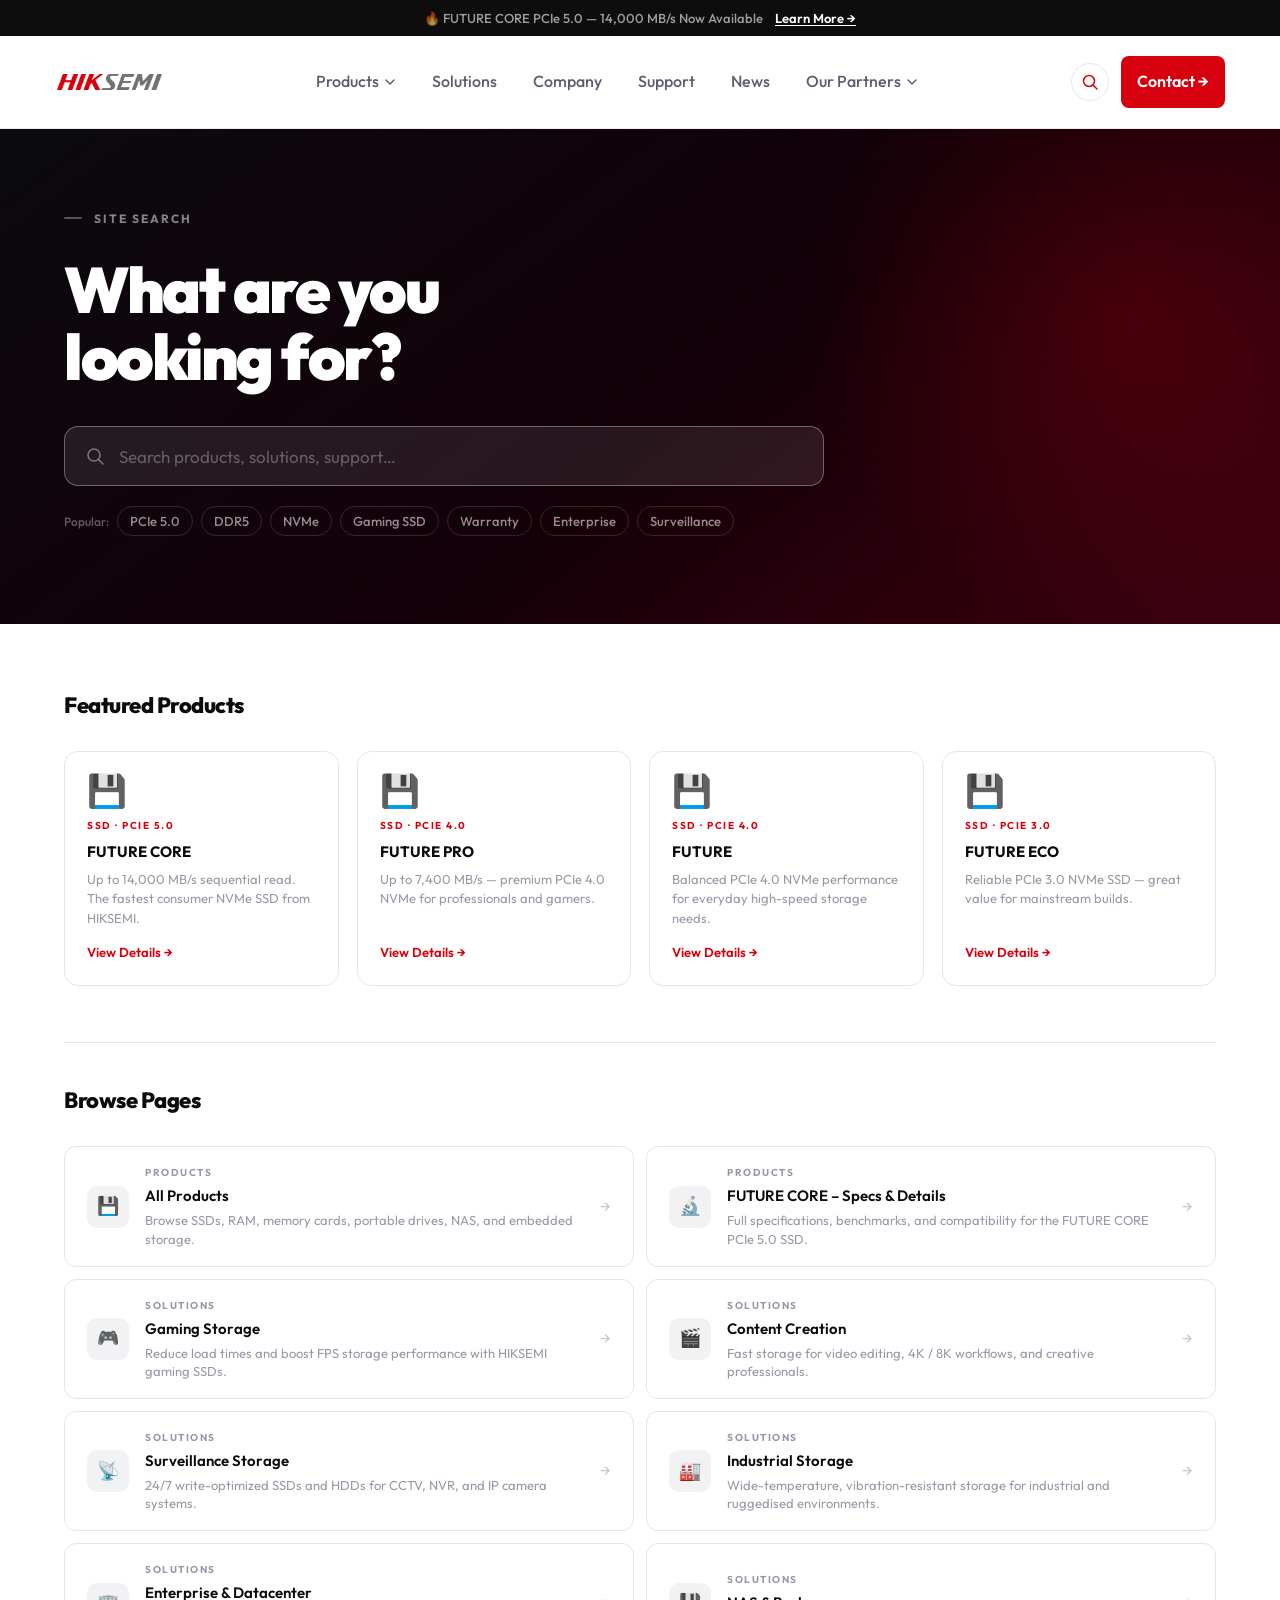
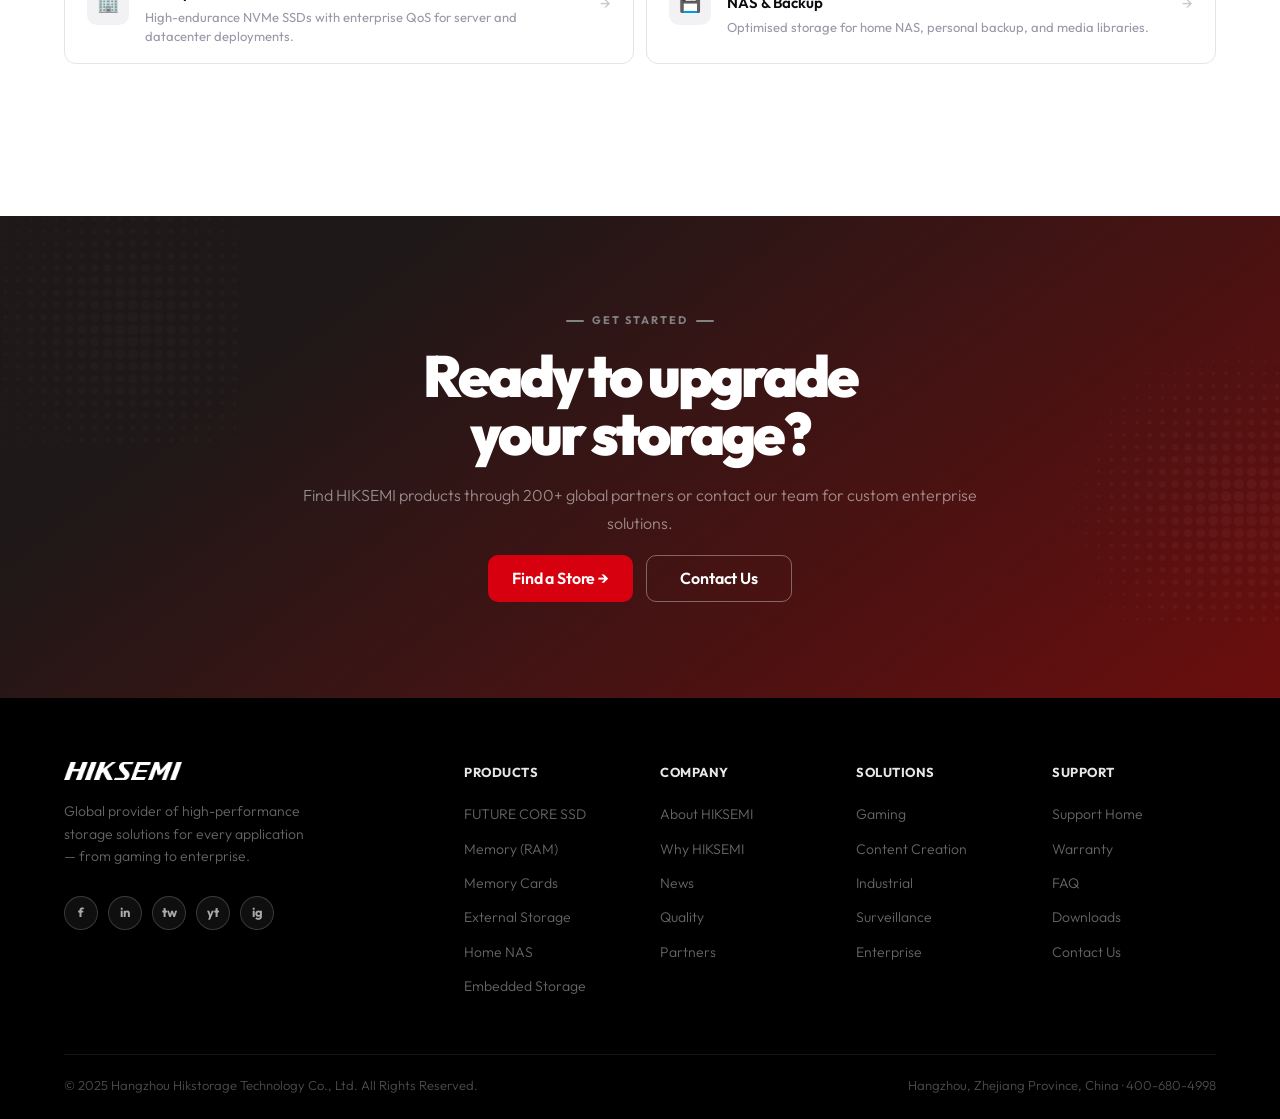
<file: search.html>
﻿<!DOCTYPE html>
<html lang="en">
<head>
  <meta charset="UTF-8" />
  <meta name="viewport" content="width=device-width, initial-scale=1.0" />
  <title>Search – HIKSEMI</title>
  <link rel="preconnect" href="https://fonts.googleapis.com" />
  <link rel="preconnect" href="https://fonts.gstatic.com" crossorigin />
  <link href="https://fonts.googleapis.com/css2?family=Outfit:wght@300;400;500;600;700;800;900&display=swap" rel="stylesheet" />
  <link rel="stylesheet" href="css/styles.css" />
  <style>
    *, *::before, *::after { box-sizing: border-box; margin: 0; padding: 0; }
    body { font-family: 'Outfit', sans-serif; background: #fff; color: #0a0a0f; }
    a { text-decoration: none; color: inherit; }
    button { font-family: inherit; cursor: pointer; border: none; background: none; }

    /* ── WRAPPER ── */
    .sec-wrap {
      max-width: 1792px;
      margin: 0 auto;
      padding: 0 64px;
    }

    /* ── SEARCH HERO ── */
    .srch-hero {
      background: linear-gradient(143deg, #0a0a0f 0%, #140008 55%, #3d0010 100%);
      padding: 80px 0 88px;
      position: relative;
      overflow: hidden;
    }
    .srch-hero::after {
      content: '';
      position: absolute;
      top: -160px; right: -200px;
      width: 700px; height: 700px;
      background: radial-gradient(circle, rgba(215,0,15,0.2) 0%, transparent 65%);
      pointer-events: none;
    }
    .srch-hero-inner {
      position: relative;
      z-index: 1;
      max-width: 760px;
    }
    .srch-eyebrow {
      display: flex;
      align-items: center;
      gap: 12px;
      margin-bottom: 28px;
    }
    .srch-eyebrow-line { width: 18px; height: 2px; background: rgba(255,255,255,0.3); border-radius: 1px; flex-shrink: 0; }
    .srch-eyebrow-text { font-size: 12px; font-weight: 700; color: rgba(255,255,255,0.5); letter-spacing: 2px; text-transform: uppercase; }
    .srch-heading {
      font-size: clamp(36px, 5vw, 64px);
      font-weight: 900;
      color: #fff;
      letter-spacing: -2.5px;
      line-height: 1.05;
      margin-bottom: 36px;
    }

    /* ── INPUT ── */
    .srch-input-wrap {
      position: relative;
      display: flex;
      align-items: center;
      background: rgba(255,255,255,0.06);
      border: 1.5px solid rgba(255,255,255,0.14);
      border-radius: 14px;
      height: 60px;
      padding: 0 20px;
      gap: 14px;
      transition: border-color 0.2s, background 0.2s;
    }
    .srch-input-wrap:focus-within {
      background: rgba(255,255,255,0.09);
      border-color: rgba(255,255,255,0.32);
    }
    .srch-icon {
      flex-shrink: 0;
      color: rgba(255,255,255,0.4);
      display: flex;
      align-items: center;
    }
    .srch-field {
      flex: 1;
      background: transparent;
      border: none;
      outline: none;
      font-family: 'Outfit', sans-serif;
      font-size: 17px;
      font-weight: 400;
      color: #fff;
      line-height: 1;
    }
    .srch-field::placeholder { color: rgba(255,255,255,0.3); }
    .srch-clear-btn {
      display: none;
      align-items: center;
      justify-content: center;
      width: 28px; height: 28px;
      border-radius: 50%;
      background: rgba(255,255,255,0.1);
      color: rgba(255,255,255,0.6);
      flex-shrink: 0;
      font-size: 14px;
      transition: background 0.15s;
    }
    .srch-clear-btn:hover { background: rgba(255,255,255,0.18); color: #fff; }
    .srch-clear-btn.visible { display: flex; }

    /* ── POPULAR TAGS ── */
    .srch-tags {
      display: flex;
      align-items: center;
      gap: 8px;
      margin-top: 20px;
      flex-wrap: wrap;
    }
    .srch-tags-label { font-size: 12px; font-weight: 500; color: rgba(255,255,255,0.35); white-space: nowrap; }
    .srch-tag {
      display: inline-flex;
      align-items: center;
      height: 30px;
      padding: 0 12px;
      border: 1px solid rgba(255,255,255,0.14);
      border-radius: 99px;
      font-size: 13px;
      font-weight: 500;
      color: rgba(255,255,255,0.55);
      cursor: pointer;
      transition: border-color 0.2s, color 0.2s, background 0.2s;
      background: none;
      white-space: nowrap;
    }
    .srch-tag:hover { border-color: rgba(255,255,255,0.4); color: #fff; background: rgba(255,255,255,0.06); }

    /* ── RESULTS SECTION ── */
    .srch-results-sec {
      padding: 64px 0 96px;
      background: #fff;
      min-height: 400px;
    }

    /* Default / empty state */
    .srch-default { display: block; }
    .srch-results-live { display: none; }
    .srch-noresults { display: none; }

    .srch-section-head {
      display: flex;
      align-items: baseline;
      gap: 12px;
      margin-bottom: 28px;
    }
    .srch-section-title {
      font-size: 22px;
      font-weight: 800;
      color: #0a0a0f;
      letter-spacing: -0.5px;
    }
    .srch-section-count {
      font-size: 13px;
      font-weight: 500;
      color: #9898a8;
    }

    /* Product result cards */
    .srch-products-grid {
      display: grid;
      grid-template-columns: repeat(4, 1fr);
      gap: 18px;
      margin-bottom: 56px;
    }
    .srch-prod-card {
      border: 1px solid #e4e4eb;
      border-radius: 14px;
      padding: 22px;
      display: flex;
      flex-direction: column;
      gap: 8px;
      transition: border-color 0.2s, box-shadow 0.2s, transform 0.2s;
    }
    .srch-prod-card:hover {
      border-color: #d7000f;
      box-shadow: 0 6px 24px rgba(0,0,0,0.08);
      transform: translateY(-2px);
    }
    .srch-prod-icon {
      font-size: 32px;
      line-height: 1;
      margin-bottom: 4px;
    }
    .srch-prod-tag {
      font-size: 10px;
      font-weight: 700;
      letter-spacing: 1.5px;
      text-transform: uppercase;
      color: #d7000f;
    }
    .srch-prod-name {
      font-size: 15px;
      font-weight: 700;
      color: #0a0a0f;
      line-height: 1.3;
    }
    .srch-prod-sub {
      font-size: 13px;
      color: #9898a8;
      line-height: 1.5;
      flex: 1;
    }
    .srch-prod-link {
      display: inline-flex;
      align-items: center;
      gap: 4px;
      font-size: 13px;
      font-weight: 600;
      color: #d7000f;
      margin-top: 6px;
      transition: gap 0.15s;
    }
    .srch-prod-card:hover .srch-prod-link { gap: 7px; }

    /* Page result rows */
    .srch-pages-list {
      display: grid;
      grid-template-columns: 1fr 1fr;
      gap: 12px;
      margin-bottom: 56px;
    }
    .srch-page-row {
      display: flex;
      align-items: center;
      gap: 16px;
      padding: 18px 22px;
      border: 1px solid #e4e4eb;
      border-radius: 12px;
      transition: border-color 0.2s, background 0.2s;
    }
    .srch-page-row:hover { border-color: #d7000f; background: #fafafa; }
    .srch-page-icon {
      width: 42px; height: 42px;
      background: #f2f2f5;
      border-radius: 10px;
      display: flex;
      align-items: center;
      justify-content: center;
      font-size: 18px;
      flex-shrink: 0;
    }
    .srch-page-body { flex: 1; display: flex; flex-direction: column; gap: 3px; }
    .srch-page-category { font-size: 10px; font-weight: 700; letter-spacing: 1.5px; text-transform: uppercase; color: #9898a8; }
    .srch-page-title { font-size: 15px; font-weight: 600; color: #0a0a0f; }
    .srch-page-desc { font-size: 13px; color: #9898a8; line-height: 1.4; }
    .srch-page-arrow { font-size: 16px; color: #c8c8d0; flex-shrink: 0; transition: color 0.15s, transform 0.15s; }
    .srch-page-row:hover .srch-page-arrow { color: #d7000f; transform: translateX(3px); }

    /* No results */
    .srch-noresults-inner {
      text-align: center;
      padding: 80px 0 48px;
    }
    .srch-noresults-icon { font-size: 64px; line-height: 1; margin-bottom: 20px; opacity: 0.5; }
    .srch-noresults-heading { font-size: 28px; font-weight: 800; color: #0a0a0f; letter-spacing: -0.8px; margin-bottom: 12px; }
    .srch-noresults-desc { font-size: 16px; color: #9898a8; line-height: 1.6; max-width: 400px; margin: 0 auto 32px; }
    .srch-noresults-btns { display: flex; gap: 12px; justify-content: center; flex-wrap: wrap; }
    .srch-nr-btn-primary {
      display: inline-flex;
      align-items: center;
      gap: 8px;
      height: 46px;
      padding: 0 26px;
      background: #d7000f;
      border-radius: 10px;
      font-size: 14px;
      font-weight: 600;
      color: #fff;
      transition: background 0.2s;
    }
    .srch-nr-btn-primary:hover { background: #b5000d; }
    .srch-nr-btn-outline {
      display: inline-flex;
      align-items: center;
      gap: 8px;
      height: 46px;
      padding: 0 26px;
      border: 1.5px solid #e4e4eb;
      border-radius: 10px;
      font-size: 14px;
      font-weight: 500;
      color: #5c5c72;
      transition: border-color 0.2s, color 0.2s;
    }
    .srch-nr-btn-outline:hover { border-color: #0a0a0f; color: #0a0a0f; }

    /* Divider between results groups */
    .srch-divider {
      height: 1px;
      background: #e4e4eb;
      margin: 40px 0;
    }

    /* Results query bar */
    .srch-query-bar {
      display: flex;
      align-items: center;
      justify-content: space-between;
      padding: 18px 24px;
      background: #f7f7f9;
      border-radius: 12px;
      margin-bottom: 40px;
      gap: 16px;
    }
    .srch-query-text { font-size: 15px; font-weight: 400; color: #5c5c72; }
    .srch-query-text strong { font-weight: 700; color: #0a0a0f; }
    .srch-query-total { font-size: 14px; font-weight: 500; color: #9898a8; white-space: nowrap; }

    /* ── FOOTER ── */
    .footer {
      background: #000;
      padding: 64px 64px 0;
    }
    .footer-main {
      max-width: 1716px;
      margin: 0 auto;
      padding: 0 0 56px;
      display: grid;
      grid-template-columns: 320px 1fr;
      gap: 80px;
      border-bottom: 1px solid rgba(255,255,255,0.08);
    }
    .footer-logo img { height: 18px; display: block; margin-bottom: 20px; filter: brightness(0) invert(1); }
    .footer-tagline { font-size: 14px; font-weight: 300; color: rgba(255,255,255,0.4); line-height: 1.6; margin-bottom: 28px; }
    .footer-socials { display: flex; gap: 10px; }
    .footer-social-btn {
      width: 34px; height: 34px;
      border: 1px solid rgba(255,255,255,0.12);
      border-radius: 8px;
      display: flex; align-items: center; justify-content: center;
      font-size: 11px; font-weight: 700; color: rgba(255,255,255,0.5);
      transition: border-color 0.2s, color 0.2s;
    }
    .footer-social-btn:hover { border-color: #d7000f; color: #fff; }
    .footer-cols { display: grid; grid-template-columns: repeat(4, 1fr); gap: 32px; }
    .footer-col-title { font-size: 13px; font-weight: 700; color: rgba(255,255,255,0.9); letter-spacing: 0.5px; margin-bottom: 20px; }
    .footer-col-links { display: flex; flex-direction: column; gap: 12px; }
    .footer-col-links a { font-size: 14px; font-weight: 300; color: rgba(255,255,255,0.4); transition: color 0.2s; }
    .footer-col-links a:hover { color: #fff; }
    .footer-bottom {
      max-width: 1716px;
      margin: 0 auto;
      padding: 20px 0 24px;
      display: flex;
      justify-content: space-between;
      align-items: center;
    }
    .footer-copy { font-size: 13px; font-weight: 300; color: rgba(255,255,255,0.3); }
    .footer-contact-info { font-size: 13px; font-weight: 300; color: rgba(255,255,255,0.3); }

    /* ── RESPONSIVE ── */
    @media (max-width: 1200px) {
      .srch-products-grid { grid-template-columns: repeat(3, 1fr); }
    }
    @media (max-width: 992px) {
      .sec-wrap { padding: 0 32px; }
      .srch-hero { padding: 64px 0 72px; }
      .footer { padding: 48px 32px 0; }
      .footer-main { grid-template-columns: 1fr; gap: 40px; }
      .srch-products-grid { grid-template-columns: repeat(2, 1fr); }
    }
    @media (max-width: 768px) {
      .nav-links { display: none; }
      .srch-pages-list { grid-template-columns: 1fr; }
      .footer-cols { grid-template-columns: repeat(2, 1fr); }
      .srch-products-grid { grid-template-columns: repeat(2, 1fr); }
    }
    @media (max-width: 480px) {
      .srch-products-grid { grid-template-columns: 1fr; }
      .footer-cols { grid-template-columns: 1fr; }
    }
  </style>
</head>
<body>

  <!-- ============ ANNOUNCE BAR ============ -->
  <div class="announce-bar">
    <p>🔥 FUTURE CORE PCIe 5.0 — 14,000 MB/s Now Available</p>
    <a href="product-details.html">Learn More →</a>
  </div>

  <!-- ============ NAVBAR ============ -->
  <nav class="navbar">
    <div class="nav-wrap">
      <a href="index.html" class="nav-logo">
        <img src="images/logo.png" alt="HIKSEMI" />
      </a>
      <div class="nav-links">
        <div class="nav-item">
          <a href="products.html" class="nav-link">
            Products
            <svg class="chev" viewBox="0 0 12 12" fill="none"><path d="M2 4L6 8L10 4" stroke="currentColor" stroke-width="1.5" stroke-linecap="round" stroke-linejoin="round"/></svg>
          </a>
          <div class="mega-menu">
            <div class="mega-sidebar">
              <div class="mega-sidebar-item active" data-cat="ssd">
                <div class="mega-sb-icon" style="background:#f7f7f7;">&#128190;</div>
                <span>Solid State Drives</span>
              </div>
              <div class="mega-sidebar-item" data-cat="memory">
                <div class="mega-sb-icon" style="background:#f2f2f2;">&#129504;</div>
                <span>Memory (RAM)</span>
              </div>
              <div class="mega-sidebar-item" data-cat="cards">
                <div class="mega-sb-icon" style="background:#f2f2f2;">&#128247;</div>
                <span>Memory Cards</span>
              </div>
              <div class="mega-sidebar-item" data-cat="external">
                <div class="mega-sb-icon" style="background:#f2f2f2;">&#128188;</div>
                <span>External Storage</span>
              </div>
              <div class="mega-sidebar-item" data-cat="nas">
                <div class="mega-sb-icon" style="background:#f2f2f2;">&#127968;</div>
                <span>Home NAS</span>
              </div>
              <div class="mega-sidebar-item" data-cat="embedded">
                <div class="mega-sb-icon" style="background:#f2f2f2;">&#9881;&#65039;</div>
                <span>Embedded Storage</span>
              </div>
            </div>
            <div class="mega-body">
              <div class="mega-cat-header">Solid State Drives</div>
              <div class="mega-links-grid">
                <a href="product-details.html" class="mega-link-item">
                  <div class="mega-link-icon-box" style="background:#121212;">&#128190;</div>
                  <div class="mega-link-info">
                    <div class="mega-link-name">FUTURE CORE</div>
                    <div class="mega-link-sub">PCIe 5.0 NVMe</div>
                    <span class="mega-link-badge">NEW</span>
                  </div>
                </a>
                <a href="products.html" class="mega-link-item">
                  <div class="mega-link-icon-box" style="background:#121212;">&#128190;</div>
                  <div class="mega-link-info">
                    <div class="mega-link-name">FUTURE PRO</div>
                    <div class="mega-link-sub">PCIe 4.0 NVMe</div>
                  </div>
                </a>
                <a href="products.html" class="mega-link-item">
                  <div class="mega-link-icon-box" style="background:#121212;">&#128190;</div>
                  <div class="mega-link-info">
                    <div class="mega-link-name">FUTURE</div>
                    <div class="mega-link-sub">PCIe 4.0 NVMe</div>
                  </div>
                </a>
                <a href="products.html" class="mega-link-item">
                  <div class="mega-link-icon-box" style="background:#121212;">&#128190;</div>
                  <div class="mega-link-info">
                    <div class="mega-link-name">FUTURE ECO</div>
                    <div class="mega-link-sub">PCIe 3.0 NVMe</div>
                  </div>
                </a>
                <a href="products.html" class="mega-link-item">
                  <div class="mega-link-icon-box" style="background:#ededed;">&#128191;</div>
                  <div class="mega-link-info">
                    <div class="mega-link-name">WAVE(S) SATA</div>
                    <div class="mega-link-sub">SATA III 2.5&quot;</div>
                  </div>
                </a>
                <a href="products.html" class="mega-link-item">
                  <div class="mega-link-icon-box" style="background:#121212;">&#128295;</div>
                  <div class="mega-link-info">
                    <div class="mega-link-name">D300 Pro Enterprise</div>
                    <div class="mega-link-sub">Enterprise PCIe</div>
                  </div>
                </a>
              </div>
              <div class="mega-footer-bar">
                <span class="mega-footer-text">180+ products across all categories</span>
                <a href="products.html" class="mega-footer-link">View All Products &#8594;</a>
              </div>
            </div>
          </div>
        </div>
        <div class="nav-item"><a href="solutions.html" class="nav-link">Solutions</a></div>
        <div class="nav-item"><a href="company.html" class="nav-link">Company</a></div>
        <div class="nav-item"><a href="support.html" class="nav-link">Support</a></div>
        <div class="nav-item"><a href="news.html" class="nav-link">News</a></div>
        <div class="nav-item">
          <a href="where-to-buy.html" class="nav-link">
            Our Partners
            <svg class="chev" viewBox="0 0 12 12" fill="none"><path d="M2 4L6 8L10 4" stroke="currentColor" stroke-width="1.5" stroke-linecap="round" stroke-linejoin="round"/></svg>
          </a>
          <div class="partners-drop">
            <div class="ptn-sidebar">
              <a href="become-a-dealer.html" class="ptn-item">
                <div class="ptn-icon-box">
                  <svg width="18" height="18" viewBox="0 0 24 24" fill="none" stroke="#5c5c72" stroke-width="1.5" stroke-linecap="round" stroke-linejoin="round"><path d="M17 21v-2a4 4 0 0 0-4-4H5a4 4 0 0 0-4 4v2"/><circle cx="9" cy="7" r="4"/><path d="M23 21v-2a4 4 0 0 0-3-3.87"/><path d="M16 3.13a4 4 0 0 1 0 7.75"/></svg>
                </div>
                <span class="ptn-label">Become a Dealer</span>
              </a>
              <a href="where-to-buy.html" class="ptn-item">
                <div class="ptn-icon-box">
                  <svg width="18" height="18" viewBox="0 0 24 24" fill="none" stroke="#5c5c72" stroke-width="1.5" stroke-linecap="round" stroke-linejoin="round"><path d="M21 10c0 7-9 13-9 13s-9-6-9-13a9 9 0 0 1 18 0z"/><circle cx="12" cy="10" r="3"/></svg>
                </div>
                <span class="ptn-label">Locate our Dealer</span>
              </a>
            </div>
            <div class="ptn-featured">
              <div class="ptn-card">
                <div class="ptn-card-top">
                  <div class="ptn-card-eyebrow">New Launch &#8212; PCIe Gen 5</div>
                  <div class="ptn-card-title">FUTURE CORE</div>
                </div>
                <div class="ptn-card-emoji">&#128190;</div>
                <a href="product-details.html" class="ptn-card-link">View Full Specs &#8594;</a>
              </div>
            </div>
          </div>
        </div>
      </div>
      <div class="nav-actions">
        <a href="search.html" class="nav-search-btn" aria-label="Search">
          <svg width="18" height="18" viewBox="0 0 18 18" fill="none"><circle cx="8" cy="8" r="5.5" stroke="#d7000f" stroke-width="1.5"/><path d="M12.5 12.5L16 16" stroke="#d7000f" stroke-width="1.5" stroke-linecap="round"/></svg>
        </a>
        <a href="contact.html" class="nav-contact-btn">Contact &#8594;</a>
      </div>
    </div>
  </nav>

  <!-- ============ SEARCH HERO ============ -->
  <section class="srch-hero">
    <div class="sec-wrap">
      <div class="srch-hero-inner">
        <div class="srch-eyebrow">
          <div class="srch-eyebrow-line"></div>
          <span class="srch-eyebrow-text">Site Search</span>
        </div>
        <h1 class="srch-heading">What are you<br>looking for?</h1>
        <div class="srch-input-wrap">
          <span class="srch-icon">
            <svg width="20" height="20" viewBox="0 0 20 20" fill="none"><circle cx="9" cy="9" r="6" stroke="currentColor" stroke-width="1.6"/><path d="M14 14L18 18" stroke="currentColor" stroke-width="1.6" stroke-linecap="round"/></svg>
          </span>
          <input
            id="srchField"
            class="srch-field"
            type="search"
            placeholder="Search products, solutions, support…"
            autocomplete="off"
            spellcheck="false"
            autofocus
          />
          <button id="srchClear" class="srch-clear-btn" aria-label="Clear search">✕</button>
        </div>
        <div class="srch-tags">
          <span class="srch-tags-label">Popular:</span>
          <button class="srch-tag" data-query="PCIe 5.0">PCIe 5.0</button>
          <button class="srch-tag" data-query="DDR5">DDR5</button>
          <button class="srch-tag" data-query="NVMe">NVMe</button>
          <button class="srch-tag" data-query="Gaming">Gaming SSD</button>
          <button class="srch-tag" data-query="Warranty">Warranty</button>
          <button class="srch-tag" data-query="Enterprise">Enterprise</button>
          <button class="srch-tag" data-query="Surveillance">Surveillance</button>
        </div>
      </div>
    </div>
  </section>

  <!-- ============ RESULTS ============ -->
  <section class="srch-results-sec">
    <div class="sec-wrap">

      <!-- Default / empty state -->
      <div id="srchDefault" class="srch-default">
        <div class="srch-section-head">
          <span class="srch-section-title">Featured Products</span>
        </div>
        <div class="srch-products-grid" id="featuredGrid"></div>
        <div class="srch-divider"></div>
        <div class="srch-section-head">
          <span class="srch-section-title">Browse Pages</span>
        </div>
        <div class="srch-pages-list" id="defaultPages"></div>
      </div>

      <!-- Live results -->
      <div id="srchLive" class="srch-results-live">
        <div class="srch-query-bar">
          <span class="srch-query-text">Results for <strong id="srchQueryLabel"></strong></span>
          <span class="srch-query-total" id="srchTotalCount"></span>
        </div>

        <div id="productResultsWrap">
          <div class="srch-section-head">
            <span class="srch-section-title">Products</span>
            <span class="srch-section-count" id="prodCount"></span>
          </div>
          <div class="srch-products-grid" id="productResults"></div>
          <div class="srch-divider" id="resultsDivider"></div>
        </div>

        <div id="pageResultsWrap">
          <div class="srch-section-head">
            <span class="srch-section-title">Pages</span>
            <span class="srch-section-count" id="pageCount"></span>
          </div>
          <div class="srch-pages-list" id="pageResults"></div>
        </div>
      </div>

      <!-- No results -->
      <div id="srchNoResults" class="srch-noresults">
        <div class="srch-noresults-inner">
          <div class="srch-noresults-icon">🔍</div>
          <h2 class="srch-noresults-heading">No results found.</h2>
          <p class="srch-noresults-desc">We couldn't find anything matching "<strong id="srchNoQuery"></strong>". Try different keywords or browse below.</p>
          <div class="srch-noresults-btns">
            <a href="products.html" class="srch-nr-btn-primary">Browse All Products</a>
            <a href="support.html" class="srch-nr-btn-outline">Visit Support</a>
          </div>
        </div>
      </div>

    </div>
  </section>

  <!-- ============ CTA ============ -->
  <section class="site-cta">
    <div class="site-cta-dot site-cta-dot-l"><img src="images/dot-pattern.png" alt="" /></div>
    <div class="site-cta-dot site-cta-dot-r"><img src="images/dot-pattern.png" alt="" /></div>
    <div class="site-cta-inner">
      <div class="site-cta-eyebrow">Get Started</div>
      <h2 class="site-cta-heading">Ready to upgrade<br>your storage?</h2>
      <p class="site-cta-desc">Find HIKSEMI products through 200+ global partners or contact our team for custom enterprise solutions.</p>
      <div class="site-cta-btns">
        <a href="where-to-buy.html" class="site-cta-btn-primary">Find a Store →</a>
        <a href="contact.html" class="site-cta-btn-outline">Contact Us</a>
      </div>
    </div>
  </section>

  <!-- ============ FOOTER ============ -->
  <footer class="footer">
    <div class="footer-main">
      <div class="footer-brand">
        <div class="footer-logo">
          <img src="images/logo.png" alt="HIKSEMI" />
        </div>
        <p class="footer-tagline">Global provider of high-performance storage solutions for every application — from gaming to enterprise.</p>
        <div class="footer-socials">
          <a href="#" class="footer-social-btn">f</a>
          <a href="#" class="footer-social-btn">in</a>
          <a href="#" class="footer-social-btn">tw</a>
          <a href="#" class="footer-social-btn">yt</a>
          <a href="#" class="footer-social-btn">ig</a>
        </div>
      </div>
      <div class="footer-cols">
        <div class="footer-col">
          <div class="footer-col-title">Products</div>
          <div class="footer-col-links">
            <a href="product-details.html">FUTURE CORE SSD</a>
            <a href="products.html">Memory (RAM)</a>
            <a href="products.html">Memory Cards</a>
            <a href="products.html">External Storage</a>
            <a href="products.html">Home NAS</a>
            <a href="products.html">Embedded Storage</a>
          </div>
        </div>
        <div class="footer-col">
          <div class="footer-col-title">Company</div>
          <div class="footer-col-links">
            <a href="company.html">About HIKSEMI</a>
            <a href="company.html">Why HIKSEMI</a>
            <a href="news.html">News</a>
            <a href="company.html">Quality</a>
            <a href="where-to-buy.html">Partners</a>
          </div>
        </div>
        <div class="footer-col">
          <div class="footer-col-title">Solutions</div>
          <div class="footer-col-links">
            <a href="solutions.html">Gaming</a>
            <a href="solutions.html">Content Creation</a>
            <a href="solutions.html">Industrial</a>
            <a href="solutions.html">Surveillance</a>
            <a href="solutions.html">Enterprise</a>
          </div>
        </div>
        <div class="footer-col">
          <div class="footer-col-title">Support</div>
          <div class="footer-col-links">
            <a href="support.html">Support Home</a>
            <a href="support.html">Warranty</a>
            <a href="support.html#faq">FAQ</a>
            <a href="support.html">Downloads</a>
            <a href="contact.html">Contact Us</a>
          </div>
        </div>
      </div>
    </div>
    <div class="footer-bottom">
      <span class="footer-copy">© 2025 Hangzhou Hikstorage Technology Co., Ltd. All Rights Reserved.</span>
      <span class="footer-contact-info">Hangzhou, Zhejiang Province, China · 400-680-4998</span>
    </div>
  </footer>

  <!-- ============ SEARCH ENGINE ============ -->
  <script>
    const PRODUCTS = [
      { icon: '💾', tag: 'SSD · PCIe 5.0', name: 'FUTURE CORE', sub: 'Up to 14,000 MB/s sequential read. The fastest consumer NVMe SSD from HIKSEMI.', url: 'product-details.html', tags: ['ssd', 'nvme', 'pcie', 'pcie 5.0', 'pcie5', 'gen5', 'm.2', 'future core', 'fast', 'flagship'] },
      { icon: '💾', tag: 'SSD · PCIe 4.0', name: 'FUTURE PRO', sub: 'Up to 7,400 MB/s — premium PCIe 4.0 NVMe for professionals and gamers.', url: 'products.html', tags: ['ssd', 'nvme', 'pcie', 'pcie 4.0', 'pcie4', 'gen4', 'm.2', 'future pro', 'gaming'] },
      { icon: '💾', tag: 'SSD · PCIe 4.0', name: 'FUTURE', sub: 'Balanced PCIe 4.0 NVMe performance for everyday high-speed storage needs.', url: 'products.html', tags: ['ssd', 'nvme', 'pcie', 'pcie 4.0', 'm.2', 'future', 'value'] },
      { icon: '💾', tag: 'SSD · PCIe 3.0', name: 'FUTURE ECO', sub: 'Reliable PCIe 3.0 NVMe SSD — great value for mainstream builds.', url: 'products.html', tags: ['ssd', 'nvme', 'pcie', 'pcie 3.0', 'm.2', 'future eco', 'budget', 'eco'] },
      { icon: '💿', tag: 'SSD · SATA III', name: 'WAVE(S) SATA', sub: '2.5" SATA III SSD for desktop upgrades, laptops, and NAS devices.', url: 'products.html', tags: ['ssd', 'sata', 'sata iii', '2.5', 'wave', 'laptop', 'desktop', 'nas'] },
      { icon: '🔧', tag: 'SSD · Enterprise', name: 'D300 Pro Enterprise', sub: 'Enterprise-grade PCIe SSD with power-loss protection and high endurance.', url: 'products.html', tags: ['ssd', 'enterprise', 'server', 'd300', 'pro', 'datacenter', 'pcie', 'endurance'] },
      { icon: '🧠', tag: 'Memory · DDR5', name: 'DDR5 RAM', sub: 'High-speed DDR5 memory modules for the latest Intel and AMD platforms.', url: 'products.html', tags: ['ddr5', 'ram', 'memory', 'dimm', 'intel', 'amd', 'desktop', 'gaming'] },
      { icon: '🧠', tag: 'Memory · DDR4', name: 'DDR4 RAM', sub: 'Reliable DDR4 memory for desktop and laptop platforms at all capacities.', url: 'products.html', tags: ['ddr4', 'ram', 'memory', 'dimm', 'sodimm', 'laptop', 'desktop'] },
      { icon: '📷', tag: 'Memory Card', name: 'microSD Card', sub: 'UHS-I / UHS-II microSD cards for cameras, drones, dashcams, and mobile.', url: 'products.html', tags: ['microsd', 'sd card', 'memory card', 'camera', 'drone', 'uhs', 'dashcam'] },
      { icon: '💼', tag: 'External Storage', name: 'Portable SSD', sub: 'Compact USB 3.2 portable SSD — up to 2TB for on-the-go professionals.', url: 'products.html', tags: ['portable', 'external', 'usb', 'usb 3.2', 'ssd', 'compact', 'mobile', 'backup'] },
      { icon: '🏠', tag: 'Home NAS', name: 'Home NAS Drive', sub: 'Purpose-built NAS HDD / SSD for home media servers and personal cloud.', url: 'products.html', tags: ['nas', 'network', 'home', 'media server', 'cloud', 'storage', 'hdd'] },
      { icon: '⚙️', tag: 'Embedded Storage', name: 'Embedded Storage', sub: 'eMMC, UFS, and industrial flash modules for embedded and IoT applications.', url: 'products.html', tags: ['embedded', 'emmc', 'ufs', 'iot', 'industrial', 'module', 'flash'] },
    ];

    const PAGES = [
      { icon: '🏠', category: 'Home', title: 'HIKSEMI Homepage', desc: 'Explore our full product range, latest launches, and global partnerships.', url: 'index.html', tags: ['home', 'hiksemi', 'homepage', 'overview'] },
      { icon: '💾', category: 'Products', title: 'All Products', desc: 'Browse SSDs, RAM, memory cards, portable drives, NAS, and embedded storage.', url: 'products.html', tags: ['products', 'all', 'ssd', 'ram', 'memory'] },
      { icon: '🔬', category: 'Products', title: 'FUTURE CORE – Specs & Details', desc: 'Full specifications, benchmarks, and compatibility for the FUTURE CORE PCIe 5.0 SSD.', url: 'product-details.html', tags: ['future core', 'specs', 'benchmark', 'pcie 5', 'details', 'nvme'] },
      { icon: '🎮', category: 'Solutions', title: 'Gaming Storage', desc: 'Reduce load times and boost FPS storage performance with HIKSEMI gaming SSDs.', url: 'solutions.html', tags: ['gaming', 'ps5', 'xbox', 'pc gaming', 'fps', 'load time', 'game'] },
      { icon: '🎬', category: 'Solutions', title: 'Content Creation', desc: 'Fast storage for video editing, 4K / 8K workflows, and creative professionals.', url: 'solutions.html', tags: ['content creation', 'video editing', '4k', '8k', 'creative', 'photographer', 'filmmaker'] },
      { icon: '📡', category: 'Solutions', title: 'Surveillance Storage', desc: '24/7 write-optimized SSDs and HDDs for CCTV, NVR, and IP camera systems.', url: 'solutions.html', tags: ['surveillance', 'cctv', 'nvr', 'security camera', 'ip camera', '24/7'] },
      { icon: '🏭', category: 'Solutions', title: 'Industrial Storage', desc: 'Wide-temperature, vibration-resistant storage for industrial and ruggedised environments.', url: 'solutions.html', tags: ['industrial', 'rugged', 'wide temperature', 'vibration', 'embedded', 'iot'] },
      { icon: '🏢', category: 'Solutions', title: 'Enterprise & Datacenter', desc: 'High-endurance NVMe SSDs with enterprise QoS for server and datacenter deployments.', url: 'solutions.html', tags: ['enterprise', 'datacenter', 'server', 'qos', 'endurance', 'cloud'] },
      { icon: '💾', category: 'Solutions', title: 'NAS & Backup', desc: 'Optimised storage for home NAS, personal backup, and media libraries.', url: 'solutions.html', tags: ['nas', 'backup', 'home', 'media', 'cloud', 'synology', 'qnap'] },
      { icon: '🏛️', category: 'Company', title: 'About HIKSEMI', desc: 'Our story, mission, global presence, and commitment to innovation.', url: 'company.html', tags: ['about', 'company', 'history', 'mission', 'hiksemi', 'hangzhou'] },
      { icon: '🛠️', category: 'Support', title: 'Support Center', desc: 'Warranty information, firmware downloads, compatibility tools, and FAQs.', url: 'support.html', tags: ['support', 'help', 'warranty', 'rma', 'firmware', 'download', 'faq', 'compatibility'] },
      { icon: '⚡', category: 'Support', title: 'Warranty & RMA', desc: 'Submit a warranty claim or RMA request for your HIKSEMI product.', url: 'support.html', tags: ['warranty', 'rma', 'repair', 'replacement', 'claim', 'return'] },
      { icon: '📰', category: 'News', title: 'News & Press', desc: 'Latest product launches, awards, industry news, and press releases.', url: 'news.html', tags: ['news', 'press', 'launch', 'award', 'announcement', 'media'] },
      { icon: '📍', category: 'Partners', title: 'Where to Buy', desc: 'Find authorised HIKSEMI resellers and online stores near you.', url: 'where-to-buy.html', tags: ['buy', 'store', 'reseller', 'dealer', 'retail', 'where to buy', 'distributor', 'amazon'] },
      { icon: '🤝', category: 'Partners', title: 'Become a Dealer', desc: 'Join the HIKSEMI global partner network and grow your storage business.', url: 'become-a-dealer.html', tags: ['dealer', 'partner', 'distributor', 'reseller', 'become', 'apply', 'business'] },
      { icon: '✉️', category: 'Contact', title: 'Contact HIKSEMI', desc: 'Reach sales, technical support, press, or our regional offices worldwide.', url: 'contact.html', tags: ['contact', 'email', 'phone', 'sales', 'support', 'press', 'headquarters'] },
    ];

    const field      = document.getElementById('srchField');
    const clearBtn   = document.getElementById('srchClear');
    const defPanel   = document.getElementById('srchDefault');
    const livePanel  = document.getElementById('srchLive');
    const noRes      = document.getElementById('srchNoResults');
    const queryLabel = document.getElementById('srchQueryLabel');
    const totalCount = document.getElementById('srchTotalCount');
    const prodCount  = document.getElementById('prodCount');
    const pageCount  = document.getElementById('pageCount');
    const prodGrid   = document.getElementById('productResults');
    const pageList   = document.getElementById('pageResults');
    const noQuery    = document.getElementById('srchNoQuery');
    const prodWrap   = document.getElementById('productResultsWrap');
    const pageWrap   = document.getElementById('pageResultsWrap');
    const divider    = document.getElementById('resultsDivider');

    function buildProductCard(p) {
      return `<a href="${p.url}" class="srch-prod-card">
        <div class="srch-prod-icon">${p.icon}</div>
        <div class="srch-prod-tag">${p.tag}</div>
        <div class="srch-prod-name">${p.name}</div>
        <div class="srch-prod-sub">${p.sub}</div>
        <span class="srch-prod-link">View Details →</span>
      </a>`;
    }

    function buildPageRow(p) {
      return `<a href="${p.url}" class="srch-page-row">
        <div class="srch-page-icon">${p.icon}</div>
        <div class="srch-page-body">
          <span class="srch-page-category">${p.category}</span>
          <span class="srch-page-title">${p.title}</span>
          <span class="srch-page-desc">${p.desc}</span>
        </div>
        <span class="srch-page-arrow">→</span>
      </a>`;
    }

    function matches(item, q) {
      const haystack = [item.name || item.title, item.sub || item.desc, item.tag || item.category, ...(item.tags || [])].join(' ').toLowerCase();
      return q.split(' ').every(word => word.length === 0 || haystack.includes(word));
    }

    function showDefault() {
      defPanel.style.display  = 'block';
      livePanel.style.display = 'none';
      noRes.style.display     = 'none';
    }

    function showLive(q) {
      const filteredProds  = PRODUCTS.filter(p => matches(p, q));
      const filteredPages  = PAGES.filter(p => matches(p, q));
      const total = filteredProds.length + filteredPages.length;

      if (total === 0) {
        defPanel.style.display  = 'none';
        livePanel.style.display = 'none';
        noRes.style.display     = 'block';
        noQuery.textContent = field.value.trim();
        return;
      }

      defPanel.style.display  = 'none';
      livePanel.style.display = 'block';
      noRes.style.display     = 'none';

      queryLabel.textContent = field.value.trim();
      totalCount.textContent = `${total} result${total !== 1 ? 's' : ''}`;

      if (filteredProds.length > 0) {
        prodWrap.style.display = 'block';
        prodCount.textContent  = `${filteredProds.length} found`;
        prodGrid.innerHTML     = filteredProds.map(buildProductCard).join('');
        divider.style.display  = filteredPages.length > 0 ? 'block' : 'none';
      } else {
        prodWrap.style.display = 'none';
      }

      if (filteredPages.length > 0) {
        pageWrap.style.display = 'block';
        pageCount.textContent  = `${filteredPages.length} found`;
        pageList.innerHTML     = filteredPages.map(buildPageRow).join('');
      } else {
        pageWrap.style.display = 'none';
      }
    }

    function onInput() {
      const q = field.value.trim().toLowerCase();
      clearBtn.classList.toggle('visible', q.length > 0);
      if (q.length < 2) { showDefault(); return; }
      showLive(q);
    }

    field.addEventListener('input', onInput);

    clearBtn.addEventListener('click', () => {
      field.value = '';
      clearBtn.classList.remove('visible');
      showDefault();
      field.focus();
    });

    document.querySelectorAll('.srch-tag').forEach(btn => {
      btn.addEventListener('click', () => {
        field.value = btn.dataset.query;
        onInput();
        field.focus();
      });
    });

    /* Populate default panels */
    const featuredGrid = document.getElementById('featuredGrid');
    const defaultPages = document.getElementById('defaultPages');

    featuredGrid.innerHTML = PRODUCTS.slice(0, 4).map(buildProductCard).join('');
    defaultPages.innerHTML = PAGES.filter(p => ['Products','Solutions','Support','Contact'].includes(p.category)).slice(0, 8).map(buildPageRow).join('');

    /* Handle ?q= param from URL */
    const urlQ = new URLSearchParams(location.search).get('q');
    if (urlQ) { field.value = urlQ; onInput(); }
  </script>

  <script src="js/search.js"></script>
</body>
</html>
</file>
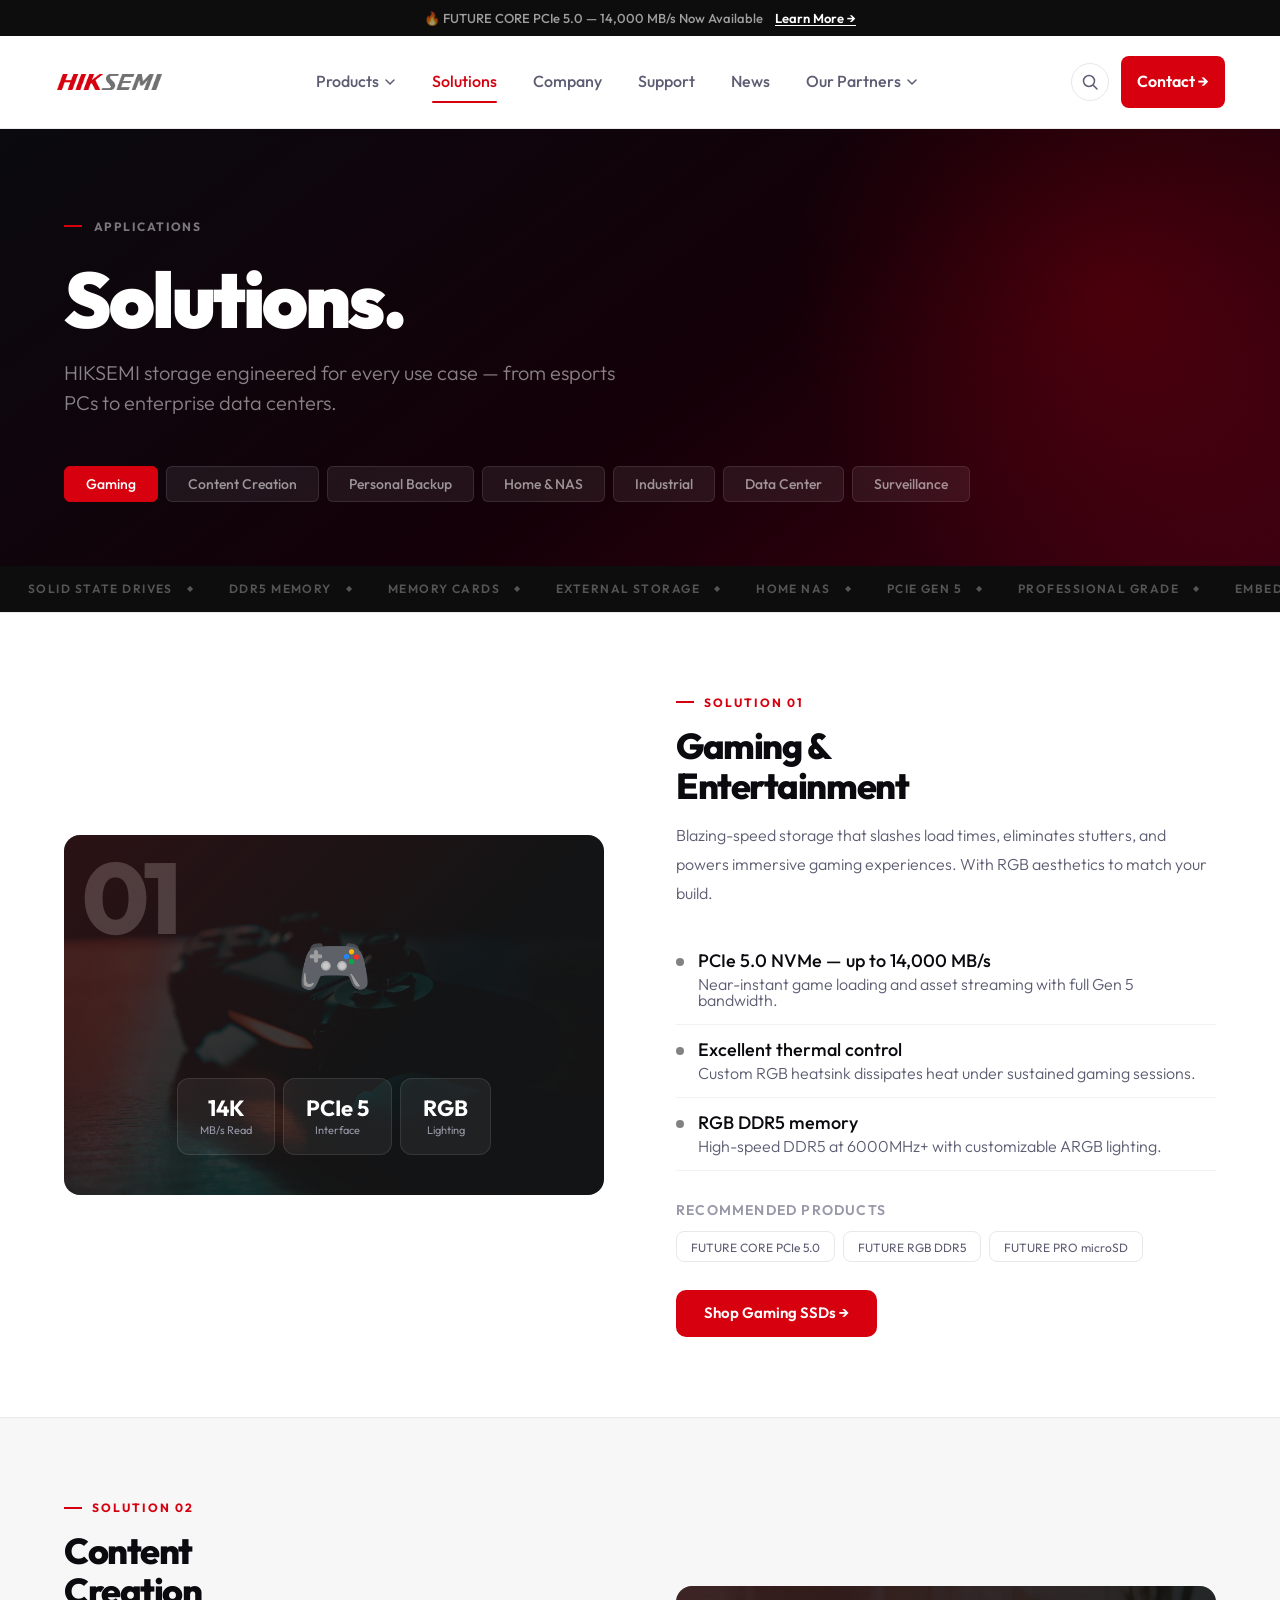
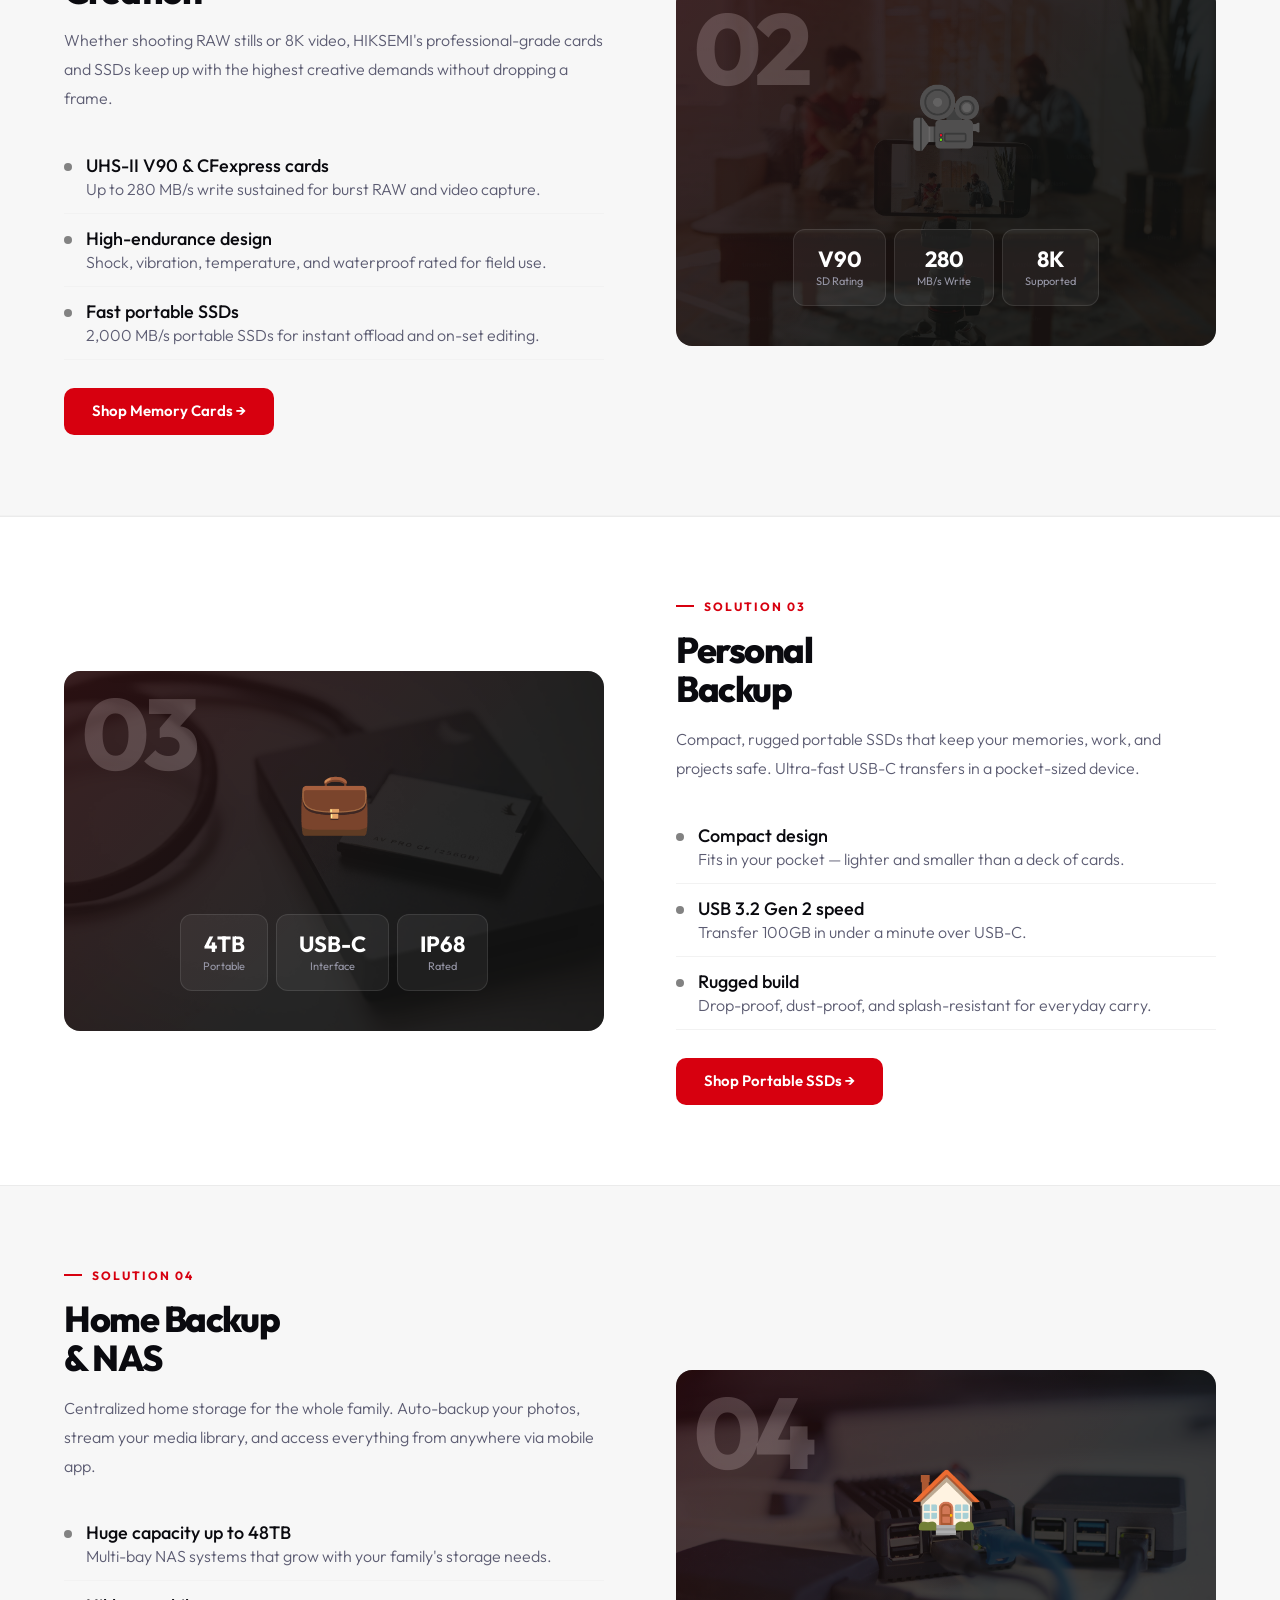
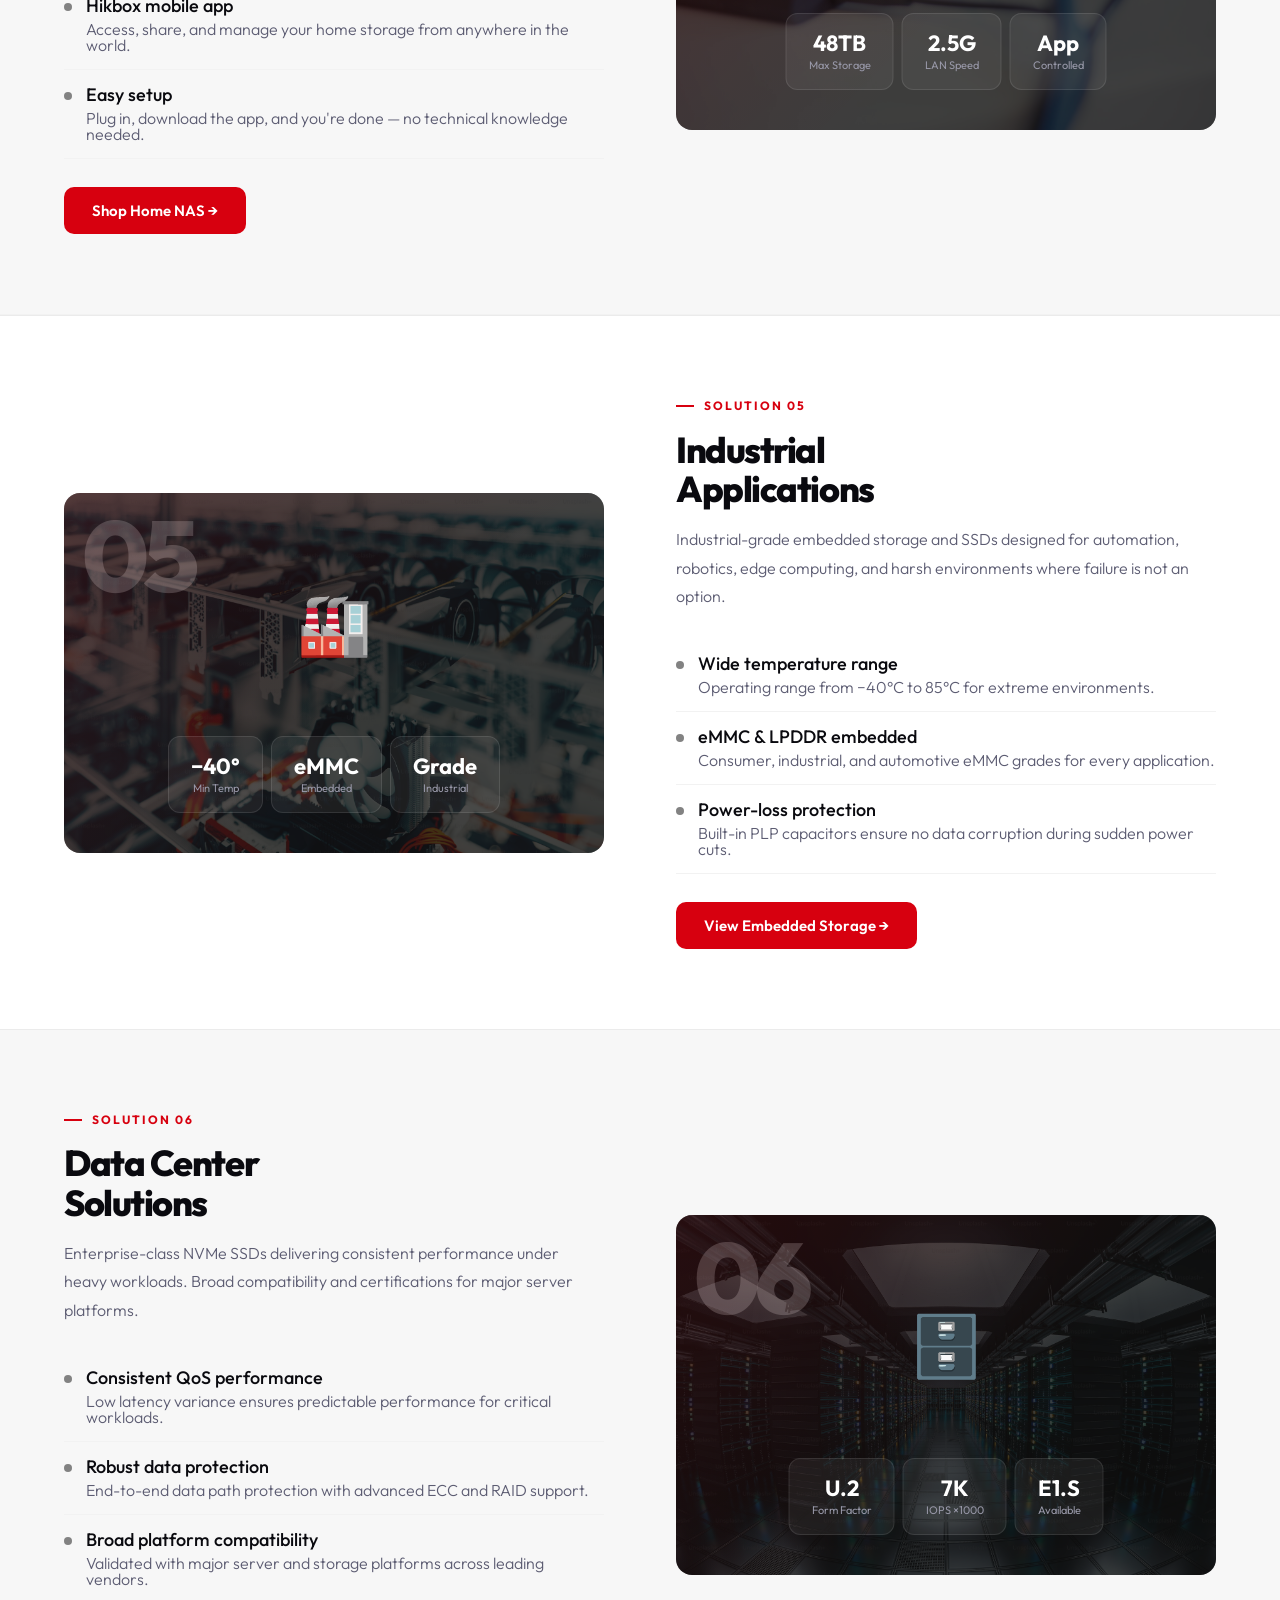
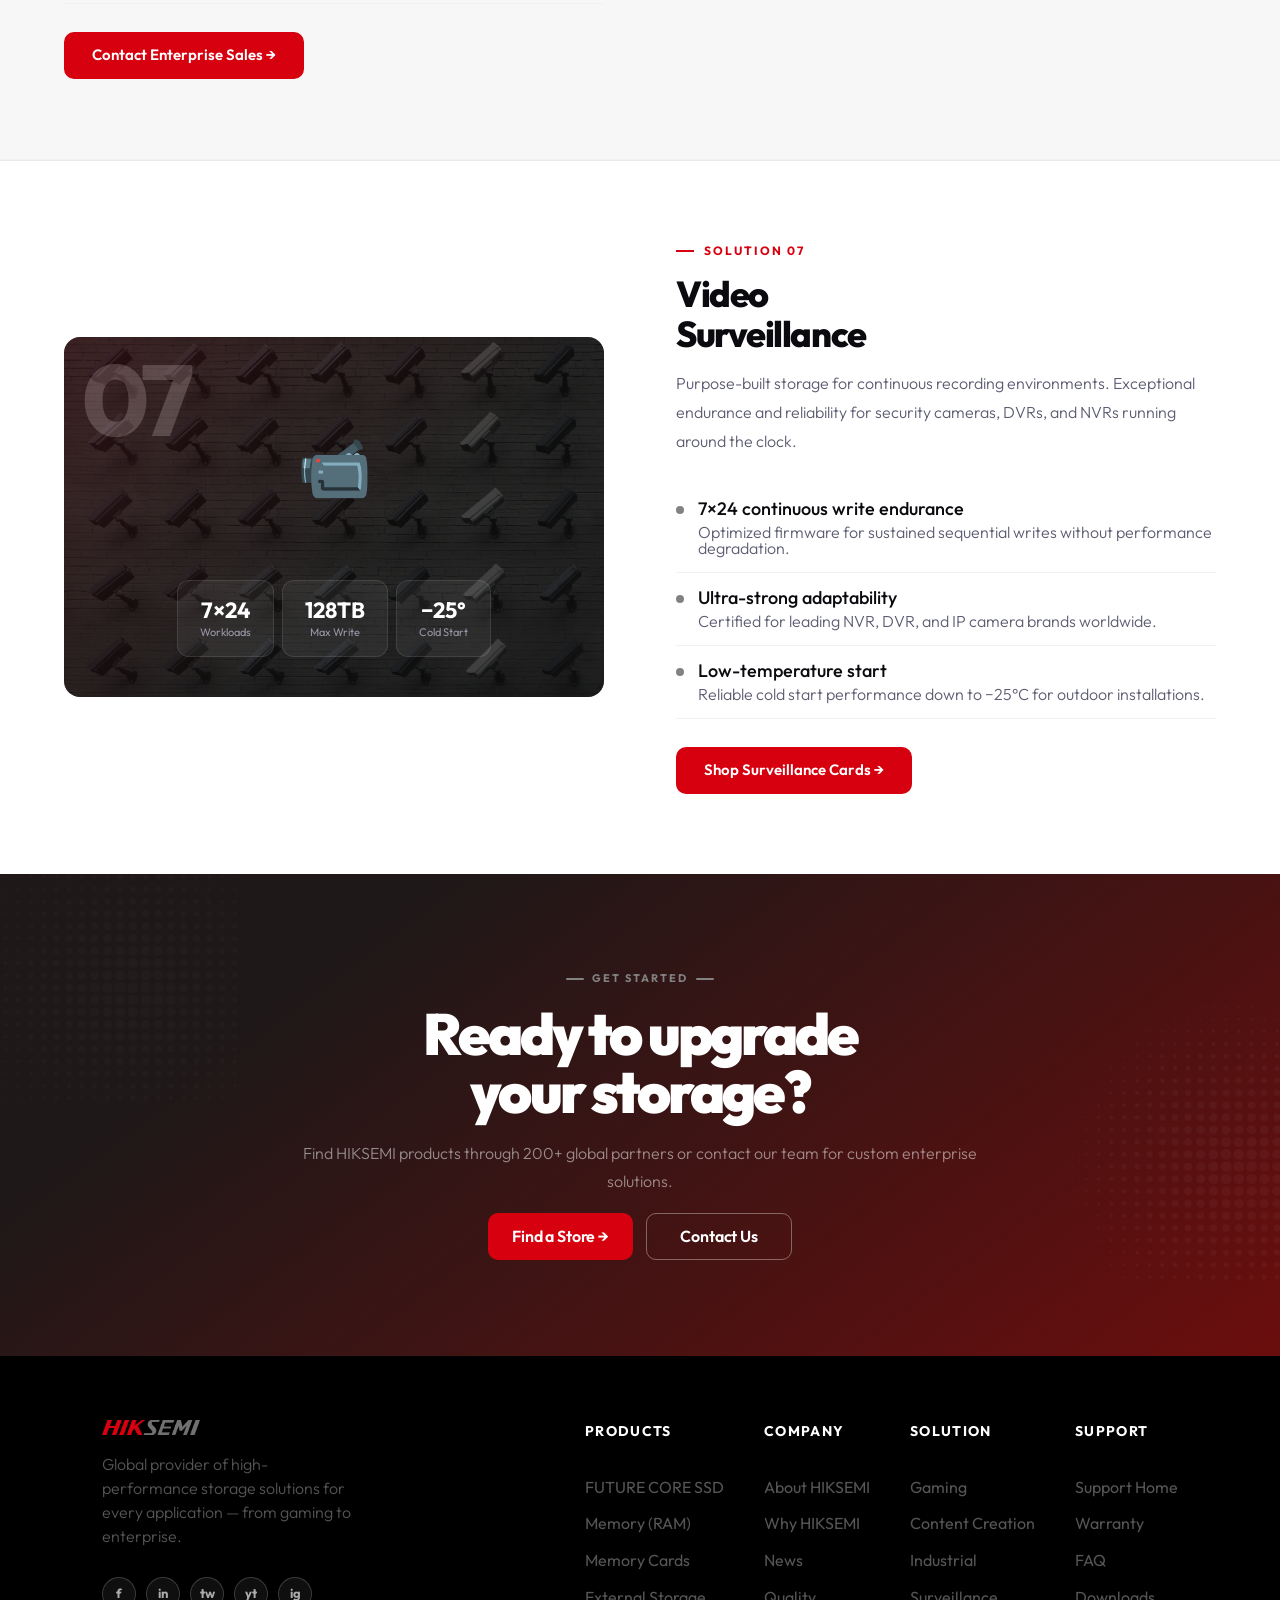
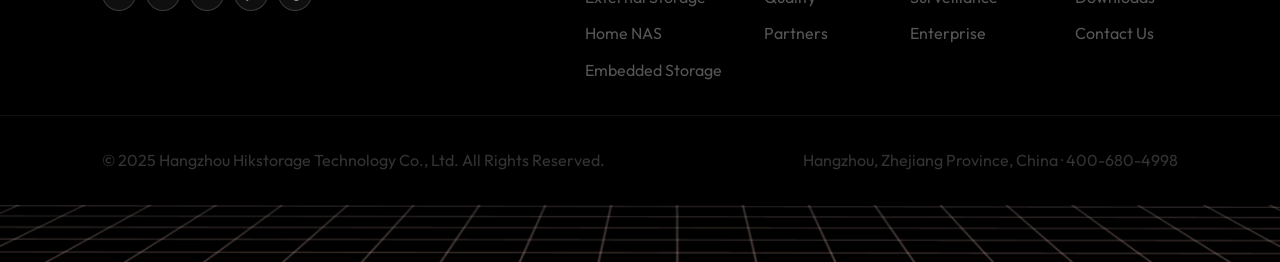
<file: solutions.html>
﻿<!DOCTYPE html>
<html lang="en">
<head>
  <meta charset="UTF-8" />
  <meta name="viewport" content="width=device-width, initial-scale=1.0" />
  <title>Solutions – HIKSEMI</title>
  <link href="https://fonts.googleapis.com/css2?family=Outfit:wght@300;400;500;600;700;800;900&display=swap" rel="stylesheet" />
  <link rel="stylesheet" href="css/styles.css" />
  <style>
    *, *::before, *::after { box-sizing: border-box; margin: 0; padding: 0; }
    body { font-family: 'Outfit', sans-serif; background: #fff; color: #0a0a0f; }
    a { text-decoration: none; color: inherit; }
    button { font-family: inherit; cursor: pointer; border: none; background: none; }

    /* ── HERO ── */
    .sol-hero {
      background: linear-gradient(143deg, #0a0a0f 0%, #140008 55%, #3d0010 100%);
      padding: 88px 64px 64px;
      position: relative;
      overflow: hidden;
    }
    .sol-hero::after {
      content: '';
      position: absolute;
      top: -180px; right: -180px;
      width: 700px; height: 700px;
      background: radial-gradient(circle, rgba(215,0,15,0.22) 0%, transparent 65%);
      pointer-events: none;
    }
    .sol-hero-eyebrow { display: flex; align-items: center; gap: 12px; margin-bottom: 24px; }
    .sol-hero-eyebrow-line { width: 18px; height: 2px; background: #d7000f; flex-shrink: 0; }
    .sol-hero-eyebrow-text { font-weight: 700; font-size: 12px; color: rgba(255,255,255,0.45); letter-spacing: 1.44px; text-transform: uppercase; }
    .sol-hero-h1 { font-weight: 900; font-size: 78px; color: #fff; line-height: 1; letter-spacing: -3px; margin-bottom: 20px; }
    .sol-hero-sub { font-weight: 300; font-size: 20px; color: rgba(255,255,255,0.5); line-height: 1.5; max-width: 580px; margin-bottom: 48px; }
    .filter-tabs { display: flex; gap: 8px; flex-wrap: wrap; }
    .filter-tab {
      height: 36px; padding: 0 21px;
      background: rgba(255,255,255,0.07);
      border: 1px solid rgba(255,255,255,0.1);
      border-radius: 6px;
      font-weight: 500; font-size: 14px;
      color: rgba(255,255,255,0.55);
      white-space: nowrap; transition: all 0.2s;
    }
    .filter-tab:hover { background: rgba(255,255,255,0.12); color: rgba(255,255,255,0.85); }
    .filter-tab.active { background: #d7000f; border-color: #d7000f; color: #fff; }

    /* ── MARQUEE ── */
    .marquee-strip { background: #0d0d0d; height: 46px; overflow: hidden; position: relative; }
    .marquee-track { display: flex; align-items: center; height: 100%; width: max-content; animation: mq-scroll 28s linear infinite; }
    .marquee-strip:hover .marquee-track { animation-play-state: paused; }
    .marquee-item { display: inline-flex; align-items: center; gap: 14px; padding: 0 8px 0 28px; }
    .marquee-text { font-weight: 600; font-size: 12px; color: #555; letter-spacing: 1.44px; text-transform: uppercase; white-space: nowrap; }
    .marquee-sep { font-weight: 400; font-size: 8px; color: #555; }
    @keyframes mq-scroll { 0% { transform: translateX(0); } 100% { transform: translateX(-50%); } }

    /* ── SOLUTION SECTIONS ── */
    .sol-section {
      padding: 80px 64px;
      border-top: 1px solid #ebebeb;
    }
    .sol-section:first-child { border-top: none; }
    .sol-section-grey { background: #f7f7f7; border-bottom: 1px solid #f2f2f2; }
    .sol-inner {
      display: grid;
      grid-template-columns: 1fr 1fr;
      gap: 72px;
      max-width: 1792px;
      margin: 0 auto;
      align-items: center;
    }
    /* Reverse: text first, image second */
    .sol-inner.rev .sol-img { order: 2; }
    .sol-inner.rev .sol-content { order: 1; }

    /* ── IMAGE PANEL ── */
    .sol-img {
      position: relative;
      height: 360px;
      background: #111;
      border-radius: 16px;
      overflow: hidden;
      display: flex;
      align-items: center;
      justify-content: center;
    }
    .sol-img-num {
      position: absolute;
      top: 12px;
      left: 18px;
      font-weight: 800;
      font-size: 100px;
      color: rgba(255,255,255,0.20);
      line-height: 1;
      letter-spacing: -6px;
      user-select: none;
      pointer-events: none;
    }
    .sol-img-gradient {
      position: absolute;
      inset: 0;
      background: linear-gradient(135deg, rgba(215,0,15,0.12) 0%, transparent 60%);
      pointer-events: none;
    }
    .sol-img-bg {
      position: absolute;
      inset: 0;
      width: 100%;
      height: 100%;
      object-fit: cover;
      opacity: 0.18;
      pointer-events: none;
    }
    .sol-img-emoji {
      font-size: 60px;
      line-height: 1;
      position: absolute;
      top: 50%;
      left: 50%;
      transform: translate(-50%, -80px);
      pointer-events: none;
    }
    /* Figma-style stat badges (centred row) */
    .sol-stat-badges {
      position: absolute;
      bottom: 40px;
      left: 50%;
      transform: translateX(-50%);
      display: flex;
      gap: 8px;
    }
    .sol-stat-badge {
      background: rgba(255,255,255,0.06);
      border: 1px solid rgba(255,255,255,0.1);
      border-radius: 12px;
      padding: 18px 22px;
      display: flex;
      flex-direction: column;
      align-items: center;
      gap: 6px;
      min-width: 88px;
    }
    .sol-stat-val {
      font-weight: 700;
      font-size: 22px;
      color: #fff;
      line-height: 1;
      white-space: nowrap;
    }
    .sol-stat-lbl {
      font-weight: 400;
      font-size: 11px;
      color: #9898a8;
      line-height: 1;
      white-space: nowrap;
    }
    /* legacy pill badges kept for other solutions */
    .sol-img-badges {
      position: absolute;
      bottom: 24px;
      left: 24px;
      display: flex;
      gap: 8px;
      flex-wrap: wrap;
    }
    .sol-img-badge {
      height: 26px; padding: 0 10px;
      background: rgba(255,255,255,0.1);
      border: 1px solid rgba(255,255,255,0.15);
      border-radius: 6px;
      font-weight: 700; font-size: 11px;
      color: rgba(255,255,255,0.8);
      line-height: 26px;
      white-space: nowrap;
    }
    .sol-img-badge.red {
      background: rgba(215,0,15,0.25);
      border-color: rgba(215,0,15,0.4);
      color: #ff6677;
    }

    /* ── TEXT CONTENT ── */
    .sol-content { display: flex; flex-direction: column; gap: 0; }
    .sol-eyebrow { display: flex; align-items: center; gap: 10px; margin-bottom: 14px; }
    .sol-eyebrow-line { width: 18px; height: 2px; background: #d7000f; }
    .sol-eyebrow-text { font-weight: 700; font-size: 12px; color: #d7000f; letter-spacing: 1.98px; text-transform: uppercase; }
    .sol-heading { font-weight: 800; font-size: 36px; color: #0a0a0f; letter-spacing: -1.44px; line-height: 1.1; margin-bottom: 16px; }
    .sol-desc { font-weight: 300; font-size: 16px; color: #5c5c72; line-height: 1.8; margin-bottom: 0; }

    /* ── FEATURE ROWS (Figma bullet style) ── */
    .sol-features { margin: 28px 0; }
    .sol-feature-row {
      display: flex;
      gap: 14px;
      padding: 16px 0;
      border-bottom: 1px solid #f2f2f2;
      align-items: flex-start;
    }
    .sol-feature-dot {
      width: 8px; height: 8px;
      background: #828282;
      border-radius: 4px;
      flex-shrink: 0;
      margin-top: 6px;
    }
    .sol-feature-body { display: flex; flex-direction: column; gap: 6px; }
    .sol-feature-title { font-weight: 500; font-size: 18px; color: #0a0a0f; line-height: 1; }
    .sol-feature-sub   { font-weight: 300; font-size: 16px; color: #5c5c72; line-height: 1; }

    /* ── SPEC ROWS (kept for other solutions) ── */
    .sol-specs { margin: 28px 0; }
    .sol-spec-row {
      display: flex;
      gap: 24px;
      padding: 16px 0 16px 12px;
      border-top: 1px solid #ebebeb;
    }
    .sol-specs .sol-spec-row:last-child { border-bottom: 1px solid #ebebeb; }
    .sol-spec-label { font-weight: 700; font-size: 14px; color: #0a0a0f; flex: 0 0 200px; padding-top: 1px; }
    .sol-spec-value { font-weight: 400; font-size: 14px; color: #5c5c72; line-height: 1.5; flex: 1; }

    /* ── RECOMMENDED PRODUCTS ── */
    .sol-recommended { margin-bottom: 28px; }
    .sol-rec-label { font-weight: 600; font-size: 14px; color: #9898a8; letter-spacing: 1.2px; text-transform: uppercase; margin-bottom: 10px; }
    .sol-rec-chips { display: flex; gap: 8px; flex-wrap: wrap; }
    .sol-rec-chip {
      height: 31px; padding: 0 14px;
      background: #fff;
      border: 1px solid #e8e8e8;
      border-radius: 8px;
      font-weight: 400; font-size: 12px;
      color: #5c5c72; line-height: 31px;
      white-space: nowrap;
      transition: border-color 0.2s, color 0.2s;
    }
    .sol-rec-chip:hover { border-color: #d7000f; color: #d7000f; }

    /* ── CTA BUTTON ── */
    .sol-btn {
      display: inline-flex; align-items: center; gap: 8px;
      height: 47px; padding: 0 28px;
      background: #d7000f; border-radius: 10px;
      font-weight: 600; font-size: 15px;
      color: #fff; transition: background 0.2s;
      align-self: flex-start;
    }
    .sol-btn:hover { background: #b5000d; }

    /* ── CTA SECTION ── */
    .cta-sec {
      position: relative;
      background: linear-gradient(143deg, #0e0e14 0%, #200008 55%, #5a0015 100%);
      padding: 96px 0; overflow: hidden; text-align: center;
    }
    .cta-dot { position: absolute; width: 474px; height: 386px; overflow: hidden; pointer-events: none; }
    .cta-dot-l { left: -150px; top: -83px; }
    .cta-dot-r { right: -150px; bottom: -83px; }
    .cta-dot img { width: 316px; height: 316px; position: absolute; top: 50%; left: 50%; transform: translate(-50%,-50%); opacity: 0.2; }
    .cta-inner { position: relative; max-width: 680px; margin: 0 auto; padding: 0 40px; }
    .cta-eyebrow { display: flex; align-items: center; justify-content: center; gap: 12px; margin-bottom: 20px; }
    .cta-eyebrow-line { width: 18px; height: 2px; background: rgba(255,255,255,0.3); }
    .cta-eyebrow-text { font-weight: 700; font-size: 11px; color: rgba(255,255,255,0.45); letter-spacing: 1.44px; text-transform: uppercase; }
    .cta-heading { font-weight: 900; font-size: 58px; color: #fff; line-height: 1; letter-spacing: -2.9px; margin-bottom: 16px; }
    .cta-sub { font-weight: 300; font-size: 16px; color: rgba(255,255,255,0.5); line-height: 1.75; margin-bottom: 40px; }
    .cta-btns { display: flex; gap: 12px; align-items: center; justify-content: center; }
    .cta-btn-r { height: 47px; padding: 0 28px; background: #d7000f; border-radius: 10px; font-weight: 600; font-size: 16px; color: #fff; transition: background 0.2s; }
    .cta-btn-r:hover { background: #b5000d; }
    .cta-btn-g { height: 47px; padding: 0 28px; border: 1px solid rgba(255,255,255,0.3); border-radius: 10px; font-weight: 600; font-size: 16px; color: rgba(255,255,255,0.8); transition: border-color 0.2s, color 0.2s; }
    .cta-btn-g:hover { border-color: rgba(255,255,255,0.5); color: #fff; }

    /* ── RESPONSIVE ── */
    @media (max-width: 1100px) {
      .sol-section { padding: 64px 40px; }
      .sol-inner { gap: 48px; }
      .sol-heading { font-size: 32px; }
    }
    @media (max-width: 900px) {
      .sol-hero { padding: 64px 32px 48px; }
      .sol-hero-h1 { font-size: 52px; }
      .sol-section { padding: 56px 32px; }
      .sol-inner { grid-template-columns: 1fr; gap: 36px; }
      .sol-inner.rev .sol-img { order: unset; }
      .sol-inner.rev .sol-content { order: unset; }
      .sol-img { height: 280px; }
      .sol-heading { font-size: 28px; }
      .sol-spec-label { flex: 0 0 140px; }
    }
    @media (max-width: 600px) {
      .sol-hero-h1 { font-size: 40px; }
      .cta-heading { font-size: 38px; }
      .sol-spec-row { flex-direction: column; gap: 4px; }
      .sol-spec-label { flex: none; }
    }
  </style>
</head>
<body>

  <!-- ============ ANNOUNCE BAR ============ -->
  <div class="announce-bar">
    <p>🔥 FUTURE CORE PCIe 5.0 — 14,000 MB/s Now Available</p>
    <a href="product-details.html">Learn More →</a>
  </div>

    <!-- ============ NAVBAR ============ -->
  <nav class="navbar">
    <div class="nav-wrap">
      <a href="index.html" class="nav-logo">
        <img src="images/logo.png" alt="HIKSEMI" />
      </a>
      <div class="nav-links">
        <div class="nav-item">
          <a href="products.html" class="nav-link">
            Products
            <svg class="chev" viewBox="0 0 12 12" fill="none"><path d="M2 4L6 8L10 4" stroke="currentColor" stroke-width="1.5" stroke-linecap="round" stroke-linejoin="round"/></svg>
          </a>
          <div class="mega-menu">
            <div class="mega-sidebar">
              <div class="mega-sidebar-item active" data-cat="ssd">
                <div class="mega-sb-icon" style="background:#f7f7f7;">&#128190;</div>
                <span>Solid State Drives</span>
              </div>
              <div class="mega-sidebar-item" data-cat="memory">
                <div class="mega-sb-icon" style="background:#f2f2f2;">&#129504;</div>
                <span>Memory (RAM)</span>
              </div>
              <div class="mega-sidebar-item" data-cat="cards">
                <div class="mega-sb-icon" style="background:#f2f2f2;">&#128247;</div>
                <span>Memory Cards</span>
              </div>
              <div class="mega-sidebar-item" data-cat="external">
                <div class="mega-sb-icon" style="background:#f2f2f2;">&#128188;</div>
                <span>External Storage</span>
              </div>
              <div class="mega-sidebar-item" data-cat="nas">
                <div class="mega-sb-icon" style="background:#f2f2f2;">&#127968;</div>
                <span>Home NAS</span>
              </div>
              <div class="mega-sidebar-item" data-cat="embedded">
                <div class="mega-sb-icon" style="background:#f2f2f2;">&#9881;&#65039;</div>
                <span>Embedded Storage</span>
              </div>
            </div>
            <div class="mega-body">
              <div class="mega-cat-header">Solid State Drives</div>
              <div class="mega-links-grid">
                <a href="product-details.html" class="mega-link-item">
                  <div class="mega-link-icon-box" style="background:#121212;">&#128190;</div>
                  <div class="mega-link-info">
                    <div class="mega-link-name">FUTURE CORE</div>
                    <div class="mega-link-sub">PCIe 5.0 NVMe</div>
                    <span class="mega-link-badge">NEW</span>
                  </div>
                </a>
                <a href="products.html" class="mega-link-item">
                  <div class="mega-link-icon-box" style="background:#121212;">&#128190;</div>
                  <div class="mega-link-info">
                    <div class="mega-link-name">FUTURE PRO</div>
                    <div class="mega-link-sub">PCIe 4.0 NVMe</div>
                  </div>
                </a>
                <a href="products.html" class="mega-link-item">
                  <div class="mega-link-icon-box" style="background:#121212;">&#128190;</div>
                  <div class="mega-link-info">
                    <div class="mega-link-name">FUTURE</div>
                    <div class="mega-link-sub">PCIe 4.0 NVMe</div>
                  </div>
                </a>
                <a href="products.html" class="mega-link-item">
                  <div class="mega-link-icon-box" style="background:#121212;">&#128190;</div>
                  <div class="mega-link-info">
                    <div class="mega-link-name">FUTURE ECO</div>
                    <div class="mega-link-sub">PCIe 3.0 NVMe</div>
                  </div>
                </a>
                <a href="products.html" class="mega-link-item">
                  <div class="mega-link-icon-box" style="background:#ededed;">&#128191;</div>
                  <div class="mega-link-info">
                    <div class="mega-link-name">WAVE(S) SATA</div>
                    <div class="mega-link-sub">SATA III 2.5&quot;</div>
                  </div>
                </a>
                <a href="products.html" class="mega-link-item">
                  <div class="mega-link-icon-box" style="background:#121212;">&#128295;</div>
                  <div class="mega-link-info">
                    <div class="mega-link-name">D300 Pro Enterprise</div>
                    <div class="mega-link-sub">Enterprise PCIe</div>
                  </div>
                </a>
              </div>
              <div class="mega-footer-bar">
                <span class="mega-footer-text">180+ products across all categories</span>
                <a href="products.html" class="mega-footer-link">View All Products &#8594;</a>
              </div>
            </div>
          </div>
        </div>
        <div class="nav-item"><a href="solutions.html" class="nav-link active">Solutions</a></div>
        <div class="nav-item"><a href="company.html" class="nav-link">Company</a></div>
        <div class="nav-item"><a href="support.html" class="nav-link">Support</a></div>
        <div class="nav-item"><a href="news.html" class="nav-link">News</a></div>
        <div class="nav-item">
          <a href="where-to-buy.html" class="nav-link">
            Our Partners
            <svg class="chev" viewBox="0 0 12 12" fill="none"><path d="M2 4L6 8L10 4" stroke="currentColor" stroke-width="1.5" stroke-linecap="round" stroke-linejoin="round"/></svg>
          </a>
          <div class="partners-drop">
            <div class="ptn-sidebar">
              <a href="become-a-dealer.html" class="ptn-item">
                <div class="ptn-icon-box">
                  <svg width="18" height="18" viewBox="0 0 24 24" fill="none" stroke="#5c5c72" stroke-width="1.5" stroke-linecap="round" stroke-linejoin="round"><path d="M17 21v-2a4 4 0 0 0-4-4H5a4 4 0 0 0-4 4v2"/><circle cx="9" cy="7" r="4"/><path d="M23 21v-2a4 4 0 0 0-3-3.87"/><path d="M16 3.13a4 4 0 0 1 0 7.75"/></svg>
                </div>
                <span class="ptn-label">Become a Dealer</span>
              </a>
              <a href="where-to-buy.html" class="ptn-item">
                <div class="ptn-icon-box">
                  <svg width="18" height="18" viewBox="0 0 24 24" fill="none" stroke="#5c5c72" stroke-width="1.5" stroke-linecap="round" stroke-linejoin="round"><path d="M21 10c0 7-9 13-9 13s-9-6-9-13a9 9 0 0 1 18 0z"/><circle cx="12" cy="10" r="3"/></svg>
                </div>
                <span class="ptn-label">Locate our Dealer</span>
              </a>
            </div>
            <div class="ptn-featured">
              <div class="ptn-card">
                <div class="ptn-card-top">
                  <div class="ptn-card-eyebrow">New Launch &#8212; PCIe Gen 5</div>
                  <div class="ptn-card-title">FUTURE CORE</div>
                </div>
                <div class="ptn-card-emoji">&#128190;</div>
                <a href="product-details.html" class="ptn-card-link">View Full Specs &#8594;</a>
              </div>
            </div>
          </div>
        </div>
      </div>
      <div class="nav-actions">
        <a href="search.html" class="nav-search-btn" aria-label="Search">
          <svg width="18" height="18" viewBox="0 0 18 18" fill="none"><circle cx="8" cy="8" r="5.5" stroke="#5c5c72" stroke-width="1.5"/><path d="M12.5 12.5L16 16" stroke="#5c5c72" stroke-width="1.5" stroke-linecap="round"/></svg>
        </a>
        <a href="contact.html" class="nav-contact-btn">Contact &#8594;</a>
      </div>
    </div>
  </nav>

  <!-- ============ HERO ============ -->
  <section class="sol-hero">
    <div class="sol-hero-eyebrow">
      <span class="sol-hero-eyebrow-line"></span>
      <span class="sol-hero-eyebrow-text">Applications</span>
    </div>
    <h1 class="sol-hero-h1">Solutions.</h1>
    <p class="sol-hero-sub">HIKSEMI storage engineered for every use case — from esports PCs to enterprise data centers.</p>
    <div class="filter-tabs">
      <button class="filter-tab active" data-sol="gaming">Gaming</button>
      <button class="filter-tab" data-sol="content">Content Creation</button>
      <button class="filter-tab" data-sol="personal">Personal Backup</button>
      <button class="filter-tab" data-sol="nas">Home &amp; NAS</button>
      <button class="filter-tab" data-sol="industrial">Industrial</button>
      <button class="filter-tab" data-sol="datacenter">Data Center</button>
      <button class="filter-tab" data-sol="surveillance">Surveillance</button>
    </div>
  </section>

  <!-- ============ MARQUEE ============ -->
  <div class="marquee-strip">
    <div class="marquee-track">
      <div class="marquee-item"><span class="marquee-text">Solid State Drives</span><span class="marquee-sep">◆</span></div>
      <div class="marquee-item"><span class="marquee-text">DDR5 Memory</span><span class="marquee-sep">◆</span></div>
      <div class="marquee-item"><span class="marquee-text">Memory Cards</span><span class="marquee-sep">◆</span></div>
      <div class="marquee-item"><span class="marquee-text">External Storage</span><span class="marquee-sep">◆</span></div>
      <div class="marquee-item"><span class="marquee-text">Home NAS</span><span class="marquee-sep">◆</span></div>
      <div class="marquee-item"><span class="marquee-text">PCIe Gen 5</span><span class="marquee-sep">◆</span></div>
      <div class="marquee-item"><span class="marquee-text">Professional Grade</span><span class="marquee-sep">◆</span></div>
      <div class="marquee-item"><span class="marquee-text">Embedded Storage</span><span class="marquee-sep">◆</span></div>
      <!-- duplicate for seamless loop -->
      <div class="marquee-item"><span class="marquee-text">Solid State Drives</span><span class="marquee-sep">◆</span></div>
      <div class="marquee-item"><span class="marquee-text">DDR5 Memory</span><span class="marquee-sep">◆</span></div>
      <div class="marquee-item"><span class="marquee-text">Memory Cards</span><span class="marquee-sep">◆</span></div>
      <div class="marquee-item"><span class="marquee-text">External Storage</span><span class="marquee-sep">◆</span></div>
      <div class="marquee-item"><span class="marquee-text">Home NAS</span><span class="marquee-sep">◆</span></div>
      <div class="marquee-item"><span class="marquee-text">PCIe Gen 5</span><span class="marquee-sep">◆</span></div>
      <div class="marquee-item"><span class="marquee-text">Professional Grade</span><span class="marquee-sep">◆</span></div>
      <div class="marquee-item"><span class="marquee-text">Embedded Storage</span><span class="marquee-sep">◆</span></div>
    </div>
  </div>

  <!-- ============ SOLUTION 01 — GAMING & ENTERTAINMENT ============ -->
  <section class="sol-section" id="gaming">
    <div class="sol-inner">
      <!-- Left image panel -->
      <div class="sol-img">
        <img src="images/sol-gaming-bg.jpg" alt="" class="sol-img-bg" />
        <div class="sol-img-num">01</div>
        <div class="sol-img-gradient"></div>
        <div class="sol-img-emoji">🎮</div>
        <div class="sol-stat-badges">
          <div class="sol-stat-badge">
            <div class="sol-stat-val">14K</div>
            <div class="sol-stat-lbl">MB/s Read</div>
          </div>
          <div class="sol-stat-badge">
            <div class="sol-stat-val">PCIe 5</div>
            <div class="sol-stat-lbl">Interface</div>
          </div>
          <div class="sol-stat-badge">
            <div class="sol-stat-val">RGB</div>
            <div class="sol-stat-lbl">Lighting</div>
          </div>
        </div>
      </div>
      <!-- Right content -->
      <div class="sol-content">
        <div class="sol-eyebrow">
          <span class="sol-eyebrow-line"></span>
          <span class="sol-eyebrow-text">Solution 01</span>
        </div>
        <h2 class="sol-heading">Gaming &amp;<br>Entertainment</h2>
        <p class="sol-desc">Blazing-speed storage that slashes load times, eliminates stutters, and powers immersive gaming experiences. With RGB aesthetics to match your build.</p>
        <div class="sol-features">
          <div class="sol-feature-row">
            <div class="sol-feature-dot"></div>
            <div class="sol-feature-body">
              <div class="sol-feature-title">PCIe 5.0 NVMe — up to 14,000 MB/s</div>
              <div class="sol-feature-sub">Near-instant game loading and asset streaming with full Gen 5 bandwidth.</div>
            </div>
          </div>
          <div class="sol-feature-row">
            <div class="sol-feature-dot"></div>
            <div class="sol-feature-body">
              <div class="sol-feature-title">Excellent thermal control</div>
              <div class="sol-feature-sub">Custom RGB heatsink dissipates heat under sustained gaming sessions.</div>
            </div>
          </div>
          <div class="sol-feature-row">
            <div class="sol-feature-dot"></div>
            <div class="sol-feature-body">
              <div class="sol-feature-title">RGB DDR5 memory</div>
              <div class="sol-feature-sub">High-speed DDR5 at 6000MHz+ with customizable ARGB lighting.</div>
            </div>
          </div>
        </div>
        <div class="sol-recommended">
          <div class="sol-rec-label">Recommended Products</div>
          <div class="sol-rec-chips">
            <a href="product-details.html" class="sol-rec-chip">FUTURE CORE PCIe 5.0</a>
            <a href="products.html" class="sol-rec-chip">FUTURE RGB DDR5</a>
            <a href="products.html" class="sol-rec-chip">FUTURE PRO microSD</a>
          </div>
        </div>
        <a href="products.html#ssd" class="sol-btn">Shop Gaming SSDs →</a>
      </div>
    </div>
  </section>

  <!-- ============ SOLUTION 02 — CONTENT CREATION ============ -->
  <section class="sol-section sol-section-grey" id="content">
    <div class="sol-inner rev">
      <!-- Image panel (right via rev) -->
      <div class="sol-img">
        <img src="images/sol-content-bg.jpg" alt="" class="sol-img-bg" style="opacity:0.10;" />
        <div class="sol-img-num">02</div>
        <div class="sol-img-gradient"></div>
        <div class="sol-img-emoji">🎥</div>
        <div class="sol-stat-badges">
          <div class="sol-stat-badge">
            <div class="sol-stat-val">V90</div>
            <div class="sol-stat-lbl">SD Rating</div>
          </div>
          <div class="sol-stat-badge">
            <div class="sol-stat-val">280</div>
            <div class="sol-stat-lbl">MB/s Write</div>
          </div>
          <div class="sol-stat-badge">
            <div class="sol-stat-val">8K</div>
            <div class="sol-stat-lbl">Supported</div>
          </div>
        </div>
      </div>
      <!-- Text content (left via rev) -->
      <div class="sol-content">
        <div class="sol-eyebrow">
          <span class="sol-eyebrow-line"></span>
          <span class="sol-eyebrow-text">Solution 02</span>
        </div>
        <h2 class="sol-heading">Content<br>Creation</h2>
        <p class="sol-desc">Whether shooting RAW stills or 8K video, HIKSEMI's professional-grade cards and SSDs keep up with the highest creative demands without dropping a frame.</p>
        <div class="sol-features">
          <div class="sol-feature-row">
            <div class="sol-feature-dot"></div>
            <div class="sol-feature-body">
              <div class="sol-feature-title">UHS-II V90 &amp; CFexpress cards</div>
              <div class="sol-feature-sub">Up to 280 MB/s write sustained for burst RAW and video capture.</div>
            </div>
          </div>
          <div class="sol-feature-row">
            <div class="sol-feature-dot"></div>
            <div class="sol-feature-body">
              <div class="sol-feature-title">High-endurance design</div>
              <div class="sol-feature-sub">Shock, vibration, temperature, and waterproof rated for field use.</div>
            </div>
          </div>
          <div class="sol-feature-row">
            <div class="sol-feature-dot"></div>
            <div class="sol-feature-body">
              <div class="sol-feature-title">Fast portable SSDs</div>
              <div class="sol-feature-sub">2,000 MB/s portable SSDs for instant offload and on-set editing.</div>
            </div>
          </div>
        </div>
        <a href="products.html#cards" class="sol-btn">Shop Memory Cards →</a>
      </div>
    </div>
  </section>

  <!-- ============ SOLUTION 03 — PERSONAL BACKUP ============ -->
  <section class="sol-section" id="personal">
    <div class="sol-inner">
      <!-- Image panel (left) -->
      <div class="sol-img">
        <img src="images/sol-backup-bg.jpg" alt="" class="sol-img-bg" style="opacity:0.10;" />
        <div class="sol-img-num">03</div>
        <div class="sol-img-gradient"></div>
        <div class="sol-img-emoji">💼</div>
        <div class="sol-stat-badges">
          <div class="sol-stat-badge">
            <div class="sol-stat-val">4TB</div>
            <div class="sol-stat-lbl">Portable</div>
          </div>
          <div class="sol-stat-badge">
            <div class="sol-stat-val">USB-C</div>
            <div class="sol-stat-lbl">Interface</div>
          </div>
          <div class="sol-stat-badge">
            <div class="sol-stat-val">IP68</div>
            <div class="sol-stat-lbl">Rated</div>
          </div>
        </div>
      </div>
      <!-- Text content (right) -->
      <div class="sol-content">
        <div class="sol-eyebrow">
          <span class="sol-eyebrow-line"></span>
          <span class="sol-eyebrow-text">Solution 03</span>
        </div>
        <h2 class="sol-heading">Personal<br>Backup</h2>
        <p class="sol-desc">Compact, rugged portable SSDs that keep your memories, work, and projects safe. Ultra-fast USB-C transfers in a pocket-sized device.</p>
        <div class="sol-features">
          <div class="sol-feature-row">
            <div class="sol-feature-dot"></div>
            <div class="sol-feature-body">
              <div class="sol-feature-title">Compact design</div>
              <div class="sol-feature-sub">Fits in your pocket — lighter and smaller than a deck of cards.</div>
            </div>
          </div>
          <div class="sol-feature-row">
            <div class="sol-feature-dot"></div>
            <div class="sol-feature-body">
              <div class="sol-feature-title">USB 3.2 Gen 2 speed</div>
              <div class="sol-feature-sub">Transfer 100GB in under a minute over USB-C.</div>
            </div>
          </div>
          <div class="sol-feature-row">
            <div class="sol-feature-dot"></div>
            <div class="sol-feature-body">
              <div class="sol-feature-title">Rugged build</div>
              <div class="sol-feature-sub">Drop-proof, dust-proof, and splash-resistant for everyday carry.</div>
            </div>
          </div>
        </div>
        <a href="products.html#external" class="sol-btn">Shop Portable SSDs →</a>
      </div>
    </div>
  </section>

  <!-- ============ SOLUTION 04 — HOME BACKUP & NAS ============ -->
  <section class="sol-section sol-section-grey" id="nas">
    <div class="sol-inner rev">
      <!-- Image panel (right via rev) -->
      <div class="sol-img">
        <img src="images/sol-nas-bg.jpg" alt="" class="sol-img-bg" style="opacity:0.20;" />
        <div class="sol-img-num">04</div>
        <div class="sol-img-gradient"></div>
        <div class="sol-img-emoji">🏠</div>
        <div class="sol-stat-badges">
          <div class="sol-stat-badge">
            <div class="sol-stat-val">48TB</div>
            <div class="sol-stat-lbl">Max Storage</div>
          </div>
          <div class="sol-stat-badge">
            <div class="sol-stat-val">2.5G</div>
            <div class="sol-stat-lbl">LAN Speed</div>
          </div>
          <div class="sol-stat-badge">
            <div class="sol-stat-val">App</div>
            <div class="sol-stat-lbl">Controlled</div>
          </div>
        </div>
      </div>
      <!-- Text content (left via rev) -->
      <div class="sol-content">
        <div class="sol-eyebrow">
          <span class="sol-eyebrow-line"></span>
          <span class="sol-eyebrow-text">Solution 04</span>
        </div>
        <h2 class="sol-heading">Home Backup<br>&amp; NAS</h2>
        <p class="sol-desc">Centralized home storage for the whole family. Auto-backup your photos, stream your media library, and access everything from anywhere via mobile app.</p>
        <div class="sol-features">
          <div class="sol-feature-row">
            <div class="sol-feature-dot"></div>
            <div class="sol-feature-body">
              <div class="sol-feature-title">Huge capacity up to 48TB</div>
              <div class="sol-feature-sub">Multi-bay NAS systems that grow with your family's storage needs.</div>
            </div>
          </div>
          <div class="sol-feature-row">
            <div class="sol-feature-dot"></div>
            <div class="sol-feature-body">
              <div class="sol-feature-title">Hikbox mobile app</div>
              <div class="sol-feature-sub">Access, share, and manage your home storage from anywhere in the world.</div>
            </div>
          </div>
          <div class="sol-feature-row">
            <div class="sol-feature-dot"></div>
            <div class="sol-feature-body">
              <div class="sol-feature-title">Easy setup</div>
              <div class="sol-feature-sub">Plug in, download the app, and you're done — no technical knowledge needed.</div>
            </div>
          </div>
        </div>
        <a href="products.html#nas" class="sol-btn">Shop Home NAS →</a>
      </div>
    </div>
  </section>

  <!-- ============ SOLUTION 05 — INDUSTRIAL APPLICATIONS ============ -->
  <section class="sol-section" id="industrial">
    <div class="sol-inner">
      <!-- Image panel (left) -->
      <div class="sol-img">
        <img src="images/sol-industrial-bg.jpg" alt="" class="sol-img-bg" style="opacity:0.20;" />
        <div class="sol-img-num">05</div>
        <div class="sol-img-gradient"></div>
        <div class="sol-img-emoji">🏭</div>
        <div class="sol-stat-badges">
          <div class="sol-stat-badge">
            <div class="sol-stat-val">−40°</div>
            <div class="sol-stat-lbl">Min Temp</div>
          </div>
          <div class="sol-stat-badge">
            <div class="sol-stat-val">eMMC</div>
            <div class="sol-stat-lbl">Embedded</div>
          </div>
          <div class="sol-stat-badge">
            <div class="sol-stat-val">Grade</div>
            <div class="sol-stat-lbl">Industrial</div>
          </div>
        </div>
      </div>
      <!-- Text content (right) -->
      <div class="sol-content">
        <div class="sol-eyebrow">
          <span class="sol-eyebrow-line"></span>
          <span class="sol-eyebrow-text">Solution 05</span>
        </div>
        <h2 class="sol-heading">Industrial<br>Applications</h2>
        <p class="sol-desc">Industrial-grade embedded storage and SSDs designed for automation, robotics, edge computing, and harsh environments where failure is not an option.</p>
        <div class="sol-features">
          <div class="sol-feature-row">
            <div class="sol-feature-dot"></div>
            <div class="sol-feature-body">
              <div class="sol-feature-title">Wide temperature range</div>
              <div class="sol-feature-sub">Operating range from −40°C to 85°C for extreme environments.</div>
            </div>
          </div>
          <div class="sol-feature-row">
            <div class="sol-feature-dot"></div>
            <div class="sol-feature-body">
              <div class="sol-feature-title">eMMC &amp; LPDDR embedded</div>
              <div class="sol-feature-sub">Consumer, industrial, and automotive eMMC grades for every application.</div>
            </div>
          </div>
          <div class="sol-feature-row">
            <div class="sol-feature-dot"></div>
            <div class="sol-feature-body">
              <div class="sol-feature-title">Power-loss protection</div>
              <div class="sol-feature-sub">Built-in PLP capacitors ensure no data corruption during sudden power cuts.</div>
            </div>
          </div>
        </div>
        <a href="contact.html" class="sol-btn">View Embedded Storage →</a>
      </div>
    </div>
  </section>

  <!-- ============ SOLUTION 06 — DATA CENTER SOLUTIONS ============ -->
  <section class="sol-section sol-section-grey" id="datacenter">
    <div class="sol-inner rev">
      <!-- Image panel (right via rev) -->
      <div class="sol-img">
        <img src="images/sol-datacenter-bg.jpg" alt="" class="sol-img-bg" style="opacity:0.20;" />
        <div class="sol-img-num">06</div>
        <div class="sol-img-gradient"></div>
        <div class="sol-img-emoji">🗄️</div>
        <div class="sol-stat-badges">
          <div class="sol-stat-badge">
            <div class="sol-stat-val">U.2</div>
            <div class="sol-stat-lbl">Form Factor</div>
          </div>
          <div class="sol-stat-badge">
            <div class="sol-stat-val">7K</div>
            <div class="sol-stat-lbl">IOPS ×1000</div>
          </div>
          <div class="sol-stat-badge">
            <div class="sol-stat-val">E1.S</div>
            <div class="sol-stat-lbl">Available</div>
          </div>
        </div>
      </div>
      <!-- Text content (left via rev) -->
      <div class="sol-content">
        <div class="sol-eyebrow">
          <span class="sol-eyebrow-line"></span>
          <span class="sol-eyebrow-text">Solution 06</span>
        </div>
        <h2 class="sol-heading">Data Center<br>Solutions</h2>
        <p class="sol-desc">Enterprise-class NVMe SSDs delivering consistent performance under heavy workloads. Broad compatibility and certifications for major server platforms.</p>
        <div class="sol-features">
          <div class="sol-feature-row">
            <div class="sol-feature-dot"></div>
            <div class="sol-feature-body">
              <div class="sol-feature-title">Consistent QoS performance</div>
              <div class="sol-feature-sub">Low latency variance ensures predictable performance for critical workloads.</div>
            </div>
          </div>
          <div class="sol-feature-row">
            <div class="sol-feature-dot"></div>
            <div class="sol-feature-body">
              <div class="sol-feature-title">Robust data protection</div>
              <div class="sol-feature-sub">End-to-end data path protection with advanced ECC and RAID support.</div>
            </div>
          </div>
          <div class="sol-feature-row">
            <div class="sol-feature-dot"></div>
            <div class="sol-feature-body">
              <div class="sol-feature-title">Broad platform compatibility</div>
              <div class="sol-feature-sub">Validated with major server and storage platforms across leading vendors.</div>
            </div>
          </div>
        </div>
        <a href="contact.html" class="sol-btn">Contact Enterprise Sales →</a>
      </div>
    </div>
  </section>

  <!-- ============ SOLUTION 07 — VIDEO SURVEILLANCE ============ -->
  <section class="sol-section" id="surveillance">
    <div class="sol-inner">
      <!-- Image panel (left) -->
      <div class="sol-img">
        <img src="images/sol-surveillance-bg.jpg" alt="" class="sol-img-bg" style="opacity:0.20;" />
        <div class="sol-img-num">07</div>
        <div class="sol-img-gradient"></div>
        <div class="sol-img-emoji">📹</div>
        <div class="sol-stat-badges">
          <div class="sol-stat-badge">
            <div class="sol-stat-val">7×24</div>
            <div class="sol-stat-lbl">Workloads</div>
          </div>
          <div class="sol-stat-badge">
            <div class="sol-stat-val">128TB</div>
            <div class="sol-stat-lbl">Max Write</div>
          </div>
          <div class="sol-stat-badge">
            <div class="sol-stat-val">−25°</div>
            <div class="sol-stat-lbl">Cold Start</div>
          </div>
        </div>
      </div>
      <!-- Text content (right) -->
      <div class="sol-content">
        <div class="sol-eyebrow">
          <span class="sol-eyebrow-line"></span>
          <span class="sol-eyebrow-text">Solution 07</span>
        </div>
        <h2 class="sol-heading">Video<br>Surveillance</h2>
        <p class="sol-desc">Purpose-built storage for continuous recording environments. Exceptional endurance and reliability for security cameras, DVRs, and NVRs running around the clock.</p>
        <div class="sol-features">
          <div class="sol-feature-row">
            <div class="sol-feature-dot"></div>
            <div class="sol-feature-body">
              <div class="sol-feature-title">7×24 continuous write endurance</div>
              <div class="sol-feature-sub">Optimized firmware for sustained sequential writes without performance degradation.</div>
            </div>
          </div>
          <div class="sol-feature-row">
            <div class="sol-feature-dot"></div>
            <div class="sol-feature-body">
              <div class="sol-feature-title">Ultra-strong adaptability</div>
              <div class="sol-feature-sub">Certified for leading NVR, DVR, and IP camera brands worldwide.</div>
            </div>
          </div>
          <div class="sol-feature-row">
            <div class="sol-feature-dot"></div>
            <div class="sol-feature-body">
              <div class="sol-feature-title">Low-temperature start</div>
              <div class="sol-feature-sub">Reliable cold start performance down to −25°C for outdoor installations.</div>
            </div>
          </div>
        </div>
        <a href="products.html#cards" class="sol-btn">Shop Surveillance Cards →</a>
      </div>
    </div>
  </section>

  <!-- ============ CTA ============ -->


  <!-- ============ CTA ============ -->
  <section class="site-cta">
    <div class="site-cta-dot site-cta-dot-l"><img src="images/dot-pattern.png" alt="" /></div>
    <div class="site-cta-dot site-cta-dot-r"><img src="images/dot-pattern.png" alt="" /></div>
    <div class="site-cta-inner">
      <div class="site-cta-eyebrow">Get Started</div>
      <h2 class="site-cta-heading">Ready to upgrade<br>your storage?</h2>
      <p class="site-cta-desc">Find HIKSEMI products through 200+ global partners or contact our team for custom enterprise solutions.</p>
      <div class="site-cta-btns">
        <a href="where-to-buy.html" class="site-cta-btn-primary">Find a Store →</a>
        <a href="contact.html" class="site-cta-btn-outline">Contact Us</a>
      </div>
    </div>
  </section>
  <footer class="footer">
    <div class="footer-main">
      <div class="footer-brand">
        <div class="footer-logo"><img src="images/logo.png" alt="HIKSEMI" /></div>
        <p class="footer-tagline">Global provider of high-performance storage solutions for every application — from gaming to enterprise.</p>
        <div class="footer-socials">
          <a href="#" class="footer-social-btn">f</a>
          <a href="#" class="footer-social-btn">in</a>
          <a href="#" class="footer-social-btn">tw</a>
          <a href="#" class="footer-social-btn">yt</a>
          <a href="#" class="footer-social-btn">ig</a>
        </div>
      </div>
      <div class="footer-cols">
        <div class="footer-col">
          <div class="footer-col-title">Products</div>
          <div class="footer-col-links">
            <a href="product-details.html">FUTURE CORE SSD</a>
            <a href="products.html">Memory (RAM)</a>
            <a href="products.html">Memory Cards</a>
            <a href="products.html">External Storage</a>
            <a href="products.html">Home NAS</a>
            <a href="products.html">Embedded Storage</a>
          </div>
        </div>
        <div class="footer-col">
          <div class="footer-col-title">Company</div>
          <div class="footer-col-links">
            <a href="company.html">About HIKSEMI</a>
            <a href="company.html">Why HIKSEMI</a>
            <a href="#">News</a>
            <a href="company.html">Quality</a>
            <a href="where-to-buy.html">Partners</a>
          </div>
        </div>
        <div class="footer-col">
          <div class="footer-col-title">Solution</div>
          <div class="footer-col-links">
            <a href="solutions.html#gaming">Gaming</a>
            <a href="solutions.html#content">Content Creation</a>
            <a href="solutions.html#industrial">Industrial</a>
            <a href="solutions.html#surveillance">Surveillance</a>
            <a href="solutions.html#datacenter">Enterprise</a>
          </div>
        </div>
        <div class="footer-col">
          <div class="footer-col-title">Support</div>
          <div class="footer-col-links">
            <a href="support.html">Support Home</a>
            <a href="support.html">Warranty</a>
            <a href="support.html">FAQ</a>
            <a href="support.html">Downloads</a>
            <a href="contact.html">Contact Us</a>
          </div>
        </div>
      </div>
    </div>
    <div class="footer-bottom-bar">
      <span class="footer-copy">© 2025 Hangzhou Hikstorage Technology Co., Ltd. All Rights Reserved.</span>
      <span class="footer-contact-info">Hangzhou, Zhejiang Province, China · 400-680-4998</span>
    </div>
    <img src="images/footer-decoration.png" alt="" class="footer-decoration" />
  </footer>

  <script>
    // Filter tab scroll-to
    document.querySelectorAll('.filter-tab').forEach(tab => {
      tab.addEventListener('click', () => {
        document.querySelectorAll('.filter-tab').forEach(t => t.classList.remove('active'));
        tab.classList.add('active');
        const id = tab.dataset.sol;
        const target = document.getElementById(id);
        if (target) target.scrollIntoView({ behavior: 'smooth', block: 'start' });
      });
    });
  </script>

  <script src="js/search.js"></script>
</body>
</html>
</file>
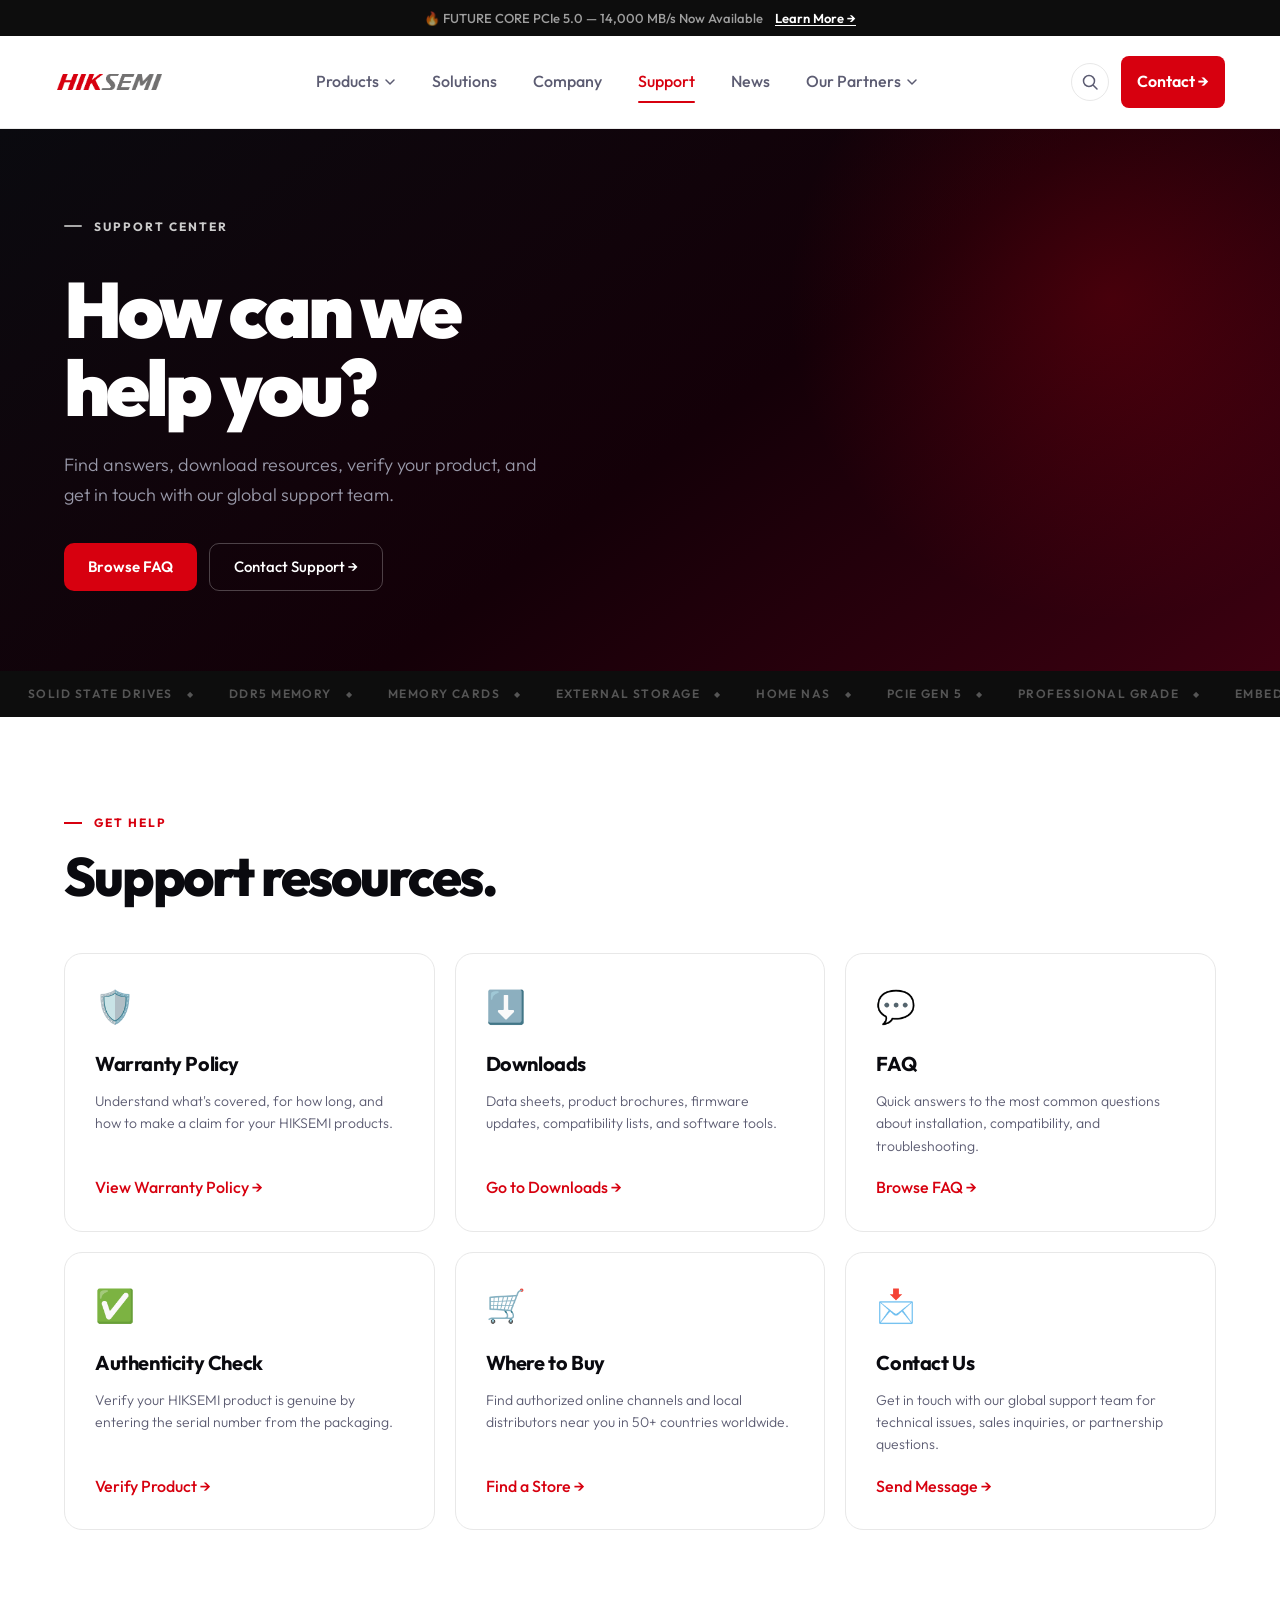
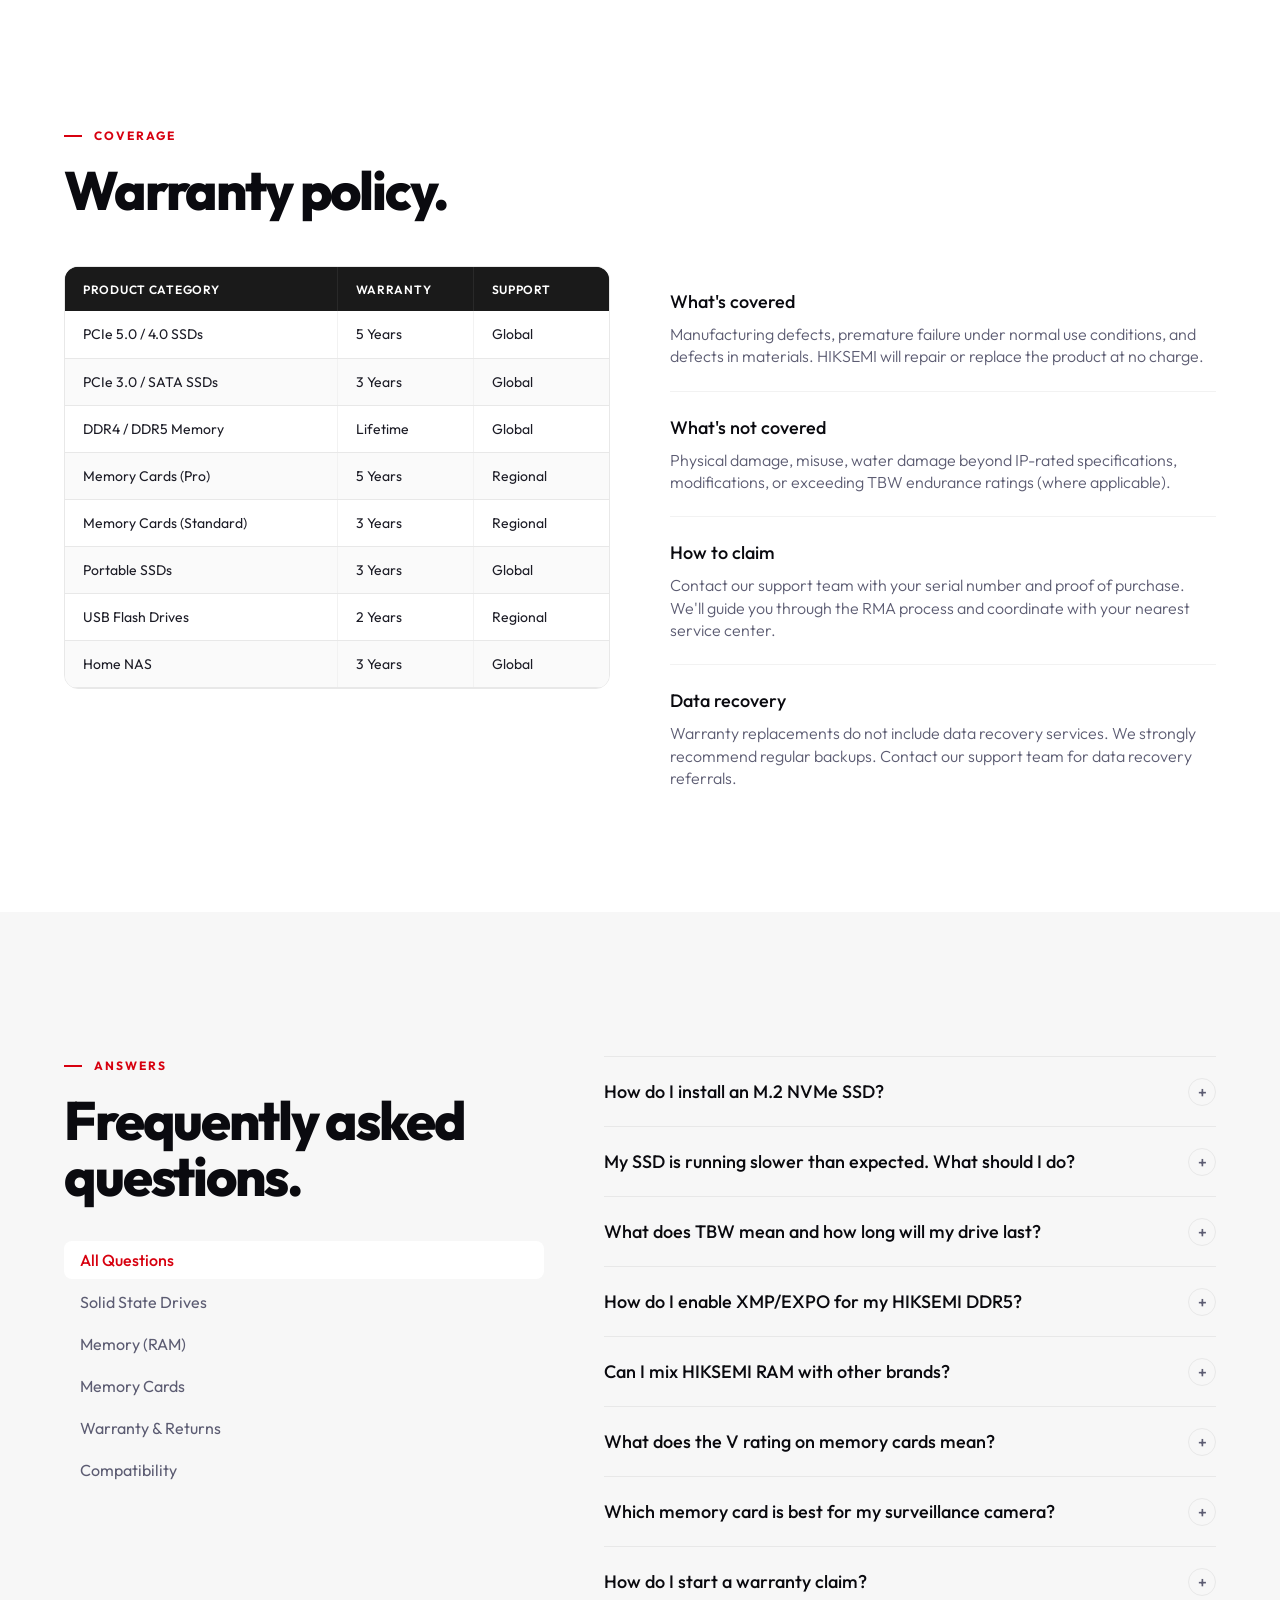
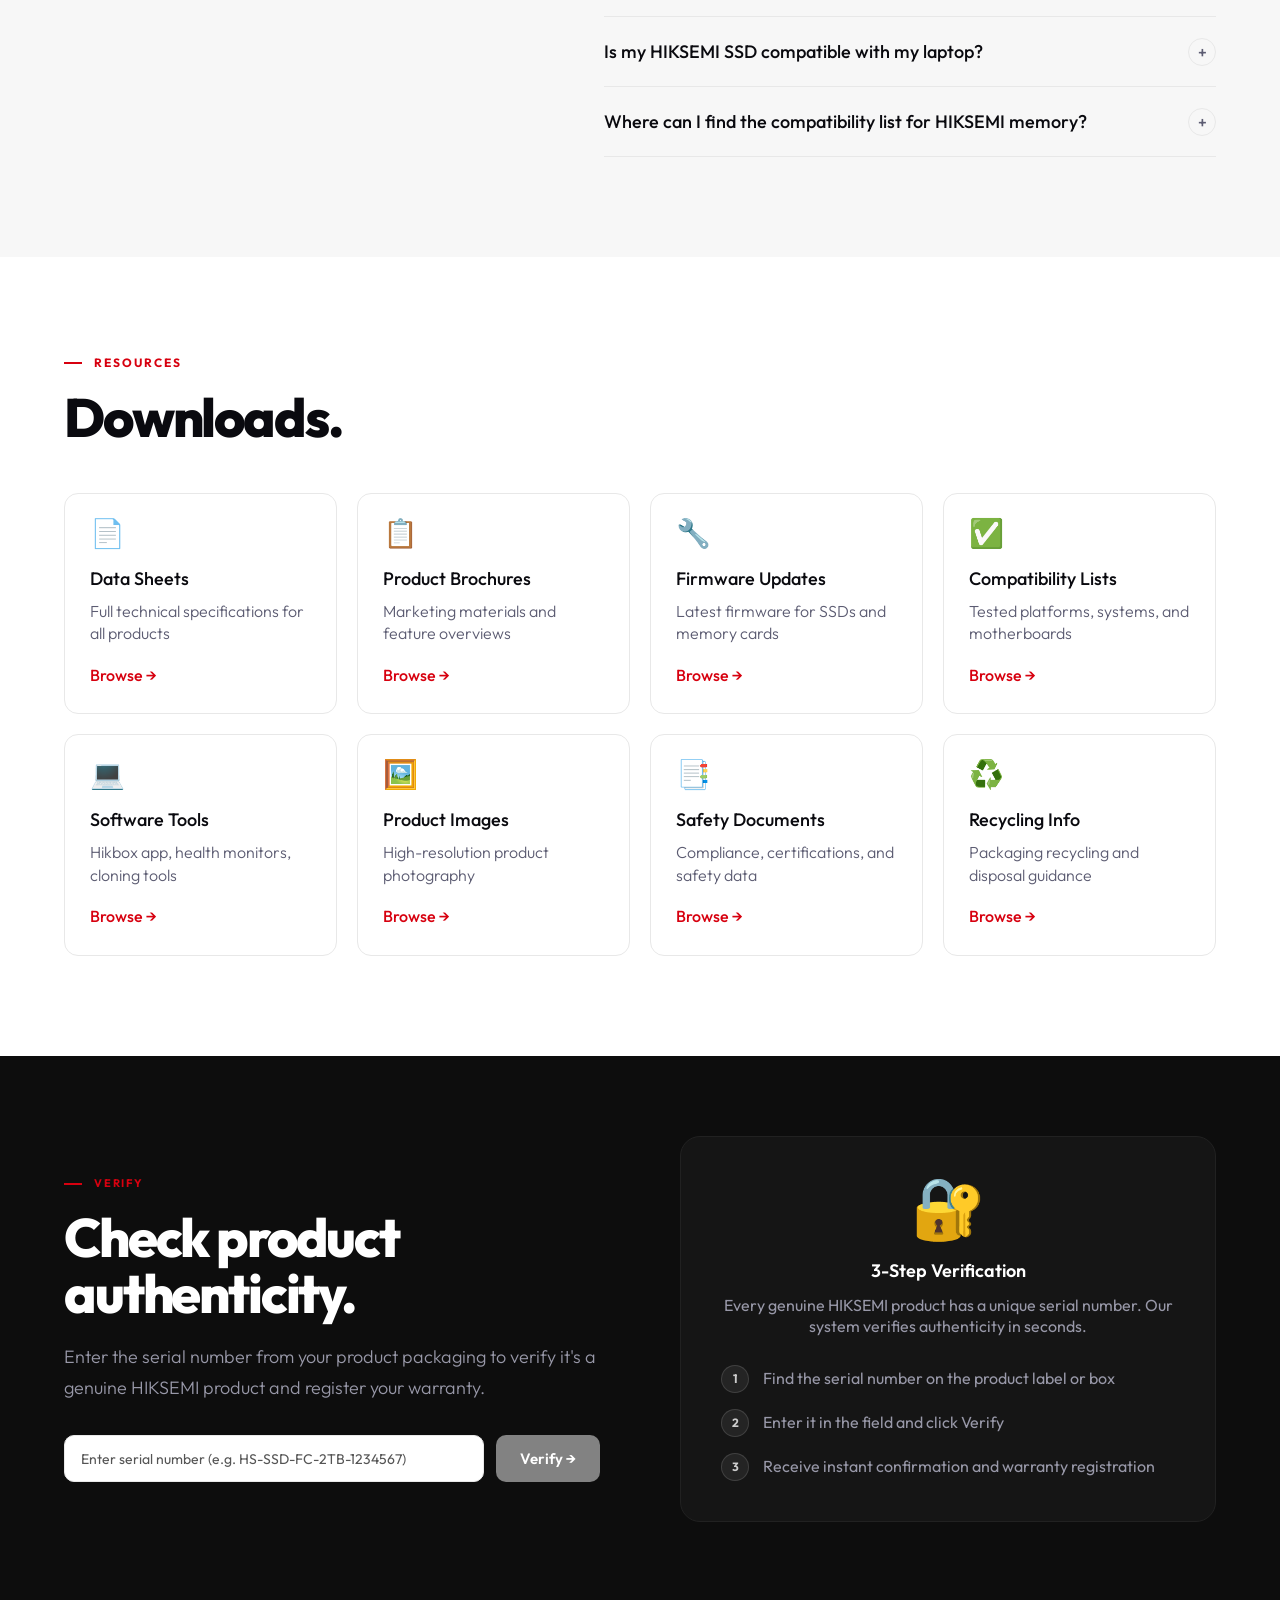
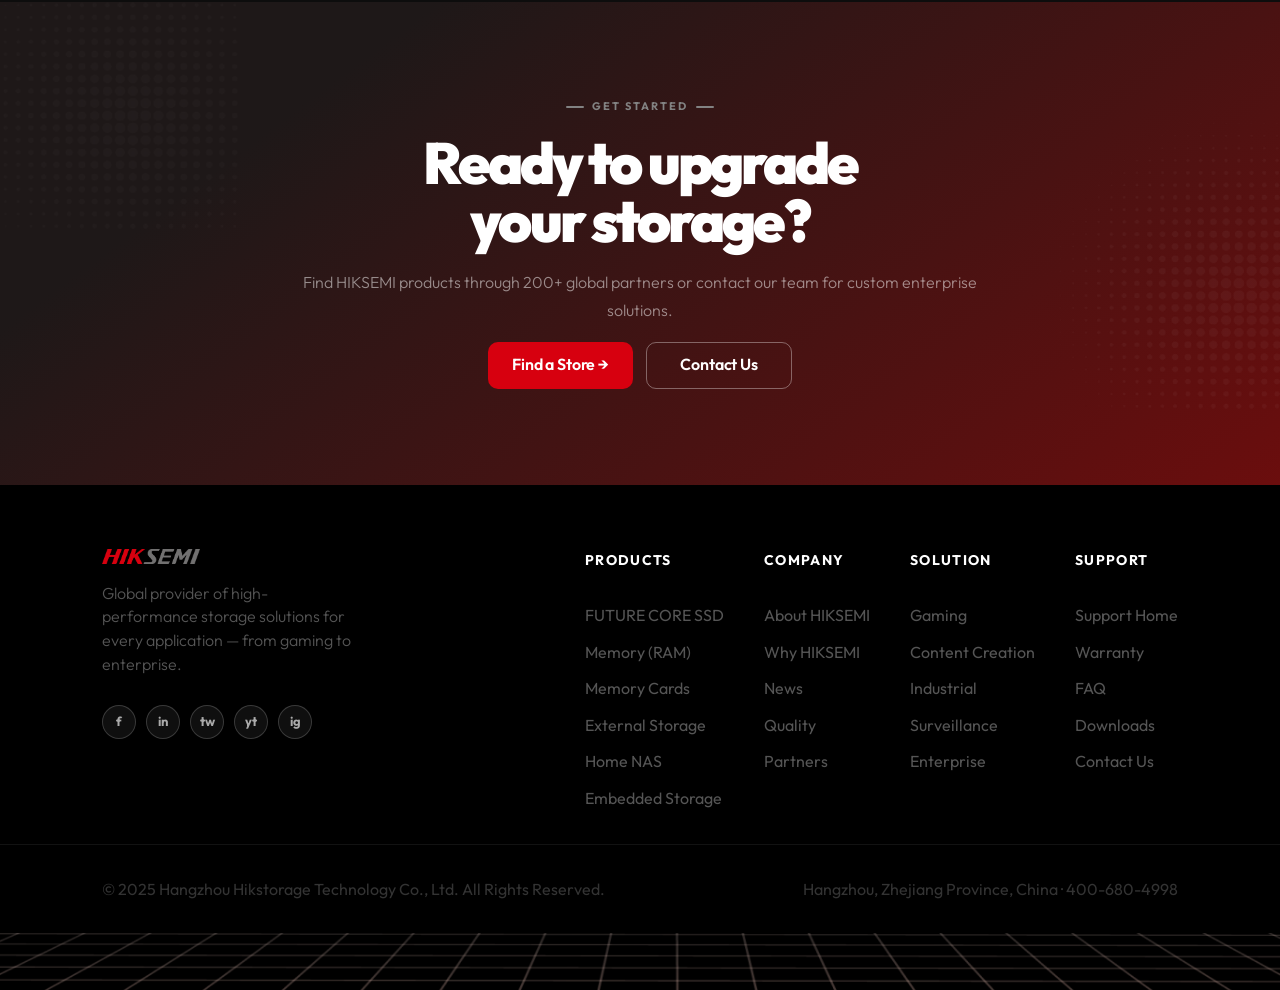
<file: support.html>
﻿<!DOCTYPE html>
<html lang="en">
<head>
  <meta charset="UTF-8" />
  <meta name="viewport" content="width=device-width, initial-scale=1.0" />
  <title>Support – HIKSEMI</title>
  <link rel="preconnect" href="https://fonts.googleapis.com" />
  <link rel="preconnect" href="https://fonts.gstatic.com" crossorigin />
  <link href="https://fonts.googleapis.com/css2?family=Outfit:wght@300;400;500;600;700;800;900&display=swap" rel="stylesheet" />
  <link rel="stylesheet" href="css/styles.css" />
  <style>
    *, *::before, *::after { box-sizing: border-box; margin: 0; padding: 0; }
    body { font-family: 'Outfit', sans-serif; background: #fff; color: #0a0a0f; }
    a { text-decoration: none; color: inherit; }
    button { font-family: inherit; cursor: pointer; border: none; background: none; }
    /* ── HERO ── */
    .support-hero {
      background: linear-gradient(143deg, #0a0a0f 0%, #140008 55%, #3d0010 100%);
      padding: 88px 64px 80px;
      max-width: 1920px;
      margin: 0 auto;
      box-sizing: border-box;
      width: 100%;
      position: relative;
      overflow: hidden;
    }
    .support-hero::after {
      content: '';
      position: absolute;
      top: -180px; right: -180px;
      width: 700px; height: 700px;
      background: radial-gradient(circle, rgba(215,0,15,0.22) 0%, transparent 65%);
      pointer-events: none;
    }
    .sp-hero-eyebrow {
      display: flex;
      align-items: center;
      gap: 12px;
      margin-bottom: 34px;
    }
    .sp-hero-eyebrow-line { width: 18px; height: 2px; background: #a8a8a8; border-radius: 1px; flex-shrink: 0; }
    .sp-hero-eyebrow-text {
      font-size: 12px;
      font-weight: 700;
      color: #ccc;
      letter-spacing: 1.9775px;
      text-transform: uppercase;
    }
    .sp-hero-h1 {
      font-size: 78px;
      font-weight: 900;
      color: #fff;
      letter-spacing: -3.9px;
      line-height: 1;
      margin-bottom: 24px;
    }
    .sp-hero-desc {
      font-size: 18px;
      font-weight: 300;
      color: #9898a8;
      line-height: 1.7;
      max-width: 500px;
      margin-bottom: 32px;
    }
    .sp-hero-btns { display: flex; align-items: center; gap: 12px; }
    .sp-btn-primary {
      height: 48px;
      padding: 0 24px;
      background: #d7000f;
      border-radius: 10px;
      display: inline-flex;
      align-items: center;
      font-size: 15px;
      font-weight: 600;
      color: #fff;
    }
    .sp-btn-outline {
      height: 48px;
      padding: 0 24px;
      border: 1px solid rgba(255,255,255,0.25);
      border-radius: 10px;
      display: inline-flex;
      align-items: center;
      font-size: 15px;
      font-weight: 500;
      color: #fff;
      transition: border-color 0.2s;
    }
    .sp-btn-outline:hover { border-color: rgba(255,255,255,0.6); }

    /* ── MARQUEE ── */
    .marquee-strip {
      background: #0d0d0d;
      height: 46px;
      overflow: hidden;
      position: relative;
    }
    .marquee-track {
      display: flex;
      align-items: center;
      height: 100%;
      width: max-content;
      animation: mq-scroll 28s linear infinite;
    }
    .marquee-strip:hover .marquee-track { animation-play-state: paused; }
    .marquee-item {
      display: inline-flex;
      align-items: center;
      gap: 14px;
      padding: 0 8px 0 28px;
    }
    .marquee-text {
      font-weight: 600;
      font-size: 12px;
      color: #555;
      letter-spacing: 1.44px;
      text-transform: uppercase;
      white-space: nowrap;
    }
    .marquee-sep { font-weight: 400; font-size: 8px; color: #555; }
    @keyframes mq-scroll {
      0% { transform: translateX(0); }
      100% { transform: translateX(-50%); }
    }

    /* ── SECTION COMMONS ── */
    .sec-wrap {
      max-width: 1792px;
      margin: 0 auto;
      padding: 0 64px;
    }
    .sec-eyebrow {
      display: flex;
      align-items: center;
      gap: 12px;
      margin-bottom: 16px;
    }
    .sec-eyebrow-line { width: 18px; height: 2px; background: #d7000f; flex-shrink: 0; }
    .sec-eyebrow-text {
      font-size: 12px;
      font-weight: 700;
      color: #d7000f;
      letter-spacing: 1.9775px;
      text-transform: uppercase;
    }
    .sec-h2 {
      font-size: 54px;
      font-weight: 800;
      color: #0a0a0f;
      letter-spacing: -2.16px;
      line-height: 1.05;
    }

    /* ── RESOURCES / GET HELP SECTION ── */
    .sp-resources-sec {
      padding: 96px 0 100px;
      background: #fff;
    }
    .sp-resources-grid {
      display: grid;
      grid-template-columns: repeat(3, 1fr);
      gap: 20px;
      margin-top: 48px;
    }
    .sp-resource-card {
      padding: 36px 30px 30px;
      border: 1px solid #e8e8e8;
      border-radius: 18px;
      display: flex;
      flex-direction: column;
      transition: border-color 0.2s, box-shadow 0.2s;
    }
    .sp-resource-card:hover { border-color: #d7000f; box-shadow: 0 8px 28px rgba(0,0,0,0.06); }
    .sp-resource-icon {
      font-size: 32px;
      line-height: 1;
      margin-bottom: 26px;
    }
    .sp-resource-title {
      font-size: 20px;
      font-weight: 700;
      color: #0a0a0f;
      letter-spacing: -0.4px;
      margin-bottom: 10px;
    }
    .sp-resource-desc {
      font-size: 14px;
      font-weight: 300;
      color: #5c5c72;
      line-height: 22.4px;
      flex: 1;
    }
    .sp-resource-link {
      font-size: 16px;
      font-weight: 500;
      color: #d7000f;
      margin-top: 18px;
    }

    /* ── WARRANTY SECTION ── */
    .sp-warranty-sec {
      padding: 96px 0 100px;
      background: #fff;
    }
    .sp-warranty-layout {
      display: grid;
      grid-template-columns: 1fr 1fr;
      gap: 60px;
      margin-top: 48px;
      align-items: start;
    }
    .sp-warranty-table-wrap {
      border: 1px solid #e8e8e8;
      border-radius: 14px;
      overflow: hidden;
    }
    .sp-warranty-table-wrap table { width: 100%; border-collapse: collapse; table-layout: fixed; }
    .sp-warranty-table-wrap col.col-cat  { width: 50%; }
    .sp-warranty-table-wrap col.col-war  { width: 25%; }
    .sp-warranty-table-wrap col.col-sup  { width: 25%; }
    .sp-wt-head tr { background: #0d0d0d; height: 44px; }
    .sp-wt-head th {
      padding: 0 18px;
      font-size: 12px;
      font-weight: 600;
      color: #fff;
      letter-spacing: 0.72px;
      text-transform: uppercase;
      text-align: left;
      border-right: 1px solid #292929;
    }
    .sp-wt-head th:last-child { border-right: none; }
    .sp-wt-body tr { border-bottom: 1px solid #f2f2f2; }
    .sp-wt-body tr:last-child { border-bottom: none; }
    .sp-wt-body td {
      height: 47px;
      padding: 0 18px;
      font-size: 14px;
      font-weight: 400;
      color: #1c1c26;
      border-right: 1px solid #f2f2f2;
      vertical-align: middle;
    }
    .sp-wt-body td:last-child { border-right: none; }
    .sp-wt-warranty { font-weight: 500; color: #10b981; }
    .sp-warranty-info { display: flex; flex-direction: column; }
    .sp-winfo-item {
      padding: 22px 0 23px;
      border-bottom: 1px solid #f2f2f2;
      display: flex;
      flex-direction: column;
      gap: 6px;
    }
    .sp-winfo-item:last-child { border-bottom: none; }
    .sp-winfo-title { font-size: 18px; font-weight: 500; color: #0a0a0f; }
    .sp-winfo-body { font-size: 16px; font-weight: 300; color: #5c5c72; line-height: 22.4px; }

    /* ── FAQ SECTION ── */
    .sp-faq-sec {
      padding: 96px 0 100px;
      background: #f7f7f7;
    }
    .sp-faq-inner {
      display: grid;
      grid-template-columns: 480px 1fr;
      gap: 60px;
      margin-top: 48px;
      align-items: start;
    }
    .sp-faq-sticky {
      position: sticky;
      top: 90px;
    }
    .sp-faq-tabs {
      display: flex;
      flex-direction: column;
      gap: 4px;
      margin-top: 36px;
    }
    .sp-faq-tab {
      height: 38px;
      padding: 0 16px;
      border-radius: 8px;
      font-size: 16px;
      font-weight: 400;
      color: #5c5c72;
      background: transparent;
      border: none;
      text-align: left;
      cursor: pointer;
      font-family: 'Outfit', sans-serif;
      transition: background 0.15s, color 0.15s;
    }
    .sp-faq-tab.active {
      background: #fff;
      color: #d7000f;
      font-weight: 500;
    }
    .sp-faq-tab:hover:not(.active) { color: #0a0a0f; }
    .sp-faq-list { display: flex; flex-direction: column; }
    .sp-faq-item { border-bottom: 1px solid #e8e8e8; }
    .sp-faq-item:first-child { border-top: 1px solid #e8e8e8; }
    .sp-faq-item.hidden { display: none; }
    .sp-faq-btn {
      width: 100%;
      padding: 20px 0;
      min-height: 69px;
      display: flex;
      align-items: center;
      justify-content: space-between;
      background: none;
      border: none;
      text-align: left;
      font-size: 18px;
      font-weight: 500;
      color: #0a0a0f;
      gap: 16px;
      cursor: pointer;
      font-family: 'Outfit', sans-serif;
      transition: color 0.2s;
    }
    .sp-faq-btn:hover { color: #d7000f; }
    .sp-faq-icon {
      width: 28px;
      height: 28px;
      border-radius: 14px;
      border: 1px solid #e8e8e8;
      display: flex;
      align-items: center;
      justify-content: center;
      flex-shrink: 0;
      font-size: 16px;
      color: #5c5c72;
      transition: all 0.2s;
      line-height: 1;
    }
    .sp-faq-btn.open .sp-faq-icon { background: #d7000f; border-color: #d7000f; color: #fff; transform: rotate(45deg); }
    .sp-faq-content {
      max-height: 0;
      overflow: hidden;
      transition: max-height 0.3s ease, padding 0.3s ease;
    }
    .sp-faq-content.open { max-height: 400px; padding-bottom: 20px; }
    .sp-faq-content p { font-size: 15px; font-weight: 300; color: #5c5c72; line-height: 1.75; }

    /* ── DOWNLOADS SECTION ── */
    .sp-downloads-sec {
      padding: 96px 0 100px;
      background: #fff;
    }
    .sp-downloads-grid {
      display: grid;
      grid-template-columns: repeat(4, 1fr);
      gap: 20px;
      margin-top: 48px;
    }
    .sp-dl-card {
      border: 1px solid #e8e8e8;
      border-radius: 14px;
      padding: 25px;
      display: flex;
      flex-direction: column;
      gap: 18px;
      transition: border-color 0.2s, box-shadow 0.2s;
    }
    .sp-dl-card:hover { border-color: #d7000f; box-shadow: 0 4px 20px rgba(0,0,0,0.06); }
    .sp-dl-icon { font-size: 28px; line-height: 1; }
    .sp-dl-body { display: flex; flex-direction: column; gap: 6px; flex: 1; }
    .sp-dl-title { font-size: 18px; font-weight: 500; color: #0a0a0f; }
    .sp-dl-desc { font-size: 16px; font-weight: 300; color: #5c5c72; line-height: 1.4; }
    .sp-dl-link { font-size: 16px; font-weight: 500; color: #d7000f; }

    /* ── AUTHENTICITY SECTION ── */
    .sp-auth-sec {
      padding: 80px 0 80px;
      background: #0d0d0d;
    }
    .sp-auth-inner {
      display: grid;
      grid-template-columns: 1fr 1fr;
      gap: 80px;
      align-items: center;
    }
    .sp-auth-eyebrow { display: flex; align-items: center; gap: 12px; margin-bottom: 16px; }
    .sp-auth-eyebrow-line { width: 18px; height: 2px; background: #d7000f; flex-shrink: 0; }
    .sp-auth-eyebrow-text {
      font-size: 11px;
      font-weight: 700;
      color: #d7000f;
      letter-spacing: 1.76px;
      text-transform: uppercase;
    }
    .sp-auth-h2 {
      font-size: 54px;
      font-weight: 800;
      color: #fff;
      letter-spacing: -2.16px;
      line-height: 56.7px;
      margin-bottom: 20px;
    }
    .sp-auth-desc {
      font-size: 18px;
      font-weight: 300;
      color: #9898a8;
      line-height: 30.6px;
      max-width: 560px;
      margin-bottom: 32px;
    }
    .sp-auth-form {
      display: flex;
      align-items: center;
      gap: 12px;
    }
    .sp-auth-input {
      flex: 1;
      height: 47px;
      background: #fff;
      border: 1px solid #e8e8e8;
      border-radius: 10px;
      padding: 0 16px;
      font-size: 14px;
      font-weight: 400;
      color: #0a0a0f;
      outline: none;
      font-family: 'Outfit', sans-serif;
    }
    .sp-auth-input::placeholder { color: #555; }
    .sp-auth-submit {
      height: 47px;
      padding: 0 24px;
      background: #828282;
      border: none;
      border-radius: 10px;
      color: #fff;
      font-size: 15px;
      font-weight: 600;
      cursor: pointer;
      font-family: 'Outfit', sans-serif;
      white-space: nowrap;
      transition: background 0.2s;
      flex-shrink: 0;
    }
    .sp-auth-submit:hover { background: #d7000f; }
    .sp-auth-card {
      background: rgba(255,255,255,0.03);
      border: 1px solid #212121;
      border-radius: 20px;
      padding: 40px;
      display: flex;
      flex-direction: column;
      align-items: center;
      text-align: center;
    }
    .sp-auth-card-icon { font-size: 60px; line-height: 1; margin-bottom: 20px; }
    .sp-auth-card-title {
      font-size: 18px;
      font-weight: 600;
      color: #fff;
      margin-bottom: 10px;
    }
    .sp-auth-card-desc {
      font-size: 16px;
      font-weight: 400;
      color: #9898a8;
      line-height: 20.8px;
      margin-bottom: 28px;
    }
    .sp-auth-steps {
      display: flex;
      flex-direction: column;
      gap: 16px;
      width: 100%;
      text-align: left;
    }
    .sp-auth-step {
      display: flex;
      align-items: center;
      gap: 14px;
    }
    .sp-auth-step-num {
      width: 28px;
      height: 28px;
      border-radius: 14px;
      background: rgba(130,130,130,0.15);
      border: 1px solid rgba(130,130,130,0.3);
      display: flex;
      align-items: center;
      justify-content: center;
      flex-shrink: 0;
      font-size: 12px;
      font-weight: 700;
      color: #ccc;
    }
    .sp-auth-step-text {
      font-size: 16px;
      font-weight: 400;
      color: #9898a8;
    }

    /* ── CTA ── */
    .cta-sec {
      background: linear-gradient(123.87deg, #1e1818 0%, #750c0c 100%);
      padding: 88px 64px;
      text-align: center;
    }
    .cta-eyebrow {
      display: inline-flex;
      align-items: center;
      gap: 12px;
      margin-bottom: 20px;
    }
    .cta-eyebrow-text {
      font-size: 12px;
      font-weight: 700;
      color: rgba(255,255,255,0.5);
      letter-spacing: 1.9775px;
      text-transform: uppercase;
    }
    .cta-h2 {
      font-size: 54px;
      font-weight: 800;
      color: #fff;
      letter-spacing: -2.16px;
      line-height: 1.05;
      margin-bottom: 36px;
    }
    .cta-btns { display: flex; gap: 16px; justify-content: center; }
    .btn-red-cta {
      height: 52px;
      padding: 0 28px;
      background: #d7000f;
      border-radius: 8px;
      font-size: 16px;
      font-weight: 600;
      color: #fff;
      display: inline-flex;
      align-items: center;
    }
    .btn-outline-cta {
      height: 52px;
      padding: 0 28px;
      border: 1.5px solid rgba(255,255,255,0.2);
      border-radius: 8px;
      font-size: 16px;
      font-weight: 600;
      color: #fff;
      display: inline-flex;
      align-items: center;
    }


    /* ── RESPONSIVE ── */
    @media (max-width: 1200px) {
      .sp-resources-grid { grid-template-columns: repeat(2, 1fr); }
      .sp-downloads-grid { grid-template-columns: repeat(2, 1fr); }
      .sp-faq-inner { grid-template-columns: 1fr; gap: 48px; }
      .sp-faq-sticky { position: static; }
      .sp-warranty-layout { grid-template-columns: 1fr; gap: 48px; }
    }
    @media (max-width: 600px) {
      .sp-downloads-grid { grid-template-columns: 1fr; }
    }
    @media (max-width: 992px) {
      .support-hero { padding: 64px 32px; }
      .sec-wrap { padding: 0 32px; }
      .sec-h2 { font-size: 40px; }
      .sp-hero-h1 { font-size: 54px; }
      .sp-auth-inner { grid-template-columns: 1fr; gap: 48px; }
      .sp-auth-h2 { font-size: 40px; }
      .cta-sec { padding: 64px 32px; }
      .cta-h2 { font-size: 40px; }
      .footer { padding: 48px 32px 0; }
      .footer-main { grid-template-columns: 1fr; gap: 40px; }
    }
    @media (max-width: 768px) {
      .nav-links { display: none; }
      .sp-resources-grid { grid-template-columns: 1fr; }
      .sp-warranty-header { flex-direction: column; align-items: flex-start; gap: 16px; }
      .footer-cols { grid-template-columns: repeat(2, 1fr); }
      .cta-btns { flex-direction: column; align-items: center; }
    }
    @media (max-width: 480px) {
      .sp-hero-h1 { font-size: 40px; }
      .sec-h2 { font-size: 30px; }
      .footer-cols { grid-template-columns: 1fr; }
    }
  </style>
</head>
<body>

  <!-- ============ ANNOUNCE BAR ============ -->
  <div class="announce-bar">
    <p>🔥 FUTURE CORE PCIe 5.0 — 14,000 MB/s Now Available</p>
    <a href="product-details.html">Learn More →</a>
  </div>

      <!-- ============ NAVBAR ============ -->
  <nav class="navbar">
    <div class="nav-wrap">
      <a href="index.html" class="nav-logo">
        <img src="images/logo.png" alt="HIKSEMI" />
      </a>
      <div class="nav-links">
        <div class="nav-item">
          <a href="products.html" class="nav-link">
            Products
            <svg class="chev" viewBox="0 0 12 12" fill="none"><path d="M2 4L6 8L10 4" stroke="currentColor" stroke-width="1.5" stroke-linecap="round" stroke-linejoin="round"/></svg>
          </a>
          <div class="mega-menu">
            <div class="mega-sidebar">
              <div class="mega-sidebar-item active" data-cat="ssd">
                <div class="mega-sb-icon" style="background:#f7f7f7;">&#128190;</div>
                <span>Solid State Drives</span>
              </div>
              <div class="mega-sidebar-item" data-cat="memory">
                <div class="mega-sb-icon" style="background:#f2f2f2;">&#129504;</div>
                <span>Memory (RAM)</span>
              </div>
              <div class="mega-sidebar-item" data-cat="cards">
                <div class="mega-sb-icon" style="background:#f2f2f2;">&#128247;</div>
                <span>Memory Cards</span>
              </div>
              <div class="mega-sidebar-item" data-cat="external">
                <div class="mega-sb-icon" style="background:#f2f2f2;">&#128188;</div>
                <span>External Storage</span>
              </div>
              <div class="mega-sidebar-item" data-cat="nas">
                <div class="mega-sb-icon" style="background:#f2f2f2;">&#127968;</div>
                <span>Home NAS</span>
              </div>
              <div class="mega-sidebar-item" data-cat="embedded">
                <div class="mega-sb-icon" style="background:#f2f2f2;">&#9881;&#65039;</div>
                <span>Embedded Storage</span>
              </div>
            </div>
            <div class="mega-body">
              <div class="mega-cat-header">Solid State Drives</div>
              <div class="mega-links-grid">
                <a href="product-details.html" class="mega-link-item">
                  <div class="mega-link-icon-box" style="background:#121212;">&#128190;</div>
                  <div class="mega-link-info">
                    <div class="mega-link-name">FUTURE CORE</div>
                    <div class="mega-link-sub">PCIe 5.0 NVMe</div>
                    <span class="mega-link-badge">NEW</span>
                  </div>
                </a>
                <a href="products.html" class="mega-link-item">
                  <div class="mega-link-icon-box" style="background:#121212;">&#128190;</div>
                  <div class="mega-link-info">
                    <div class="mega-link-name">FUTURE PRO</div>
                    <div class="mega-link-sub">PCIe 4.0 NVMe</div>
                  </div>
                </a>
                <a href="products.html" class="mega-link-item">
                  <div class="mega-link-icon-box" style="background:#121212;">&#128190;</div>
                  <div class="mega-link-info">
                    <div class="mega-link-name">FUTURE</div>
                    <div class="mega-link-sub">PCIe 4.0 NVMe</div>
                  </div>
                </a>
                <a href="products.html" class="mega-link-item">
                  <div class="mega-link-icon-box" style="background:#121212;">&#128190;</div>
                  <div class="mega-link-info">
                    <div class="mega-link-name">FUTURE ECO</div>
                    <div class="mega-link-sub">PCIe 3.0 NVMe</div>
                  </div>
                </a>
                <a href="products.html" class="mega-link-item">
                  <div class="mega-link-icon-box" style="background:#ededed;">&#128191;</div>
                  <div class="mega-link-info">
                    <div class="mega-link-name">WAVE(S) SATA</div>
                    <div class="mega-link-sub">SATA III 2.5&quot;</div>
                  </div>
                </a>
                <a href="products.html" class="mega-link-item">
                  <div class="mega-link-icon-box" style="background:#121212;">&#128295;</div>
                  <div class="mega-link-info">
                    <div class="mega-link-name">D300 Pro Enterprise</div>
                    <div class="mega-link-sub">Enterprise PCIe</div>
                  </div>
                </a>
              </div>
              <div class="mega-footer-bar">
                <span class="mega-footer-text">180+ products across all categories</span>
                <a href="products.html" class="mega-footer-link">View All Products &#8594;</a>
              </div>
            </div>
          </div>
        </div>
        <div class="nav-item"><a href="solutions.html" class="nav-link">Solutions</a></div>
        <div class="nav-item"><a href="company.html" class="nav-link">Company</a></div>
        <div class="nav-item"><a href="support.html" class="nav-link active">Support</a></div>
        <div class="nav-item"><a href="news.html" class="nav-link">News</a></div>
        <div class="nav-item">
          <a href="where-to-buy.html" class="nav-link">
            Our Partners
            <svg class="chev" viewBox="0 0 12 12" fill="none"><path d="M2 4L6 8L10 4" stroke="currentColor" stroke-width="1.5" stroke-linecap="round" stroke-linejoin="round"/></svg>
          </a>
          <div class="partners-drop">
            <div class="ptn-sidebar">
              <a href="become-a-dealer.html" class="ptn-item">
                <div class="ptn-icon-box">
                  <svg width="18" height="18" viewBox="0 0 24 24" fill="none" stroke="#5c5c72" stroke-width="1.5" stroke-linecap="round" stroke-linejoin="round"><path d="M17 21v-2a4 4 0 0 0-4-4H5a4 4 0 0 0-4 4v2"/><circle cx="9" cy="7" r="4"/><path d="M23 21v-2a4 4 0 0 0-3-3.87"/><path d="M16 3.13a4 4 0 0 1 0 7.75"/></svg>
                </div>
                <span class="ptn-label">Become a Dealer</span>
              </a>
              <a href="where-to-buy.html" class="ptn-item">
                <div class="ptn-icon-box">
                  <svg width="18" height="18" viewBox="0 0 24 24" fill="none" stroke="#5c5c72" stroke-width="1.5" stroke-linecap="round" stroke-linejoin="round"><path d="M21 10c0 7-9 13-9 13s-9-6-9-13a9 9 0 0 1 18 0z"/><circle cx="12" cy="10" r="3"/></svg>
                </div>
                <span class="ptn-label">Locate our Dealer</span>
              </a>
            </div>
            <div class="ptn-featured">
              <div class="ptn-card">
                <div class="ptn-card-top">
                  <div class="ptn-card-eyebrow">New Launch &#8212; PCIe Gen 5</div>
                  <div class="ptn-card-title">FUTURE CORE</div>
                </div>
                <div class="ptn-card-emoji">&#128190;</div>
                <a href="product-details.html" class="ptn-card-link">View Full Specs &#8594;</a>
              </div>
            </div>
          </div>
        </div>
      </div>
      <div class="nav-actions">
        <a href="search.html" class="nav-search-btn" aria-label="Search">
          <svg width="18" height="18" viewBox="0 0 18 18" fill="none"><circle cx="8" cy="8" r="5.5" stroke="#5c5c72" stroke-width="1.5"/><path d="M12.5 12.5L16 16" stroke="#5c5c72" stroke-width="1.5" stroke-linecap="round"/></svg>
        </a>
        <a href="contact.html" class="nav-contact-btn">Contact &#8594;</a>
      </div>
    </div>
  </nav>

  <!-- SUPPORT HERO -->
  <section style="background: linear-gradient(122.52deg, #1e1818 0%, #750c0c 100%);">
    <div class="support-hero">
      <div class="sp-hero-eyebrow">
        <div class="sp-hero-eyebrow-line"></div>
        <span class="sp-hero-eyebrow-text">Support Center</span>
      </div>
      <h1 class="sp-hero-h1">How can we<br>help you?</h1>
      <p class="sp-hero-desc">Find answers, download resources, verify your product, and get in touch with our global support team.</p>
      <div class="sp-hero-btns">
        <a href="#faq" class="sp-btn-primary">Browse FAQ</a>
        <a href="contact.html" class="sp-btn-outline">Contact Support →</a>
      </div>
    </div>
  </section>

  <!-- MARQUEE -->
  <div class="marquee-strip">
    <div class="marquee-track">
      <div class="marquee-item"><span class="marquee-text">Solid State Drives</span><span class="marquee-sep">◆</span></div>
      <div class="marquee-item"><span class="marquee-text">DDR5 Memory</span><span class="marquee-sep">◆</span></div>
      <div class="marquee-item"><span class="marquee-text">Memory Cards</span><span class="marquee-sep">◆</span></div>
      <div class="marquee-item"><span class="marquee-text">External Storage</span><span class="marquee-sep">◆</span></div>
      <div class="marquee-item"><span class="marquee-text">Home NAS</span><span class="marquee-sep">◆</span></div>
      <div class="marquee-item"><span class="marquee-text">PCIe Gen 5</span><span class="marquee-sep">◆</span></div>
      <div class="marquee-item"><span class="marquee-text">Professional Grade</span><span class="marquee-sep">◆</span></div>
      <div class="marquee-item"><span class="marquee-text">Embedded Storage</span><span class="marquee-sep">◆</span></div>
      <div class="marquee-item"><span class="marquee-text">Solid State Drives</span><span class="marquee-sep">◆</span></div>
      <div class="marquee-item"><span class="marquee-text">DDR5 Memory</span><span class="marquee-sep">◆</span></div>
      <div class="marquee-item"><span class="marquee-text">Memory Cards</span><span class="marquee-sep">◆</span></div>
      <div class="marquee-item"><span class="marquee-text">External Storage</span><span class="marquee-sep">◆</span></div>
      <div class="marquee-item"><span class="marquee-text">Home NAS</span><span class="marquee-sep">◆</span></div>
      <div class="marquee-item"><span class="marquee-text">PCIe Gen 5</span><span class="marquee-sep">◆</span></div>
      <div class="marquee-item"><span class="marquee-text">Professional Grade</span><span class="marquee-sep">◆</span></div>
      <div class="marquee-item"><span class="marquee-text">Embedded Storage</span><span class="marquee-sep">◆</span></div>
    </div>
  </div>

  <!-- SUPPORT RESOURCES / GET HELP -->
  <section class="sp-resources-sec">
    <div class="sec-wrap">
      <div class="sec-eyebrow">
        <div class="sec-eyebrow-line"></div>
        <span class="sec-eyebrow-text">Get Help</span>
      </div>
      <h2 class="sec-h2">Support resources.</h2>
      <div class="sp-resources-grid">

        <a href="support.html#warranty" class="sp-resource-card">
          <div class="sp-resource-icon">🛡️</div>
          <div class="sp-resource-title">Warranty Policy</div>
          <div class="sp-resource-desc">Understand what's covered, for how long, and how to make a claim for your HIKSEMI products.</div>
          <span class="sp-resource-link">View Warranty Policy →</span>
        </a>

        <a href="support.html#downloads" class="sp-resource-card">
          <div class="sp-resource-icon">⬇️</div>
          <div class="sp-resource-title">Downloads</div>
          <div class="sp-resource-desc">Data sheets, product brochures, firmware updates, compatibility lists, and software tools.</div>
          <span class="sp-resource-link">Go to Downloads →</span>
        </a>

        <a href="support.html#faq" class="sp-resource-card">
          <div class="sp-resource-icon">💬</div>
          <div class="sp-resource-title">FAQ</div>
          <div class="sp-resource-desc">Quick answers to the most common questions about installation, compatibility, and troubleshooting.</div>
          <span class="sp-resource-link">Browse FAQ →</span>
        </a>

        <a href="support.html#authenticity" class="sp-resource-card">
          <div class="sp-resource-icon">✅</div>
          <div class="sp-resource-title">Authenticity Check</div>
          <div class="sp-resource-desc">Verify your HIKSEMI product is genuine by entering the serial number from the packaging.</div>
          <span class="sp-resource-link">Verify Product →</span>
        </a>

        <a href="where-to-buy.html" class="sp-resource-card">
          <div class="sp-resource-icon">🛒</div>
          <div class="sp-resource-title">Where to Buy</div>
          <div class="sp-resource-desc">Find authorized online channels and local distributors near you in 50+ countries worldwide.</div>
          <span class="sp-resource-link">Find a Store →</span>
        </a>

        <a href="contact.html" class="sp-resource-card">
          <div class="sp-resource-icon">📩</div>
          <div class="sp-resource-title">Contact Us</div>
          <div class="sp-resource-desc">Get in touch with our global support team for technical issues, sales inquiries, or partnership questions.</div>
          <span class="sp-resource-link">Send Message →</span>
        </a>

      </div>
    </div>
  </section>

  <!-- WARRANTY POLICY -->
  <section class="sp-warranty-sec" id="warranty">
    <div class="sec-wrap">
      <div class="sec-eyebrow">
        <div class="sec-eyebrow-line"></div>
        <span class="sec-eyebrow-text">Coverage</span>
      </div>
      <h2 class="sec-h2">Warranty policy.</h2>
      <div class="sp-warranty-layout">

        <!-- Left: Table -->
        <div class="sp-warranty-table-wrap">
          <table>
            <colgroup>
              <col class="col-cat" />
              <col class="col-war" />
              <col class="col-sup" />
            </colgroup>
            <thead class="sp-wt-head">
              <tr>
                <th>Product Category</th>
                <th>Warranty</th>
                <th>Support</th>
              </tr>
            </thead>
            <tbody class="sp-wt-body">
              <tr>
                <td>PCIe 5.0 / 4.0 SSDs</td>
                <td class="sp-wt-warranty">5 Years</td>
                <td>Global</td>
              </tr>
              <tr>
                <td>PCIe 3.0 / SATA SSDs</td>
                <td class="sp-wt-warranty">3 Years</td>
                <td>Global</td>
              </tr>
              <tr>
                <td>DDR4 / DDR5 Memory</td>
                <td class="sp-wt-warranty">Lifetime</td>
                <td>Global</td>
              </tr>
              <tr>
                <td>Memory Cards (Pro)</td>
                <td class="sp-wt-warranty">5 Years</td>
                <td>Regional</td>
              </tr>
              <tr>
                <td>Memory Cards (Standard)</td>
                <td class="sp-wt-warranty">3 Years</td>
                <td>Regional</td>
              </tr>
              <tr>
                <td>Portable SSDs</td>
                <td class="sp-wt-warranty">3 Years</td>
                <td>Global</td>
              </tr>
              <tr>
                <td>USB Flash Drives</td>
                <td class="sp-wt-warranty">2 Years</td>
                <td>Regional</td>
              </tr>
              <tr>
                <td>Home NAS</td>
                <td class="sp-wt-warranty">3 Years</td>
                <td>Global</td>
              </tr>
            </tbody>
          </table>
        </div>

        <!-- Right: Coverage info -->
        <div class="sp-warranty-info">
          <div class="sp-winfo-item">
            <div class="sp-winfo-title">What's covered</div>
            <div class="sp-winfo-body">Manufacturing defects, premature failure under normal use conditions, and defects in materials. HIKSEMI will repair or replace the product at no charge.</div>
          </div>
          <div class="sp-winfo-item">
            <div class="sp-winfo-title">What's not covered</div>
            <div class="sp-winfo-body">Physical damage, misuse, water damage beyond IP-rated specifications, modifications, or exceeding TBW endurance ratings (where applicable).</div>
          </div>
          <div class="sp-winfo-item">
            <div class="sp-winfo-title">How to claim</div>
            <div class="sp-winfo-body">Contact our support team with your serial number and proof of purchase. We'll guide you through the RMA process and coordinate with your nearest service center.</div>
          </div>
          <div class="sp-winfo-item">
            <div class="sp-winfo-title">Data recovery</div>
            <div class="sp-winfo-body">Warranty replacements do not include data recovery services. We strongly recommend regular backups. Contact our support team for data recovery referrals.</div>
          </div>
        </div>

      </div>
    </div>
  </section>

  <!-- FAQ -->
  <section class="sp-faq-sec" id="faq">
    <div class="sec-wrap">
      <div class="sp-faq-inner">

        <div class="sp-faq-sticky">
          <div class="sec-eyebrow">
            <div class="sec-eyebrow-line"></div>
            <span class="sec-eyebrow-text">Answers</span>
          </div>
          <h2 class="sec-h2">Frequently asked<br>questions.</h2>
          <div class="sp-faq-tabs">
            <button class="sp-faq-tab active" onclick="filterFaq('all', this)">All Questions</button>
            <button class="sp-faq-tab" onclick="filterFaq('ssd', this)">Solid State Drives</button>
            <button class="sp-faq-tab" onclick="filterFaq('ram', this)">Memory (RAM)</button>
            <button class="sp-faq-tab" onclick="filterFaq('cards', this)">Memory Cards</button>
            <button class="sp-faq-tab" onclick="filterFaq('warranty', this)">Warranty &amp; Returns</button>
            <button class="sp-faq-tab" onclick="filterFaq('compatibility', this)">Compatibility</button>
          </div>
        </div>

        <div class="sp-faq-list">

          <div class="sp-faq-item" data-category="ssd">
            <button class="sp-faq-btn" onclick="toggleFaq(this)">
              How do I install an M.2 NVMe SSD?
              <span class="sp-faq-icon">+</span>
            </button>
            <div class="sp-faq-content">
              <p>Power off your system and unplug it. Locate the M.2 slot on your motherboard, remove the retaining screw, insert the SSD at a 30° angle until it clicks, press it flat and secure with the screw. For PCIe 5.0 drives, ensure your motherboard has a PCIe 5.0 M.2 slot.</p>
            </div>
          </div>

          <div class="sp-faq-item" data-category="ssd">
            <button class="sp-faq-btn" onclick="toggleFaq(this)">
              My SSD is running slower than expected. What should I do?
              <span class="sp-faq-icon">+</span>
            </button>
            <div class="sp-faq-content">
              <p>Check that the drive is seated in the correct PCIe generation slot. Update your motherboard BIOS and chipset drivers. Ensure the drive isn't nearly full — SSDs perform best with 10–20% free space. Run HIKSEMI Storage Manager to check drive health and update firmware.</p>
            </div>
          </div>

          <div class="sp-faq-item" data-category="ssd">
            <button class="sp-faq-btn" onclick="toggleFaq(this)">
              What does TBW mean and how long will my drive last?
              <span class="sp-faq-icon">+</span>
            </button>
            <div class="sp-faq-content">
              <p>TBW (Terabytes Written) is the total data that can be written before the NAND wears out. For everyday use, a 1TB HIKSEMI SSD with 600 TBW would last over 30 years writing 50GB per day. Our PCIe 5.0 drives feature industry-leading TBW ratings.</p>
            </div>
          </div>

          <div class="sp-faq-item" data-category="ram">
            <button class="sp-faq-btn" onclick="toggleFaq(this)">
              How do I enable XMP/EXPO for my HIKSEMI DDR5?
              <span class="sp-faq-icon">+</span>
            </button>
            <div class="sp-faq-content">
              <p>Restart your PC and enter BIOS (usually Del or F2 at startup). Look for XMP (Intel) or EXPO (AMD) in memory settings and enable it. Save and exit. Your RAM will now run at its rated speed. If your system is unstable, try a lower XMP profile first.</p>
            </div>
          </div>

          <div class="sp-faq-item" data-category="ram">
            <button class="sp-faq-btn" onclick="toggleFaq(this)">
              Can I mix HIKSEMI RAM with other brands?
              <span class="sp-faq-icon">+</span>
            </button>
            <div class="sp-faq-content">
              <p>While mixing RAM brands is technically possible, we recommend using matched kits for best stability and to ensure XMP/EXPO profiles work correctly. Mixed configurations may default to lower JEDEC speeds. For dual-channel, use identical capacity modules in matching slots.</p>
            </div>
          </div>

          <div class="sp-faq-item" data-category="cards">
            <button class="sp-faq-btn" onclick="toggleFaq(this)">
              What does the V rating on memory cards mean?
              <span class="sp-faq-icon">+</span>
            </button>
            <div class="sp-faq-content">
              <p>The Video Speed Class (V rating) defines the minimum sustained write speed: V10 = 10 MB/s, V30 = 30 MB/s, V60 = 60 MB/s, V90 = 90 MB/s. For 4K video recording use at least V30; for 8K or high frame-rate 4K use V60 or higher.</p>
            </div>
          </div>

          <div class="sp-faq-item" data-category="cards">
            <button class="sp-faq-btn" onclick="toggleFaq(this)">
              Which memory card is best for my surveillance camera?
              <span class="sp-faq-icon">+</span>
            </button>
            <div class="sp-faq-content">
              <p>For surveillance cameras, choose a card rated for high endurance and continuous write cycles — our Surveillance series microSD cards are designed for 24/7 recording and extreme temperatures. Match capacity to your camera's resolution and desired recording duration.</p>
            </div>
          </div>

          <div class="sp-faq-item" data-category="warranty">
            <button class="sp-faq-btn" onclick="toggleFaq(this)">
              How do I start a warranty claim?
              <span class="sp-faq-icon">+</span>
            </button>
            <div class="sp-faq-content">
              <p>Contact our support team via the Contact page with your product serial number, proof of purchase, and a description of the issue. Our team will verify eligibility and initiate an RMA within 1 business day. Keep the original packaging to facilitate the return.</p>
            </div>
          </div>

          <div class="sp-faq-item" data-category="compatibility">
            <button class="sp-faq-btn" onclick="toggleFaq(this)">
              Is my HIKSEMI SSD compatible with my laptop?
              <span class="sp-faq-icon">+</span>
            </button>
            <div class="sp-faq-content">
              <p>Most laptops support M.2 2280 NVMe SSDs. Check your laptop specs for the supported interface (PCIe 3.0, 4.0, or 5.0) and form factor. Our compatibility tool in the Downloads section lets you search by device model to find the right HIKSEMI SSD.</p>
            </div>
          </div>

          <div class="sp-faq-item" data-category="compatibility">
            <button class="sp-faq-btn" onclick="toggleFaq(this)">
              Where can I find the compatibility list for HIKSEMI memory?
              <span class="sp-faq-icon">+</span>
            </button>
            <div class="sp-faq-content">
              <p>Download the Compatibility List PDF from our Downloads section, or use the online compatibility checker tool. The list is updated monthly and covers major motherboard brands (ASUS, MSI, Gigabyte, ASRock) and popular laptops. Contact support for specific queries.</p>
            </div>
          </div>

        </div>
      </div>
    </div>
  </section>

  <!-- DOWNLOADS -->
  <section class="sp-downloads-sec" id="downloads">
    <div class="sec-wrap">
      <div class="sec-eyebrow">
        <div class="sec-eyebrow-line"></div>
        <span class="sec-eyebrow-text">Resources</span>
      </div>
      <h2 class="sec-h2">Downloads.</h2>
      <div class="sp-downloads-grid">

        <a href="#" class="sp-dl-card">
          <div class="sp-dl-icon">📄</div>
          <div class="sp-dl-body">
            <div class="sp-dl-title">Data Sheets</div>
            <div class="sp-dl-desc">Full technical specifications for all products</div>
          </div>
          <span class="sp-dl-link">Browse →</span>
        </a>

        <a href="#" class="sp-dl-card">
          <div class="sp-dl-icon">📋</div>
          <div class="sp-dl-body">
            <div class="sp-dl-title">Product Brochures</div>
            <div class="sp-dl-desc">Marketing materials and feature overviews</div>
          </div>
          <span class="sp-dl-link">Browse →</span>
        </a>

        <a href="#" class="sp-dl-card">
          <div class="sp-dl-icon">🔧</div>
          <div class="sp-dl-body">
            <div class="sp-dl-title">Firmware Updates</div>
            <div class="sp-dl-desc">Latest firmware for SSDs and memory cards</div>
          </div>
          <span class="sp-dl-link">Browse →</span>
        </a>

        <a href="#" class="sp-dl-card">
          <div class="sp-dl-icon">✅</div>
          <div class="sp-dl-body">
            <div class="sp-dl-title">Compatibility Lists</div>
            <div class="sp-dl-desc">Tested platforms, systems, and motherboards</div>
          </div>
          <span class="sp-dl-link">Browse →</span>
        </a>

        <a href="#" class="sp-dl-card">
          <div class="sp-dl-icon">💻</div>
          <div class="sp-dl-body">
            <div class="sp-dl-title">Software Tools</div>
            <div class="sp-dl-desc">Hikbox app, health monitors, cloning tools</div>
          </div>
          <span class="sp-dl-link">Browse →</span>
        </a>

        <a href="#" class="sp-dl-card">
          <div class="sp-dl-icon">🖼️</div>
          <div class="sp-dl-body">
            <div class="sp-dl-title">Product Images</div>
            <div class="sp-dl-desc">High-resolution product photography</div>
          </div>
          <span class="sp-dl-link">Browse →</span>
        </a>

        <a href="#" class="sp-dl-card">
          <div class="sp-dl-icon">📑</div>
          <div class="sp-dl-body">
            <div class="sp-dl-title">Safety Documents</div>
            <div class="sp-dl-desc">Compliance, certifications, and safety data</div>
          </div>
          <span class="sp-dl-link">Browse →</span>
        </a>

        <a href="#" class="sp-dl-card">
          <div class="sp-dl-icon">♻️</div>
          <div class="sp-dl-body">
            <div class="sp-dl-title">Recycling Info</div>
            <div class="sp-dl-desc">Packaging recycling and disposal guidance</div>
          </div>
          <span class="sp-dl-link">Browse →</span>
        </a>

      </div>
    </div>
  </section>

  <!-- AUTHENTICITY CHECK -->
  <section class="sp-auth-sec" id="authenticity">
    <div class="sec-wrap">
      <div class="sp-auth-inner">
        <div>
          <div class="sp-auth-eyebrow">
            <div class="sp-auth-eyebrow-line"></div>
            <span class="sp-auth-eyebrow-text">Verify</span>
          </div>
          <h2 class="sp-auth-h2">Check product<br>authenticity.</h2>
          <p class="sp-auth-desc">Enter the serial number from your product packaging to verify it's a genuine HIKSEMI product and register your warranty.</p>
          <div class="sp-auth-form">
            <input class="sp-auth-input" type="text" placeholder="Enter serial number (e.g. HS-SSD-FC-2TB-1234567)" />
            <button class="sp-auth-submit">Verify →</button>
          </div>
        </div>
        <div class="sp-auth-card">
          <div class="sp-auth-card-icon">🔐</div>
          <div class="sp-auth-card-title">3-Step Verification</div>
          <p class="sp-auth-card-desc">Every genuine HIKSEMI product has a unique serial number. Our system verifies authenticity in seconds.</p>
          <div class="sp-auth-steps">
            <div class="sp-auth-step">
              <div class="sp-auth-step-num">1</div>
              <span class="sp-auth-step-text">Find the serial number on the product label or box</span>
            </div>
            <div class="sp-auth-step">
              <div class="sp-auth-step-num">2</div>
              <span class="sp-auth-step-text">Enter it in the field and click Verify</span>
            </div>
            <div class="sp-auth-step">
              <div class="sp-auth-step-num">3</div>
              <span class="sp-auth-step-text">Receive instant confirmation and warranty registration</span>
            </div>
          </div>
        </div>
      </div>
    </div>
  </section>

  <!-- CTA -->


  <!-- ============ CTA ============ -->
  <section class="site-cta">
    <div class="site-cta-dot site-cta-dot-l"><img src="images/dot-pattern.png" alt="" /></div>
    <div class="site-cta-dot site-cta-dot-r"><img src="images/dot-pattern.png" alt="" /></div>
    <div class="site-cta-inner">
      <div class="site-cta-eyebrow">Get Started</div>
      <h2 class="site-cta-heading">Ready to upgrade<br>your storage?</h2>
      <p class="site-cta-desc">Find HIKSEMI products through 200+ global partners or contact our team for custom enterprise solutions.</p>
      <div class="site-cta-btns">
        <a href="where-to-buy.html" class="site-cta-btn-primary">Find a Store →</a>
        <a href="contact.html" class="site-cta-btn-outline">Contact Us</a>
      </div>
    </div>
  </section>
  <footer class="footer">
    <div class="footer-main">
      <div class="footer-brand">
        <div class="footer-logo">
          <img src="images/logo.png" alt="HIKSEMI" />
        </div>
        <p class="footer-tagline">Global provider of high-performance storage solutions for every application — from gaming to enterprise.</p>
        <div class="footer-socials">
          <a href="#" class="footer-social-btn">f</a>
          <a href="#" class="footer-social-btn">in</a>
          <a href="#" class="footer-social-btn">tw</a>
          <a href="#" class="footer-social-btn">yt</a>
          <a href="#" class="footer-social-btn">ig</a>
        </div>
      </div>
      <div class="footer-cols">
        <div class="footer-col">
          <div class="footer-col-title">Products</div>
          <div class="footer-col-links">
            <a href="product-details.html">FUTURE CORE SSD</a>
            <a href="products.html">Memory (RAM)</a>
            <a href="products.html">Memory Cards</a>
            <a href="products.html">External Storage</a>
            <a href="products.html">Home NAS</a>
            <a href="products.html">Embedded Storage</a>
          </div>
        </div>
        <div class="footer-col">
          <div class="footer-col-title">Company</div>
          <div class="footer-col-links">
            <a href="company.html">About HIKSEMI</a>
            <a href="company.html">Why HIKSEMI</a>
            <a href="#">News</a>
            <a href="company.html">Quality</a>
            <a href="where-to-buy.html">Partners</a>
          </div>
        </div>
        <div class="footer-col">
          <div class="footer-col-title">Solution</div>
          <div class="footer-col-links">
            <a href="solutions.html">Gaming</a>
            <a href="solutions.html">Content Creation</a>
            <a href="solutions.html">Industrial</a>
            <a href="solutions.html">Surveillance</a>
            <a href="solutions.html">Enterprise</a>
          </div>
        </div>
        <div class="footer-col">
          <div class="footer-col-title">Support</div>
          <div class="footer-col-links">
            <a href="support.html">Support Home</a>
            <a href="support.html">Warranty</a>
            <a href="support.html#faq">FAQ</a>
            <a href="support.html">Downloads</a>
            <a href="contact.html">Contact Us</a>
          </div>
        </div>
      </div>
    </div>
    <div class="footer-bottom-bar">
      <span class="footer-copy">© 2025 Hangzhou Hikstorage Technology Co., Ltd. All Rights Reserved.</span>
      <span class="footer-contact-info">Hangzhou, Zhejiang Province, China · 400-680-4998</span>
    </div>
    <img src="images/footer-decoration.png" alt="" class="footer-decoration" />
  </footer>

  <script>
    function toggleFaq(btn) {
      const content = btn.nextElementSibling;
      const isOpen = content.classList.contains('open');
      document.querySelectorAll('.sp-faq-content').forEach(c => c.classList.remove('open'));
      document.querySelectorAll('.sp-faq-btn').forEach(b => b.classList.remove('open'));
      if (!isOpen) {
        content.classList.add('open');
        btn.classList.add('open');
      }
    }

    function filterFaq(category, tab) {
      document.querySelectorAll('.sp-faq-tab').forEach(t => t.classList.remove('active'));
      tab.classList.add('active');
      document.querySelectorAll('.sp-faq-item').forEach(item => {
        const match = category === 'all' || item.dataset.category === category;
        item.classList.toggle('hidden', !match);
      });
      document.querySelectorAll('.sp-faq-content').forEach(c => c.classList.remove('open'));
      document.querySelectorAll('.sp-faq-btn').forEach(b => b.classList.remove('open'));
    }
  </script>
  <script src="js/search.js"></script>
</body>
</html>
</file>
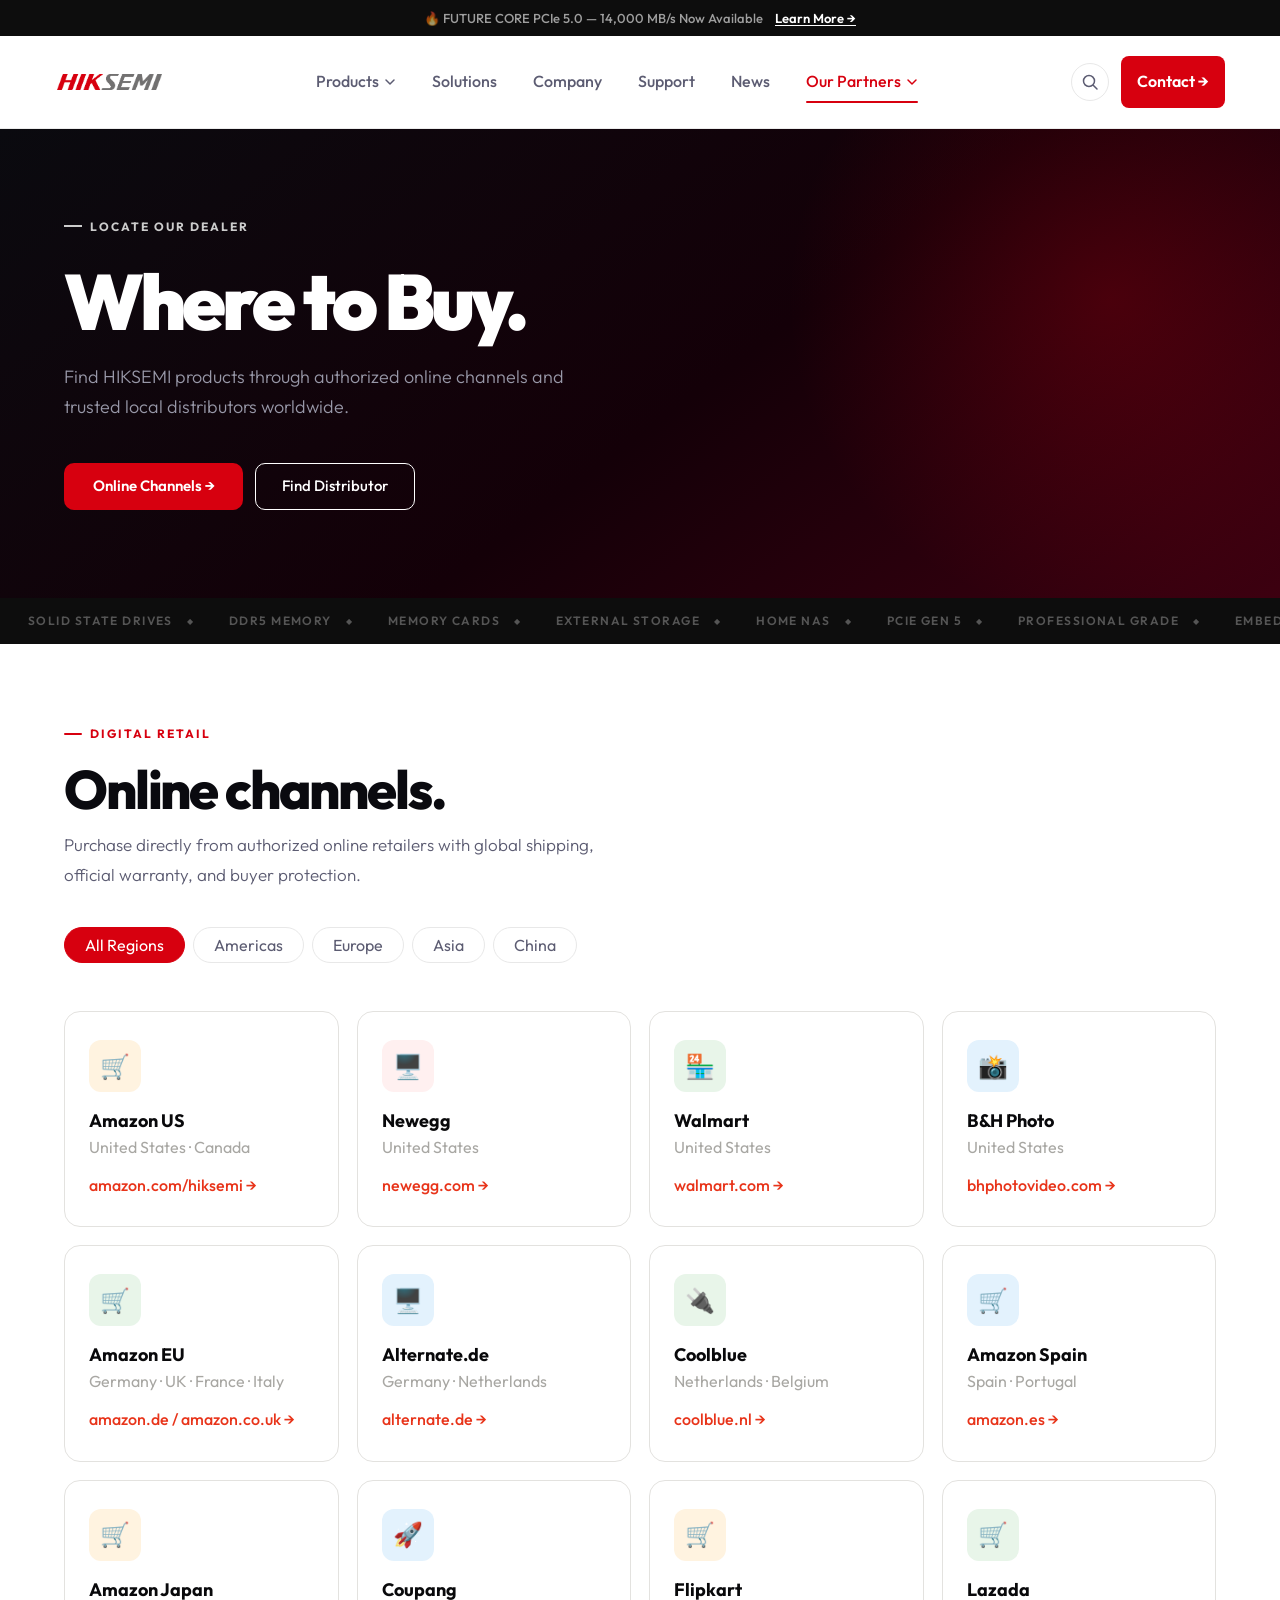
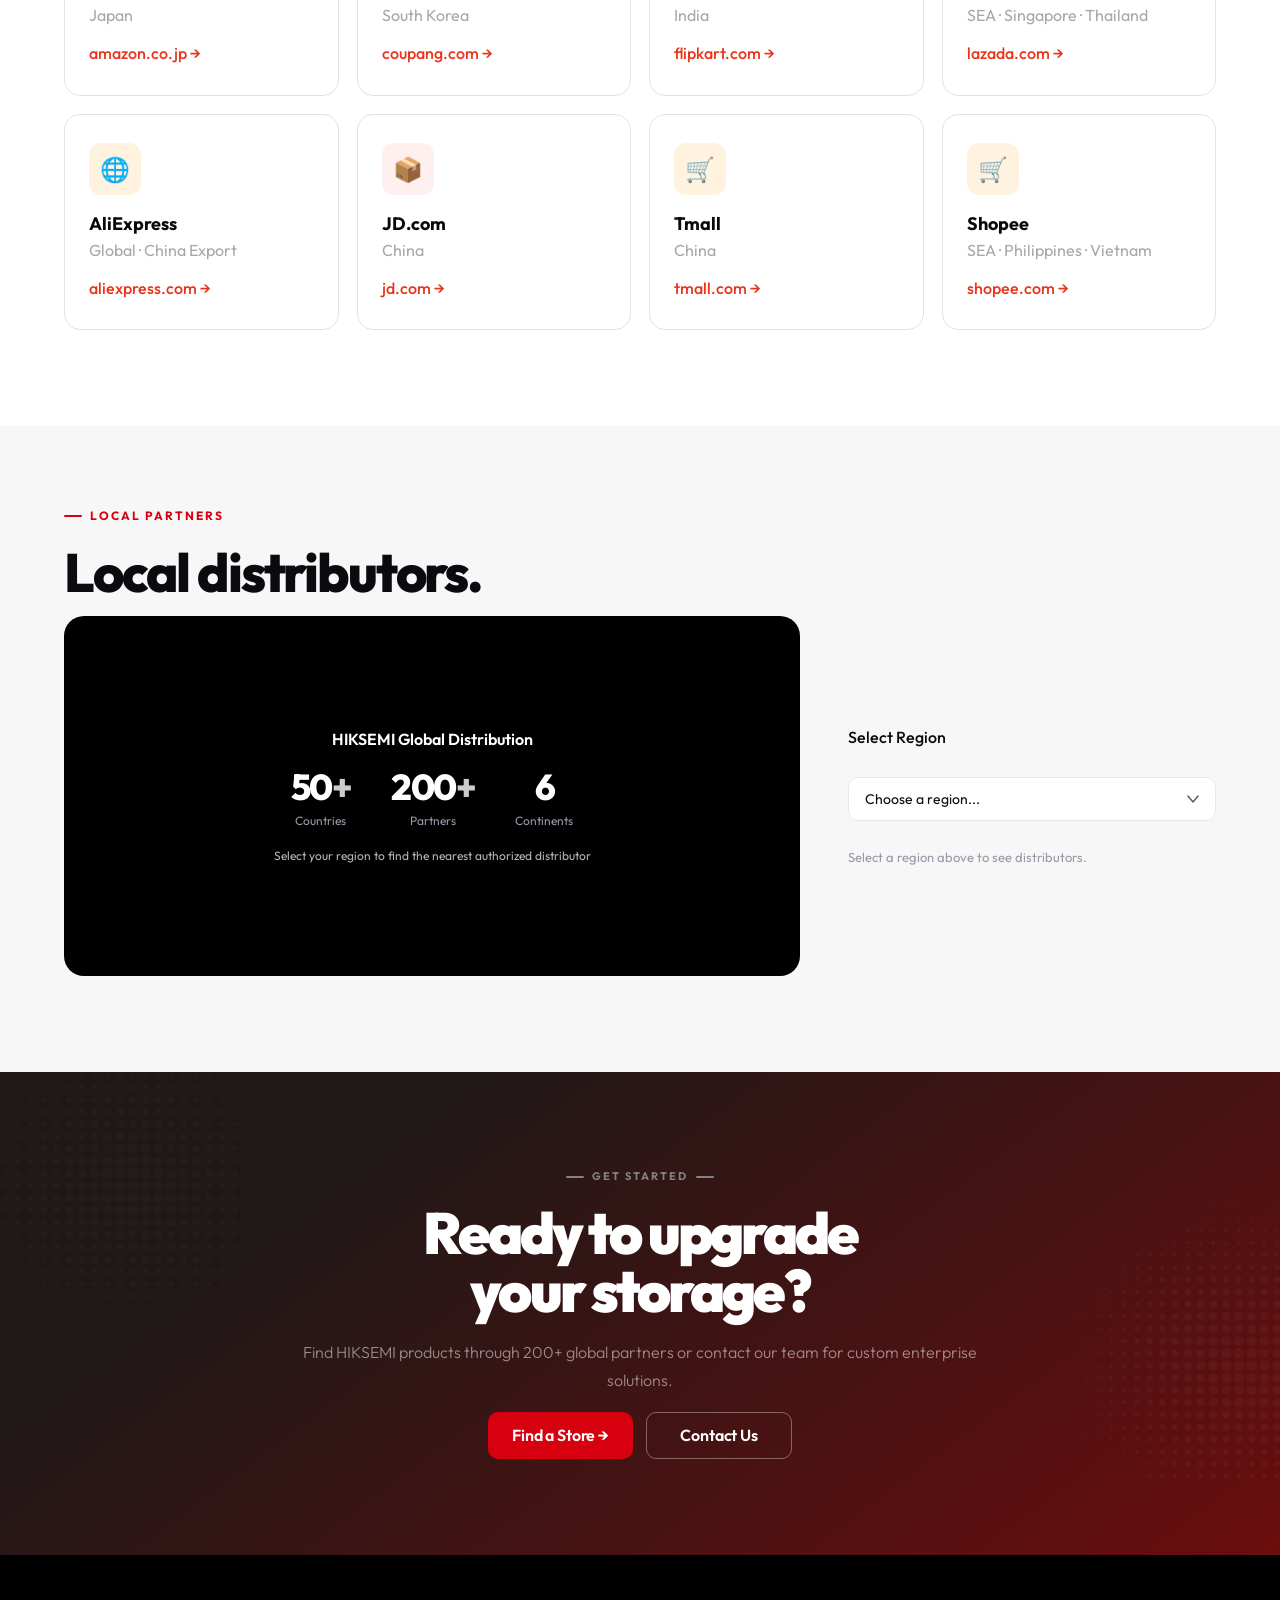
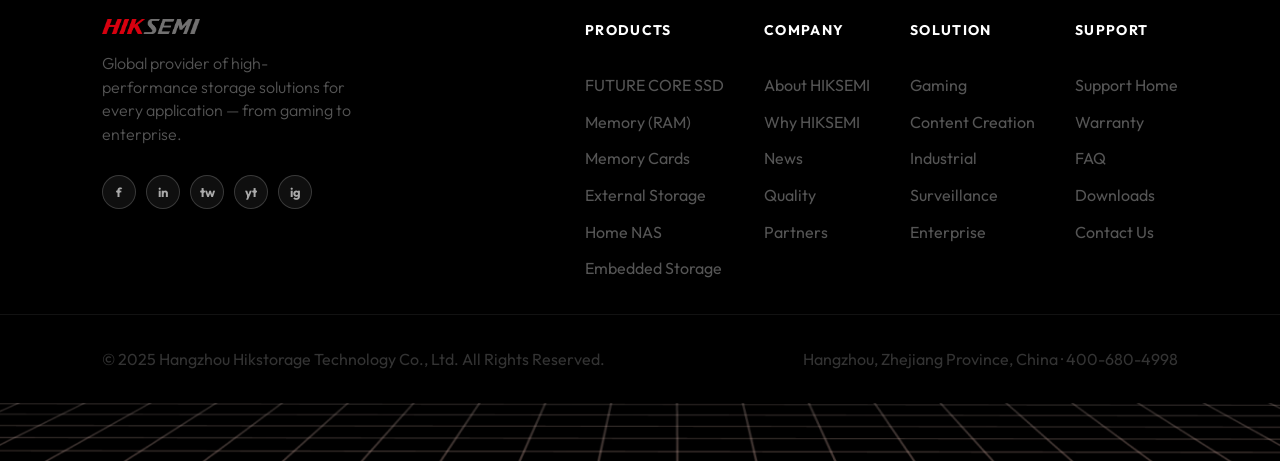
<file: where-to-buy.html>
﻿<!DOCTYPE html>
<html lang="en">
<head>
  <meta charset="UTF-8" />
  <meta name="viewport" content="width=device-width, initial-scale=1.0" />
  <title>Where to Buy – HIKSEMI</title>
  <link rel="preconnect" href="https://fonts.googleapis.com" />
  <link rel="preconnect" href="https://fonts.gstatic.com" crossorigin />
  <link href="https://fonts.googleapis.com/css2?family=Outfit:wght@300;400;500;600;700;800;900&display=swap" rel="stylesheet" />
  <link rel="stylesheet" href="css/styles.css" />
  <style>
    body { font-family: 'Outfit', sans-serif; background: #fff; color: #0a0a0f; }
    /* ── LAYOUT ── */
    .sec-wrap { max-width: 1792px; margin: 0 auto; padding: 0 64px; }

    /* ── HERO ── */
    .wtb-hero {
      background: linear-gradient(143deg, #0a0a0f 0%, #140008 55%, #3d0010 100%);
      padding: 88px 0;
      position: relative;
      overflow: hidden;
    }
    .wtb-hero::after {
      content: '';
      position: absolute;
      top: -180px; right: -180px;
      width: 700px; height: 700px;
      background: radial-gradient(circle, rgba(215,0,15,0.22) 0%, transparent 65%);
      pointer-events: none;
    }
    .wtb-hero-inner { position: relative; }
    .wtb-hero-eyebrow {
      display: flex;
      align-items: center;
      gap: 8px;
      font-family: 'Outfit', sans-serif;
      font-size: 12px;
      font-weight: 700;
      color: #ccc;
      letter-spacing: 1.9775px;
      text-transform: uppercase;
      margin-bottom: 26px;
    }
    .wtb-hero-eyebrow::before {
      content: '';
      display: inline-block;
      width: 18px;
      height: 2px;
      background: #ccc;
      flex-shrink: 0;
    }
    .wtb-hero-heading {
      font-family: 'Outfit', sans-serif;
      font-size: 78px;
      font-weight: 900;
      color: #fff;
      line-height: 1.0;
      letter-spacing: -3.9px;
      margin-bottom: 22px;
    }
    .wtb-hero-sub {
      font-family: 'Outfit', sans-serif;
      font-size: 18px;
      font-weight: 300;
      color: #9898a8;
      line-height: 1.7;
      max-width: 560px;
      margin-bottom: 40px;
    }
    .wtb-hero-btns { display: flex; gap: 12px; flex-wrap: wrap; align-items: center; }
    .wtb-btn-primary {
      background: #d7000f;
      color: #fff;
      font-family: 'Outfit', sans-serif;
      font-weight: 600;
      font-size: 15px;
      width: 179px;
      height: 47px;
      border-radius: 10px;
      text-decoration: none;
      display: inline-flex;
      align-items: center;
      justify-content: center;
      transition: background 0.2s;
    }
    .wtb-btn-primary:hover { background: #b5000d; }
    .wtb-btn-outline {
      background: transparent;
      color: #fff;
      font-family: 'Outfit', sans-serif;
      font-weight: 500;
      font-size: 15px;
      width: 160px;
      height: 47px;
      border-radius: 10px;
      border: 1px solid #fff;
      text-decoration: none;
      display: inline-flex;
      align-items: center;
      justify-content: center;
      transition: background 0.2s;
    }
    .wtb-btn-outline:hover { background: rgba(255,255,255,0.08); }

    /* ── MARQUEE ── */
    .marquee-strip { background: #0d0d0d; height: 46px; overflow: hidden; position: relative; }
    .marquee-track { display: flex; align-items: center; height: 100%; width: max-content; animation: mq-scroll 28s linear infinite; }
    .marquee-strip:hover .marquee-track { animation-play-state: paused; }
    .marquee-item { display: inline-flex; align-items: center; gap: 14px; padding: 0 8px 0 28px; }
    .marquee-text { font-weight: 600; font-size: 12px; color: #555; letter-spacing: 1.44px; text-transform: uppercase; white-space: nowrap; }
    .marquee-sep { font-weight: 400; font-size: 8px; color: #555; }
    @keyframes mq-scroll { 0% { transform: translateX(0); } 100% { transform: translateX(-50%); } }

    /* ── ONLINE CHANNELS ── */
    .wtb-channels { padding: 80px 0 96px; background: #fff; }
    .wtb-section-eyebrow {
      display: flex;
      align-items: center;
      gap: 8px;
      font-family: 'Outfit', sans-serif;
      font-size: 12px;
      font-weight: 700;
      color: #d7000f;
      letter-spacing: 1.9775px;
      text-transform: uppercase;
      margin-bottom: 18px;
    }
    .wtb-section-eyebrow::before {
      content: '';
      display: inline-block;
      width: 18px;
      height: 2px;
      background: #d7000f;
      border-radius: 1px;
      flex-shrink: 0;
    }
    .wtb-section-heading {
      font-family: 'Outfit', sans-serif;
      font-size: 54px;
      font-weight: 800;
      color: #0a0a0f;
      letter-spacing: -2.16px;
      line-height: 56.7px;
      margin-bottom: 12px;
    }
    .wtb-section-desc {
      font-family: 'Outfit', sans-serif;
      font-size: 17px;
      font-weight: 300;
      color: #5c5c72;
      line-height: 30.6px;
      max-width: 560px;
      margin-bottom: 36px;
    }
    .wtb-region-filters {
      display: flex;
      gap: 8px;
      flex-wrap: wrap;
      margin-bottom: 48px;
    }
    .wtb-filter {
      height: 36px;
      padding: 0 20px;
      font-family: 'Outfit', sans-serif;
      font-size: 16px;
      font-weight: 400;
      border-radius: 100px;
      border: 1px solid #e8e8e8;
      background: #fff;
      color: #5c5c72;
      cursor: pointer;
      transition: all 0.18s;
    }
    .wtb-filter.active { background: #d7000f; color: #fff; border-color: #d7000f; }
    .wtb-filter:hover:not(.active) { border-color: #d7000f; color: #d7000f; }

    .wtb-channels-grid {
      display: grid;
      grid-template-columns: repeat(4, 1fr);
      gap: 18px;
    }
    .wtb-channel-card {
      border: 1px solid #e3e2df;
      border-radius: 16px;
      padding: 28px 24px;
      display: flex;
      flex-direction: column;
      min-height: 208px;
      background: #fff;
      text-decoration: none;
      transition: border-color 0.2s, box-shadow 0.2s, transform 0.2s;
    }
    .wtb-channel-card:hover {
      border-color: #d7000f;
      box-shadow: 0 6px 24px rgba(0,0,0,0.07);
      transform: translateY(-2px);
    }
    .wtb-channel-logo {
      width: 52px;
      height: 52px;
      border-radius: 12px;
      display: flex;
      align-items: center;
      justify-content: center;
      font-size: 24px;
      margin-bottom: 16px;
      flex-shrink: 0;
    }
    .wtb-channel-name {
      font-family: 'Outfit', sans-serif;
      font-size: 18px;
      font-weight: 700;
      color: #09090b;
      line-height: 1.42;
      margin-bottom: 4px;
    }
    .wtb-channel-region {
      font-family: 'Outfit', sans-serif;
      font-size: 16px;
      font-weight: 400;
      color: #a8a7a3;
      line-height: 1.2;
    }
    .wtb-channel-url {
      font-family: 'Outfit', sans-serif;
      font-size: 16px;
      font-weight: 500;
      color: #e8341a;
      margin-top: auto;
      padding-top: 16px;
    }

    /* ── LOCAL DISTRIBUTORS ── */
    .wtb-dist { padding: 80px 0 96px; background: #f7f7f7; }
    .wtb-dist-inner {
      display: grid;
      grid-template-columns: 2fr 1fr;
      gap: 48px;
      align-items: center;
      margin-top: 16px;
    }
    .wtb-dist-card {
      background: #000;
      border-radius: 20px;
      height: 360px;
      position: relative;
      overflow: hidden;
      display: flex;
      align-items: center;
      justify-content: center;
    }
    .wtb-dist-card::before {
      content: '';
      position: absolute;
      inset: 0;
      background: url('https://www.figma.com/api/mcp/asset/3d3090df-bda7-450e-afce-85156682892d') center/cover no-repeat;
      opacity: 0.16;
    }
    .wtb-dist-card-inner {
      position: relative;
      display: flex;
      flex-direction: column;
      align-items: center;
      gap: 16px;
      width: 339px;
      text-align: center;
    }
    .wtb-dist-card-title {
      font-family: 'Outfit', sans-serif;
      font-size: 16px;
      font-weight: 600;
      color: #fff;
    }
    .wtb-dist-stats {
      display: flex;
      gap: 40px;
      align-items: flex-start;
    }
    .wtb-dist-stat { text-align: center; }
    .wtb-dist-stat-num {
      font-family: 'Outfit', sans-serif;
      font-size: 36px;
      font-weight: 800;
      color: #fff;
      letter-spacing: -1.44px;
      line-height: 1;
    }
    .wtb-stat-plus { color: #ccc; }
    .wtb-dist-stat-lbl {
      font-family: 'Outfit', sans-serif;
      font-size: 12px;
      font-weight: 400;
      color: #9898a8;
      margin-top: 6px;
    }
    .wtb-dist-sublabel {
      font-family: 'Outfit', sans-serif;
      font-size: 12px;
      font-weight: 400;
      color: #b9b4b4;
    }
    .wtb-dist-selector {
      display: flex;
      flex-direction: column;
      gap: 26px;
    }
    .wtb-dist-selector-label {
      font-family: 'Outfit', sans-serif;
      font-size: 16px;
      font-weight: 500;
      color: #0a0a0f;
    }
    .wtb-dist-select {
      width: 100%;
      height: 44px;
      background: #fff;
      border: 1px solid #e8e8e8;
      border-radius: 10px;
      padding: 0 40px 0 16px;
      font-family: 'Outfit', sans-serif;
      font-size: 14px;
      color: #0a0a0f;
      outline: none;
      appearance: none;
      background-image: url("data:image/svg+xml,%3Csvg width='12' height='8' viewBox='0 0 12 8' fill='none' xmlns='http://www.w3.org/2000/svg'%3E%3Cpath d='M1 1L6 7L11 1' stroke='%235c5c72' stroke-width='1.5' stroke-linecap='round' stroke-linejoin='round'/%3E%3C/svg%3E");
      background-repeat: no-repeat;
      background-position: right 16px center;
      cursor: pointer;
      transition: border-color 0.2s;
    }
    .wtb-dist-select:focus { border-color: #d7000f; }
    .wtb-dist-selector-note {
      font-family: 'Outfit', sans-serif;
      font-size: 13px;
      font-weight: 400;
      color: #9898a8;
    }

    /* ── RESPONSIVE ── */
    @media (max-width: 1200px) {
      .wtb-channels-grid { grid-template-columns: repeat(3, 1fr); }
      .wtb-dist-inner { grid-template-columns: 1fr; }
    }
    @media (max-width: 992px) {
      .wtb-hero-heading { font-size: 52px; }
      .wtb-section-heading { font-size: 36px; }
      .wtb-channels-grid { grid-template-columns: repeat(2, 1fr); }
    }
    @media (max-width: 768px) {
      .wtb-hero-heading { font-size: 40px; }
      .wtb-cta-heading { font-size: 36px; }
      .wtb-channels-grid { grid-template-columns: repeat(2, 1fr); }
      .wtb-dist-stats { gap: 20px; }
    }
    @media (max-width: 480px) {
      .wtb-hero-heading { font-size: 32px; }
      .wtb-channels-grid { grid-template-columns: 1fr 1fr; }
      .wtb-hero-btns { flex-direction: column; }
    }
  </style>
</head>
<body>

  <!-- ============ ANNOUNCE BAR ============ -->
  <div class="announce-bar">
    <p>🔥 FUTURE CORE PCIe 5.0 — 14,000 MB/s Now Available</p>
    <a href="product-details.html">Learn More →</a>
  </div>

    <!-- ============ NAVBAR ============ -->
  <nav class="navbar">
    <div class="nav-wrap">
      <a href="index.html" class="nav-logo">
        <img src="images/logo.png" alt="HIKSEMI" />
      </a>
      <div class="nav-links">
        <div class="nav-item">
          <a href="products.html" class="nav-link">
            Products
            <svg class="chev" viewBox="0 0 12 12" fill="none"><path d="M2 4L6 8L10 4" stroke="currentColor" stroke-width="1.5" stroke-linecap="round" stroke-linejoin="round"/></svg>
          </a>
          <div class="mega-menu">
            <div class="mega-sidebar">
              <div class="mega-sidebar-item active" data-cat="ssd">
                <div class="mega-sb-icon" style="background:#f7f7f7;">&#128190;</div>
                <span>Solid State Drives</span>
              </div>
              <div class="mega-sidebar-item" data-cat="memory">
                <div class="mega-sb-icon" style="background:#f2f2f2;">&#129504;</div>
                <span>Memory (RAM)</span>
              </div>
              <div class="mega-sidebar-item" data-cat="cards">
                <div class="mega-sb-icon" style="background:#f2f2f2;">&#128247;</div>
                <span>Memory Cards</span>
              </div>
              <div class="mega-sidebar-item" data-cat="external">
                <div class="mega-sb-icon" style="background:#f2f2f2;">&#128188;</div>
                <span>External Storage</span>
              </div>
              <div class="mega-sidebar-item" data-cat="nas">
                <div class="mega-sb-icon" style="background:#f2f2f2;">&#127968;</div>
                <span>Home NAS</span>
              </div>
              <div class="mega-sidebar-item" data-cat="embedded">
                <div class="mega-sb-icon" style="background:#f2f2f2;">&#9881;&#65039;</div>
                <span>Embedded Storage</span>
              </div>
            </div>
            <div class="mega-body">
              <div class="mega-cat-header">Solid State Drives</div>
              <div class="mega-links-grid">
                <a href="product-details.html" class="mega-link-item">
                  <div class="mega-link-icon-box" style="background:#121212;">&#128190;</div>
                  <div class="mega-link-info">
                    <div class="mega-link-name">FUTURE CORE</div>
                    <div class="mega-link-sub">PCIe 5.0 NVMe</div>
                    <span class="mega-link-badge">NEW</span>
                  </div>
                </a>
                <a href="products.html" class="mega-link-item">
                  <div class="mega-link-icon-box" style="background:#121212;">&#128190;</div>
                  <div class="mega-link-info">
                    <div class="mega-link-name">FUTURE PRO</div>
                    <div class="mega-link-sub">PCIe 4.0 NVMe</div>
                  </div>
                </a>
                <a href="products.html" class="mega-link-item">
                  <div class="mega-link-icon-box" style="background:#121212;">&#128190;</div>
                  <div class="mega-link-info">
                    <div class="mega-link-name">FUTURE</div>
                    <div class="mega-link-sub">PCIe 4.0 NVMe</div>
                  </div>
                </a>
                <a href="products.html" class="mega-link-item">
                  <div class="mega-link-icon-box" style="background:#121212;">&#128190;</div>
                  <div class="mega-link-info">
                    <div class="mega-link-name">FUTURE ECO</div>
                    <div class="mega-link-sub">PCIe 3.0 NVMe</div>
                  </div>
                </a>
                <a href="products.html" class="mega-link-item">
                  <div class="mega-link-icon-box" style="background:#ededed;">&#128191;</div>
                  <div class="mega-link-info">
                    <div class="mega-link-name">WAVE(S) SATA</div>
                    <div class="mega-link-sub">SATA III 2.5&quot;</div>
                  </div>
                </a>
                <a href="products.html" class="mega-link-item">
                  <div class="mega-link-icon-box" style="background:#121212;">&#128295;</div>
                  <div class="mega-link-info">
                    <div class="mega-link-name">D300 Pro Enterprise</div>
                    <div class="mega-link-sub">Enterprise PCIe</div>
                  </div>
                </a>
              </div>
              <div class="mega-footer-bar">
                <span class="mega-footer-text">180+ products across all categories</span>
                <a href="products.html" class="mega-footer-link">View All Products &#8594;</a>
              </div>
            </div>
          </div>
        </div>
        <div class="nav-item"><a href="solutions.html" class="nav-link">Solutions</a></div>
        <div class="nav-item"><a href="company.html" class="nav-link">Company</a></div>
        <div class="nav-item"><a href="support.html" class="nav-link">Support</a></div>
        <div class="nav-item"><a href="news.html" class="nav-link">News</a></div>
        <div class="nav-item">
          <a href="where-to-buy.html" class="nav-link active">
            Our Partners
            <svg class="chev" viewBox="0 0 12 12" fill="none"><path d="M2 4L6 8L10 4" stroke="currentColor" stroke-width="1.5" stroke-linecap="round" stroke-linejoin="round"/></svg>
          </a>
          <div class="partners-drop">
            <div class="ptn-sidebar">
              <a href="become-a-dealer.html" class="ptn-item">
                <div class="ptn-icon-box">
                  <svg width="18" height="18" viewBox="0 0 24 24" fill="none" stroke="#5c5c72" stroke-width="1.5" stroke-linecap="round" stroke-linejoin="round"><path d="M17 21v-2a4 4 0 0 0-4-4H5a4 4 0 0 0-4 4v2"/><circle cx="9" cy="7" r="4"/><path d="M23 21v-2a4 4 0 0 0-3-3.87"/><path d="M16 3.13a4 4 0 0 1 0 7.75"/></svg>
                </div>
                <span class="ptn-label">Become a Dealer</span>
              </a>
              <a href="where-to-buy.html" class="ptn-item">
                <div class="ptn-icon-box">
                  <svg width="18" height="18" viewBox="0 0 24 24" fill="none" stroke="#5c5c72" stroke-width="1.5" stroke-linecap="round" stroke-linejoin="round"><path d="M21 10c0 7-9 13-9 13s-9-6-9-13a9 9 0 0 1 18 0z"/><circle cx="12" cy="10" r="3"/></svg>
                </div>
                <span class="ptn-label">Locate our Dealer</span>
              </a>
            </div>
            <div class="ptn-featured">
              <div class="ptn-card">
                <div class="ptn-card-top">
                  <div class="ptn-card-eyebrow">New Launch &#8212; PCIe Gen 5</div>
                  <div class="ptn-card-title">FUTURE CORE</div>
                </div>
                <div class="ptn-card-emoji">&#128190;</div>
                <a href="product-details.html" class="ptn-card-link">View Full Specs &#8594;</a>
              </div>
            </div>
          </div>
        </div>
      </div>
      <div class="nav-actions">
        <a href="search.html" class="nav-search-btn" aria-label="Search">
          <svg width="18" height="18" viewBox="0 0 18 18" fill="none"><circle cx="8" cy="8" r="5.5" stroke="#5c5c72" stroke-width="1.5"/><path d="M12.5 12.5L16 16" stroke="#5c5c72" stroke-width="1.5" stroke-linecap="round"/></svg>
        </a>
        <a href="contact.html" class="nav-contact-btn">Contact &#8594;</a>
      </div>
    </div>
  </nav>

  <!-- ============ HERO ============ -->
  <section class="wtb-hero">
    <div class="sec-wrap wtb-hero-inner">
      <div class="wtb-hero-eyebrow">Locate our Dealer</div>
      <h1 class="wtb-hero-heading">Where to Buy.</h1>
      <p class="wtb-hero-sub">Find HIKSEMI products through authorized online channels and trusted local distributors worldwide.</p>
      <div class="wtb-hero-btns">
        <a href="#online-channels" class="wtb-btn-primary">Online Channels →</a>
        <a href="#local-distributors" class="wtb-btn-outline">Find Distributor</a>
      </div>
    </div>
  </section>

  <!-- ============ MARQUEE ============ -->
  <div class="marquee-strip">
    <div class="marquee-track">
      <div class="marquee-item"><span class="marquee-text">Solid State Drives</span><span class="marquee-sep">◆</span></div>
      <div class="marquee-item"><span class="marquee-text">DDR5 Memory</span><span class="marquee-sep">◆</span></div>
      <div class="marquee-item"><span class="marquee-text">Memory Cards</span><span class="marquee-sep">◆</span></div>
      <div class="marquee-item"><span class="marquee-text">External Storage</span><span class="marquee-sep">◆</span></div>
      <div class="marquee-item"><span class="marquee-text">Home NAS</span><span class="marquee-sep">◆</span></div>
      <div class="marquee-item"><span class="marquee-text">PCIe Gen 5</span><span class="marquee-sep">◆</span></div>
      <div class="marquee-item"><span class="marquee-text">Professional Grade</span><span class="marquee-sep">◆</span></div>
      <div class="marquee-item"><span class="marquee-text">Embedded Storage</span><span class="marquee-sep">◆</span></div>
      <!-- duplicate for seamless loop -->
      <div class="marquee-item"><span class="marquee-text">Solid State Drives</span><span class="marquee-sep">◆</span></div>
      <div class="marquee-item"><span class="marquee-text">DDR5 Memory</span><span class="marquee-sep">◆</span></div>
      <div class="marquee-item"><span class="marquee-text">Memory Cards</span><span class="marquee-sep">◆</span></div>
      <div class="marquee-item"><span class="marquee-text">External Storage</span><span class="marquee-sep">◆</span></div>
      <div class="marquee-item"><span class="marquee-text">Home NAS</span><span class="marquee-sep">◆</span></div>
      <div class="marquee-item"><span class="marquee-text">PCIe Gen 5</span><span class="marquee-sep">◆</span></div>
      <div class="marquee-item"><span class="marquee-text">Professional Grade</span><span class="marquee-sep">◆</span></div>
      <div class="marquee-item"><span class="marquee-text">Embedded Storage</span><span class="marquee-sep">◆</span></div>
    </div>
  </div>


  <!-- ============ ONLINE CHANNELS ============ -->
  <section class="wtb-channels" id="online-channels">
    <div class="sec-wrap">
      <div class="wtb-section-eyebrow">Digital Retail</div>
      <h2 class="wtb-section-heading">Online channels.</h2>
      <p class="wtb-section-desc">Purchase directly from authorized online retailers with global shipping, official warranty, and buyer protection.</p>
      <div class="wtb-region-filters">
        <button class="wtb-filter active" onclick="filterRegion('all', this)">All Regions</button>
        <button class="wtb-filter" onclick="filterRegion('americas', this)">Americas</button>
        <button class="wtb-filter" onclick="filterRegion('europe', this)">Europe</button>
        <button class="wtb-filter" onclick="filterRegion('asia', this)">Asia</button>
        <button class="wtb-filter" onclick="filterRegion('china', this)">China</button>
      </div>
      <div class="wtb-channels-grid" id="channelsGrid">
        <a href="#" class="wtb-channel-card" data-region="americas">
          <div class="wtb-channel-logo" style="background:#fff3e0;">🛒</div>
          <div class="wtb-channel-name">Amazon US</div>
          <div class="wtb-channel-region">United States · Canada</div>
          <div class="wtb-channel-url">amazon.com/hiksemi →</div>
        </a>
        <a href="#" class="wtb-channel-card" data-region="americas">
          <div class="wtb-channel-logo" style="background:#fff0f0;">🖥️</div>
          <div class="wtb-channel-name">Newegg</div>
          <div class="wtb-channel-region">United States</div>
          <div class="wtb-channel-url">newegg.com →</div>
        </a>
        <a href="#" class="wtb-channel-card" data-region="americas">
          <div class="wtb-channel-logo" style="background:#e8f5e9;">🏪</div>
          <div class="wtb-channel-name">Walmart</div>
          <div class="wtb-channel-region">United States</div>
          <div class="wtb-channel-url">walmart.com →</div>
        </a>
        <a href="#" class="wtb-channel-card" data-region="americas">
          <div class="wtb-channel-logo" style="background:#e3f2fd;">📸</div>
          <div class="wtb-channel-name">B&amp;H Photo</div>
          <div class="wtb-channel-region">United States</div>
          <div class="wtb-channel-url">bhphotovideo.com →</div>
        </a>
        <a href="#" class="wtb-channel-card" data-region="europe">
          <div class="wtb-channel-logo" style="background:#e8f5e9;">🛒</div>
          <div class="wtb-channel-name">Amazon EU</div>
          <div class="wtb-channel-region">Germany · UK · France · Italy</div>
          <div class="wtb-channel-url">amazon.de / amazon.co.uk →</div>
        </a>
        <a href="#" class="wtb-channel-card" data-region="europe">
          <div class="wtb-channel-logo" style="background:#e3f2fd;">🖥️</div>
          <div class="wtb-channel-name">Alternate.de</div>
          <div class="wtb-channel-region">Germany · Netherlands</div>
          <div class="wtb-channel-url">alternate.de →</div>
        </a>
        <a href="#" class="wtb-channel-card" data-region="europe">
          <div class="wtb-channel-logo" style="background:#e8f5e9;">🔌</div>
          <div class="wtb-channel-name">Coolblue</div>
          <div class="wtb-channel-region">Netherlands · Belgium</div>
          <div class="wtb-channel-url">coolblue.nl →</div>
        </a>
        <a href="#" class="wtb-channel-card" data-region="europe">
          <div class="wtb-channel-logo" style="background:#e3f2fd;">🛒</div>
          <div class="wtb-channel-name">Amazon Spain</div>
          <div class="wtb-channel-region">Spain · Portugal</div>
          <div class="wtb-channel-url">amazon.es →</div>
        </a>
        <a href="#" class="wtb-channel-card" data-region="asia">
          <div class="wtb-channel-logo" style="background:#fff3e0;">🛒</div>
          <div class="wtb-channel-name">Amazon Japan</div>
          <div class="wtb-channel-region">Japan</div>
          <div class="wtb-channel-url">amazon.co.jp →</div>
        </a>
        <a href="#" class="wtb-channel-card" data-region="asia">
          <div class="wtb-channel-logo" style="background:#e3f2fd;">🚀</div>
          <div class="wtb-channel-name">Coupang</div>
          <div class="wtb-channel-region">South Korea</div>
          <div class="wtb-channel-url">coupang.com →</div>
        </a>
        <a href="#" class="wtb-channel-card" data-region="asia">
          <div class="wtb-channel-logo" style="background:#fff3e0;">🛒</div>
          <div class="wtb-channel-name">Flipkart</div>
          <div class="wtb-channel-region">India</div>
          <div class="wtb-channel-url">flipkart.com →</div>
        </a>
        <a href="#" class="wtb-channel-card" data-region="asia">
          <div class="wtb-channel-logo" style="background:#e8f5e9;">🛒</div>
          <div class="wtb-channel-name">Lazada</div>
          <div class="wtb-channel-region">SEA · Singapore · Thailand</div>
          <div class="wtb-channel-url">lazada.com →</div>
        </a>
        <a href="#" class="wtb-channel-card" data-region="china">
          <div class="wtb-channel-logo" style="background:#fff3e0;">🌐</div>
          <div class="wtb-channel-name">AliExpress</div>
          <div class="wtb-channel-region">Global · China Export</div>
          <div class="wtb-channel-url">aliexpress.com →</div>
        </a>
        <a href="#" class="wtb-channel-card" data-region="china">
          <div class="wtb-channel-logo" style="background:#fff0f0;">📦</div>
          <div class="wtb-channel-name">JD.com</div>
          <div class="wtb-channel-region">China</div>
          <div class="wtb-channel-url">jd.com →</div>
        </a>
        <a href="#" class="wtb-channel-card" data-region="china">
          <div class="wtb-channel-logo" style="background:#fff3e0;">🛒</div>
          <div class="wtb-channel-name">Tmall</div>
          <div class="wtb-channel-region">China</div>
          <div class="wtb-channel-url">tmall.com →</div>
        </a>
        <a href="#" class="wtb-channel-card" data-region="asia">
          <div class="wtb-channel-logo" style="background:#fff3e0;">🛒</div>
          <div class="wtb-channel-name">Shopee</div>
          <div class="wtb-channel-region">SEA · Philippines · Vietnam</div>
          <div class="wtb-channel-url">shopee.com →</div>
        </a>
      </div>
    </div>
  </section>

  <!-- ============ LOCAL DISTRIBUTORS ============ -->
  <section class="wtb-dist" id="local-distributors">
    <div class="sec-wrap">
      <div class="wtb-section-eyebrow">Local Partners</div>
      <h2 class="wtb-section-heading">Local distributors.</h2>
      <div class="wtb-dist-inner">
        <div class="wtb-dist-card">
          <div class="wtb-dist-card-inner">
            <div class="wtb-dist-card-title">HIKSEMI Global Distribution</div>
            <div class="wtb-dist-stats">
              <div class="wtb-dist-stat">
                <div class="wtb-dist-stat-num">50<span class="wtb-stat-plus">+</span></div>
                <div class="wtb-dist-stat-lbl">Countries</div>
              </div>
              <div class="wtb-dist-stat">
                <div class="wtb-dist-stat-num">200<span class="wtb-stat-plus">+</span></div>
                <div class="wtb-dist-stat-lbl">Partners</div>
              </div>
              <div class="wtb-dist-stat">
                <div class="wtb-dist-stat-num">6</div>
                <div class="wtb-dist-stat-lbl">Continents</div>
              </div>
            </div>
            <div class="wtb-dist-sublabel">Select your region to find the nearest authorized distributor</div>
          </div>
        </div>
        <div class="wtb-dist-selector">
          <div class="wtb-dist-selector-label">Select Region</div>
          <select class="wtb-dist-select">
            <option value="">Choose a region...</option>
            <option>Asia Pacific</option>
            <option>Europe</option>
            <option>Americas</option>
            <option>Middle East &amp; Africa</option>
            <option>China</option>
          </select>
          <p class="wtb-dist-selector-note">Select a region above to see distributors.</p>
        </div>
      </div>
    </div>
  </section>

  <!-- ============ CTA ============ -->


  <!-- ============ CTA ============ -->
  <section class="site-cta">
    <div class="site-cta-dot site-cta-dot-l"><img src="images/dot-pattern.png" alt="" /></div>
    <div class="site-cta-dot site-cta-dot-r"><img src="images/dot-pattern.png" alt="" /></div>
    <div class="site-cta-inner">
      <div class="site-cta-eyebrow">Get Started</div>
      <h2 class="site-cta-heading">Ready to upgrade<br>your storage?</h2>
      <p class="site-cta-desc">Find HIKSEMI products through 200+ global partners or contact our team for custom enterprise solutions.</p>
      <div class="site-cta-btns">
        <a href="where-to-buy.html" class="site-cta-btn-primary">Find a Store →</a>
        <a href="contact.html" class="site-cta-btn-outline">Contact Us</a>
      </div>
    </div>
  </section>
  <footer class="footer">
    <div class="footer-main">
      <div class="footer-brand">
        <div class="footer-logo">
          <img src="images/logo.png" alt="HIKSEMI" />
        </div>
        <p class="footer-tagline">Global provider of high-performance storage solutions for every application — from gaming to enterprise.</p>
        <div class="footer-socials">
          <a href="#" class="footer-social-btn">f</a>
          <a href="#" class="footer-social-btn">in</a>
          <a href="#" class="footer-social-btn">tw</a>
          <a href="#" class="footer-social-btn">yt</a>
          <a href="#" class="footer-social-btn">ig</a>
        </div>
      </div>
      <div class="footer-cols">
        <div class="footer-col">
          <div class="footer-col-title">Products</div>
          <div class="footer-col-links">
            <a href="product-details.html">FUTURE CORE SSD</a>
            <a href="products.html">Memory (RAM)</a>
            <a href="products.html">Memory Cards</a>
            <a href="products.html">External Storage</a>
            <a href="products.html">Home NAS</a>
            <a href="products.html">Embedded Storage</a>
          </div>
        </div>
        <div class="footer-col">
          <div class="footer-col-title">Company</div>
          <div class="footer-col-links">
            <a href="company.html">About HIKSEMI</a>
            <a href="company.html">Why HIKSEMI</a>
            <a href="#">News</a>
            <a href="company.html">Quality</a>
            <a href="where-to-buy.html">Partners</a>
          </div>
        </div>
        <div class="footer-col">
          <div class="footer-col-title">Solution</div>
          <div class="footer-col-links">
            <a href="solutions.html">Gaming</a>
            <a href="solutions.html">Content Creation</a>
            <a href="solutions.html">Industrial</a>
            <a href="solutions.html">Surveillance</a>
            <a href="solutions.html">Enterprise</a>
          </div>
        </div>
        <div class="footer-col">
          <div class="footer-col-title">Support</div>
          <div class="footer-col-links">
            <a href="support.html">Support Home</a>
            <a href="support.html">Warranty</a>
            <a href="support.html">FAQ</a>
            <a href="support.html">Downloads</a>
            <a href="contact.html">Contact Us</a>
          </div>
        </div>
      </div>
    </div>
    <div class="footer-bottom-bar">
      <span class="footer-copy">© 2025 Hangzhou Hikstorage Technology Co., Ltd. All Rights Reserved.</span>
      <span class="footer-contact-info">Hangzhou, Zhejiang Province, China · 400-680-4998</span>
    </div>
    <img src="images/footer-decoration.png" alt="" class="footer-decoration" />
  </footer>

  <script>
    function filterRegion(region, btn) {
      document.querySelectorAll('.wtb-filter').forEach(b => b.classList.remove('active'));
      btn.classList.add('active');
      const cards = document.querySelectorAll('.wtb-channel-card');
      cards.forEach(card => {
        if (region === 'all' || card.dataset.region === region) {
          card.style.display = 'flex';
        } else {
          card.style.display = 'none';
        }
      });
    }
  </script>

  <script src="js/search.js"></script>
</body>
</html>
</file>
<file: css/styles.css>
/* ================================================
   HIKSEMI - Shared Stylesheet
   Colors: Red #CC0000 | Dark #0A0A0A | White #FFFFFF
   Font: Barlow (Google Fonts)
   ================================================ */

@import url('https://fonts.googleapis.com/css2?family=Barlow:wght@300;400;500;600;700;800;900&family=Barlow+Condensed:wght@600;700;800;900&family=Outfit:wght@300;400;500;600;700;800;900&display=swap');

/* === RESET === */
*, *::before, *::after { box-sizing: border-box; margin: 0; padding: 0; }
html { scroll-behavior: smooth; }
img { max-width: 100%; display: block; }
a { text-decoration: none; color: inherit; }
ul, ol { list-style: none; }
button { cursor: pointer; font-family: inherit; }
input, textarea, select { font-family: inherit; }

/* === VARIABLES === */
:root {
  --red: #CC0000;
  --red-dark: #a30000;
  --black: #0A0A0A;
  --dark: #1a1a1a;
  --gray-50: #FAFAFA;
  --gray-100: #F5F5F5;
  --gray-200: #E8E8E8;
  --gray-300: #D4D4D4;
  --gray-400: #AAAAAA;
  --gray-600: #666666;
  --text: #222222;
  --white: #FFFFFF;
  --container: 1240px;
  --gap: 80px;
  --radius: 4px;
}

/* === BASE === */
body {
  font-family: 'Barlow', sans-serif;
  color: var(--text);
  background: var(--white);
  line-height: 1.6;
  font-size: 16px;
}

/* === CONTAINER === */
.container {
  width: 100%;
  max-width: var(--container);
  margin: 0 auto;
  padding: 0 24px;
}

/* === TYPOGRAPHY === */
h1, h2, h3, h4 { line-height: 1.1; font-weight: 800; }

.section-tag {
  display: inline-flex;
  align-items: center;
  gap: 10px;
  font-size: 11px;
  font-weight: 700;
  letter-spacing: 2px;
  text-transform: uppercase;
  color: var(--red);
  margin-bottom: 12px;
}
.section-tag::before {
  content: '';
  display: block;
  width: 24px;
  height: 2px;
  background: var(--red);
  flex-shrink: 0;
}

.section-title {
  font-size: clamp(28px, 4vw, 48px);
  font-weight: 900;
  color: var(--dark);
  line-height: 1.05;
}
.section-title-white { color: var(--white); }

.section-desc {
  font-size: 16px;
  color: var(--gray-600);
  line-height: 1.7;
  max-width: 560px;
}

/* === BUTTONS === */
.btn {
  display: inline-flex;
  align-items: center;
  gap: 8px;
  padding: 12px 28px;
  font-weight: 600;
  font-size: 14px;
  border-radius: var(--radius);
  transition: all 0.2s ease;
  border: 2px solid transparent;
  letter-spacing: 0.3px;
}
.btn-red {
  background: var(--red);
  color: var(--white);
  border-color: var(--red);
}
.btn-red:hover { background: var(--red-dark); border-color: var(--red-dark); }

.btn-white-outline {
  background: transparent;
  color: var(--white);
  border-color: rgba(255,255,255,0.6);
}
.btn-white-outline:hover { background: rgba(255,255,255,0.1); border-color: var(--white); }

.btn-dark-outline {
  background: transparent;
  color: var(--dark);
  border-color: var(--gray-300);
}
.btn-dark-outline:hover { border-color: var(--dark); }

.btn-sm { padding: 9px 20px; font-size: 13px; }


/* === PAGE HERO (dark red gradient) === */
.page-hero {
  background: linear-gradient(160deg, #0A0A0A 0%, #1a0000 45%, #8B0000 80%, var(--red) 100%);
  padding: 80px 0 90px;
  position: relative;
  overflow: hidden;
}
.page-hero::after {
  content: '';
  position: absolute;
  bottom: 0; left: 0; right: 0;
  height: 3px;
  background: var(--red);
}
.page-hero .section-tag { color: rgba(255,255,255,0.55); }
.page-hero .section-tag::before { background: rgba(255,255,255,0.4); }
.page-hero-title {
  font-size: clamp(40px, 6vw, 72px);
  font-weight: 900;
  color: var(--white);
  line-height: 1.0;
  max-width: 640px;
}
.page-hero-sub {
  margin-top: 16px;
  font-size: 16px;
  color: rgba(255,255,255,0.65);
  max-width: 480px;
  line-height: 1.6;
}

/* === BREADCRUMB === */
.breadcrumb {
  display: flex;
  align-items: center;
  gap: 8px;
  font-size: 13px;
  color: rgba(255,255,255,0.5);
  margin-bottom: 20px;
}
.breadcrumb a { color: rgba(255,255,255,0.6); }
.breadcrumb a:hover { color: var(--white); }
.breadcrumb-sep { font-size: 10px; opacity: 0.4; }

/* === RED DIVIDER === */
.red-bar {
  width: 100%;
  height: 3px;
  background: var(--red);
  display: block;
}

/* === TABS === */
.tab-bar {
  display: flex;
  border-bottom: 2px solid var(--gray-200);
  overflow-x: auto;
  scrollbar-width: none;
  gap: 0;
}
.tab-bar::-webkit-scrollbar { display: none; }
.tab-btn {
  padding: 14px 28px;
  font-size: 14px;
  font-weight: 600;
  color: var(--gray-600);
  background: none;
  border: none;
  border-bottom: 3px solid transparent;
  margin-bottom: -2px;
  white-space: nowrap;
  transition: all 0.2s;
}
.tab-btn:hover { color: var(--dark); }
.tab-btn.active { color: var(--red); border-bottom-color: var(--red); }

/* === PRODUCT CARD === */
.product-card {
  border: 1px solid var(--gray-200);
  border-radius: var(--radius);
  padding: 20px 16px;
  background: var(--white);
  transition: box-shadow 0.25s, border-color 0.25s, transform 0.25s;
  display: flex;
  flex-direction: column;
}
.product-card:hover {
  border-color: var(--red);
  box-shadow: 0 6px 24px rgba(0,0,0,0.09);
  transform: translateY(-2px);
}
.product-card-img {
  aspect-ratio: 4/3;
  background: var(--gray-100);
  border-radius: var(--radius);
  display: flex;
  align-items: center;
  justify-content: center;
  overflow: hidden;
  margin-bottom: 14px;
}
.product-card-img img { object-fit: contain; width: 80%; height: 80%; }
.product-card-tag {
  font-size: 10px;
  font-weight: 700;
  letter-spacing: 1.5px;
  text-transform: uppercase;
  color: var(--red);
  margin-bottom: 5px;
}
.product-card-name {
  font-size: 15px;
  font-weight: 700;
  color: var(--dark);
  margin-bottom: 6px;
  line-height: 1.3;
}
.product-card-spec {
  font-size: 12px;
  color: var(--gray-600);
  line-height: 1.5;
  flex: 1;
}
.product-card-more {
  margin-top: 14px;
  font-size: 13px;
  font-weight: 600;
  color: var(--red);
  display: inline-flex;
  align-items: center;
  gap: 5px;
}
.product-card-more:hover { gap: 8px; }

/* === PRODUCT GRID === */
.product-grid {
  display: grid;
  grid-template-columns: repeat(4, 1fr);
  gap: 20px;
}

/* === ICON BOX (features) === */
.icon-box { display: flex; align-items: flex-start; gap: 16px; }
.icon-box-icon {
  width: 44px;
  height: 44px;
  background: rgba(204,0,0,0.08);
  border-radius: 8px;
  display: flex;
  align-items: center;
  justify-content: center;
  flex-shrink: 0;
  color: var(--red);
  font-size: 20px;
}
.icon-box-text h4 { font-size: 15px; font-weight: 700; margin-bottom: 4px; color: var(--dark); }
.icon-box-text p { font-size: 13px; color: var(--gray-600); line-height: 1.5; }

/* === STAT BOX === */
.stat { display: flex; flex-direction: column; }
.stat-number {
  font-size: clamp(32px, 5vw, 56px);
  font-weight: 900;
  color: var(--dark);
  line-height: 1;
}
.stat-number span { color: var(--red); }
.stat-label { font-size: 14px; color: var(--gray-600); margin-top: 4px; }

/* === FORM === */
.form-group { margin-bottom: 16px; }
.form-label {
  display: block;
  font-size: 13px;
  font-weight: 600;
  color: var(--dark);
  margin-bottom: 6px;
}
.form-control {
  width: 100%;
  padding: 11px 14px;
  border: 1.5px solid var(--gray-300);
  border-radius: var(--radius);
  font-size: 14px;
  color: var(--dark);
  background: var(--white);
  transition: border-color 0.2s;
  outline: none;
}
.form-control:focus { border-color: var(--red); }
.form-control::placeholder { color: var(--gray-400); }
textarea.form-control { resize: vertical; min-height: 120px; }
select.form-control { appearance: none; background-image: url("data:image/svg+xml,%3Csvg xmlns='http://www.w3.org/2000/svg' width='12' height='7' viewBox='0 0 12 7'%3E%3Cpath d='M1 1l5 5 5-5' stroke='%23666' stroke-width='1.5' fill='none' stroke-linecap='round'/%3E%3C/svg%3E"); background-repeat: no-repeat; background-position: right 14px center; padding-right: 36px; }

/* === CTA SECTION === */
.cta-section {
  background: linear-gradient(160deg, #0A0A0A 0%, #1a0000 50%, #8B0000 80%, var(--red) 100%);
  padding: 90px 0;
  text-align: center;
  position: relative;
  overflow: hidden;
}
.cta-section::before {
  content: '';
  position: absolute;
  inset: 0;
  background: radial-gradient(ellipse at 50% 50%, rgba(204,0,0,0.45) 0%, transparent 65%);
  pointer-events: none;
}
.cta-section .container { position: relative; }
.cta-section .section-tag { justify-content: center; color: rgba(255,255,255,0.5); }
.cta-section .section-tag::before { background: rgba(255,255,255,0.35); }
.cta-title {
  font-size: clamp(30px, 5vw, 52px);
  font-weight: 900;
  color: var(--white);
  margin: 12px auto 36px;
  max-width: 520px;
  line-height: 1.1;
}
.cta-btns { display: flex; gap: 14px; justify-content: center; flex-wrap: wrap; }

/* === FOOTER === */
.site-footer {
  background: var(--black);
  color: var(--white);
  padding: 64px 0 0;
}
.footer-inner {
  display: grid;
  grid-template-columns: 1.6fr 1fr 1fr 1fr 1fr;
  gap: 40px;
  padding-bottom: 56px;
  border-bottom: 1px solid rgba(255,255,255,0.08);
}
.footer-brand-logo {
  font-family: 'Barlow Condensed', sans-serif;
  font-size: 20px;
  font-weight: 900;
  color: var(--red);
  margin-bottom: 14px;
  letter-spacing: 0.5px;
}
.footer-brand-desc {
  font-size: 13px;
  color: var(--gray-400);
  line-height: 1.75;
  margin-bottom: 22px;
}
.footer-socials { display: flex; gap: 10px; }
.footer-socials a {
  width: 34px;
  height: 34px;
  border-radius: 50%;
  border: 1px solid rgba(255,255,255,0.18);
  display: flex;
  align-items: center;
  justify-content: center;
  color: var(--gray-400);
  font-size: 13px;
  transition: all 0.2s;
}
.footer-socials a:hover { border-color: var(--red); color: var(--white); background: var(--red); }
.footer-col h5 {
  font-size: 12px;
  font-weight: 700;
  letter-spacing: 1.5px;
  text-transform: uppercase;
  color: var(--white);
  margin-bottom: 18px;
}
.footer-col ul { display: flex; flex-direction: column; gap: 10px; }
.footer-col ul li a {
  font-size: 13px;
  color: var(--gray-400);
  transition: color 0.2s;
  line-height: 1;
}
.footer-col ul li a:hover { color: var(--white); }

.footer-bottom {
  padding: 20px 0;
  display: flex;
  justify-content: space-between;
  align-items: center;
  font-size: 12px;
  color: var(--gray-400);
}
.footer-bottom-links { display: flex; gap: 20px; }
.footer-bottom-links a { color: var(--gray-400); transition: color 0.2s; }
.footer-bottom-links a:hover { color: var(--white); }

/* === SECTION SPACING === */
.section { padding: var(--gap) 0; }
.section-sm { padding: 48px 0; }
.section-lg { padding: 100px 0; }

/* === DIVIDER === */
.divider { height: 1px; background: var(--gray-200); }

/* === UTILS === */
.text-red { color: var(--red); }
.text-white { color: var(--white); }
.text-gray { color: var(--gray-600); }
.text-center { text-align: center; }
.fw-900 { font-weight: 900; }
.d-flex { display: flex; }
.align-center { align-items: center; }
.justify-between { justify-content: space-between; }
.gap-16 { gap: 16px; }
.gap-24 { gap: 24px; }
.mt-8 { margin-top: 8px; }
.mt-16 { margin-top: 16px; }
.mt-24 { margin-top: 24px; }
.mt-32 { margin-top: 32px; }
.mt-48 { margin-top: 48px; }
.mb-8 { margin-bottom: 8px; }
.mb-16 { margin-bottom: 16px; }
.mb-24 { margin-bottom: 24px; }
.mb-32 { margin-bottom: 32px; }
.mb-48 { margin-bottom: 48px; }

/* === ACCORDION (FAQ) === */
.accordion-item { border-bottom: 1px solid var(--gray-200); }
.accordion-btn {
  width: 100%;
  padding: 18px 0;
  display: flex;
  align-items: center;
  justify-content: space-between;
  background: none;
  border: none;
  text-align: left;
  font-size: 15px;
  font-weight: 600;
  color: var(--dark);
  gap: 16px;
}
.accordion-btn .icon {
  width: 20px;
  height: 20px;
  border-radius: 50%;
  border: 1.5px solid var(--gray-300);
  display: flex;
  align-items: center;
  justify-content: center;
  flex-shrink: 0;
  font-size: 14px;
  color: var(--gray-600);
  transition: all 0.2s;
}
.accordion-btn.open .icon { background: var(--red); border-color: var(--red); color: var(--white); transform: rotate(45deg); }
.accordion-content {
  max-height: 0;
  overflow: hidden;
  transition: max-height 0.3s ease, padding 0.3s ease;
}
.accordion-content.open { max-height: 400px; padding-bottom: 16px; }
.accordion-content p { font-size: 14px; color: var(--gray-600); line-height: 1.7; }

/* === TABLE === */
.table-wrap { overflow-x: auto; }
table { width: 100%; border-collapse: collapse; }
th {
  background: var(--dark);
  color: var(--white);
  padding: 12px 16px;
  text-align: left;
  font-size: 13px;
  font-weight: 600;
}
td {
  padding: 12px 16px;
  font-size: 13px;
  color: var(--text);
  border-bottom: 1px solid var(--gray-200);
}
tr:nth-child(even) td { background: var(--gray-50); }
.badge {
  display: inline-block;
  padding: 2px 10px;
  border-radius: 999px;
  font-size: 11px;
  font-weight: 600;
}
.badge-green { background: #e6f9f0; color: #0a7a45; }
.badge-red { background: #ffeaea; color: var(--red); }

/* ================================================
   RESPONSIVE BREAKPOINTS
   1200px: laptop | 992px: tablet-land | 768px: tablet | 480px: mobile
   ================================================ */

@media (max-width: 1200px) {
  .product-grid { grid-template-columns: repeat(3, 1fr); }
}

@media (max-width: 992px) {
  .footer-inner { grid-template-columns: repeat(3, 1fr); }
  .footer-inner > :first-child { grid-column: 1 / -1; }
  .product-grid { grid-template-columns: repeat(2, 1fr); }
}

@media (max-width: 768px) {
  :root { --gap: 56px; }
  .nav-links { display: none; }
  .hamburger { display: flex; }
  .footer-inner { grid-template-columns: repeat(2, 1fr); }
  .footer-inner > :first-child { grid-column: 1 / -1; }
  .footer-bottom { flex-direction: column; gap: 10px; text-align: center; }
  .footer-bottom-links { flex-wrap: wrap; justify-content: center; }
  .cta-btns { flex-direction: column; align-items: center; }
  .cta-btns .btn { width: 100%; max-width: 280px; justify-content: center; }
}

@media (max-width: 480px) {
  :root { --gap: 48px; }
  .container { padding: 0 16px; }
  .footer-inner { grid-template-columns: 1fr 1fr; }
  .footer-inner > :first-child { grid-column: 1 / -1; }
  .product-grid { grid-template-columns: repeat(2, 1fr); gap: 12px; }
  .product-card { padding: 14px 12px; }
  .tab-btn { padding: 12px 16px; font-size: 13px; }
}


/* =============================================
   UPDATED DESIGN TOKENS
============================================= */

:root {
  --red: #d7000f;
  --red-dark: #b5000d;
  --inner: 1280px;
}

/* =============================================
   ANNOUNCE BAR
============================================= */
.announce-bar {
  background: #0d0d0d;
  height: 36px;
  display: flex;
  align-items: center;
  justify-content: center;
  gap: 12px;
  overflow: hidden;
}
.announce-bar p {
  font-family: 'Outfit', sans-serif;
  font-size: 13px;
  font-weight: 500;
  color: rgba(255, 255, 255, 0.6);
  line-height: 1;
  margin: 0;
  white-space: nowrap;
}
.announce-bar a {
  font-family: 'Outfit', sans-serif;
  font-size: 13px;
  font-weight: 600;
  color: #fff;
  text-decoration: underline;
  text-underline-offset: 2px;
  white-space: nowrap;
}
.announce-bar a:hover { color: rgba(255,255,255,0.8); }

/* =============================================
   NAVBAR (NEW)
============================================= */
.navbar {
  position: sticky;
  top: 0;
  z-index: 999;
  background: #fff;
  border-bottom: 1px solid #ebebeb;
}
.nav-wrap {
  display: flex;
  align-items: center;
  justify-content: space-between;
  max-width: 1920px;
  margin: 0 auto;
  padding: 20px 55px;
}
.nav-logo img { width: 108px; height: 16px; display: block; object-fit: contain; }
.nav-links { display: flex; align-items: center; gap: 0; }
.nav-item { position: relative; }
.nav-link {
  font-family: 'Outfit', sans-serif;
  font-weight: 500;
  font-size: 16px;
  color: #5c5c72;
  padding: 8px 18px;
  display: flex;
  align-items: center;
  gap: 5px;
  transition: color 0.2s;
  white-space: nowrap;
}
.nav-link:hover { color: #0a0a0f; }
.nav-link.active { color: #d7000f; position: relative; }
.nav-link.active::after {
  content: '';
  position: absolute;
  bottom: 0;
  left: 18px;
  right: 18px;
  height: 2px;
  background: #d7000f;
  border-radius: 1px;
}
.nav-link .chev { width: 12px; height: 12px; transition: transform 0.2s; }
.nav-item:hover .chev { transform: rotate(180deg); }
/* Bridge the gap between nav link and dropdown so the hover state doesn't break mid-travel */
.nav-item::after {
  content: '';
  position: absolute;
  bottom: -12px;
  left: 0;
  right: 0;
  height: 12px;
}

/* Mega menu */
.mega-menu {
  display: none;
  position: absolute;
  top: calc(100% + 12px);
  left: 50%;
  transform: translateX(-50%);
  width: 820px;
  background: #fff;
  border-radius: 16px;
  box-shadow: 0 24px 64px rgba(0,0,0,0.12);
  border: 1px solid #e8e8e8;
  overflow: hidden;
  height: 402px;
}
.nav-item:hover .mega-menu { display: flex; }
.mega-sidebar {
  width: 200px;
  background: #f7f7f7;
  border-right: 1px solid #e8e8e8;
  flex-shrink: 0;
  padding: 24px 0;
}
.mega-sidebar-item {
  display: flex;
  align-items: center;
  height: 54px;
  padding-left: 20px;
  gap: 10px;
  border-left: 2px solid transparent;
  cursor: pointer;
  font-family: 'Outfit', sans-serif;
  font-size: 13px;
  font-weight: 500;
  color: #5c5c72;
  white-space: nowrap;
  transition: background 0.15s, border-left-color 0.15s;
}
.mega-sidebar-item:hover { background: rgba(0,0,0,0.03); border-left-color: #d7000f; }
.mega-sidebar-item.active { background: rgba(0,0,0,0.03); border-left-color: #d7000f; }
.mega-sb-icon {
  width: 32px; height: 32px;
  border-radius: 8px;
  display: flex;
  align-items: center;
  justify-content: center;
  font-size: 15px;
  flex-shrink: 0;
}
.mega-body {
  flex: 1;
  display: flex;
  flex-direction: column;
  overflow: hidden;
}
.mega-cat-header {
  margin: 24px 28px 0;
  padding-bottom: 11px;
  border-bottom: 1px solid #e8e8e8;
  font-family: 'Outfit', sans-serif;
  font-size: 11px;
  font-weight: 700;
  color: #9898a8;
  letter-spacing: 1.32px;
  text-transform: uppercase;
  white-space: nowrap;
}
.mega-links-grid {
  display: grid;
  grid-template-columns: repeat(3, 1fr);
  gap: 4px;
  padding: 12px 28px 0;
  flex: 1;
}
.mega-link-item {
  display: flex;
  align-items: center;
  gap: 12px;
  padding: 12px;
  border-radius: 10px;
  text-decoration: none;
  transition: background 0.15s;
}
.mega-link-item:hover { background: #f7f7f7; }
.mega-link-icon-box {
  width: 44px; height: 44px;
  border-radius: 8px;
  display: flex;
  align-items: center;
  justify-content: center;
  font-size: 18px;
  flex-shrink: 0;
}
.mega-link-info { display: flex; flex-direction: column; gap: 2px; }
.mega-link-name { font-family: 'Outfit', sans-serif; font-size: 13px; font-weight: 600; color: #0a0a0f; white-space: nowrap; }
.mega-link-sub  { font-family: 'Outfit', sans-serif; font-size: 11px; font-weight: 400; color: #9898a8; white-space: nowrap; }
.mega-link-badge {
  display: inline-block;
  height: 15px;
  padding: 0 6px;
  background: #f7f7f7;
  border-radius: 3px;
  font-family: 'Outfit', sans-serif;
  font-size: 9px;
  font-weight: 700;
  color: #1c1c26;
  letter-spacing: 0.54px;
  text-transform: uppercase;
  line-height: 15px;
  width: fit-content;
}
.mega-footer-bar {
  background: #f7f7f7;
  border-top: 1px solid #e8e8e8;
  height: 45px;
  display: flex;
  align-items: center;
  justify-content: space-between;
  padding: 0 28px;
  margin-top: auto;
  flex-shrink: 0;
}
.mega-footer-text { font-family: 'Outfit', sans-serif; font-size: 13px; font-weight: 400; color: #5c5c72; white-space: nowrap; }
.mega-footer-link { font-family: 'Outfit', sans-serif; font-size: 13px; font-weight: 700; color: #1c1c26; text-decoration: none; white-space: nowrap; transition: color 0.2s; }
.mega-footer-link:hover { color: #d7000f; }

/* Mega menu — old content area style */
.mega-content {
  flex: 1;
  padding: 24px;
  display: grid;
  grid-template-columns: 1fr 1fr;
  gap: 4px;
}
.mega-link {
  display: flex;
  align-items: center;
  gap: 12px;
  padding: 12px 14px;
  border-radius: 10px;
  transition: background 0.15s;
  text-decoration: none;
}
.mega-link:hover { background: #f7f7f9; }
.mega-link-icon {
  width: 36px; height: 36px;
  background: #f0f0f4;
  border-radius: 8px;
  display: flex;
  align-items: center;
  justify-content: center;
  font-size: 18px;
  flex-shrink: 0;
}
.mega-link-text { font-family: 'Outfit', sans-serif; }
.mega-link-name { font-size: 14px; font-weight: 600; color: #0a0a0f; display: block; }
.mega-link-sub  { font-size: 12px; color: #9898a8; display: block; }

/* Simple dropdown */
.simple-drop {
  display: none;
  position: absolute;
  top: calc(100% + 8px);
  left: 50%;
  transform: translateX(-50%);
  background: #fff;
  border-radius: 12px;
  box-shadow: 0 12px 48px rgba(0,0,0,0.1);
  border: 1px solid #ebebeb;
  padding: 8px;
  min-width: 180px;
}
.nav-item:hover .simple-drop { display: block; }
.simple-drop a {
  display: block;
  padding: 8px 14px;
  font-family: 'Outfit', sans-serif;
  font-size: 14px;
  font-weight: 500;
  color: #5c5c72;
  border-radius: 8px;
  transition: background 0.15s, color 0.15s;
}
.simple-drop a:hover { background: #f7f7f9; color: #0a0a0f; }

/* Partners dropdown */
.partners-drop {
  position: absolute;
  top: calc(100% + 12px);
  left: -20px;
  background: #fff;
  border: 1px solid #e8e8e8;
  border-radius: 16px;
  box-shadow: 0 24px 64px rgba(0,0,0,0.12);
  display: flex;
  overflow: hidden;
  opacity: 0;
  pointer-events: none;
  transition: opacity 0.2s, transform 0.2s;
  transform: translateY(8px);
}
.nav-item:hover .partners-drop { opacity: 1; pointer-events: all; transform: translateY(0); }
.ptn-sidebar { width: 222px; background: #f7f7f7; border-right: 1px solid #e8e8e8; padding: 24px 0; flex-shrink: 0; }
.ptn-item { display: flex; align-items: center; height: 54px; padding: 0 12px 0 18px; border-left: 2px solid transparent; gap: 10px; text-decoration: none; transition: background 0.15s, border-left-color 0.15s; }
.ptn-item:hover { background: #fff; border-left-color: #d7000f; }
.ptn-icon-box { width: 32px; height: 32px; background: #f2f2f2; border-radius: 8px; display: flex; align-items: center; justify-content: center; flex-shrink: 0; }
.ptn-label { font-size: 16px; font-weight: 500; color: #5c5c72; white-space: nowrap; font-family: 'Outfit', sans-serif; }
.ptn-item:hover .ptn-label { color: #0a0a0f; }
.ptn-featured { padding: 16px 24px; display: flex; }
.ptn-card { background: linear-gradient(99.07deg, #750c0c 1.95%, #1e1818 41.74%); border-radius: 7px; padding: 25px; display: flex; flex-direction: column; align-items: center; gap: 15px; width: 226px; position: relative; overflow: hidden; }
.ptn-card-img { position: absolute; inset: 0; width: 100%; height: 100%; object-fit: cover; opacity: 0.16; pointer-events: none; border-radius: 7px; }
.ptn-card-top { text-align: center; position: relative; }
.ptn-card-eyebrow { font-size: 12px; font-weight: 600; color: #ccc; letter-spacing: 0.52px; text-transform: uppercase; margin-bottom: 6px; white-space: nowrap; font-family: 'Outfit', sans-serif; }
.ptn-card-title { font-size: 18px; font-weight: 700; color: #fff; letter-spacing: -0.28px; font-family: 'Outfit', sans-serif; }
.ptn-card-emoji { font-size: 60px; line-height: 1; position: relative; }
.ptn-card-link { font-size: 12px; font-weight: 500; color: #fff; border-bottom: 0.34px solid rgba(255,255,255,0.8); padding-bottom: 1px; white-space: nowrap; text-decoration: none; font-family: 'Outfit', sans-serif; position: relative; }
.ptn-card-link:hover { border-bottom-color: #fff; }

.nav-actions { display: flex; align-items: center; gap: 12px; }
.nav-search-btn {
  width: 38px; height: 38px;
  border-radius: 50%;
  border: 1px solid #e8e8e8;
  background: #fff;
  display: flex;
  align-items: center;
  justify-content: center;
  transition: border-color 0.2s, background 0.2s;
}
.nav-search-btn:hover { background: #f7f7f9; border-color: #c8c8c8; }
.nav-contact-btn {
  background: #d7000f;
  color: #fff;
  font-family: 'Outfit', sans-serif;
  font-weight: 600;
  font-size: 16px;
  padding: 13px 16px;
  border-radius: 8px;
  border: none;
  display: inline-flex;
  align-items: center;
  gap: 6px;
  transition: background 0.2s;
  text-decoration: none;
}
.nav-contact-btn:hover { background: #b5000d; }

/* =============================================
   FOOTER (NEW)
============================================= */
.footer { background: #000; overflow: hidden; }
.footer-main {
  padding: 64px 102px 0;
  max-width: 1716px;
  margin: 0 auto;
  display: flex;
  gap: 129px;
  align-items: flex-start;
}
.footer-brand { flex: 0 0 354px; }
.footer-logo { margin-bottom: 18px; }
.footer-logo img { height: 15px; width: auto; display: block; }
.footer-tagline {
  font-family: 'Outfit', sans-serif;
  font-weight: 300;
  font-size: 16px;
  color: #555;
  line-height: 23.8px;
  margin-bottom: 28px;
  max-width: 250px;
}
.footer-socials { display: flex; gap: 10px; }
.footer-social-btn {
  width: 36px; height: 36px;
  background: #0f0f0f;
  border: 1px solid #212121;
  border-radius: 8px;
  display: flex;
  align-items: center;
  justify-content: center;
  font-family: 'Outfit', sans-serif;
  font-weight: 700;
  font-size: 12px;
  color: #555;
  transition: border-color 0.2s, color 0.2s;
  cursor: pointer;
  text-decoration: none;
}
.footer-social-btn:hover { border-color: #444; color: #888; }
.footer-cols {
  flex: 1;
  display: flex;
  justify-content: space-between;
}
.footer-col { flex: 0 0 auto; }
.footer-col-title {
  font-family: 'Outfit', sans-serif;
  font-weight: 700;
  font-size: 14px;
  letter-spacing: 1.32px;
  color: #fff;
  text-transform: uppercase;
  margin-bottom: 32px;
}
.footer-col-links { display: flex; flex-direction: column; gap: 11px; }
.footer-col-links a {
  font-family: 'Outfit', sans-serif;
  font-weight: 400;
  font-size: 16px;
  color: #555;
  transition: color 0.2s;
  display: block;
}
.footer-col-links a:hover { color: #888; }
.footer-bottom-bar {
  max-width: 1716px;
  margin: 32px auto 0;
  padding: 32px 102px 31px;
  border-top: 1px solid #121212;
  display: flex;
  align-items: center;
  justify-content: space-between;
}
.footer-copy,
.footer-contact-info {
  font-family: 'Outfit', sans-serif;
  font-weight: 400;
  font-size: 16px;
  color: #333;
}
.footer-decoration { width: 100%; display: block; height: auto; }

/* =============================================
   SITE CTA (universal — all pages)
============================================= */
.site-cta {
  background: linear-gradient(143.21deg, #1e1818 22.83%, #750c0c 110.15%);
  padding: 96px 0;
  text-align: center;
  position: relative;
  overflow: hidden;
}
.site-cta-dot {
  position: absolute;
  width: 474px;
  height: 386px;
  overflow: hidden;
  pointer-events: none;
}
.site-cta-dot-l { left: -150px; top: -83px; opacity: 0.58; }
.site-cta-dot-r { right: -150px; bottom: 0; }
.site-cta-dot img { width: 316px; height: 316px; opacity: 0.2; display: block; margin: auto; }
.site-cta-inner {
  position: relative;
  display: flex;
  flex-direction: column;
  align-items: center;
  gap: 18px;
}
.site-cta-eyebrow {
  display: inline-flex;
  align-items: center;
  gap: 8px;
  font-family: 'Outfit', sans-serif;
  font-size: 11px;
  font-weight: 700;
  color: #828282;
  letter-spacing: 1.9775px;
  text-transform: uppercase;
}
.site-cta-eyebrow::before,
.site-cta-eyebrow::after {
  content: '';
  display: inline-block;
  width: 18px;
  height: 2px;
  background: #828282;
  border-radius: 1px;
  flex-shrink: 0;
}
.site-cta-heading {
  font-family: 'Outfit', sans-serif;
  font-size: 58px;
  font-weight: 900;
  color: #fff;
  line-height: 58px;
  letter-spacing: -2.9px;
  max-width: 680px;
}
.site-cta-desc {
  font-family: 'Outfit', sans-serif;
  font-size: 16px;
  font-weight: 300;
  color: rgba(255,255,255,0.5);
  line-height: 28px;
  max-width: 680px;
}
.site-cta-btns { display: flex; gap: 13px; flex-wrap: wrap; justify-content: center; }
.site-cta-btn-primary {
  width: 145px;
  height: 47px;
  background: #d7000f;
  color: #fff;
  font-family: 'Outfit', sans-serif;
  font-size: 16px;
  font-weight: 600;
  letter-spacing: -0.15px;
  border-radius: 10px;
  border: none;
  text-decoration: none;
  display: inline-flex;
  align-items: center;
  justify-content: center;
  transition: background 0.2s;
  cursor: pointer;
}
.site-cta-btn-primary:hover { background: #b5000d; }
.site-cta-btn-outline {
  width: 146px;
  height: 47px;
  background: transparent;
  color: #fff;
  font-family: 'Outfit', sans-serif;
  font-size: 16px;
  font-weight: 600;
  letter-spacing: -0.15px;
  border-radius: 10px;
  border: 1px solid rgba(255,255,255,0.35);
  text-decoration: none;
  display: inline-flex;
  align-items: center;
  justify-content: center;
  transition: background 0.2s, border-color 0.2s;
  cursor: pointer;
}
.site-cta-btn-outline:hover { background: rgba(255,255,255,0.08); border-color: rgba(255,255,255,0.6); }

/* =============================================
   RESPONSIVE – NAVBAR + FOOTER
============================================= */
@media (max-width: 1100px) {
  .nav-wrap { padding: 16px 32px; }
}
@media (max-width: 992px) {
  .footer-main { flex-direction: column; gap: 40px; padding: 48px 32px 0; }
  .footer-cols  { flex-wrap: wrap; gap: 32px; }
  .footer-bottom-bar { padding: 24px 32px; flex-direction: column; gap: 8px; text-align: center; }
}
@media (max-width: 768px) {
  .announce-bar { display: none; }
  .nav-links    { display: none; }
  .nav-wrap     { padding: 16px 24px; }
  .footer-cols  { gap: 24px; }
}

/* =============================================
   SEARCH OVERLAY
============================================= */
.srch-ov {
  position: fixed;
  inset: 0;
  z-index: 9999;
  display: flex;
  justify-content: center;
  padding: 72px 20px 40px;
  opacity: 0;
  pointer-events: none;
  transition: opacity 0.18s ease;
}
.srch-ov.open {
  opacity: 1;
  pointer-events: all;
}
.srch-ov-backdrop {
  position: fixed;
  inset: 0;
  background: rgba(10, 10, 15, 0.82);
  backdrop-filter: blur(6px);
  -webkit-backdrop-filter: blur(6px);
}
.srch-ov-panel {
  position: relative;
  width: 100%;
  max-width: 680px;
  max-height: calc(100vh - 130px);
  background: #fff;
  border-radius: 18px;
  box-shadow: 0 32px 96px rgba(0, 0, 0, 0.4);
  display: flex;
  flex-direction: column;
  overflow: hidden;
  transform: translateY(-18px) scale(0.97);
  transition: transform 0.18s ease;
  align-self: flex-start;
}
.srch-ov.open .srch-ov-panel {
  transform: translateY(0) scale(1);
}
.srch-ov-top {
  display: flex;
  align-items: center;
  gap: 12px;
  padding: 0 18px;
  height: 60px;
  border-bottom: 1px solid #ebebeb;
  flex-shrink: 0;
}
.srch-ov-icon { color: #b0b0be; display: flex; flex-shrink: 0; }
.srch-ov-field {
  flex: 1;
  border: none;
  outline: none;
  font-family: 'Outfit', sans-serif;
  font-size: 16px;
  font-weight: 400;
  color: #0a0a0f;
  background: transparent;
  min-width: 0;
}
.srch-ov-field::placeholder { color: #c0c0cc; }
.srch-ov-esc {
  flex-shrink: 0;
  background: #f2f2f5;
  border: 1px solid #e4e4eb;
  border-radius: 6px;
  padding: 3px 8px;
  font-family: 'Outfit', sans-serif;
  font-size: 11px;
  font-weight: 600;
  color: #9898a8;
  cursor: pointer;
  transition: background 0.15s;
}
.srch-ov-esc:hover { background: #e4e4eb; color: #5c5c72; }
.srch-ov-body {
  overflow-y: auto;
  overscroll-behavior: contain;
  flex: 1;
}
.srch-ov-body::-webkit-scrollbar { width: 4px; }
.srch-ov-body::-webkit-scrollbar-thumb { background: #e4e4eb; border-radius: 4px; }
.srch-ov-footer {
  display: flex;
  align-items: center;
  justify-content: space-between;
  gap: 8px;
  padding: 9px 18px;
  border-top: 1px solid #ebebeb;
  flex-shrink: 0;
}
.srch-ov-hint {
  font-size: 11px;
  color: #c0c0cc;
  display: flex;
  align-items: center;
  gap: 6px;
  flex-wrap: wrap;
}
.srch-ov-hint kbd {
  display: inline-flex;
  align-items: center;
  justify-content: center;
  min-width: 20px;
  height: 16px;
  padding: 0 4px;
  background: #f2f2f5;
  border: 1px solid #e4e4eb;
  border-radius: 4px;
  font-size: 10px;
  font-family: inherit;
  color: #9898a8;
}
.srch-ov-count { font-size: 11px; color: #c0c0cc; white-space: nowrap; }
.srch-ov-section { padding: 14px 18px 6px; }
.srch-ov-section-label {
  font-size: 10px;
  font-weight: 700;
  letter-spacing: 1.5px;
  text-transform: uppercase;
  color: #b0b0be;
  margin-bottom: 10px;
}
.srch-ov-tags {
  display: flex;
  gap: 6px;
  flex-wrap: wrap;
  padding: 0 18px 14px;
  border-bottom: 1px solid #f2f2f5;
}
.srch-ov-tag {
  display: inline-flex;
  align-items: center;
  height: 26px;
  padding: 0 10px;
  border: 1px solid #e4e4eb;
  border-radius: 99px;
  font-size: 12px;
  font-weight: 500;
  color: #5c5c72;
  cursor: pointer;
  background: none;
  font-family: 'Outfit', sans-serif;
  transition: border-color 0.15s, color 0.15s, background 0.15s;
  white-space: nowrap;
}
.srch-ov-tag:hover { border-color: #d7000f; color: #d7000f; background: rgba(215,0,15,0.04); }
.srch-ov-row {
  display: flex;
  align-items: center;
  gap: 12px;
  padding: 10px 18px;
  text-decoration: none;
  transition: background 0.1s;
}
.srch-ov-row:hover,
.srch-ov-row.focused { background: #f7f7f9; }
.srch-ov-row-icon {
  width: 36px; height: 36px;
  border-radius: 8px;
  background: #f2f2f5;
  display: flex;
  align-items: center;
  justify-content: center;
  font-size: 16px;
  flex-shrink: 0;
}
.srch-ov-row-body { flex: 1; display: flex; flex-direction: column; gap: 1px; min-width: 0; }
.srch-ov-row-title {
  font-size: 14px; font-weight: 600; color: #0a0a0f;
  white-space: nowrap; overflow: hidden; text-overflow: ellipsis;
}
.srch-ov-row-sub {
  font-size: 12px; color: #9898a8;
  white-space: nowrap; overflow: hidden; text-overflow: ellipsis;
}
.srch-ov-row-badge {
  font-size: 10px; font-weight: 700; letter-spacing: 0.8px;
  text-transform: uppercase; color: #b0b0be; flex-shrink: 0;
}
.srch-ov-row-badge.product { color: #d7000f; }
.srch-ov-empty {
  padding: 52px 18px;
  text-align: center;
}
.srch-ov-empty-icon { font-size: 36px; margin-bottom: 12px; opacity: 0.6; }
.srch-ov-empty-title { font-size: 15px; font-weight: 700; color: #0a0a0f; margin-bottom: 6px; }
.srch-ov-empty-sub { font-size: 13px; color: #9898a8; }
.srch-ov-divider { height: 1px; background: #f2f2f5; margin: 4px 0; }

body.srch-open { overflow: hidden; }
</file>
